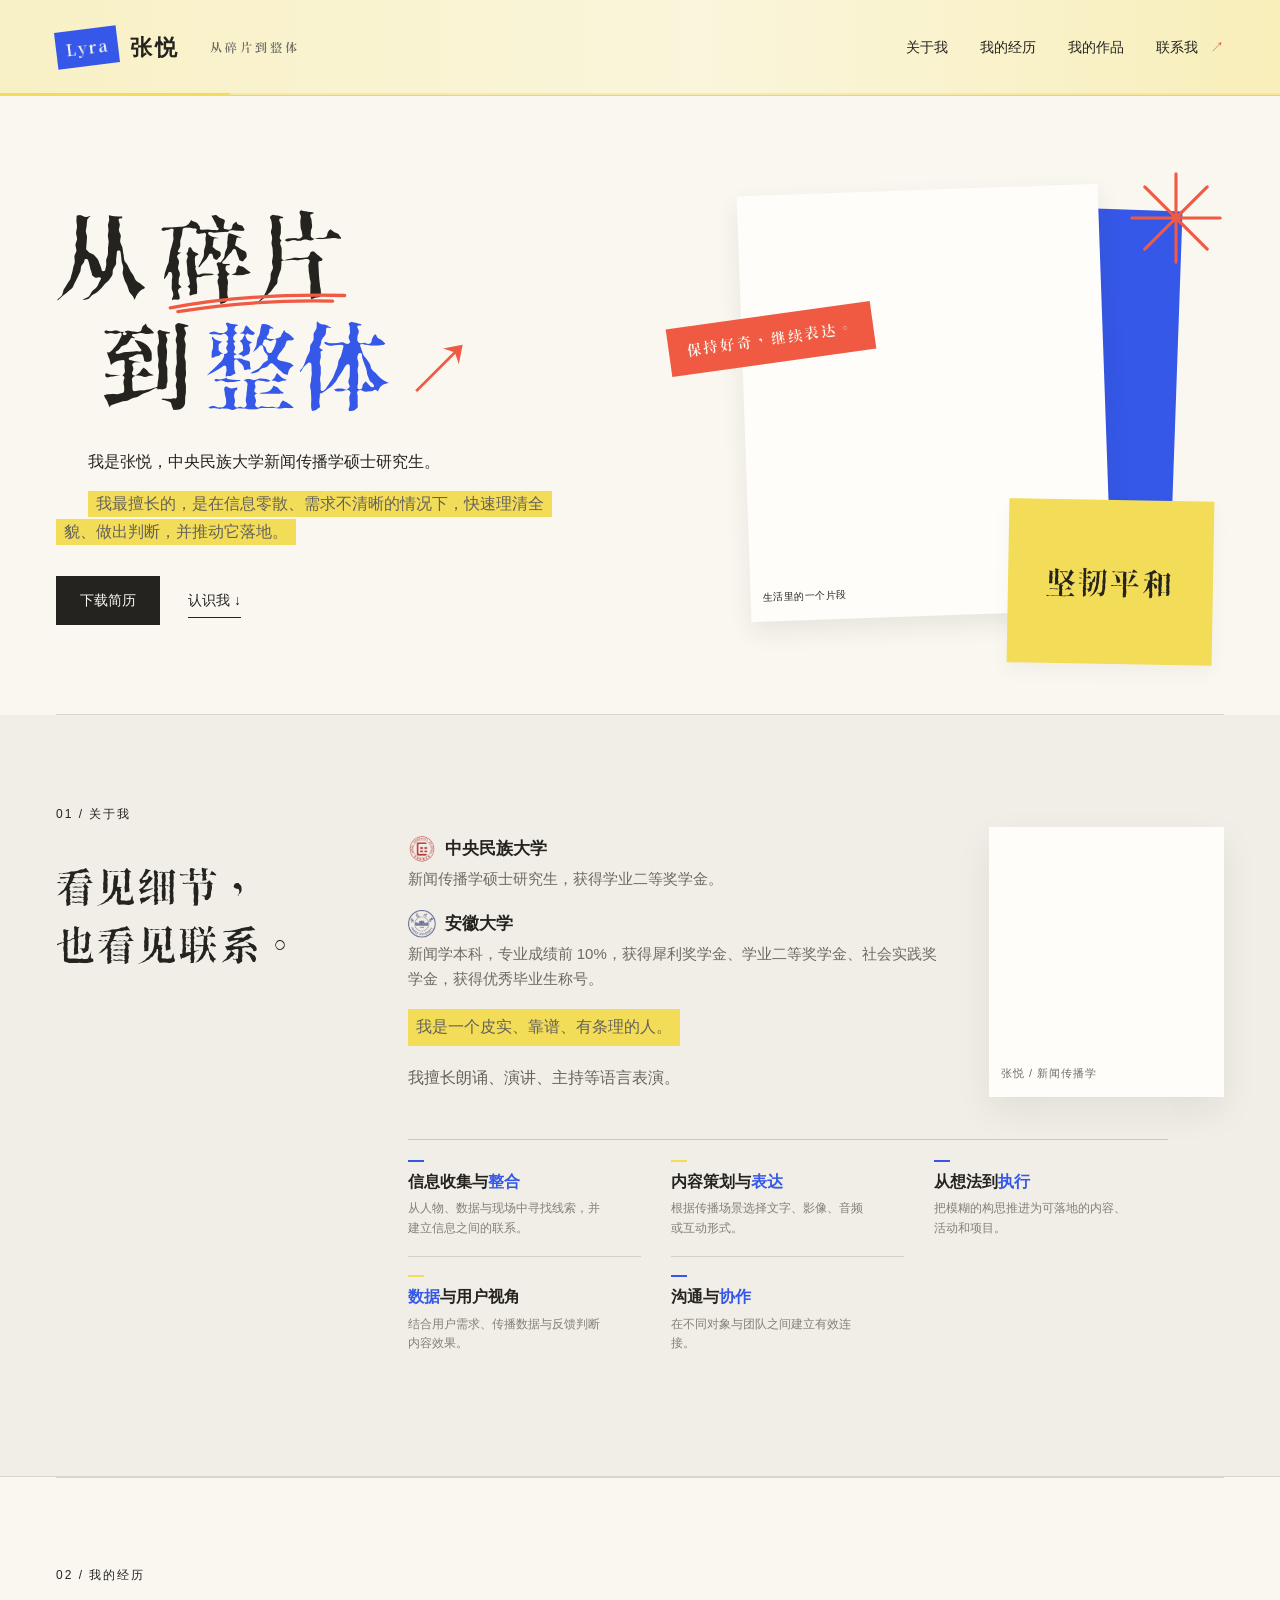
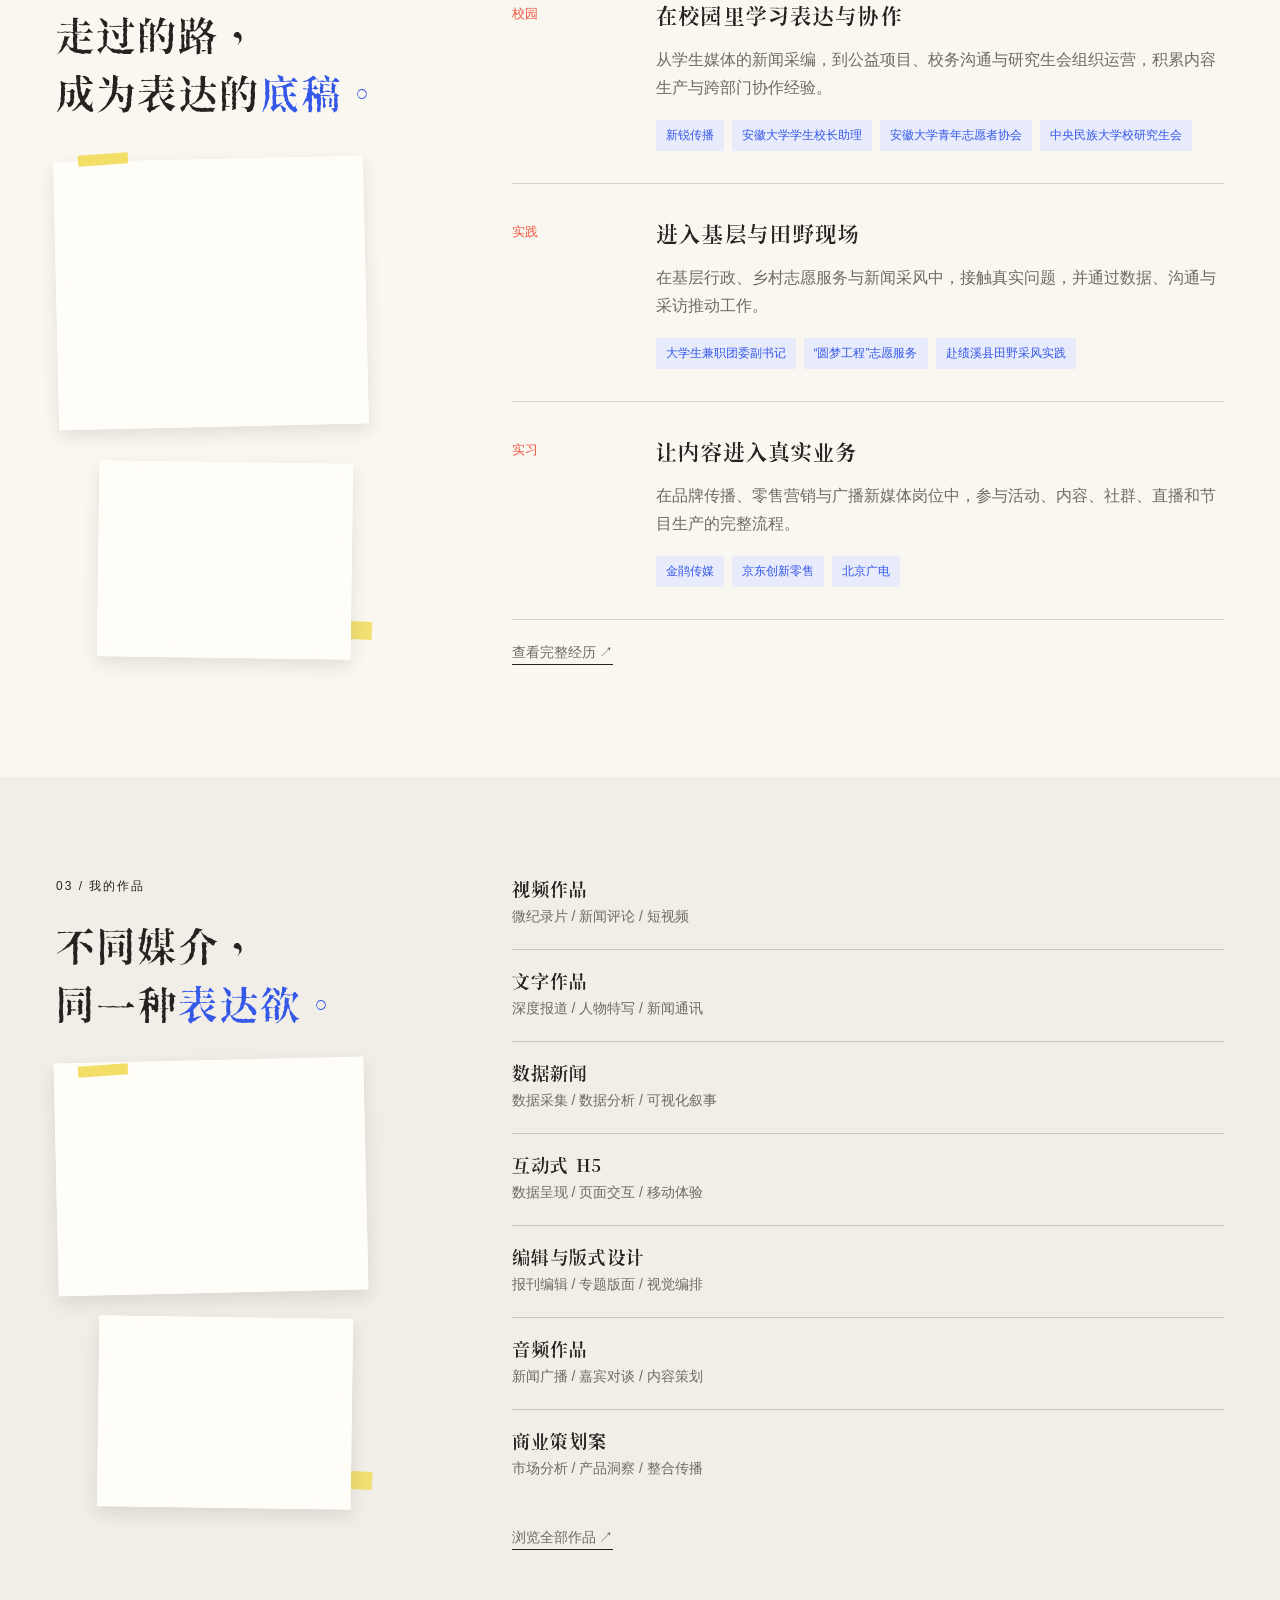
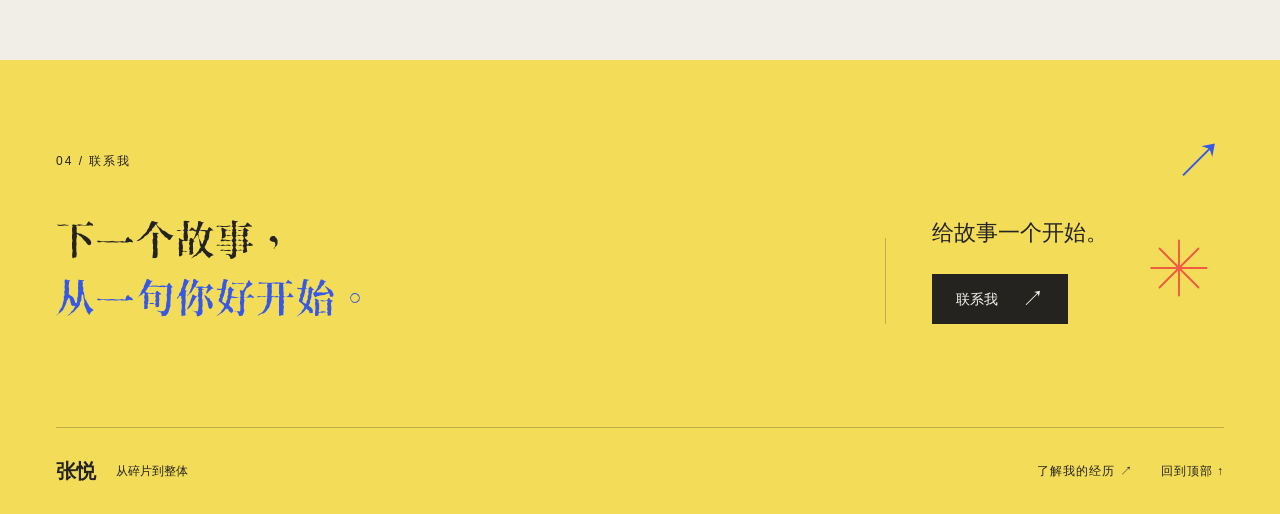
<file: index.html>
<!doctype html>
<html lang="zh-CN">
<head>
  <meta charset="utf-8">
  <meta name="viewport" content="width=device-width, initial-scale=1">
  <meta name="theme-color" content="#faf7f0">
  <meta name="description" content="张悦的个人作品集。从现场观察、访谈片段到数据与日常细节，用文字、影像与互动，将碎片整理成有脉络的故事。">
  <meta property="og:type" content="website">
  <meta property="og:title" content="张悦｜从碎片到整体">
  <meta property="og:description" content="张悦的个人作品集：从观察与收集出发，整理信息、连接线索，并找到合适的表达方式。">
  <meta name="twitter:card" content="summary">
  <title>张悦｜从碎片到整体</title>
  <link rel="icon" href="favicon.svg" type="image/svg+xml">
  <link rel="stylesheet" href="assets/fonts/xiangcui/result.css?v=20260916-04">
  <link rel="stylesheet" href="portfolio.css?v=20261007-04">
  <script src="portfolio.js?v=20261007-04" defer></script>
</head>
<body id="top" class="about-page">
<a class="skip" href="#main">跳至正文</a>
<header class="site-header">
  <a class="wordmark" href="#top" aria-label="张悦，返回顶部"><span class="mark" aria-hidden="true">Lyra</span><strong>张悦</strong><span class="wordmark-note">从碎片到整体</span></a>
  <nav aria-label="主导航">
    <a href="#about">关于我</a><a href="experience.html">我的经历</a><a href="works.html">我的作品</a><a href="contact.html">联系我 <span aria-hidden="true">↗</span></a>
  </nav>
</header>
<main id="main">
  <section class="hero shell" aria-labelledby="hero-title">
    <div class="hero-copy">
      <h1 id="hero-title">从<span class="fragment-word">碎片<svg aria-hidden="true" viewBox="0 0 220 20"><path d="M3 13 Q95 0 214 9 M12 18 Q105 8 199 15"/></svg></span><br><span class="hero-line-two">到<span class="whole-word">整体<span aria-hidden="true">↗</span></span></span></h1>
      <p class="hero-identity">我是张悦，中央民族大学新闻传播学硕士研究生。</p>
      <p class="hero-description"><span class="hero-description-highlight">我最擅长的，是在信息零散、需求不清晰的情况下，快速理清全貌、做出判断，并推动它落地。</span></p>
      <div class="hero-actions"><a class="button button-dark" href="联系我/张悦-19855687897-个人简历.pdf?v=20261009" download="张悦-19855687897-个人简历.pdf">下载简历</a><a class="text-link" href="#about">认识我 <span aria-hidden="true">↓</span></a></div>
    </div>
    <div class="collage" aria-label="照片与文字组成的个人拼贴">
      <div class="collage-blue" aria-hidden="true"></div>
      <figure class="photo-fragment"><picture class="responsive-media"><source media="(max-width: 760px)" srcset="关于我/MTXX_IMG_20260315_09522256.mobile.webp"><img src="关于我/MTXX_IMG_20260315_09522256.webp" width="1536" height="2048" alt="张悦在海边，戴着红色帽子和围巾，回头微笑" fetchpriority="high" decoding="async"></picture><figcaption><span>生活里的一个片段</span><span>01 / 观察</span></figcaption></figure>
      <div class="note-fragment"><p>坚韧平和</p></div>
      <span class="collage-label">保持好奇，继续表达。</span>
      <span class="collage-star decorative-spark" aria-hidden="true"><svg viewBox="0 0 100 100" focusable="false"><path d="M50 4V96M4 50H96M17.5 17.5L82.5 82.5M17.5 82.5L82.5 17.5"/></svg></span>
    </div>
    <div class="hero-divider" aria-hidden="true"></div>
  </section>

  <section class="about-intro" id="about" aria-labelledby="about-title">
    <div class="shell about-intro-grid">
      <header class="about-intro-side">
        <p class="eyebrow">01 / 关于我</p>
        <h2 id="about-title">看见细节，<br>也看见<span class="about-link-word">联系。</span></h2>
      </header>
      <div class="about-intro-main">
        <div class="about-story-grid about-editorial-layout">
          <div class="about-info-flow">
            <section class="about-education-panel">
              <div class="about-education-stack">
                <article class="about-education-record"><strong><img loading="lazy" decoding="async" width="1268" height="1241" class="school-emblem" src="关于我/中央民族大学校徽-透明.mobile.webp" alt=""><span>中央民族大学</span></strong><p>新闻传播学硕士研究生，获得学业二等奖学金。</p></article>
                <article class="about-education-record"><strong><img loading="lazy" decoding="async" width="1254" height="1254" class="school-emblem" src="关于我/安徽大学校徽-透明.mobile.webp" alt=""><span>安徽大学</span></strong><p>新闻学本科，专业成绩前 10%，获得犀利奖学金、学业二等奖学金、社会实践奖学金，获得优秀毕业生称号。</p></article>
              </div>
            </section>
            <section class="about-talent-panel">
              <p class="about-talent-copy"><span class="about-talent-highlight">我是一个皮实、靠谱、有条理的人。</span><span class="about-talent-line">我擅长朗诵、演讲、主持等语言表演。</span></p>
            </section>
          </div>
          <figure class="about-portrait">
            <span class="portrait-corner" aria-hidden="true"></span>
            <picture class="responsive-media"><source media="(max-width: 760px)" srcset="关于我/2026年3月_1787834545062.mobile.webp"><img src="关于我/2026年3月_1787834545062.webp?v=20260906212724" width="1535" height="1535" loading="lazy" decoding="async" alt="张悦戴着眼镜，坐在咖啡馆窗边的生活照"></picture>
            <figcaption>张悦 / 新闻传播学</figcaption>
          </figure>
        </div>
        <section class="about-capability-panel">
          <ol class="about-capability-list">
            <li><h4>信息收集与<span class="capability-highlight">整合</span></h4><p>从人物、数据与现场中寻找线索，并建立信息之间的联系。</p></li>
            <li><h4>内容策划与<span class="capability-highlight">表达</span></h4><p>根据传播场景选择文字、影像、音频或互动形式。</p></li>
            <li><h4>从想法到<span class="capability-highlight">执行</span></h4><p>把模糊的构思推进为可落地的内容、活动和项目。</p></li>
            <li><h4><span class="capability-highlight">数据</span>与用户视角</h4><p>结合用户需求、传播数据与反馈判断内容效果。</p></li>
            <li><h4>沟通与<span class="capability-highlight">协作</span></h4><p>在不同对象与团队之间建立有效连接。</p></li>
          </ol>
        </section>
      </div>
    </div>
  </section>

  <section class="experience-section shell section-grid" id="experience" aria-labelledby="experience-title">
    <header class="section-label"><p class="eyebrow">02 / 我的经历</p><h2 id="experience-title">走过的路，<br>成为表达的<span class="blue-text">底稿。</span></h2><div class="experience-side-gallery" aria-label="经历照片"><picture class="responsive-media"><source media="(max-width: 760px)" srcset="关于我/学生校长助理颁发证书.mobile.webp"><img width="1492" height="1276" src="关于我/学生校长助理颁发证书.webp" alt="安徽大学学生校长助理证书颁发现场" loading="lazy" decoding="async"></picture><picture class="responsive-media"><source media="(max-width: 760px)" srcset="关于我/圆梦工程.mobile.webp"><img width="4032" height="3024" src="关于我/圆梦工程.webp" alt="圆梦工程志愿服务现场" loading="lazy" decoding="async"></picture></div></header>
    <div class="experience-list">
      <article class="experience-item"><div class="experience-meta"><span>校园</span></div><div><h3>在校园里学习表达与协作</h3><p>从学生媒体的新闻采编，到公益项目、校务沟通与研究生会组织运营，积累内容生产与跨部门协作经验。</p><ul class="tags" aria-label="校园经历"><li><a href="experience.html#experience-xinrui">新锐传播</a></li><li><a href="experience.html#experience-student-assistant">安徽大学学生校长助理</a></li><li><a href="experience.html#experience-volunteer">安徽大学青年志愿者协会</a></li><li><a href="experience.html#experience-graduate-union">中央民族大学校研究生会</a></li></ul></div></article>
      <article class="experience-item"><div class="experience-meta"><span>实践</span></div><div><h3>进入基层与田野现场</h3><p>在基层行政、乡村志愿服务与新闻采风中，接触真实问题，并通过数据、沟通与采访推动工作。</p><ul class="tags" aria-label="实践经历"><li><a href="experience.html#experience-shanwang">大学生兼职团委副书记</a></li><li><a href="experience.html#experience-dream">“圆梦工程”志愿服务</a></li><li><a href="experience.html#experience-fieldwork">赴绩溪县田野采风实践</a></li></ul></div></article>
      <article class="experience-item"><div class="experience-meta"><span>实习</span></div><div><h3>让内容进入真实业务</h3><p>在品牌传播、零售营销与广播新媒体岗位中，参与活动、内容、社群、直播和节目生产的完整流程。</p><ul class="tags" aria-label="实习经历"><li><a href="experience.html#experience-jinjuan">金鹃传媒</a></li><li><a href="experience.html#experience-jd">京东创新零售</a></li><li><a href="experience.html#experience-bjrt">北京广电</a></li></ul></div></article>
      <p class="resume-note"><a class="text-link" href="experience.html">查看完整经历 ↗</a></p>
    </div>
  </section>

  <section class="projects-section" id="projects" aria-labelledby="projects-title">
    <div class="shell projects-layout">
      <header class="section-label projects-side"><p class="eyebrow">03 / 我的作品</p><h2 id="projects-title">不同媒介，<br>同一种<span class="blue-text">表达欲。</span></h2><div class="projects-side-gallery" aria-label="采风与拍摄照片"><figure class="projects-photo projects-photo-shoot"><picture class="responsive-media"><source media="(max-width: 760px)" srcset="关于我/拍摄.mobile.webp"><img width="4459" height="3344" src="关于我/拍摄.webp" alt="拍摄现场" loading="lazy" decoding="async"></picture></figure><figure class="projects-photo projects-photo-live"><picture class="responsive-media"><source media="(max-width: 760px)" srcset="关于我/采风实践.mobile.webp"><img width="2048" height="1536" src="关于我/采风实践.webp" alt="采风实践现场" loading="lazy" decoding="async"></picture></figure></div></header>
      <div class="projects-directory-column">
        <nav class="project-categories" aria-label="作品分类目录">
        <a class="directory-entry directory-entry--video" href="works.html#category-video"><span class="directory-number">01</span><span class="directory-copy"><strong>视频作品</strong><small>微纪录片 / 新闻评论 / 短视频</small></span><span class="directory-arrow" aria-hidden="true">↗</span><figure class="directory-preview"><img width="1183" height="663" data-preview-src="我的作品/视频作品/老机场建立新园博封面图.webp" alt="" loading="lazy" decoding="async"></figure></a>
        <a class="directory-entry directory-entry--writing" href="works.html#category-writing"><span class="directory-number">02</span><span class="directory-copy"><strong>文字作品</strong><small>深度报道 / 人物特写 / 新闻通讯</small></span><span class="directory-arrow" aria-hidden="true">↗</span><figure class="directory-preview"><img width="1269" height="846" data-preview-src="我的作品/文字报道/星星世界.webp" alt="" loading="lazy" decoding="async"></figure></a>
        <a class="directory-entry directory-entry--data" href="works.html#category-data"><span class="directory-number">03</span><span class="directory-copy"><strong>数据新闻</strong><small>数据采集 / 数据分析 / 可视化叙事</small></span><span class="directory-arrow" aria-hidden="true">↗</span><figure class="directory-preview"><img width="743" height="557" data-preview-src="我的作品/数据新闻/义乌爆单之后封面图.webp" alt="" loading="lazy" decoding="async"></figure></a>
        <a class="directory-entry directory-entry--h5" href="works.html#category-h5"><span class="directory-number">04</span><span class="directory-copy"><strong>互动式 H5</strong><small>数据呈现 / 页面交互 / 移动体验</small></span><span class="directory-arrow" aria-hidden="true">↗</span><figure class="directory-preview"><img width="1202" height="1602" class="directory-preview-image--top" data-preview-src="我的作品/互动式H5/徽风皖韵话非遗封面图.webp" alt="" loading="lazy" decoding="async"></figure></a>
        <a class="directory-entry directory-entry--editorial" href="works.html#category-editorial"><span class="directory-number">05</span><span class="directory-copy"><strong>编辑与版式设计</strong><small>报刊编辑 / 专题版面 / 视觉编排</small></span><span class="directory-arrow" aria-hidden="true">↗</span><figure class="directory-preview"><img width="1465" height="2048" class="directory-preview-image--top" data-preview-src="我的作品/编辑与版式设计/青年日报.webp" alt="" loading="lazy" decoding="async"></figure></a>
        <a class="directory-entry directory-entry--audio" href="works.html#category-audio"><span class="directory-number">06</span><span class="directory-copy"><strong>音频作品</strong><small>新闻广播 / 嘉宾对谈 / 内容策划</small></span><span class="directory-arrow" aria-hidden="true">↗</span><figure class="directory-preview"><img width="1008" height="1008" data-preview-src="我的作品/音频作品/我是实习生.webp" alt="" loading="lazy" decoding="async"></figure></a>
        <a class="directory-entry directory-entry--commercial" href="works.html#category-commercial"><span class="directory-number">07</span><span class="directory-copy"><strong>商业策划案</strong><small>市场分析 / 产品洞察 / 整合传播</small></span><span class="directory-arrow" aria-hidden="true">↗</span><figure class="directory-preview"><img width="2048" height="1448" data-preview-src="我的作品/商业策划案/我xiang自定义封面图.webp" alt="" loading="lazy" decoding="async"></figure></a>
        </nav>
        <p class="resume-note projects-more"><a class="text-link" href="works.html">浏览全部作品 ↗</a></p>
      </div>
    </div>
  </section>

  <section class="contact-section" id="contact" aria-labelledby="contact-title">
    <div class="shell">
      <div class="contact-top"><p class="eyebrow">04 / 联系我</p><span aria-hidden="true">↗</span></div>
      <div class="contact-grid"><div><h2 id="contact-title">下一个故事，<br><span>从一句你好开始。</span></h2></div><div class="contact-letter"><span class="decorative-spark" aria-hidden="true"><svg viewBox="0 0 100 100" focusable="false"><path d="M50 4V96M4 50H96M17.5 17.5L82.5 82.5M17.5 82.5L82.5 17.5"/></svg></span><p>给故事一个开始。</p><a class="button button-dark" href="contact.html">联系我 <span aria-hidden="true">↗</span></a></div></div>
      <footer><a class="footer-name" href="#top">张悦<span>从碎片到整体</span></a><div class="footer-links"><a href="experience.html">了解我的经历 ↗</a><a class="back-top" href="#top">回到顶部 ↑</a></div></footer>
    </div>
  </section>
</main>
</body>
</html>
</file>
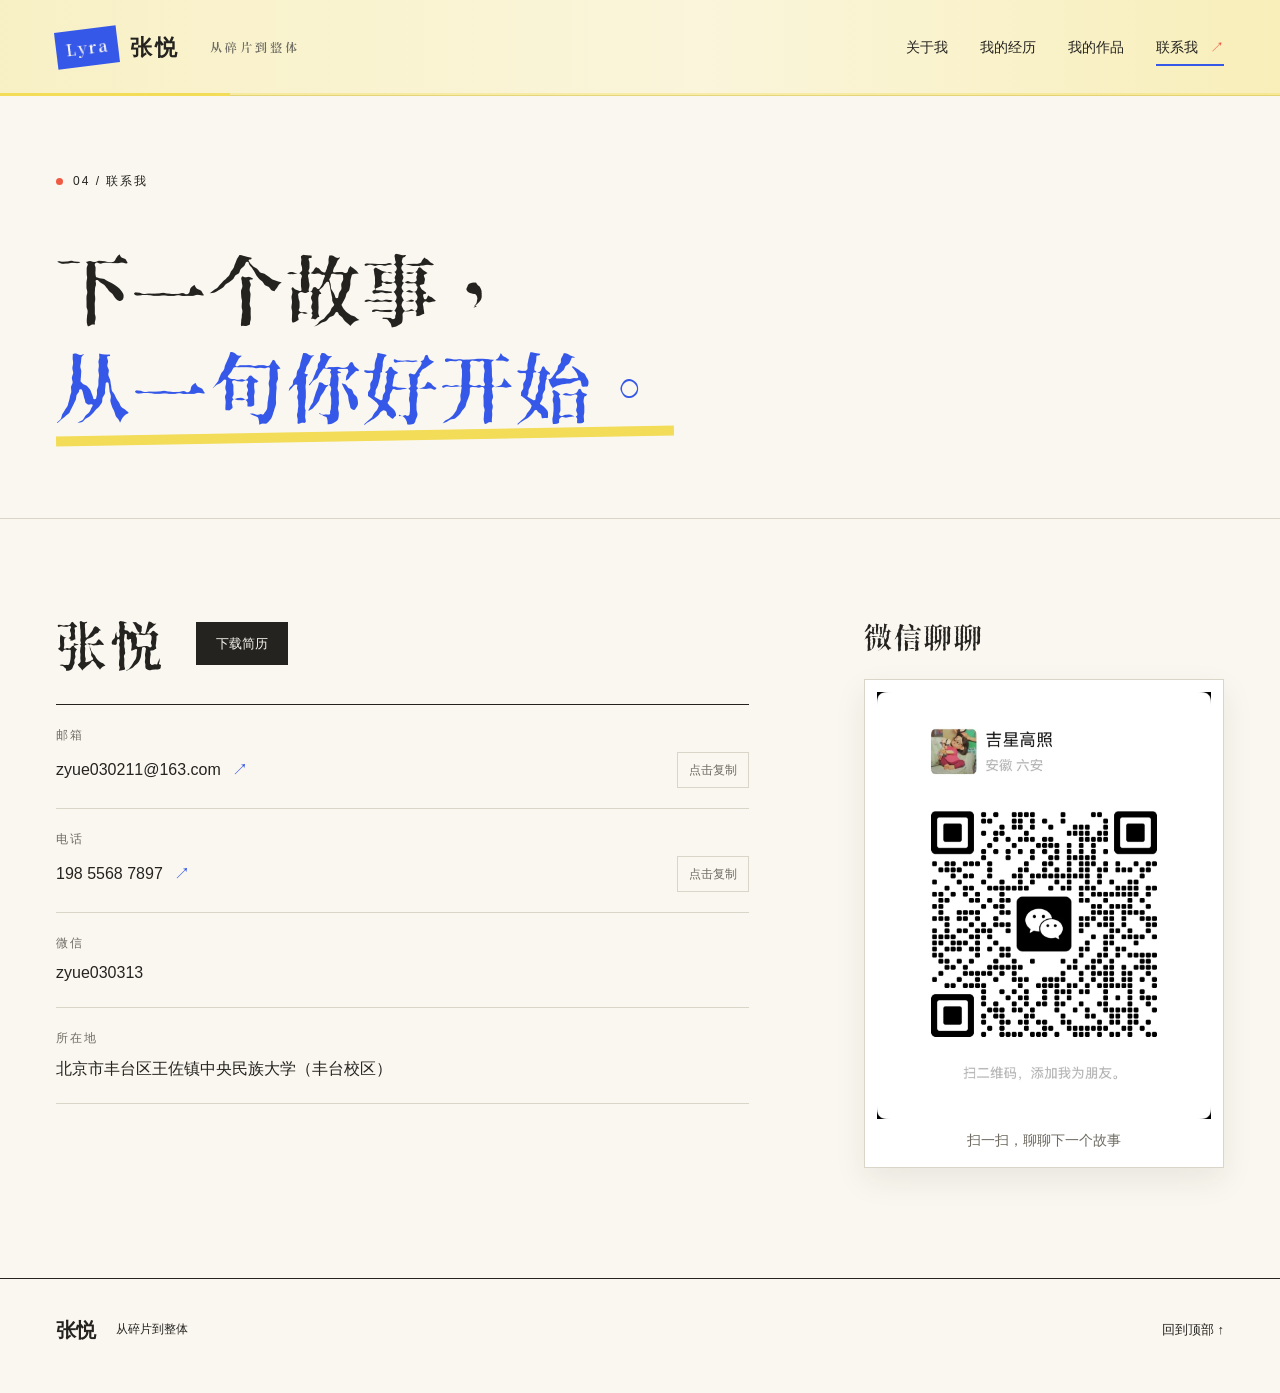
<file: contact.html>
<!doctype html>
<html lang="zh-CN">
<head>
  <meta charset="utf-8">
  <meta name="viewport" content="width=device-width, initial-scale=1">
  <meta name="theme-color" content="#faf7f0">
  <meta name="description" content="联系张悦，查看邮箱、电话、微信和所在地，或下载个人简历。">
  <meta property="og:type" content="website">
  <meta property="og:title" content="联系我｜张悦">
  <meta property="og:description" content="联系张悦，查看联系方式、下载个人简历，或通过邮件写信。">
  <meta name="twitter:card" content="summary">
  <title>联系我｜张悦</title>
  <link rel="icon" href="favicon.svg" type="image/svg+xml">
  <link rel="stylesheet" href="assets/fonts/xiangcui/result.css?v=20260916-04">
  <link rel="stylesheet" href="portfolio.css?v=20261007-04">
  <link rel="stylesheet" href="contact.css?v=20261006-02">
  <script src="contact.js?v=20261006-02" defer></script>
</head>
<body class="contact-page" id="top">
  <a class="skip" href="#contact-main">跳至联系信息</a>
  <header class="site-header">
    <a class="wordmark" href="index.html" aria-label="张悦，返回首页"><span class="mark" aria-hidden="true">Lyra</span><strong>张悦</strong><span class="wordmark-note">从碎片到整体</span></a>
    <nav aria-label="联系页导航"><a href="index.html#about">关于我</a><a href="experience.html">我的经历</a><a href="works.html">我的作品</a><a href="contact.html" aria-current="page">联系我 <span aria-hidden="true">↗</span></a></nav>
  </header>

  <main id="contact-main">
    <section class="contact-page-hero">
      <div class="contact-shell">
        <p class="eyebrow"><span class="dot"></span> 04 / 联系我</p>
        <div class="contact-page-hero-grid">
          <h1>下一个故事，<br><span class="contact-hero-line">从一句你好开始。</span></h1>
        </div>
      </div>
    </section>

    <section class="contact-page-body" aria-labelledby="contact-details-title">
      <div class="contact-shell contact-page-grid">
        <div class="contact-directory">
          <div class="contact-name-row"><h2 id="contact-details-title">张悦</h2><a class="button button-dark contact-resume" href="联系我/张悦-19855687897-个人简历.pdf?v=20261009" download="张悦-19855687897-个人简历.pdf">下载简历</a></div>
          <address>
            <div><span>邮箱</span><div class="contact-value-row"><a href="mailto:zyue030211@163.com">zyue030211@163.com <i aria-hidden="true">↗</i></a><button class="copy-control" type="button" data-copy="zyue030211@163.com" aria-label="复制邮箱">点击复制</button></div></div>
            <div><span>电话</span><div class="contact-value-row"><a href="tel:+8619855687897">198 5568 7897 <i aria-hidden="true">↗</i></a><button class="copy-control" type="button" data-copy="19855687897" aria-label="复制电话号码">点击复制</button></div></div>
            <div><span>微信</span><p>zyue030313</p></div>
            <div><span>所在地</span><p>北京市丰台区王佐镇中央民族大学（丰台校区）</p></div>
          </address>
        </div>
        <div class="contact-wechat">
          <h3>微信聊聊</h3>
          <figure class="contact-qr">
            <img src="联系我/二维码.webp" alt="张悦的微信二维码" loading="eager" decoding="async">
            <figcaption>扫一扫，聊聊下一个故事</figcaption>
          </figure>
        </div>
      </div>
    </section>
  </main>

  <footer class="contact-page-footer"><div class="contact-shell"><a class="footer-name" href="index.html">张悦<span>从碎片到整体</span></a><a href="#top">回到顶部 ↑</a></div></footer>
  <p class="contact-feedback" id="contact-feedback" role="status" aria-live="polite" aria-atomic="true"></p>
</body>
</html>
</file>
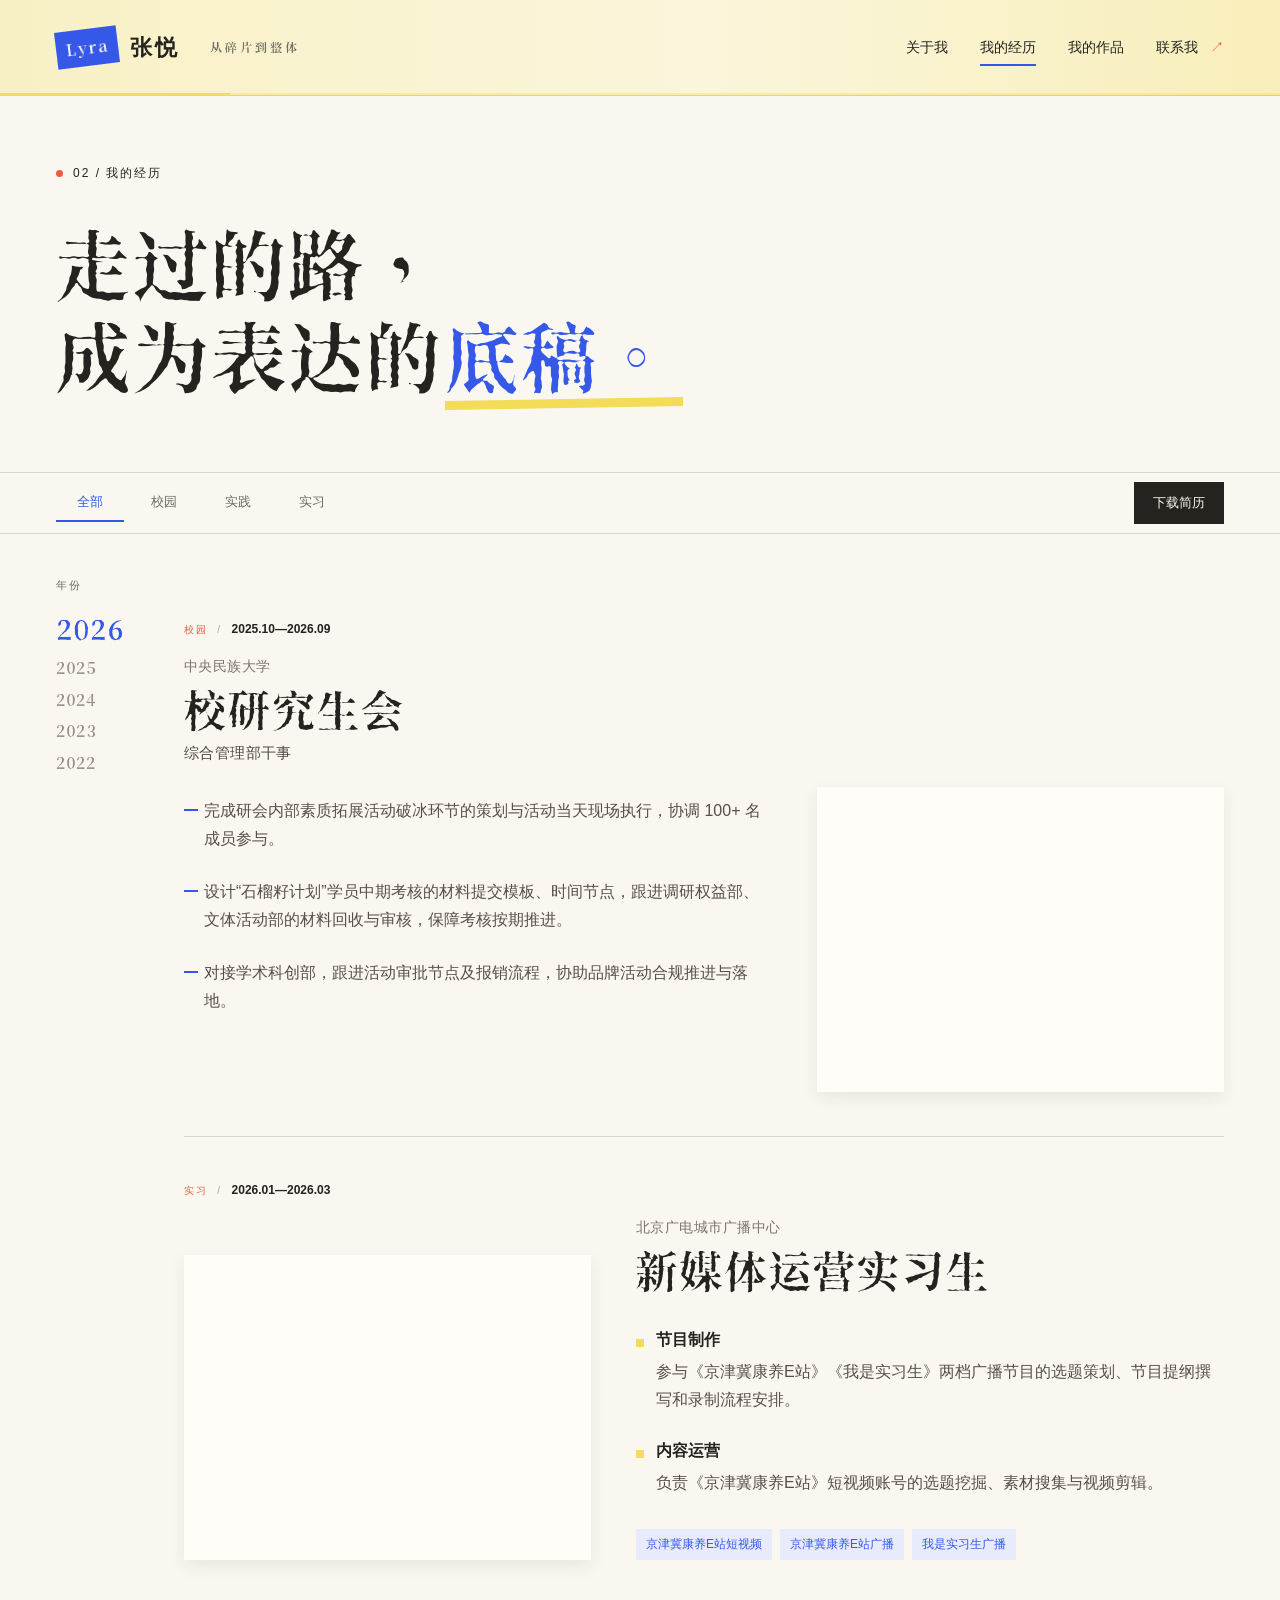
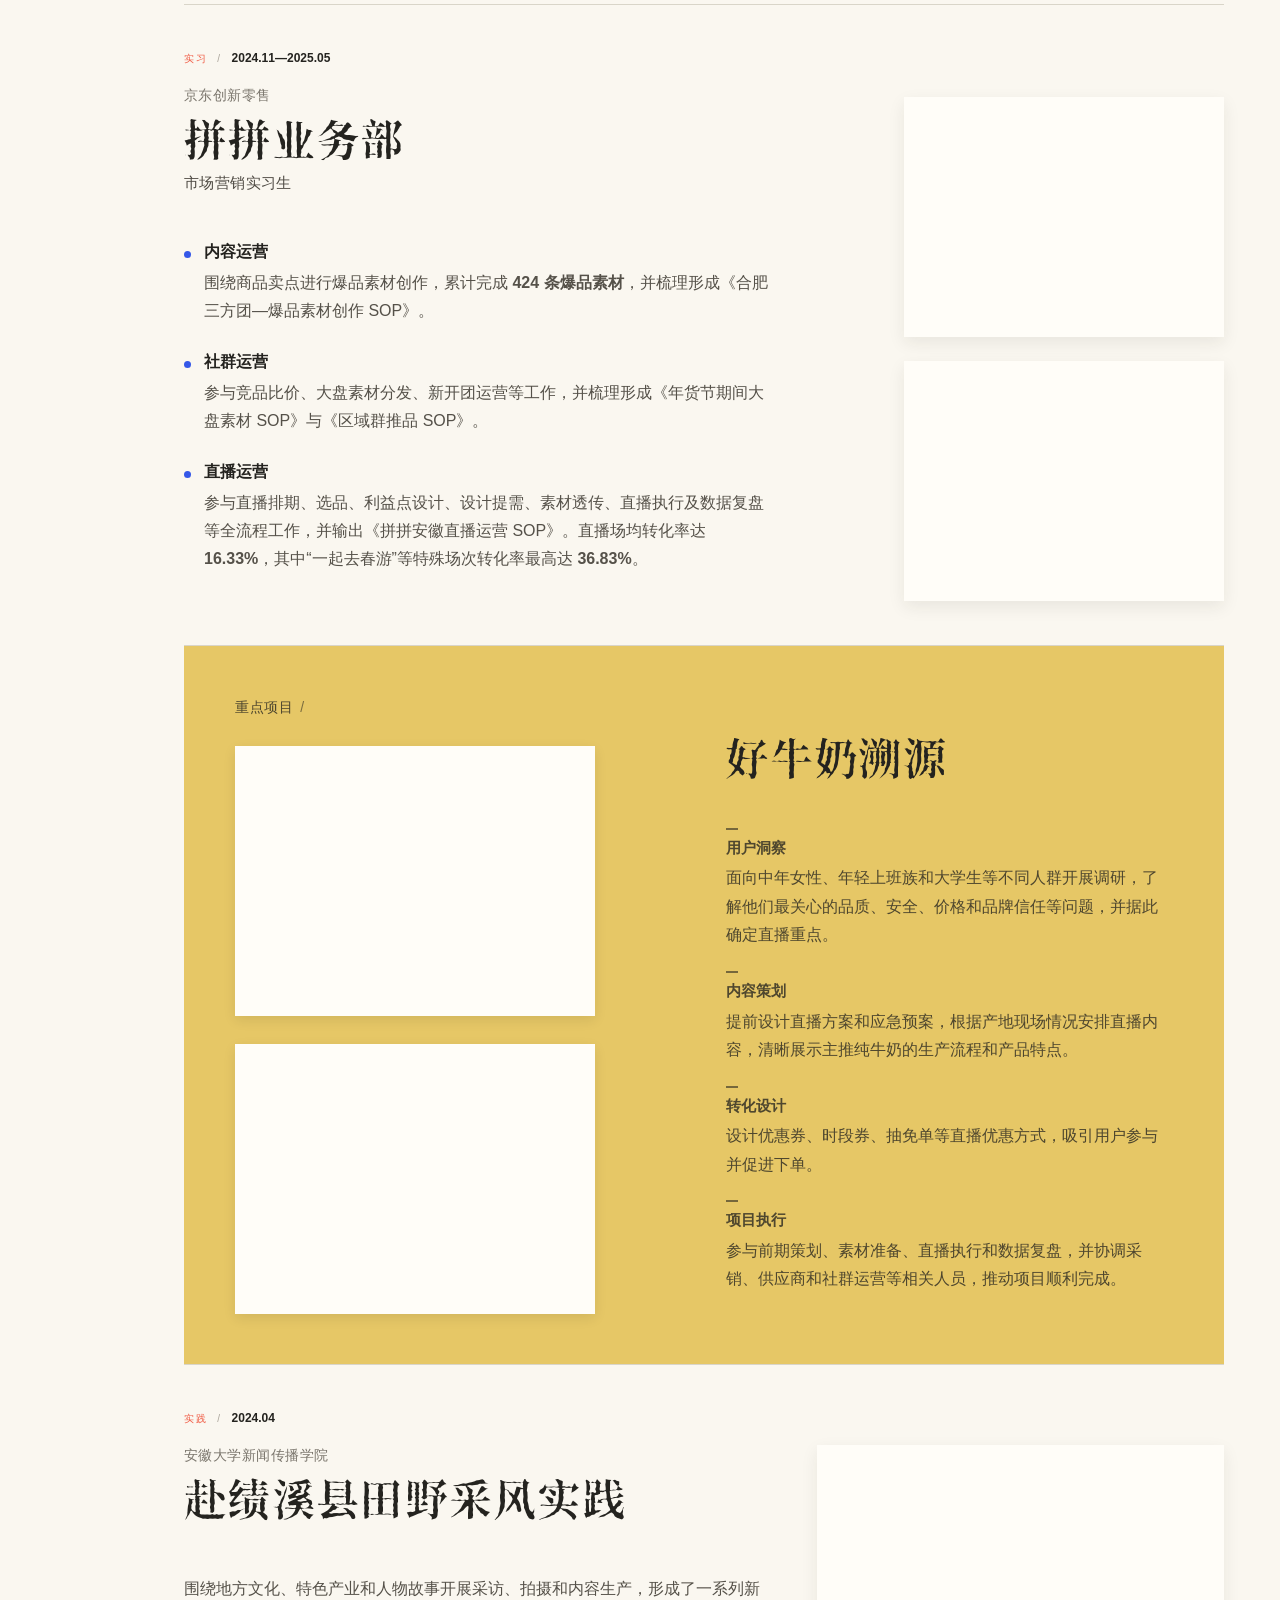
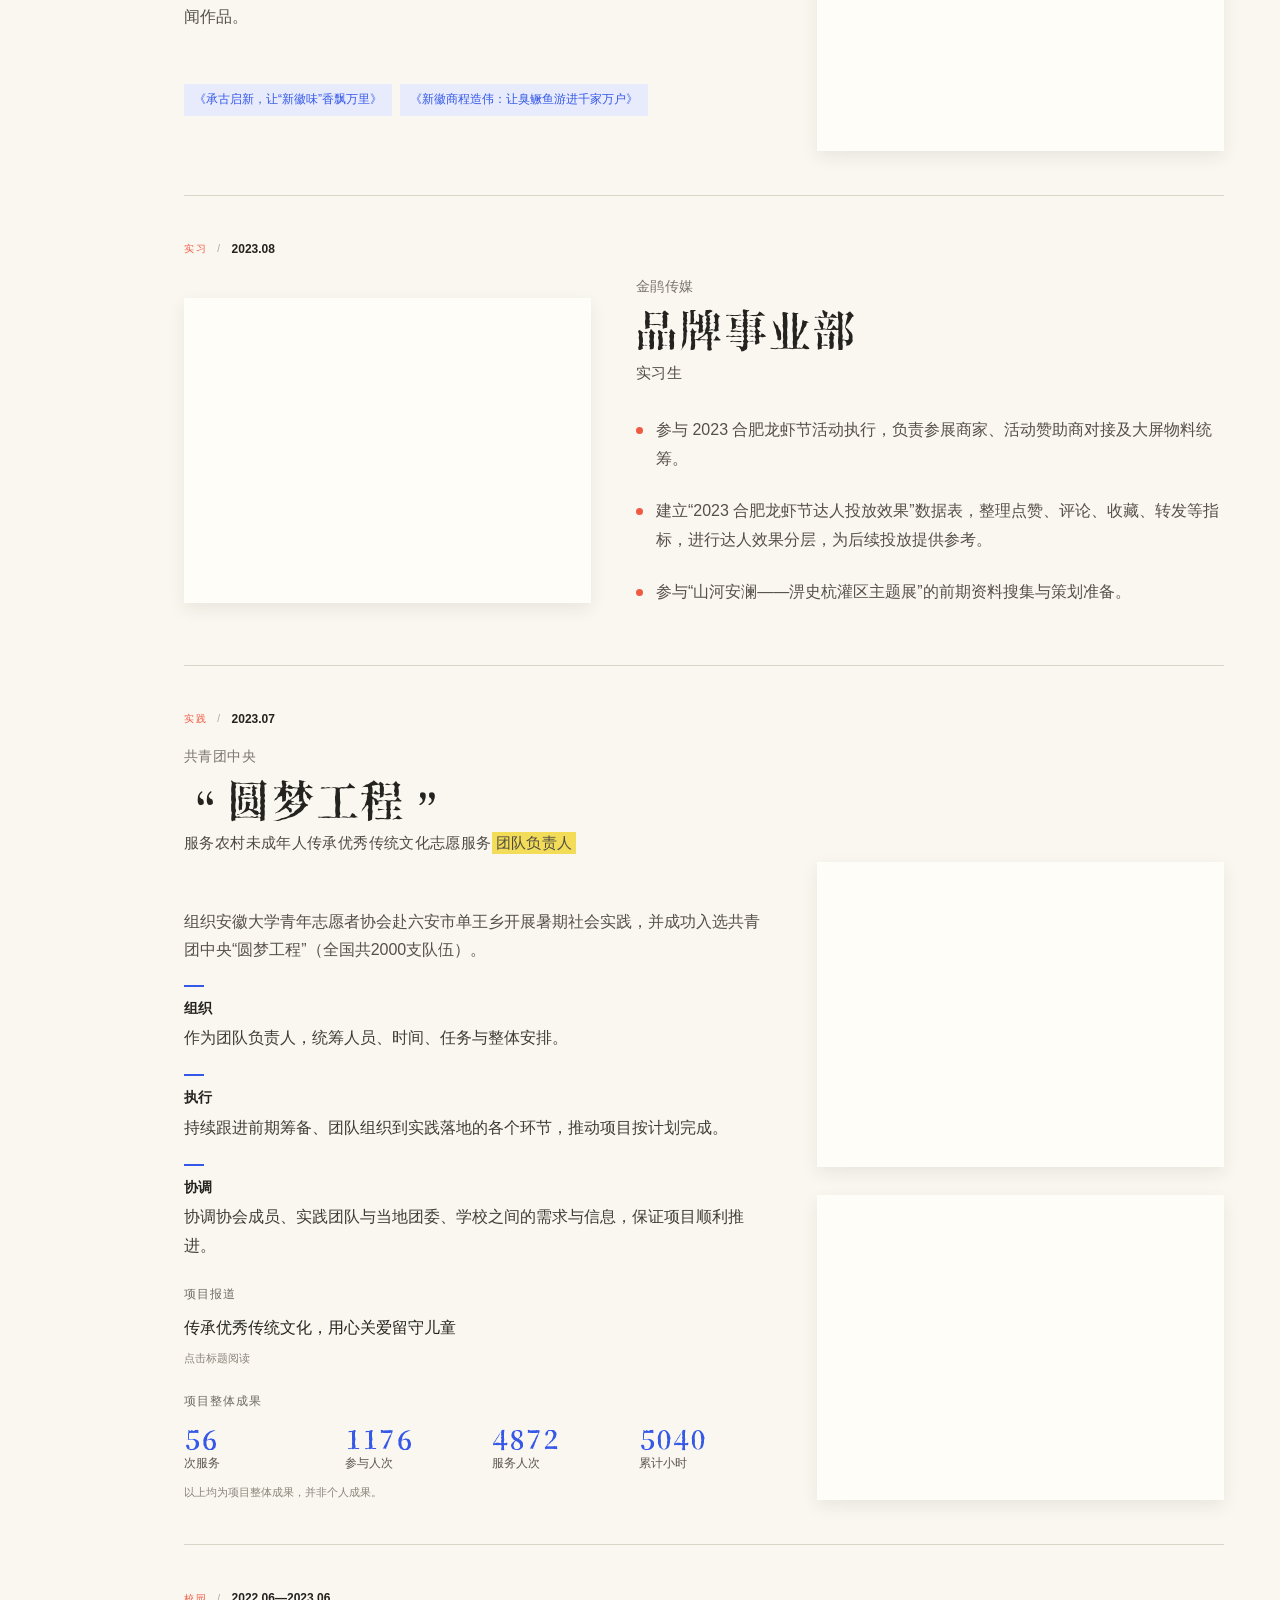
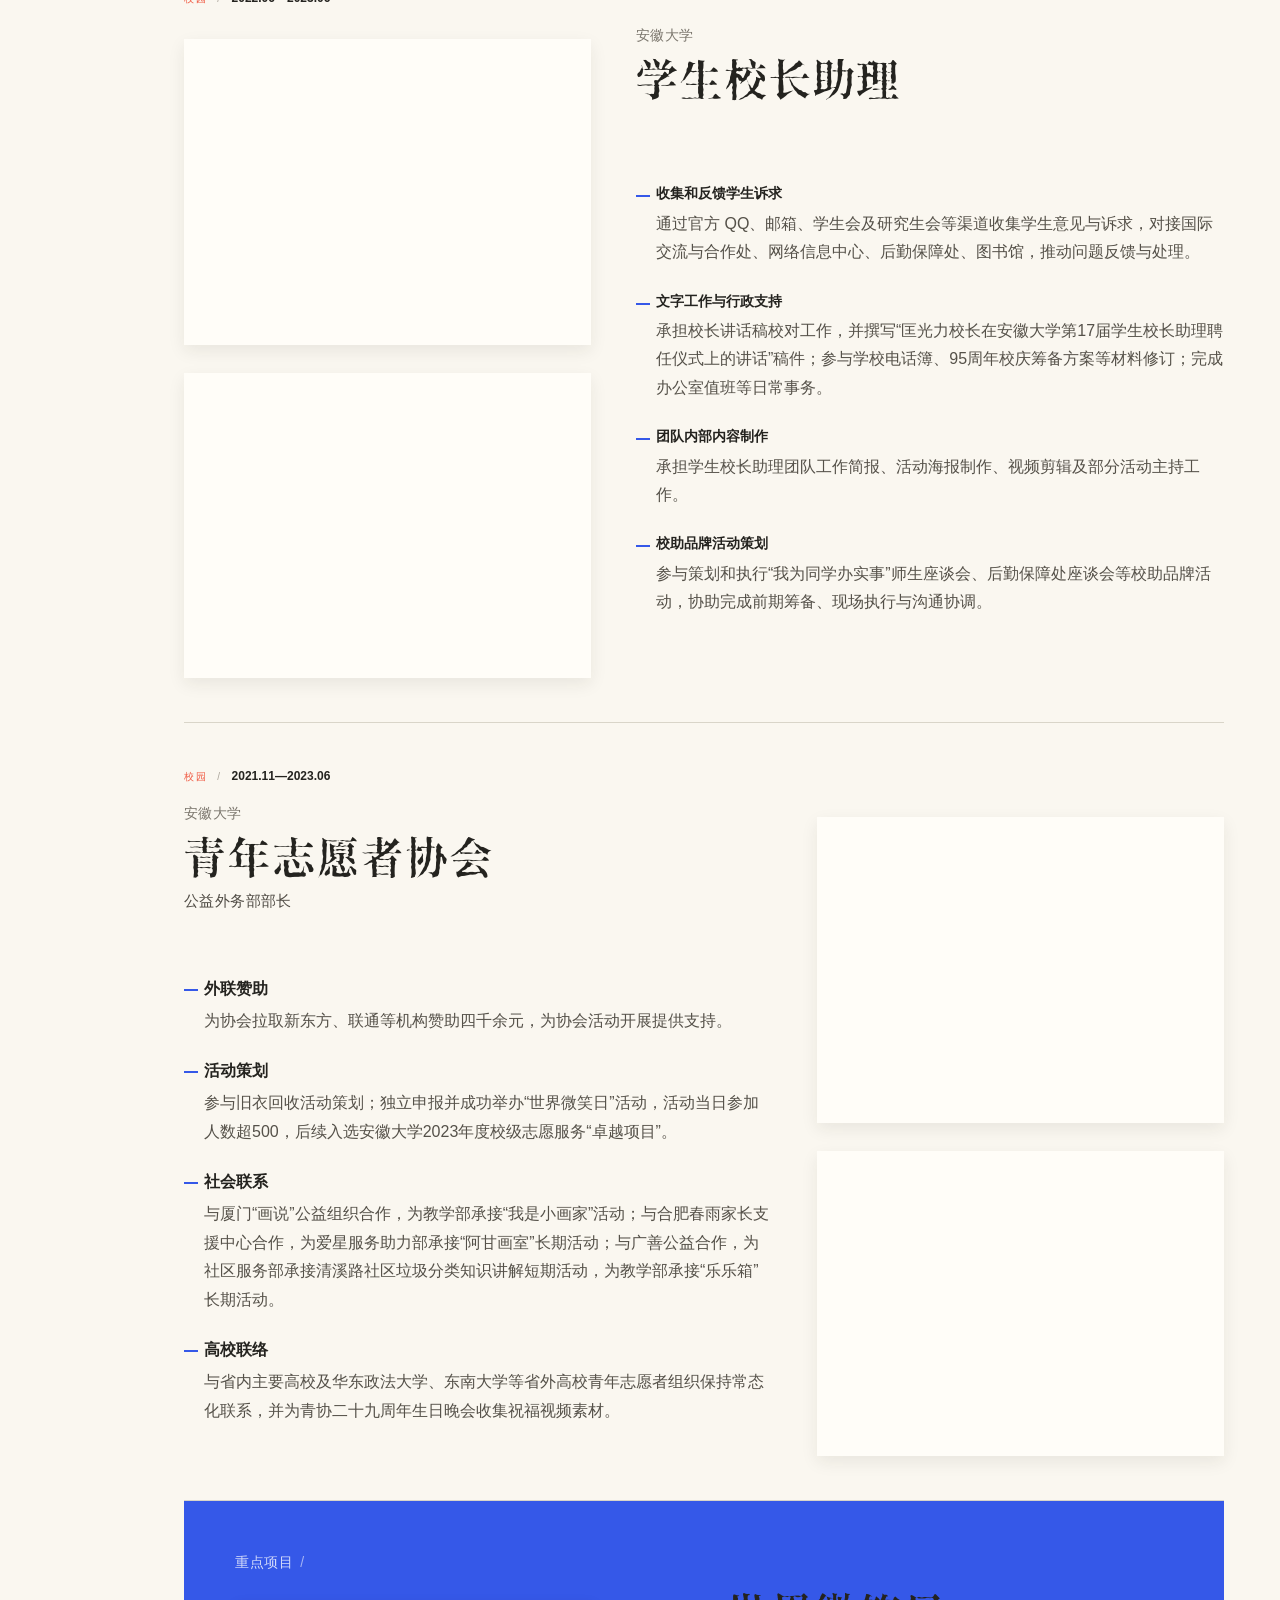
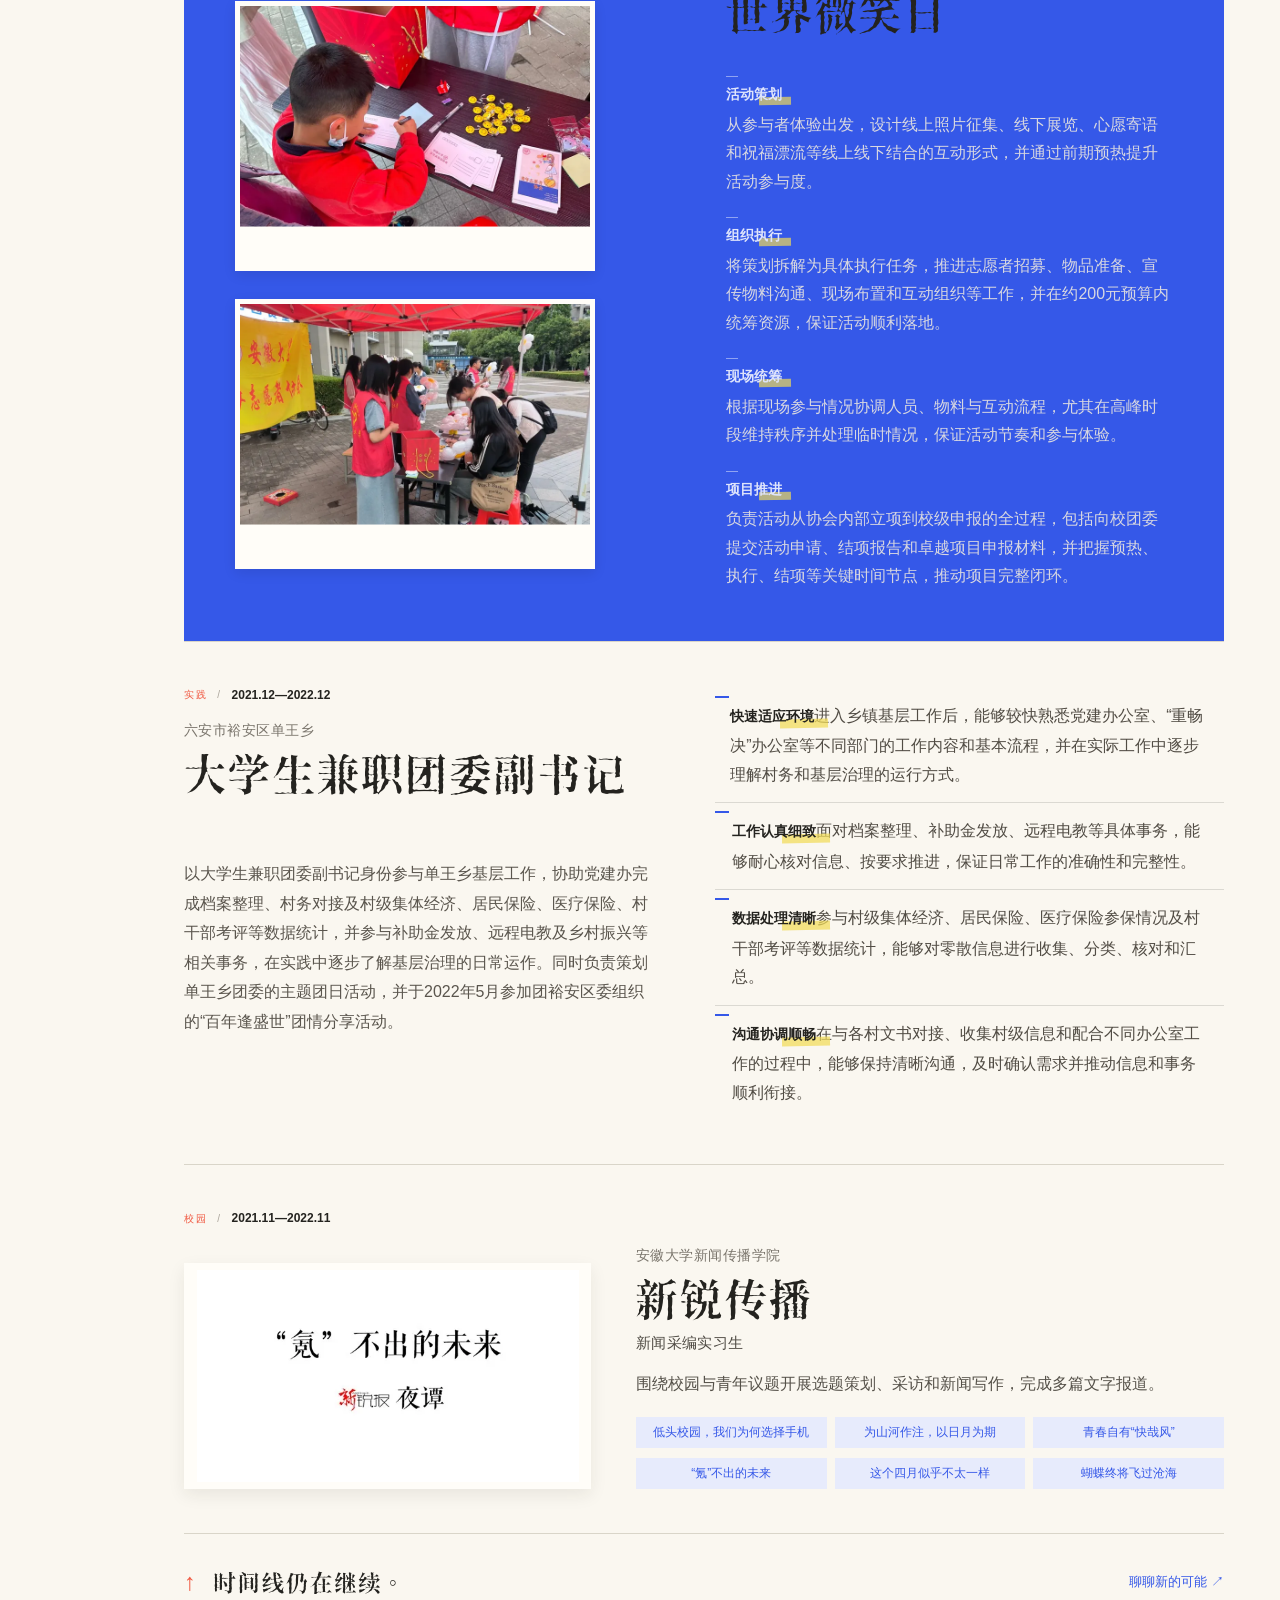
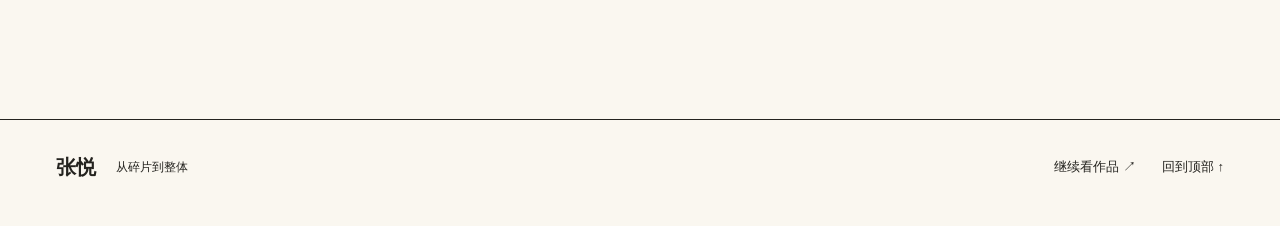
<file: experience.html>
<!doctype html>
<html lang="zh-CN">
<head>
  <meta charset="utf-8">
  <meta name="viewport" content="width=device-width, initial-scale=1">
  <meta name="theme-color" content="#faf7f0">
  <meta name="description" content="张悦的成长时间线，记录校园、实践与实习中的新闻采编、项目协作、内容运营与节目策划经历。">
  <meta property="og:type" content="website">
  <meta property="og:title" content="我的经历｜张悦">
  <meta property="og:description" content="张悦的成长时间线，记录校园、实践与实习中的新闻采编、项目协作、内容运营与节目策划经历。">
  <meta name="twitter:card" content="summary">
  <title>我的经历｜张悦</title>
  <link rel="icon" href="favicon.svg" type="image/svg+xml">
  <link rel="stylesheet" href="assets/fonts/xiangcui/result.css?v=20260916-04">
  <link rel="stylesheet" href="portfolio.css?v=20261007-04">
  <link rel="stylesheet" href="experience.css?v=20261007-04">
  <script src="experience.js?v=20261007-04" defer></script>
</head>
<body class="experience-page" id="top">
  <a class="skip" href="#timeline">跳至成长时间线</a>
  <header class="site-header">
    <a class="wordmark" href="index.html" aria-label="张悦，返回首页"><span class="mark" aria-hidden="true">Lyra</span><strong>张悦</strong><span class="wordmark-note">从碎片到整体</span></a>
    <nav aria-label="经历页导航"><a href="index.html#about">关于我</a><a href="experience.html" aria-current="page">我的经历</a><a href="works.html">我的作品</a><a href="contact.html">联系我 <span aria-hidden="true">↗</span></a></nav>
  </header>

  <main>
    <section class="timeline-hero" aria-labelledby="timeline-title">
      <div class="timeline-shell">
        <p class="eyebrow"><span class="dot"></span> 02 / 我的经历</p>
        <div class="timeline-hero-grid">
          <h1 id="timeline-title">走过的路，<br><span class="timeline-hero-line">成为表达的<span class="timeline-hero-accent">底稿。</span></span></h1>
        </div>
      </div>
    </section>

    <div class="timeline-toolbar" aria-label="筛选经历">
      <div class="timeline-shell"><div class="timeline-filters" role="group" aria-label="按经历类别筛选"><button type="button" data-filter="all" aria-pressed="true">全部</button><button type="button" data-filter="campus" aria-pressed="false">校园</button><button type="button" data-filter="practice" aria-pressed="false">实践</button><button type="button" data-filter="internship" aria-pressed="false">实习</button></div><a class="button button-dark toolbar-resume" href="联系我/张悦-19855687897-个人简历.pdf?v=20261009" download="张悦-19855687897-个人简历.pdf">下载简历</a></div>
    </div>

    <div class="timeline-shell timeline-layout" id="timeline">
      <aside class="year-rail" aria-label="年份导航"><p>年份</p><nav><a href="#year-2026" data-year-link="2026" aria-current="true">2026</a><a href="#year-2025" data-year-link="2025">2025</a><a href="#year-2024" data-year-link="2024">2024</a><a href="#year-2023" data-year-link="2023">2023</a><a href="#year-2022" data-year-link="2022">2022</a></nav></aside>

      <div class="timeline-feed">
        <section class="timeline-year" id="year-2025" data-year="2025" aria-labelledby="label-2025">
          <header class="year-heading"><h2 id="label-2025">2025</h2></header>

          <article class="timeline-post post-image is-reversed" id="experience-graduate-union" data-category="campus" data-year-group="2026" data-order="1">
            <div class="post-index"><time datetime="2025-10">2025.10—2026.09</time><span>校园</span></div>
            <div class="post-main"><div class="post-media single-photo"><picture class="responsive-media"><source media="(max-width: 760px)" srcset="我的经历/校研究生会.mobile.webp"><img width="2048" height="1365" src="我的经历/校研究生会.webp" alt="中央民族大学校研究生会一二·九青春歌会合影" loading="lazy" decoding="async"></picture></div><div class="post-copy"><p class="post-kicker">组织运营 / 流程协调</p><h3 class="experience-title"><span class="experience-title-org">中央民族大学</span><span class="experience-title-main">校研究生会</span><span class="experience-title-role">综合管理部干事</span></h3><ul class="core-work"><li>完成研会内部素质拓展活动破冰环节的策划与活动当天现场执行，协调 100+ 名成员参与。</li><li>设计“石榴籽计划”学员中期考核的材料提交模板、时间节点，跟进调研权益部、文体活动部的材料回收与审核，保障考核按期推进。</li><li>对接学术科创部，跟进活动审批节点及报销流程，协助品牌活动合规推进与落地。</li></ul><ul class="post-tags"><li>组织运营</li><li>活动策划</li><li>审批流程</li><li>跨部门协同</li></ul></div></div>
          </article>

          <article class="timeline-post post-typography" id="experience-bjrt" data-category="internship" data-year-group="2026" data-order="2">
            <div class="post-index"><time datetime="2026-01">2026.01—2026.03</time><span>实习</span></div>
            <div class="post-main"><div class="post-media single-photo fieldwork-cover"><picture class="responsive-media"><source media="(max-width: 760px)" srcset="我的经历/北京广电.mobile.webp"><img width="1536" height="2048" src="我的经历/北京广电.webp" alt="北京广电广播节目录制现场" loading="lazy" decoding="async"></picture></div><div class="post-copy"><h3 class="experience-title"><span class="experience-title-org">北京广电城市广播中心</span><span class="experience-title-main">新媒体运营实习生</span></h3><ul class="core-work"><li><strong>节目制作</strong>参与《京津冀康养E站》《我是实习生》两档广播节目的选题策划、节目提纲撰写和录制流程安排。</li><li><strong>内容运营</strong>负责《京津冀康养E站》短视频账号的选题挖掘、素材搜集与视频剪辑。</li></ul><div class="related-links related-tags"><a href="works.html#video-btv-health">京津冀康养E站短视频</a><a href="works.html#audio-health">京津冀康养E站广播</a><a href="works.html#audio-intern">我是实习生广播</a></div></div></div>
          </article>

          <article class="timeline-post post-image visual-anchor anchor-jd" id="experience-jd" data-category="internship" data-year-group="2025" data-order="1">
            <div class="post-index"><time datetime="2024-11">2024.11—2025.05</time><span>实习</span></div>
            <div class="post-main"><div class="post-copy"><p class="post-kicker">内容 / 社群 / 直播运营</p><h3 class="experience-title"><span class="experience-title-org">京东创新零售</span><span class="experience-title-main">拼拼业务部</span><span class="experience-title-role">市场营销实习生</span></h3><ul class="core-work jd-work"><li><strong>内容运营</strong>围绕商品卖点进行爆品素材创作，累计完成 <strong>424 条爆品素材</strong>，并梳理形成《合肥三方团—爆品素材创作 SOP》。</li><li><strong>社群运营</strong>参与竞品比价、大盘素材分发、新开团运营等工作，并梳理形成《年货节期间大盘素材 SOP》与《区域群推品 SOP》。</li><li><strong>直播运营</strong>参与直播排期、选品、利益点设计、设计提需、素材透传、直播执行及数据复盘等全流程工作，并输出《拼拼安徽直播运营 SOP》。直播场均转化率达 <strong>16.33%</strong>，其中“一起去春游”等特殊场次转化率最高达 <strong>36.83%</strong>。</li></ul></div><div class="post-media jd-collage"><picture class="responsive-media"><source media="(max-width: 760px)" srcset="我的经历/京东店团.mobile.webp"><img width="1024" height="768" src="我的经历/京东店团.webp" alt="京东店团运营记录" loading="lazy" decoding="async"></picture><picture class="responsive-media"><source media="(max-width: 760px)" srcset="我的经历/京东直播3.mobile.webp"><img width="2048" height="1536" src="我的经历/京东直播3.webp" alt="京东直播团队工作现场" loading="lazy" decoding="async"></picture></div></div>
          </article>

          <article class="timeline-post post-featured featured-yellow feature-milk" id="experience-milk" data-category="internship" data-year-group="2025" data-order="2">
            <div class="post-index"><span>重点项目</span></div>
            <div class="post-main"><h3 class="experience-title"><span class="experience-title-main">好牛奶溯源</span></h3><div class="featured-photo-strip two-up milk-photo-strip"><picture class="responsive-media"><source media="(max-width: 760px)" srcset="我的经历/溯源好牛奶3.mobile.webp"><img decoding="async" width="1299" height="974" src="我的经历/溯源好牛奶3.webp" alt="好牛奶溯源项目执行记录" loading="lazy"></picture><picture class="responsive-media"><source media="(max-width: 760px)" srcset="我的经历/溯源好牛奶4.mobile.webp"><img decoding="async" width="2048" height="1536" src="我的经历/溯源好牛奶4.webp" alt="好牛奶溯源直播现场" loading="lazy"></picture></div><div class="project-details milk-details-static" id="milk-details"><ul><li><strong>用户洞察</strong>面向中年女性、年轻上班族和大学生等不同人群开展调研，了解他们最关心的品质、安全、价格和品牌信任等问题，并据此确定直播重点。</li><li><strong>内容策划</strong>提前设计直播方案和应急预案，根据产地现场情况安排直播内容，清晰展示主推纯牛奶的生产流程和产品特点。</li><li><strong>转化设计</strong>设计优惠券、时段券、抽免单等直播优惠方式，吸引用户参与并促进下单。</li><li><strong>项目执行</strong>参与前期策划、素材准备、直播执行和数据复盘，并协调采销、供应商和社群运营等相关人员，推动项目顺利完成。</li></ul></div></div>
          </article>
        </section>

        <section class="timeline-year" id="year-2024" data-year="2024" aria-labelledby="label-2024">
          <header class="year-heading"><h2 id="label-2024">2024</h2></header>

          <article class="timeline-post post-typography" id="experience-fieldwork" data-category="practice" data-year-group="2024" data-order="1">
            <div class="post-index"><time datetime="2024-04">2024.04</time><span>实践</span></div>
            <div class="post-main"><div class="post-media single-photo fieldwork-cover"><picture class="responsive-media"><source media="(max-width: 760px)" srcset="我的经历/田野实践.mobile.webp"><img width="1024" height="810" src="我的经历/田野实践.webp" alt="赴绩溪县田野采风实践人物采访现场" loading="lazy" decoding="async"></picture></div><div class="post-copy"><p class="post-kicker">田野调查 / 新闻采风</p><h3 class="experience-title"><span class="experience-title-org">安徽大学新闻传播学院</span><span class="experience-title-main">赴绩溪县田野采风实践</span></h3><p class="post-summary">围绕地方文化、特色产业和人物故事开展采访、拍摄和内容生产，形成了一系列新闻作品。</p><div class="related-links related-tags"><a href="https://mp.weixin.qq.com/s/4MOisHtu0-MN9Z-EqpJhaQ" target="_blank" rel="noopener noreferrer">《承古启新，让“新徽味”香飘万里》</a><a href="我的作品/文字报道/新徽商程造伟：让臭鳜鱼游进千家万户.pdf" target="_blank" rel="noopener noreferrer">《新徽商程造伟：让臭鳜鱼游进千家万户》</a></div></div></div>
          </article>

          <article class="timeline-post post-typography" id="experience-xinrui" data-category="campus" data-year-group="2022" data-order="2">
            <div class="post-index"><time datetime="2021-11">2021.11—2022.11</time><span>校园</span></div>
            <div class="post-main"><div class="post-copy"><p class="post-kicker">校园媒体 / 新闻采编</p><h3 class="experience-title"><span class="experience-title-org">安徽大学新闻传播学院</span><span class="experience-title-main">新锐传播</span><span class="experience-title-role">新闻采编实习生</span></h3><p class="post-summary">围绕校园与青年议题开展选题策划、采访和新闻写作，完成多篇文字报道。</p><div class="related-links related-tags"><a href="https://mp.weixin.qq.com/s/6ZE8Md1vR61h51ps9mv6vg" target="_blank" rel="noopener">低头校园，我们为何选择手机</a><a href="https://mp.weixin.qq.com/s/K5uRnVZvTVGI24DANzoBpA" target="_blank" rel="noopener">为山河作注，以日月为期</a><a href="https://mp.weixin.qq.com/s/TjWvhRamebTrJRrKbLLlPw" target="_blank" rel="noopener">青春自有“快哉风”</a><a href="https://mp.weixin.qq.com/s/qHU0HNXYmmvPfSKArSrr_A" target="_blank" rel="noopener">“氪”不出的未来</a><a href="https://mp.weixin.qq.com/s/766v6DMWvHtzNy9UeaEnHQ" target="_blank" rel="noopener">这个四月似乎不太一样</a><a href="https://mp.weixin.qq.com/s/Yhtwa7VL77w_hFoqdYFWdQ" target="_blank" rel="noopener">蝴蝶终将飞过沧海</a></div></div><a class="post-media single-photo xinrui-cover" href="https://mp.weixin.qq.com/s/qHU0HNXYmmvPfSKArSrr_A" target="_blank" rel="noopener noreferrer" aria-label="阅读《“氪”不出的未来》"><img width="554" height="308" src="我的作品/文字报道/氪不出的未来.webp" alt="“氪”不出的未来文章封面" loading="lazy" decoding="async"></a></div>
          </article>

          <article class="timeline-post post-image student-assistant-post" id="experience-student-assistant" data-category="campus" data-year-group="2023" data-order="3">
            <div class="post-index"><time datetime="2022-06">2022.06—2023.06</time><span>校园</span></div>
            <div class="post-main"><div class="post-media experience-grid assistant-grid"><picture class="responsive-media"><source media="(max-width: 760px)" srcset="我的经历/学生校长助理聘任仪式.mobile.webp"><img decoding="async" width="1702" height="1276" src="我的经历/学生校长助理聘任仪式.webp" alt="安徽大学学生校长助理聘任仪式" loading="lazy"></picture><picture class="responsive-media"><source media="(max-width: 760px)" srcset="我的经历/学生校长助理活动现场.mobile.webp"><img decoding="async" width="2048" height="1536" src="我的经历/学生校长助理活动现场.webp" alt="安徽大学学生校长助理活动现场" loading="lazy"></picture></div><div class="post-copy"><p class="post-kicker">校务沟通 / 活动策划</p><h3 class="experience-title"><span class="experience-title-org">安徽大学</span><span class="experience-title-main">学生校长助理</span></h3><ul class="core-work columns"><li><strong>收集和反馈学生诉求</strong>通过官方 QQ、邮箱、学生会及研究生会等渠道收集学生意见与诉求，对接国际交流与合作处、网络信息中心、后勤保障处、图书馆，推动问题反馈与处理。</li><li><strong>文字工作与行政支持</strong>承担校长讲话稿校对工作，并撰写“匡光力校长在安徽大学第17届学生校长助理聘任仪式上的讲话”稿件；参与学校电话簿、95周年校庆筹备方案等材料修订；完成办公室值班等日常事务。</li><li><strong>团队内部内容制作</strong>承担学生校长助理团队工作简报、活动海报制作、视频剪辑及部分活动主持工作。</li><li><strong>校助品牌活动策划</strong>参与策划和执行“我为同学办实事”师生座谈会、后勤保障处座谈会等校助品牌活动，协助完成前期筹备、现场执行与沟通协调。</li></ul><ul class="post-tags"><li>跨部门沟通</li><li>文字工作</li><li>视觉物料</li><li>活动执行</li></ul></div></div>
          </article>
        </section>

        <section class="timeline-year" id="year-2023" data-year="2023" aria-labelledby="label-2023">
          <header class="year-heading"><h2 id="label-2023">2023</h2></header>

          <article class="timeline-post post-image accent-red" id="experience-jinjuan" data-category="internship" data-year-group="2023" data-order="1">
            <div class="post-index"><time datetime="2023-08">2023.08</time><span>实习</span></div>
            <div class="post-main"><div class="post-copy"><p class="post-kicker">活动执行 / 传播复盘</p><h3 class="experience-title"><span class="experience-title-org">金鹃传媒</span><span class="experience-title-main">品牌事业部</span><span class="experience-title-role">实习生</span></h3><ul class="core-work"><li>参与 2023 合肥龙虾节活动执行，负责参展商家、活动赞助商对接及大屏物料统筹。</li><li>建立“2023 合肥龙虾节达人投放效果”数据表，整理点赞、评论、收藏、转发等指标，进行达人效果分层，为后续投放提供参考。</li><li>参与“山河安澜——淠史杭灌区主题展”的前期资料搜集与策划准备。</li></ul><ul class="post-tags"><li>活动执行</li><li>商家对接</li><li>内容传播</li><li>数据复盘</li></ul></div><div class="post-media single-photo lobster-photo"><picture class="responsive-media"><source media="(max-width: 760px)" srcset="我的经历/合肥龙虾节.mobile.webp"><img width="1200" height="800" src="我的经历/合肥龙虾节.webp" alt="合肥龙虾节活动现场" loading="lazy" decoding="async"></picture></div></div>
          </article>

          <article class="timeline-post post-image visual-anchor anchor-volunteer" id="experience-volunteer" data-category="campus" data-year-group="2023" data-order="4">
            <div class="post-index"><time datetime="2021-11">2021.11—2023.06</time><span>校园</span></div>
            <div class="post-main"><div class="post-copy"><p class="post-kicker">公益项目 / 外部合作</p><h3 class="experience-title"><span class="experience-title-org">安徽大学</span><span class="experience-title-main">青年志愿者协会</span><span class="experience-title-role">公益外务部部长</span></h3><ul class="volunteer-work"><li><strong>外联赞助</strong>为协会拉取新东方、联通等机构赞助四千余元，为协会活动开展提供支持。</li><li><strong>活动策划</strong>参与旧衣回收活动策划；独立申报并成功举办<mark class="volunteer-highlight">“世界微笑日”</mark>活动，活动当日参加人数超500，后续入选安徽大学2023年度校级志愿服务“卓越项目”。</li><li><strong>社会联系</strong>与<mark class="volunteer-highlight">厦门“画说”</mark>公益组织合作，为教学部承接“我是小画家”活动；与<mark class="volunteer-highlight">合肥春雨家长支援中心</mark>合作，为爱星服务助力部承接“阿甘画室”长期活动；与<mark class="volunteer-highlight">广善公益</mark>合作，为社区服务部承接清溪路社区垃圾分类知识讲解短期活动，为教学部承接“乐乐箱”长期活动。</li><li><strong>高校联络</strong>与省内主要高校及华东政法大学、东南大学等省外高校青年志愿者组织保持常态化联系，并为青协二十九周年生日晚会收集祝福视频素材。</li></ul><ul class="post-tags"><li>公益策划</li><li>资源拓展</li><li>外部联络</li><li>跨组织协作</li></ul></div><div class="post-media volunteer-grid"><picture class="responsive-media"><source media="(max-width: 760px)" srcset="我的经历/公益外务部例会.mobile.webp"><img width="1800" height="1200" src="我的经历/公益外务部例会.webp" alt="安徽大学青年志愿者协会公益外务部例会" loading="lazy" decoding="async"></picture><picture class="responsive-media"><source media="(max-width: 760px)" srcset="我的经历/公益外务部合照.mobile.webp"><img width="1800" height="1200" src="我的经历/公益外务部合照.webp" alt="安徽大学青年志愿者协会公益外务部合照" loading="lazy" decoding="async"></picture></div></div>
          </article>

          <article class="timeline-post post-featured featured-blue feature-smile" data-category="campus" data-year-group="2023" data-order="5">
            <div class="post-index"><span>重点项目</span></div>
            <div class="post-main editorial-entry">
              <h3 class="experience-title"><span class="experience-title-main">世界微笑日</span></h3>
              <div class="post-copy"><div class="project-details smile-details-static"><ul><li><strong>活动策划</strong>从参与者体验出发，设计线上照片征集、线下展览、心愿寄语和祝福漂流等线上线下结合的互动形式，并通过前期预热提升活动参与度。</li><li><strong>组织执行</strong>将策划拆解为具体执行任务，推进志愿者招募、物品准备、宣传物料沟通、现场布置和互动组织等工作，并在约200元预算内统筹资源，保证活动顺利落地。</li><li><strong>现场统筹</strong>根据现场参与情况协调人员、物料与互动流程，尤其在高峰时段维持秩序并处理临时情况，保证活动节奏和参与体验。</li><li><strong>项目推进</strong>负责活动从协会内部立项到校级申报的全过程，包括向校团委提交活动申请、结项报告和卓越项目申报材料，并把握预热、执行、结项等关键时间节点，推动项目完整闭环。</li></ul></div></div>
              <div class="featured-photo-strip two-up smile-photo-strip"><picture class="responsive-media"><source media="(max-width: 760px)" srcset="我的经历/世界微笑日1.mobile.webp"><img decoding="async" width="2048" height="1535" src="我的经历/世界微笑日1.webp" alt="世界微笑日项目活动现场" loading="lazy"></picture><picture class="responsive-media"><source media="(max-width: 760px)" srcset="我的经历/世界微笑日3.mobile.webp"><img decoding="async" width="1920" height="1440" src="我的经历/世界微笑日3.webp" alt="世界微笑日项目互动现场" loading="lazy"></picture></div>
            </div>
          </article>

          <article class="timeline-post post-image outcome-post" id="experience-dream" data-category="practice" data-year-group="2023" data-order="2">
            <div class="post-index"><time datetime="2023-07">2023.07</time><span>实践</span></div>
            <div class="post-main"><div class="post-media dream-collage"><picture class="responsive-media"><source media="(max-width: 760px)" srcset="我的经历/圆梦工程1.mobile.webp"><img decoding="async" width="2048" height="1536" src="我的经历/圆梦工程1.webp" alt="圆梦工程志愿服务课堂现场" loading="lazy"></picture><picture class="responsive-media"><source media="(max-width: 760px)" srcset="我的经历/圆梦工程3.mobile.webp"><img decoding="async" width="1536" height="2048" src="我的经历/圆梦工程3.webp" alt="圆梦工程乡村支教活动记录" loading="lazy"></picture></div><div class="post-copy"><p class="post-kicker">项目策划 / 乡村支教</p><h3 class="experience-title"><span class="experience-title-org">共青团中央</span><span class="experience-title-main">“圆梦工程”</span><span class="experience-title-role">服务农村未成年人传承优秀传统文化志愿服务<mark class="experience-role-highlight">团队负责人</mark></span></h3><p class="post-summary">组织安徽大学青年志愿者协会赴六安市单王乡开展暑期社会实践，并成功入选共青团中央“圆梦工程”（全国共2000支队伍）。</p><ul class="core-work"><li><strong>组织</strong>作为团队负责人，统筹人员、时间、任务与整体安排。</li><li><strong>执行</strong>持续跟进前期筹备、团队组织到实践落地的各个环节，推动项目按计划完成。</li><li><strong>协调</strong>协调协会成员、实践团队与当地团委、学校之间的需求与信息，保证项目顺利推进。</li></ul><div class="related-links project-report"><p>项目报道</p><a href="https://xiaoyuan.cycnet.com.cn/s?uid=4723047&amp;app_version=1.4.9&amp;sid=1568848&amp;time=1691482110&amp;signature=kNXjrme82G3An0wVvWpamLL8Ktgb3w97gq9dJKyL5YRxElM6Zo&amp;sign=899a5ee5f5ffafea59622cef9dba85b8#" target="_blank" rel="noopener noreferrer">传承优秀传统文化，用心关爱留守儿童</a><small>点击标题阅读</small></div><div class="project-numbers" aria-label="项目整体成果"><p>项目整体成果</p><span><strong>56</strong>次服务</span><span><strong>1176</strong>参与人次</span><span><strong>4872</strong>服务人次</span><span><strong>5040</strong>累计小时</span><small>以上均为项目整体成果，并非个人成果。</small></div></div></div>
          </article>
        </section>

        <section class="timeline-year" id="year-2021" data-year="2021" aria-labelledby="label-2021">
          <header class="year-heading"><h2 id="label-2021">2021</h2></header>
          <article class="timeline-post post-typography year-led" id="experience-shanwang" data-category="practice" data-year-group="2022" data-order="1">
            <div class="shanwang-layout">
              <div class="shanwang-narrative">
                <div class="post-index"><time datetime="2021-12">2021.12—2022.12</time><span>实践</span></div>
                <div class="post-main"><div class="giant-year" aria-hidden="true">2021</div><p class="post-kicker">基层治理 / 行政协助</p><h3 class="experience-title"><span class="experience-title-org">六安市裕安区单王乡</span><span class="experience-title-main">大学生兼职团委副书记</span></h3><p class="post-summary">以大学生兼职团委副书记身份参与单王乡基层工作，协助党建办完成档案整理、村务对接及村级集体经济、居民保险、医疗保险、村干部考评等数据统计，并参与补助金发放、远程电教及乡村振兴等相关事务，在实践中逐步了解基层治理的日常运作。同时负责策划单王乡团委的主题团日活动，并于2022年5月参加团裕安区委组织的“百年逢盛世”团情分享活动。</p><ul class="post-tags"><li>基层治理</li><li>数据统计</li><li>群众沟通</li><li>行政协助</li></ul></div>
              </div>
              <ul class="core-work year-led-work shanwang-abilities" aria-label="核心能力"><li><strong>快速适应环境</strong>进入乡镇基层工作后，能够较快熟悉党建办公室、“重畅决”办公室等不同部门的工作内容和基本流程，并在实际工作中逐步理解村务和基层治理的运行方式。</li><li><strong>工作认真细致</strong>面对档案整理、补助金发放、远程电教等具体事务，能够耐心核对信息、按要求推进，保证日常工作的准确性和完整性。</li><li><strong>数据处理清晰</strong>参与村级集体经济、居民保险、医疗保险参保情况及村干部考评等数据统计，能够对零散信息进行收集、分类、核对和汇总。</li><li><strong>沟通协调顺畅</strong>在与各村文书对接、收集村级信息和配合不同办公室工作的过程中，能够保持清晰沟通，及时确认需求并推动信息和事务顺利衔接。</li></ul>
            </div>
          </article>
        </section>

        <div class="timeline-end"><span aria-hidden="true">↑</span><p>时间线仍在继续。</p><a href="contact.html">聊聊新的可能 ↗</a></div>
      </div>
    </div>
  </main>

  <footer class="timeline-footer"><div class="timeline-shell"><a class="footer-name" href="index.html">张悦<span>从碎片到整体</span></a><div><a href="works.html">继续看作品 ↗</a><a href="#top">回到顶部 ↑</a></div></div></footer>
</body>
</html>
</file>
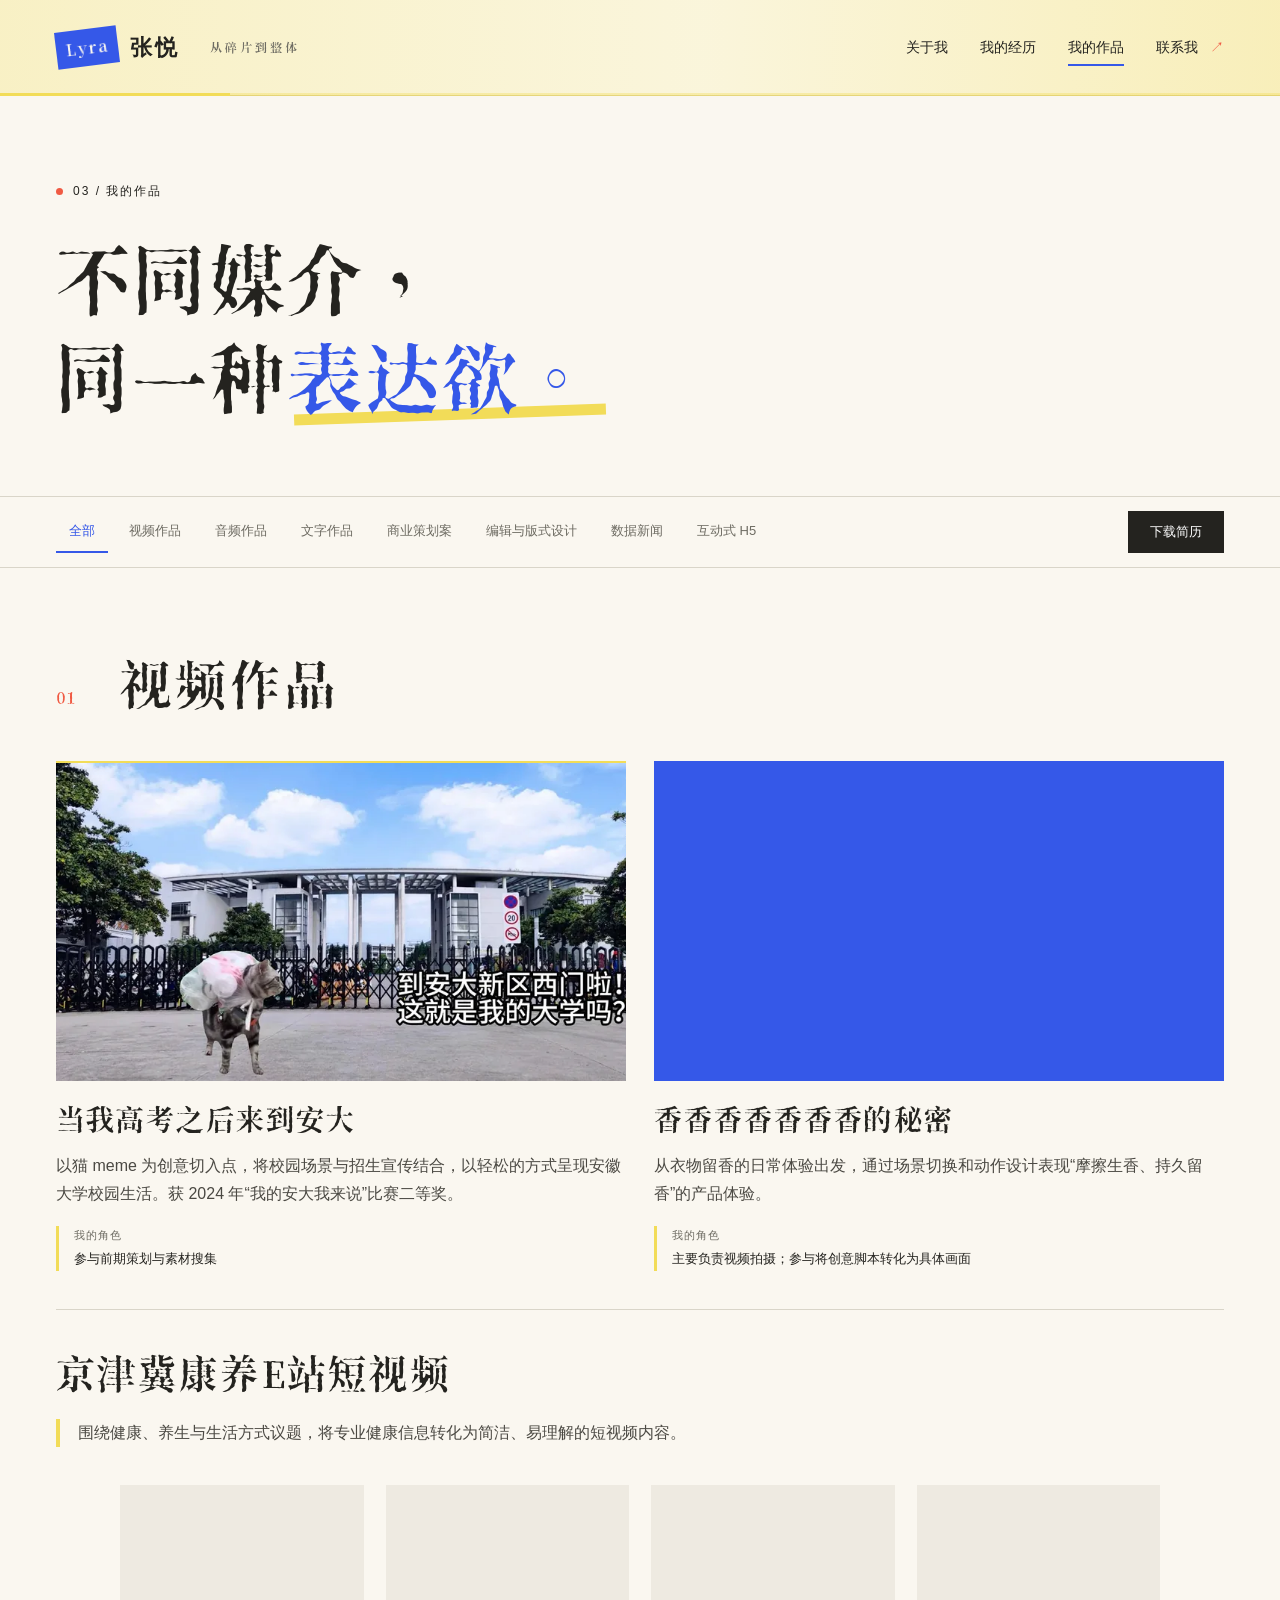
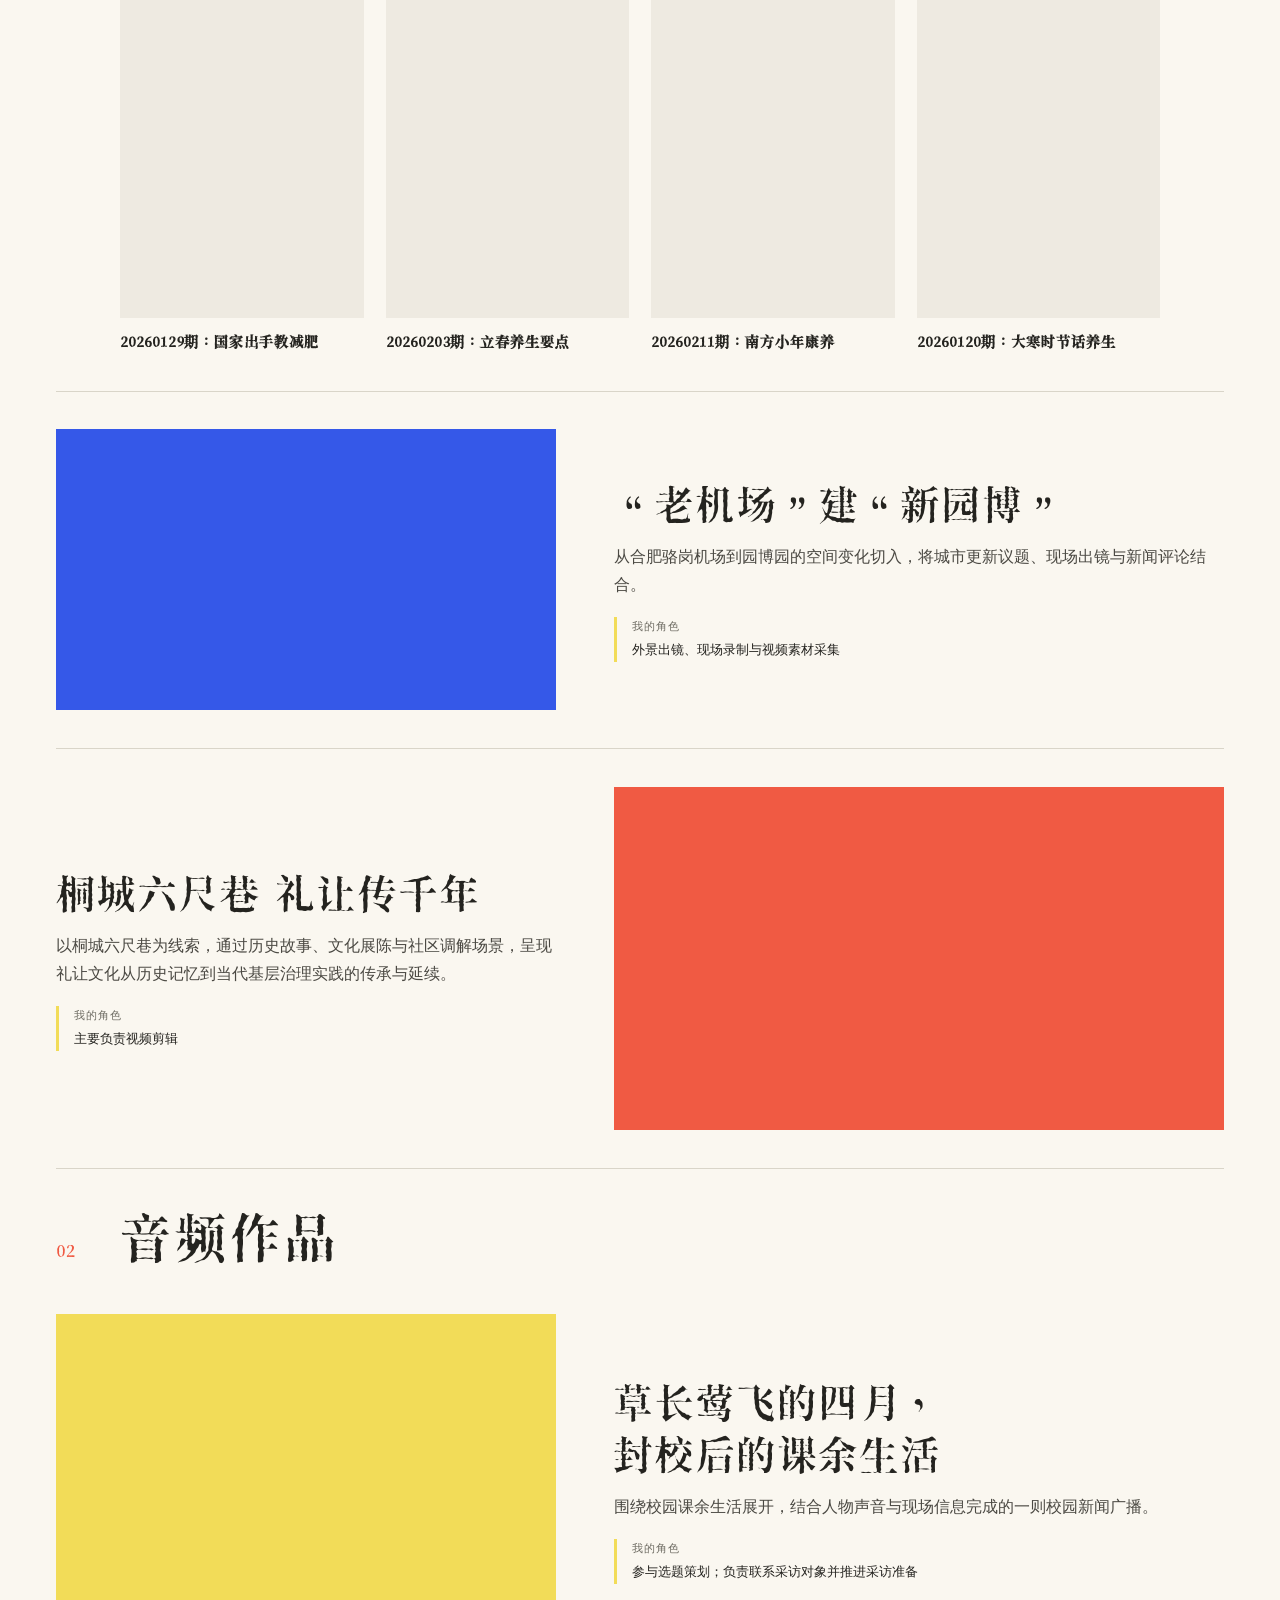
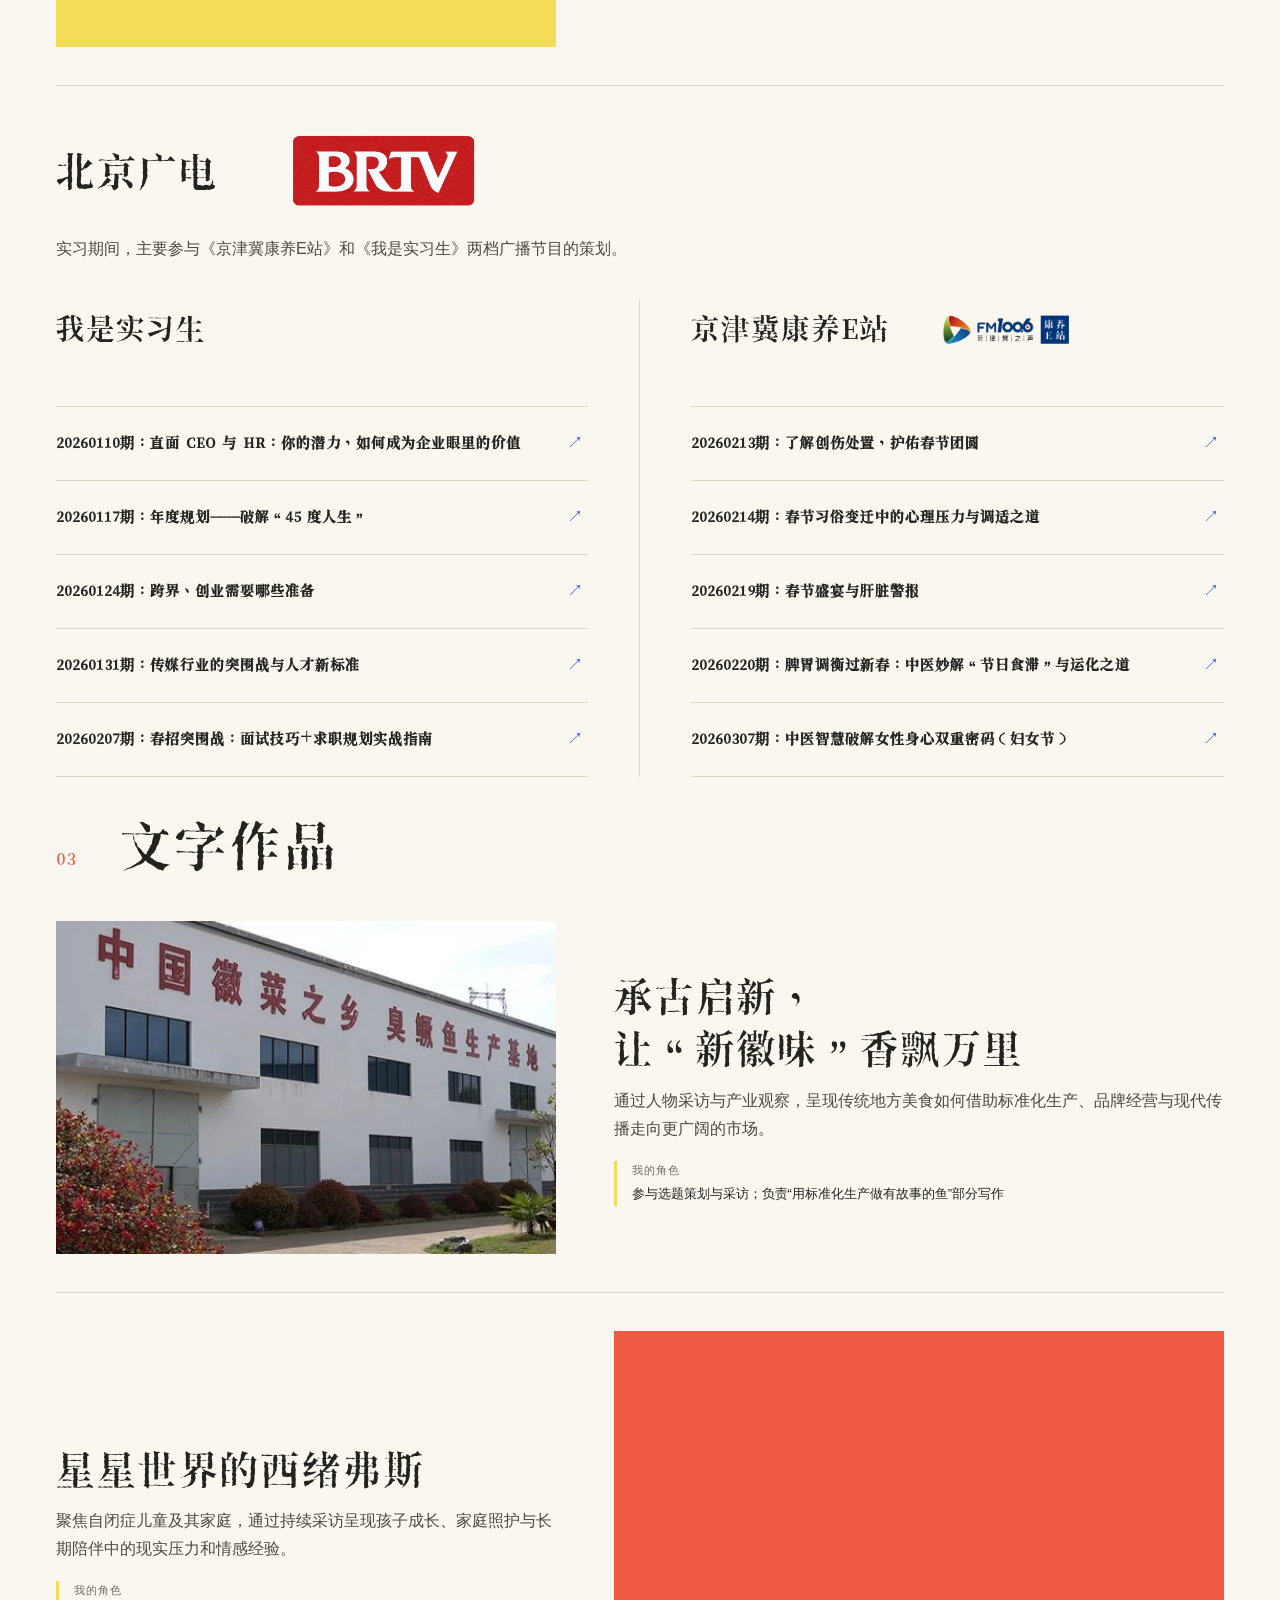
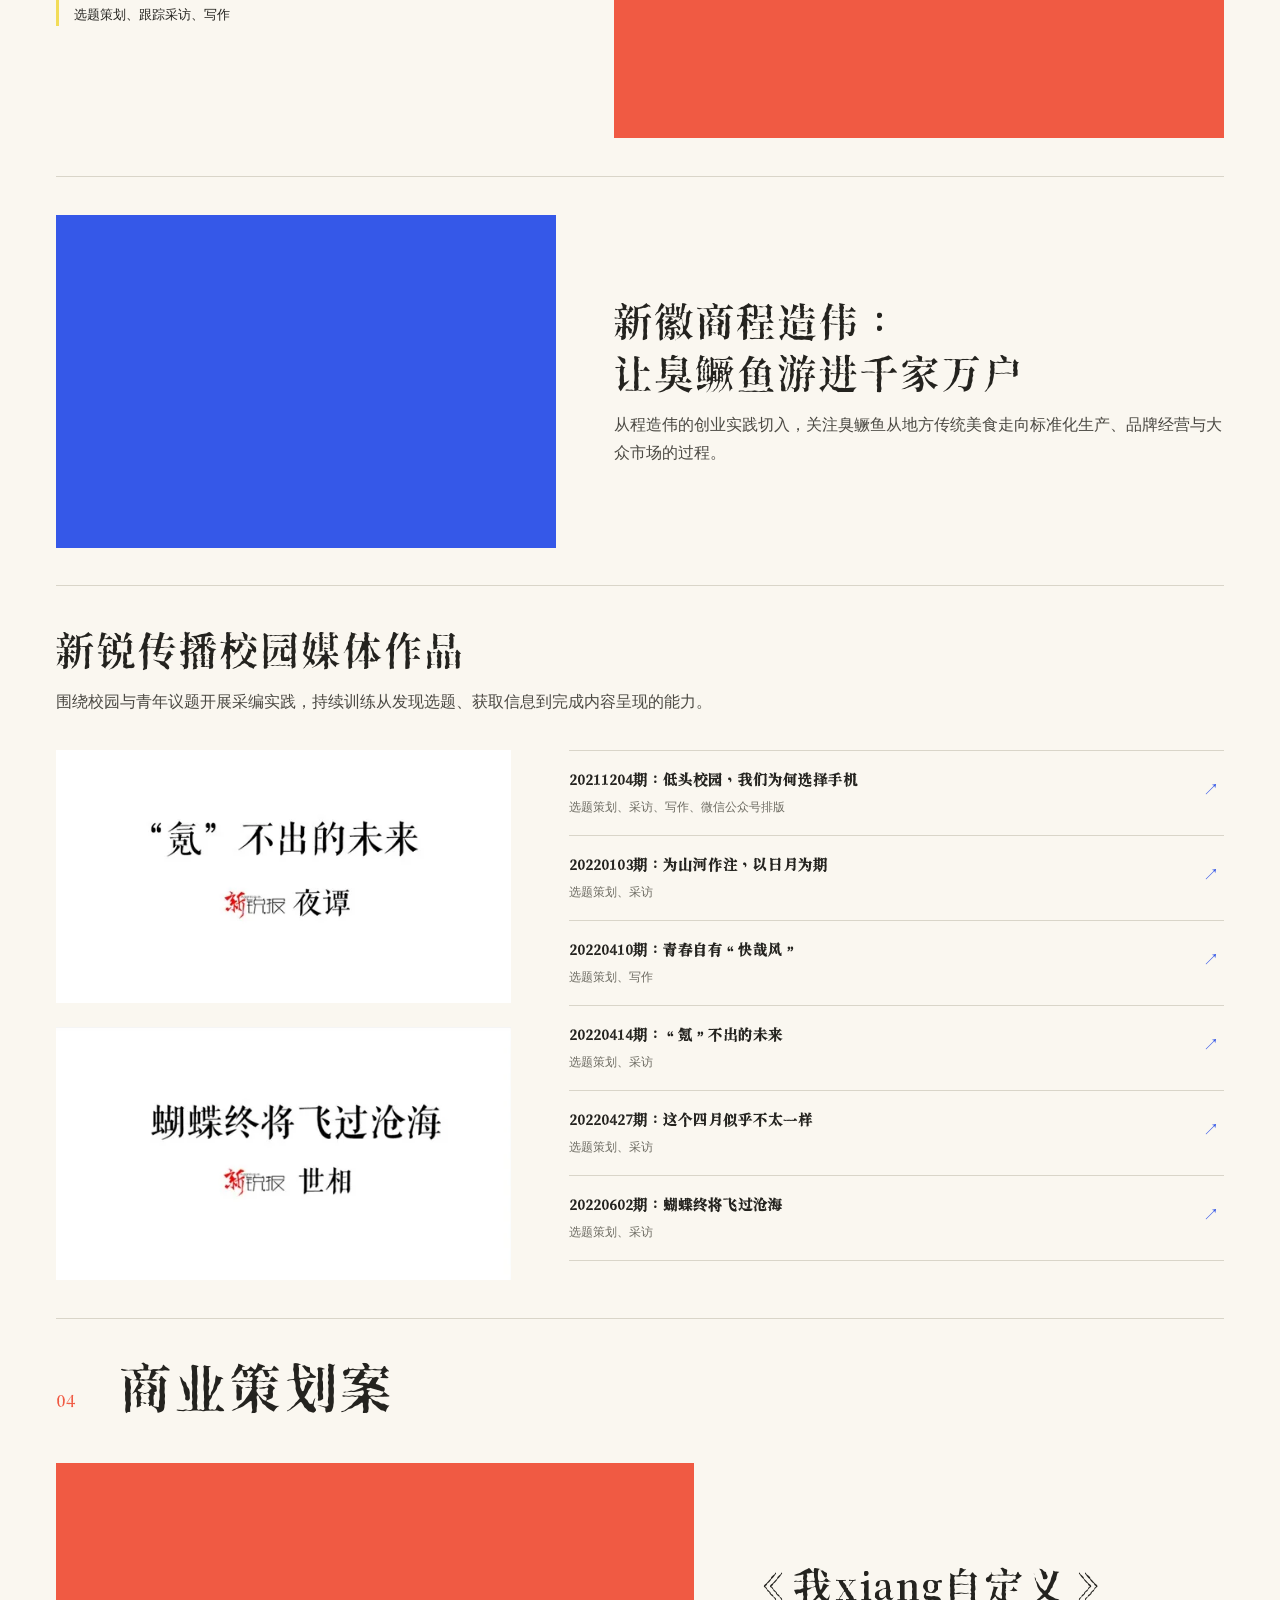
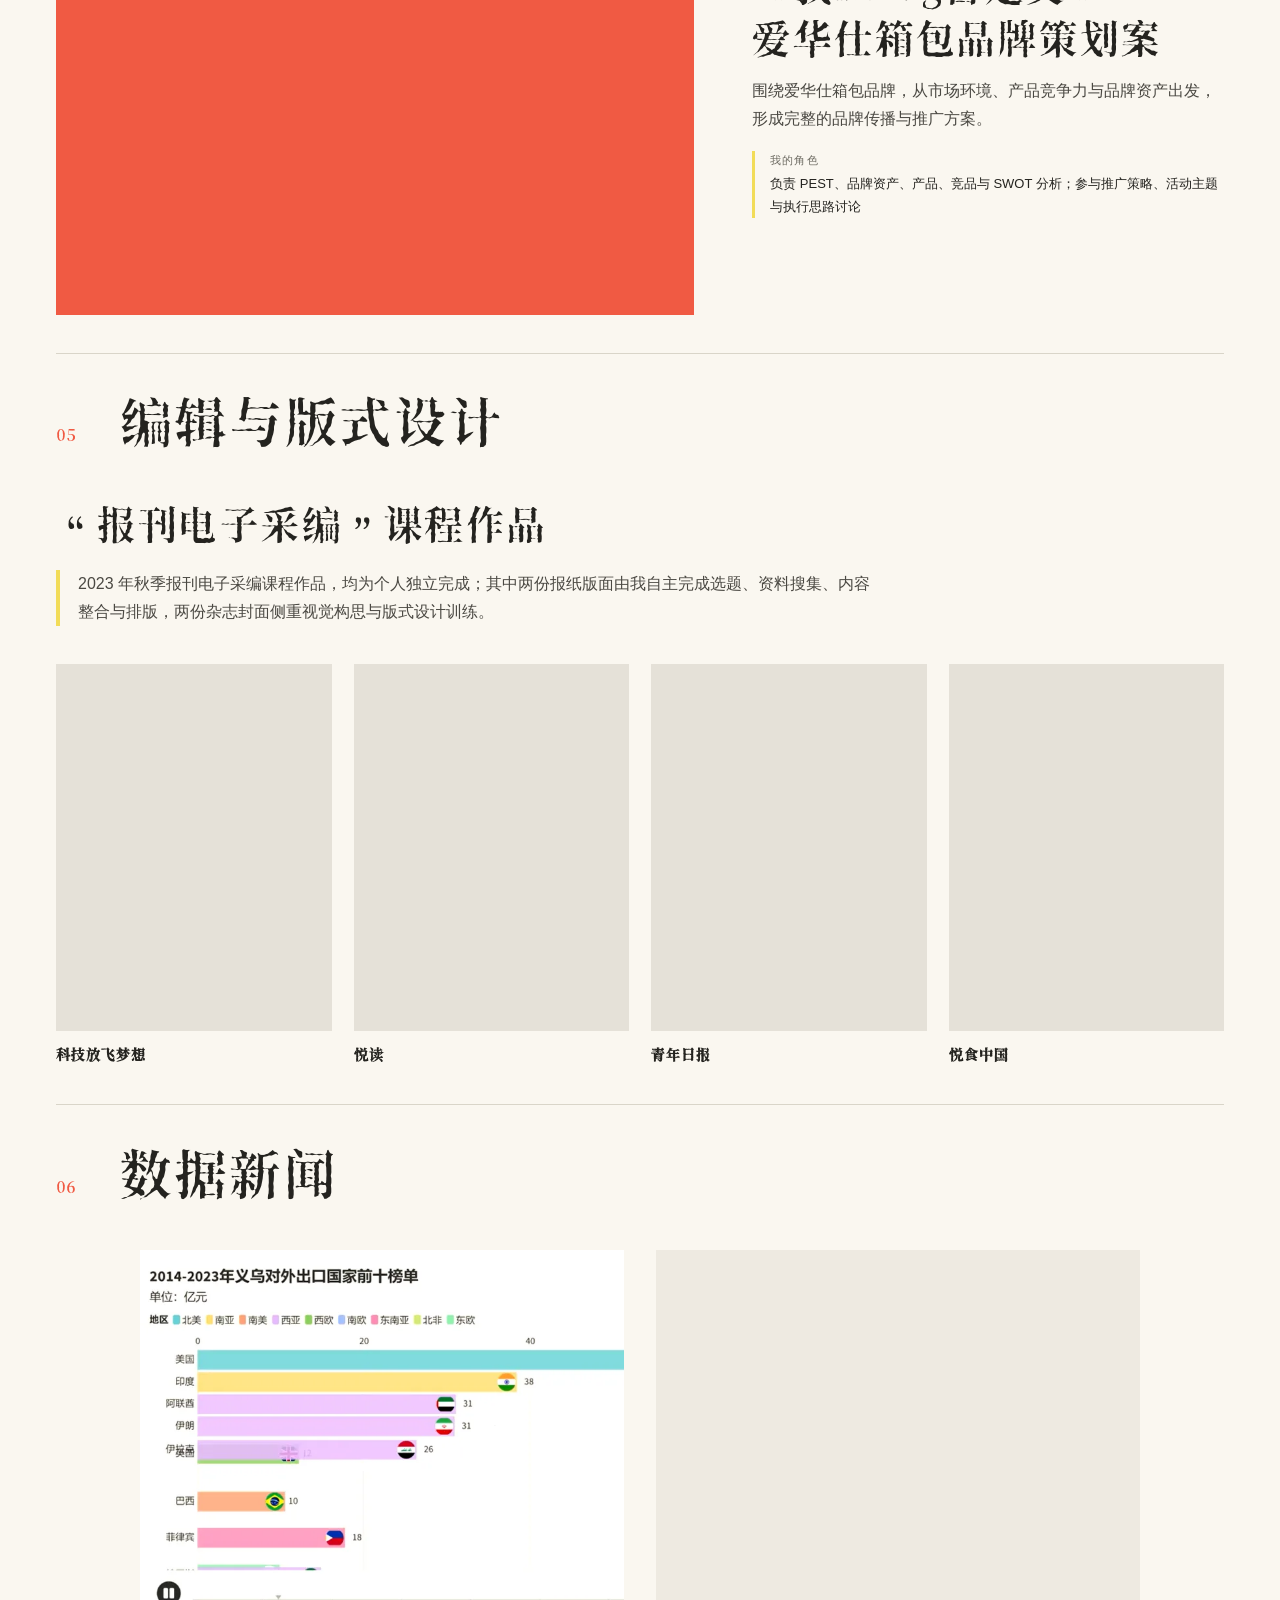
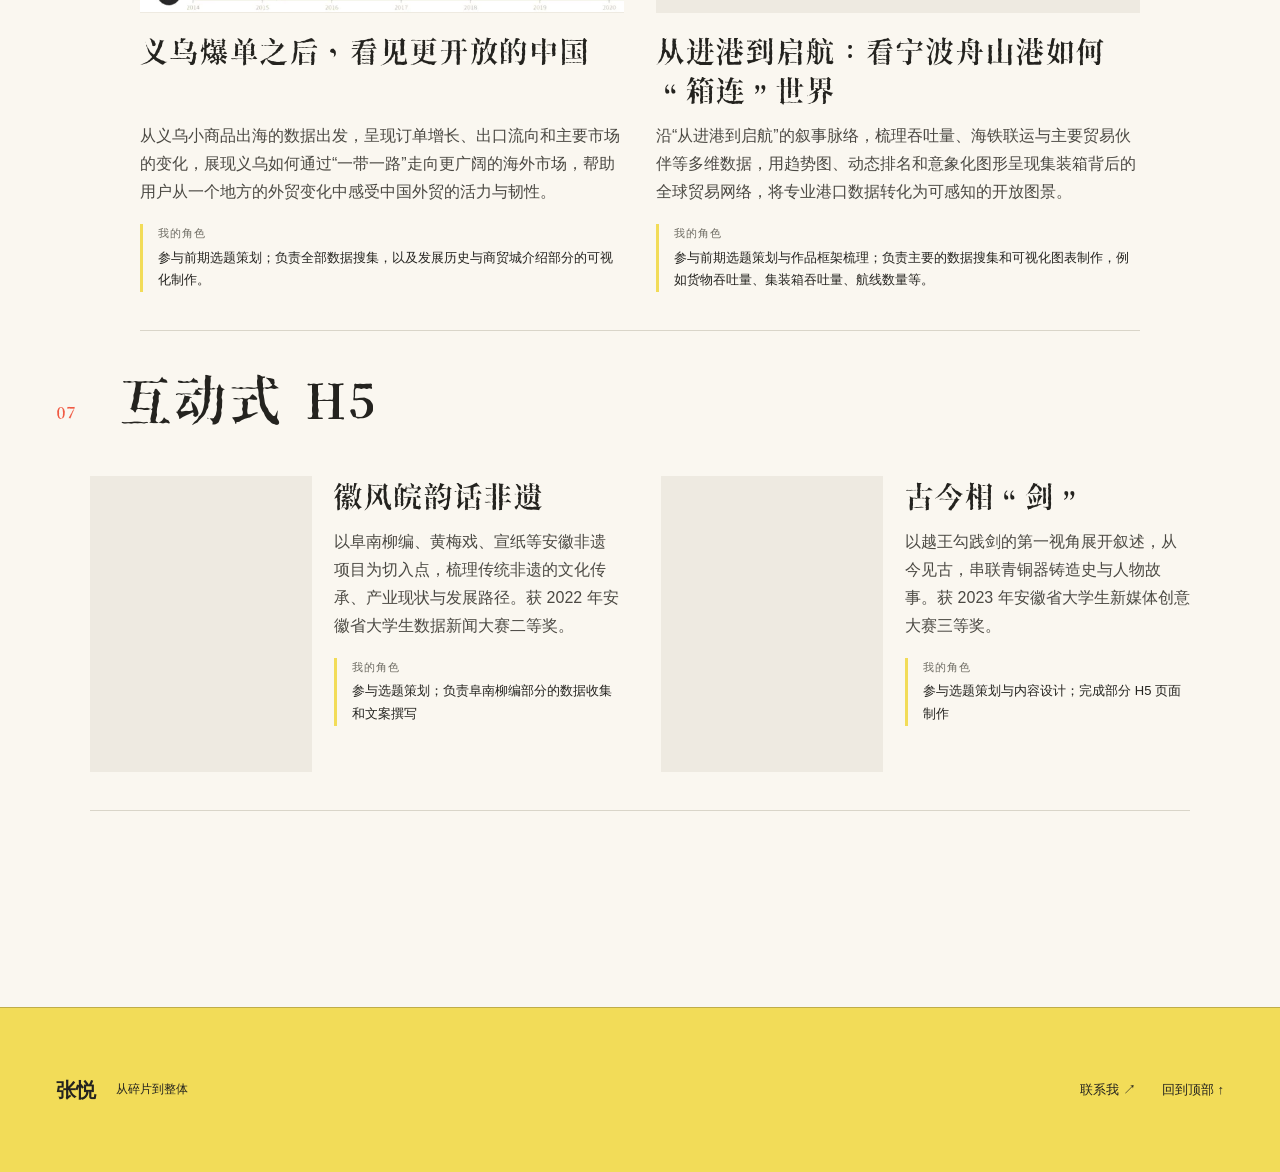
<file: works.html>
<!doctype html>
<html lang="zh-CN">
<head>
  <meta charset="utf-8">
  <meta name="viewport" content="width=device-width, initial-scale=1">
  <meta name="theme-color" content="#faf7f0">
  <meta name="description" content="张悦的文字、视频、音频、编辑设计、数据新闻、互动 H5 与商业策划作品。">
  <meta property="og:type" content="website">
  <meta property="og:title" content="我的作品｜张悦">
  <meta property="og:description" content="张悦的文字、视频、音频、编辑设计、数据新闻、互动 H5 与商业策划作品。">
  <meta name="twitter:card" content="summary">
  <title>我的作品｜张悦</title>
  <link rel="icon" href="favicon.svg" type="image/svg+xml">
  <link rel="stylesheet" href="assets/fonts/xiangcui/result.css?v=20260916-04">
  <link rel="stylesheet" href="portfolio.css?v=20261007-04">
  <link rel="stylesheet" href="works.css?v=20261006-03">
  <script src="media-assets.js?v=20261007-04" defer></script>
  <script src="works-data.js?v=20260916-04" defer></script>
  <script src="works-page.js?v=20261007-05" defer></script>
</head>
<body class="works-page" id="top">
  <a class="skip" href="#works-main">跳至作品列表</a>
  <header class="site-header">
    <a class="wordmark" href="index.html" aria-label="张悦，返回首页"><span class="mark" aria-hidden="true">Lyra</span><strong>张悦</strong><span class="wordmark-note">从碎片到整体</span></a>
    <nav aria-label="作品页导航"><a href="index.html#about">关于我</a><a href="experience.html">我的经历</a><a href="works.html" aria-current="page">我的作品</a><a href="contact.html">联系我 <span aria-hidden="true">↗</span></a></nav>
  </header>

  <main id="works-main">
    <section class="works-hero">
      <div class="works-shell">
        <p class="eyebrow"><span class="dot"></span> 03 / 我的作品</p>
        <div class="works-hero-grid">
          <h1>不同媒介，<br>同一种<span>表达欲。</span></h1>
        </div>
      </div>
    </section>

    <div class="works-toolbar" aria-label="作品分类">
      <div class="works-shell toolbar-inner"><div class="works-filters" id="works-filters"></div><a class="resume-download" href="联系我/张悦-19855687897-个人简历.pdf?v=20261009" download="张悦-19855687897-个人简历.pdf">下载简历</a></div>
    </div>

    <div class="works-shell works-content" id="works-content"></div>
  </main>

  <footer class="works-footer"><div class="works-shell"><a class="footer-name" href="index.html">张悦<span>从碎片到整体</span></a><div class="footer-links"><a href="contact.html">联系我 ↗</a><a href="#top">回到顶部 ↑</a></div></div></footer>

  <section class="work-viewer" id="work-viewer" role="dialog" aria-modal="true" aria-labelledby="work-viewer-title" hidden>
    <header class="work-viewer-bar">
      <button class="work-viewer-back" id="work-viewer-back" type="button">返回作品页</button>
      <h2 id="work-viewer-title">作品预览</h2>
      <a class="work-viewer-external" id="work-viewer-external" href="#" target="_blank" rel="noopener noreferrer">在新窗口打开</a>
    </header>
    <div class="work-viewer-stage" id="work-viewer-stage"></div>
  </section>
</body>
</html>
</file>
<file: assets/fonts/xiangcui/result.css>
/* Service and Built By: ZeoSeven https://zeoseven.com
Generated By cn-font-split https://www.npmjs.com/package/cn-font-split
CopyrightNotice 
FontFamilyName XiangcuiDazijitiW15
FontSubfamilyName Regular
UniqueFontID Xiangcui Dazijiti W15:Version 1.000
FullFontName XiangcuiDazijitiW15
VersionString Version 1.000;June 27, 2024;FontCreator 14.0.0.2814 64-bit
PostScriptFontName XiangcuiDazijitiW15
CopyrightNotice 
FontFamilyName XiangcuiDazijitiW15
FontSubfamilyName Regular
UniqueFontID Xiangcui Dazijiti W15:Version 1.000
FullFontName XiangcuiDazijitiW15
VersionString Version 1.000;June 27, 2024;FontCreator 14.0.0.2814 64-bit
PostScriptFontName XiangcuiDazijitiW15
FontFamilyName 香萃打字机体 W15
FontSubfamilyName Regular
UniqueFontID 香萃打字机体 W15:Version 1.000
FullFontName 香萃打字机体 W15
VersionString Version 1.000;June 27, 2024;FontCreator 14.0.0.2814 64-bit */

@font-face{font-family:"XiangcuiDazijitiW15";src:local("XiangcuiDazijitiW15"),url("./5dc5b718c7860aa8.woff2")format("woff2");font-style:normal;font-display:swap;font-weight:400;unicode-range:U+2640,U+2642,U+3003,U+3005,U+3013;}@font-face{font-family:"XiangcuiDazijitiW15";src:local("XiangcuiDazijitiW15"),url("./c0c54fd2979ae911.woff2")format("woff2");font-style:normal;font-display:swap;font-weight:400;unicode-range:U+2016,U+2030,U+2032-2033,U+203B,U+2103,U+2116,U+2160-216B,U+2190-2193,U+2208,U+220F,U+2211,U+221A,U+221D-221E,U+2220,U+2225,U+2227-222B,U+222E,U+2234-2237,U+223D,U+2248,U+224C,U+2260-2261,U+2264-2265,U+226E-226F,U+2299,U+22A5,U+2312,U+25A0-25A1,U+25B2-25B3,U+25C6-25C7,U+25CB,U+25CE,U+2605-2606,U+304B-3051,U+30E6-30F6,U+FF02,U+FF04,U+FF07,U+FF0A-FF0B,U+FF20,U+FF3C,U+FF3E,U+FF40,U+FFE0-FFE1,U+FFE3,U+FFE5;}@font-face{font-family:"XiangcuiDazijitiW15";src:local("XiangcuiDazijitiW15"),url("./0944b7eb98e4e70e.woff2")format("woff2");font-style:normal;font-display:swap;font-weight:400;unicode-range:U+44F,U+451,U+2014,U+201C-201D,U+2026,U+3001-3002,U+300C-300F,U+3041-304A,U+4E00,U+4E0A,U+4E0D-4E0E,U+4E1A,U+4E2A,U+4E2D,U+4E3A-4E3B,U+4E4B,U+4E86,U+4E8E,U+4EA7,U+4EBA,U+4EE5,U+4F1A,U+4F53,U+4F5C,U+5168,U+51FA,U+5206,U+5230,U+5236,U+529B,U+52A8,U+5316,U+53D1,U+53EF,U+5408,U+540C,U+548C,U+56FD,U+5728,U+5730,U+591A,U+5927,U+5B66,U+5B9A,U+5B9E,U+5BF9,U+5DE5,U+5E74,U+6027,U+6210-6211,U+6499,U+65B9,U+65F6,U+662F,U+6709,U+6765,U+6CD5,U+73B0,U+7406,U+751F,U+7528,U+7684,U+7B49,U+7ECF,U+80D9,U+80FD,U+81EA,U+884C,U+8981,U+8E9C,U+8FC7,U+8FD9,U+8FDB,U+9139,U+9AD8,U+9CB0,U+FF01,U+FF0C,U+FF0F,U+FF1A-FF1B,U+FF1F,U+FF5E;}@font-face{font-family:"XiangcuiDazijitiW15";src:local("XiangcuiDazijitiW15"),url("./40b76a748f800bf4.woff2")format("woff2");font-style:normal;font-display:swap;font-weight:400;unicode-range:U+20-30,U+41-43,U+7E,U+A4,U+A7-A8,U+B0-B1,U+B7,U+D7,U+E0-E1,U+E8-EA,U+EC-ED,U+F2-F3,U+F7,U+F9-FA,U+FC,U+101,U+113,U+11B,U+12B,U+14D,U+16B,U+1CE,U+1D0,U+1D2,U+1D4,U+1D6,U+1D8,U+1DA,U+1DC,U+2C7,U+2C9,U+391-3A1,U+3C0-3C1,U+3C3-3C9,U+401,U+410-41F;}@font-face{font-family:"XiangcuiDazijitiW15";src:local("XiangcuiDazijitiW15"),url("./653477c5091aecaa.woff2")format("woff2");font-style:normal;font-display:swap;font-weight:400;unicode-range:U+30C7-30E5;}@font-face{font-family:"XiangcuiDazijitiW15";src:local("XiangcuiDazijitiW15"),url("./71e9ceec1b325e1a.woff2")format("woff2");font-style:normal;font-display:swap;font-weight:400;unicode-range:U+30A9-30C6;}@font-face{font-family:"XiangcuiDazijitiW15";src:local("XiangcuiDazijitiW15"),url("./7e6edab796168fa1.woff2")format("woff2");font-style:normal;font-display:swap;font-weight:400;unicode-range:U+3081-3093,U+30A1-30A8;}@font-face{font-family:"XiangcuiDazijitiW15";src:local("XiangcuiDazijitiW15"),url("./8c54cb63463f772f.woff2")format("woff2");font-style:normal;font-display:swap;font-weight:400;unicode-range:U+3068-3080;}@font-face{font-family:"XiangcuiDazijitiW15";src:local("XiangcuiDazijitiW15"),url("./8097207e23d77192.woff2")format("woff2");font-style:normal;font-display:swap;font-weight:400;unicode-range:U+3052-3067;}@font-face{font-family:"XiangcuiDazijitiW15";src:local("XiangcuiDazijitiW15"),url("./1133d1ac17f09dd9.woff2")format("woff2");font-style:normal;font-display:swap;font-weight:400;unicode-range:U+4E2C,U+5107,U+5216,U+5293,U+54F3,U+5523,U+5819,U+5ADC,U+5C88,U+5E3B,U+5FEE,U+62F6,U+63BE,U+6484,U+67D9,U+67DD,U+6D5E,U+6F46,U+717A,U+71E0,U+72C1,U+73E7,U+75B0,U+7603,U+7722,U+7809,U+7811,U+7946,U+799A,U+7B45,U+7BA2,U+8014,U+8159,U+817D,U+81A3,U+81AA,U+8201,U+833C,U+836E,U+83E5,U+8459,U+84F0,U+8729,U+8753,U+87D3,U+89DC,U+8BF6,U+8C2E,U+8E2C,U+8E9E,U+8ECE,U+8FEE,U+914F,U+9174,U+9191,U+960C,U+9622,U+9A98,U+9B48,U+9CA6,U+9E88,U+9F44;}@font-face{font-family:"XiangcuiDazijitiW15";src:local("XiangcuiDazijitiW15"),url("./aa62bf67a1a08d60.woff2")format("woff2");font-style:normal;font-display:swap;font-weight:400;unicode-range:U+4E3F,U+5155,U+5281,U+53B6,U+553C,U+570A,U+5C8D,U+5F61,U+614A,U+615D,U+63AD,U+6420,U+6434,U+6920,U+6A8E,U+6AA0,U+6B43,U+6BF5,U+6C15,U+6EE0,U+72E8,U+746D,U+754E,U+778D,U+77E7,U+7857,U+78C9,U+78F2,U+7967,U+7B9D,U+7CD7,U+7F32,U+80C2,U+810E,U+84CD,U+84D0,U+85B7,U+871E,U+8723,U+877E,U+878B,U+8793,U+88D2,U+8966,U+89EB,U+8B26,U+8D33,U+8D47,U+8D55,U+928E,U+94F4,U+953C,U+9564,U+9674,U+98A5,U+9A9F,U+9CBA,U+9CCB,U+9E32,U+9EB4,U+9F3D,U+9F86;}@font-face{font-family:"XiangcuiDazijitiW15";src:local("XiangcuiDazijitiW15"),url("./6d15cb8e7a04f590.woff2")format("woff2");font-style:normal;font-display:swap;font-weight:400;unicode-range:U+4EC2,U+502E,U+55B5,U+5776,U+5786,U+5B32,U+5B65,U+5C66,U+5F2A,U+6067,U+61D4,U+6343,U+652E,U+6833,U+684A,U+6A91,U+6BEA,U+6CD0,U+6F24,U+6F2D,U+721D,U+728B,U+72C3,U+730A,U+7338,U+734D,U+752F,U+770D,U+77A2,U+786D,U+791E,U+7B58,U+8022,U+8028,U+804D,U+8080,U+80E9,U+80EC,U+82E0,U+83B0,U+8488,U+848E,U+8539,U+8803,U+8C8A,U+8C98,U+8F79,U+91B5,U+9494,U+94B6,U+94F9,U+950A,U+950E,U+951E,U+952B,U+95F6,U+9603,U+9794,U+97AB,U+9B0F,U+9CD8,U+9E5B;}@font-face{font-family:"XiangcuiDazijitiW15";src:local("XiangcuiDazijitiW15"),url("./cfc2fda3ff36a1c6.woff2")format("woff2");font-style:normal;font-display:swap;font-weight:400;unicode-range:U+4E0C,U+4E28,U+522D,U+5290,U+5369,U+54D5,U+54DC,U+54FF,U+552A,U+5588,U+5686,U+57A4,U+5820,U+5865,U+58BC,U+5C1C,U+5F50,U+619D,U+620B,U+6224-6225,U+63F2,U+6496,U+64D0,U+6509,U+6844,U+6957,U+6971,U+70C0,U+7953,U+7BDA,U+7F33,U+8029,U+8035,U+80F2,U+8274,U+82B0,U+857A,U+85A8,U+867C,U+89CC,U+8DBC,U+8E40,U+8F77,U+9058,U+91A2,U+94DE,U+953E,U+9544,U+9569,U+960D,U+963D,U+9AB1,U+9AD1,U+9C92,U+9C95,U+9CBC,U+9CC6,U+9E38,U+9E7E,U+9EFB-9EFC;}@font-face{font-family:"XiangcuiDazijitiW15";src:local("XiangcuiDazijitiW15"),url("./ad3cd2c9f8f99d2e.woff2")format("woff2");font-style:normal;font-display:swap;font-weight:400;unicode-range:U+4E36,U+4F91,U+50BA,U+5181,U+52F9,U+53A3,U+57F4,U+5902,U+5AB5,U+5C22,U+5C6E,U+5D3E,U+5DDB,U+5FED,U+63CE,U+640B-640C,U+6603,U+67A8,U+6A65,U+6D48,U+706C,U+72F3,U+7339,U+736F,U+75C4,U+762D,U+7735,U+7839,U+7924,U+7A80,U+7CC8,U+7F0F,U+7F12,U+7F68,U+8221,U+8223,U+822D,U+825A,U+8307,U+83F9,U+8487,U+86B0,U+86D8,U+8788,U+8BA0,U+8E23,U+8E94,U+90B6,U+914E,U+943E,U+94B8,U+9538,U+953F,U+955F,U+9561,U+9A96,U+9B2F,U+9CD0,U+9EEA,U+9EF9,U+9FA0;}@font-face{font-family:"XiangcuiDazijitiW15";src:local("XiangcuiDazijitiW15"),url("./017794c2d1e67860.woff2")format("woff2");font-style:normal;font-display:swap;font-weight:400;unicode-range:U+4EA0,U+4FC5,U+51F5,U+5423,U+55C9,U+580B,U+5BE4,U+5E80,U+5EE8,U+609B,U+6445,U+64D7,U+6534,U+674C,U+6864,U+6C5C,U+6E2B,U+6EB2,U+70B1,U+7303,U+736C,U+74A9,U+7513,U+7592,U+784E,U+793B,U+798A,U+7A78,U+7BA8,U+7EC1,U+8025,U+809C,U+80B7,U+8204,U+827F,U+8347,U+837D,U+839B,U+8579,U+86F2,U+8764,U+8797,U+87B5,U+8844,U+88FC,U+8930,U+8C02,U+8C85,U+8F81,U+8FD5,U+94B7,U+94EB,U+9516,U+9518,U+95FC,U+9667,U+9792,U+98A1,U+9969,U+9A80,U+9E3A,U+9EE5;}@font-face{font-family:"XiangcuiDazijitiW15";src:local("XiangcuiDazijitiW15"),url("./7786f72426914c8a.woff2")format("woff2");font-style:normal;font-display:swap;font-weight:400;unicode-range:U+4F94,U+50ED,U+5182,U+525E,U+5282,U+5326,U+537A,U+5459,U+54B4,U+54D9,U+5925,U+5A08,U+5B84,U+5CB5,U+605D,U+609D,U+6243,U+6322,U+6549,U+656B,U+680A,U+6C2A,U+6D0E,U+6EB7,U+7113,U+727F,U+7321,U+750D,U+760A,U+7643,U+7707,U+77B5,U+7A06,U+7AAD,U+7BE5,U+7F0B,U+80AD,U+823B,U+824B,U+827D,U+82C8,U+84B9,U+864D,U+86D1,U+8770,U+881B,U+89CF,U+89D6,U+8BD4,U+8C2B,U+8F82,U+9164,U+950D,U+9514,U+9529,U+954E,U+96B3,U+97B2,U+9998,U+9A92,U+9CB4,U+9E71;}@font-face{font-family:"XiangcuiDazijitiW15";src:local("XiangcuiDazijitiW15"),url("./b981920faaa8e8e1.woff2")format("woff2");font-style:normal;font-display:swap;font-weight:400;unicode-range:U+4F74,U+507E,U+574C,U+5B16,U+5CBD,U+5E31,U+5E5E,U+5F82,U+5FC9,U+600A,U+60DD,U+63DE,U+63F8,U+643F,U+69D4,U+6C46,U+6F89,U+71D4,U+72F4,U+74DE,U+7605,U+761B,U+7625,U+764D,U+7747,U+78A5,U+7A03,U+7B0A,U+7C40,U+7CA2,U+7D77,U+7F2F,U+7F9D,U+80E8,U+811E,U+822F,U+8233,U+828F,U+831B,U+83A9,U+83DD,U+8406,U+867F,U+87AC-87AD,U+87BD,U+88BC,U+895E,U+8DD6,U+90DB,U+91AD,U+963C,U+966C,U+9987,U+9A75,U+9A7A,U+9ADF,U+9B43,U+9CBD,U+9CD4,U+9E31,U+9E4E;}@font-face{font-family:"XiangcuiDazijitiW15";src:local("XiangcuiDazijitiW15"),url("./8ba4ddbe96653d1f.woff2")format("woff2");font-style:normal;font-display:swap;font-weight:400;unicode-range:U+4EF3,U+50D6,U+52D6,U+55CD,U+572F,U+57D8,U+57FD,U+59D2,U+5F11,U+5F56,U+5FC4,U+5FE4,U+6106,U+64E4,U+67B5,U+6883,U+6B37,U+6F72,U+6F8C,U+7039,U+728F,U+7331,U+75C3,U+75E6,U+7743,U+786A,U+78B9,U+7AAC,U+7AB3,U+7B4C,U+7EA1,U+7F07,U+7F0C,U+812C,U+8284,U+8291,U+8311,U+835B,U+845C,U+84B4,U+84E3,U+850C,U+86BA,U+87DB,U+883C,U+8BDC,U+8C33,U+8C94,U+8DB1,U+8DE3,U+8F7A,U+91AF,U+948B,U+94D8,U+9513,U+9688,U+996B,U+9B08,U+9C94,U+9E36,U+9F0D,U+9F37;}@font-face{font-family:"XiangcuiDazijitiW15";src:local("XiangcuiDazijitiW15"),url("./a64978d9ab0484dc.woff2")format("woff2");font-style:normal;font-display:swap;font-weight:400;unicode-range:U+50EC,U+51B1,U+54A9,U+55BE,U+564D,U+5844,U+5AE0,U+5B37,U+5B80,U+5F8C,U+610D,U+641B,U+6634,U+676A,U+681D,U+6B9B,U+6D7C,U+6F36,U+7173,U+72EF,U+74E0,U+763C,U+7704,U+7780,U+7847,U+7962,U+7A02,U+7C0F,U+7CC7,U+7CF8,U+7E3B,U+7EA9,U+7F02,U+7F23,U+8020,U+8136,U+8182,U+8268,U+8288,U+836D,U+863C,U+86DE,U+86F1,U+880A,U+887F,U+8A48,U+8DCF,U+8E90,U+902D,U+936A,U+956C,U+9ABA,U+9C8E,U+9C9A,U+9E4B,U+9E55,U+9E63,U+9E68-9E69,U+9EBD,U+9EC9,U+9F51;}@font-face{font-family:"XiangcuiDazijitiW15";src:local("XiangcuiDazijitiW15"),url("./7e6bacd9a9c90078.woff2")format("woff2");font-style:normal;font-display:swap;font-weight:400;unicode-range:U+4F1B,U+4F7E,U+51AB,U+536E,U+54DA,U+576B,U+57F8,U+5B5B,U+5D1E,U+5D6B,U+5EFE,U+5F58,U+5F73,U+602B,U+66DB,U+69B1,U+69E0,U+6B39,U+6ED7,U+7035,U+7178,U+7228,U+72B4,U+7481,U+7540,U+755B,U+758B,U+7635,U+76CD,U+7B7B,U+7BFC,U+7C16,U+7EF2,U+7FBC,U+8016,U+825F,U+8308,U+831A,U+840F,U+855E,U+86C4,U+873E,U+8864,U+88F0,U+890A,U+892B,U+89EF,U+8C18,U+8E6F,U+8F7E,U+8FB6,U+8FD3,U+90BE,U+953A,U+9654,U+972A,U+97B4,U+9AA3,U+9AED,U+9AF9,U+9E2B,U+9F2C;}@font-face{font-family:"XiangcuiDazijitiW15";src:local("XiangcuiDazijitiW15"),url("./1123d6e9b7b145cd.woff2")format("woff2");font-style:normal;font-display:swap;font-weight:400;unicode-range:U+4FDC,U+5233,U+52A2,U+5476,U+56DD,U+572C,U+57CF,U+5881,U+589A,U+5941,U+5C25,U+6083,U+6126,U+6426,U+6769,U+6798,U+67C3,U+698D,U+69ED,U+6A18,U+6BB3,U+6D33,U+6E16,U+6E53,U+6EBB,U+72F7,U+739F,U+76A4,U+7B6E,U+7C9E,U+7CE8,U+7F21,U+7F74,U+80EA,U+8114,U+829F,U+82A4,U+8333,U+83B6,U+85A4,U+8731,U+877B,U+88E5,U+89CB,U+8E3A,U+9161,U+91A3,U+9565,U+9568,U+956A,U+9730,U+98E7,U+9967,U+9AE1,U+9C86,U+9CA1,U+9CA3,U+9CE2,U+9E6A,U+9E87,U+9EE2;}@font-face{font-family:"XiangcuiDazijitiW15";src:local("XiangcuiDazijitiW15"),url("./512e7f1709de62e9.woff2")format("woff2");font-style:normal;font-display:swap;font-weight:400;unicode-range:U+5202,U+523F,U+54CF,U+5537,U+56DF,U+5709,U+59B2,U+5D24,U+5E8B,U+5EB3,U+5ED2,U+5FAD,U+603C,U+6206,U+62CA,U+638E,U+63B4,U+646D,U+6715,U+69F2,U+6CB2,U+6FB6,U+7313,U+75D6,U+7617,U+7640,U+775A,U+77BD,U+781F,U+7B2B,U+7B31,U+7B3E,U+7C0B,U+7EA5,U+8071,U+8160,U+82FB,U+83F8,U+8411,U+8629,U+866E,U+86B5,U+872E,U+877D,U+87EA,U+88CE,U+89F3,U+8BFC,U+8C35,U+8DBA,U+8F75,U+94AC,U+94E5,U+961D,U+96E0,U+990D,U+9AC0,U+9C8B,U+9CA0,U+9EE9,U+9F80;}@font-face{font-family:"XiangcuiDazijitiW15";src:local("XiangcuiDazijitiW15"),url("./3e953debaf60495b.woff2")format("woff2");font-style:normal;font-display:swap;font-weight:400;unicode-range:U+4E69,U+4F67,U+50E6,U+5196,U+54AD,U+561E,U+580D,U+5D74,U+5E42,U+6003,U+6100,U+6535,U+65C4,U+6861,U+69CA,U+69FF,U+6C0D,U+6CD6,U+6CF7,U+6CFA,U+6DAB,U+6E54,U+709D,U+72AD,U+72FB,U+74BA,U+754B,U+75AC,U+76B2,U+79B3,U+7B9C,U+7BCC,U+7CC1,U+7F27,U+7FB0,U+8031,U+81A6,U+81C1,U+836C,U+841C,U+8489,U+848C,U+8627,U+8813,U+8816,U+897B,U+8D46,U+8D4D,U+9179,U+917E,U+94D7,U+952A,U+952C,U+9545,U+9883,U+989F,U+9993,U+9AEB,U+9E48,U+9F17,U+9F19;}@font-face{font-family:"XiangcuiDazijitiW15";src:local("XiangcuiDazijitiW15"),url("./7aa6850366298bfb.woff2")format("woff2");font-style:normal;font-display:swap;font-weight:400;unicode-range:U+50A7,U+5363,U+5432,U+5575,U+5581,U+55CC,U+55FE,U+5981,U+5AAA,U+5DEF,U+5EF4,U+601B,U+6092,U+60AB,U+6217,U+6661,U+68F9,U+6BF9,U+6C05,U+6CA9,U+6CF6,U+71B5,U+7256,U+727E,U+73E5,U+750F,U+78A1,U+7905,U+7B2E,U+7B85,U+7BEA,U+7C74,U+7C9C,U+7E47,U+7E9F,U+7EE0,U+7EE8,U+7EF1,U+7F7E,U+8234,U+82E1,U+83C0,U+845A,U+84BD,U+8548,U+86E9,U+86F8,U+8785,U+87AB,U+89DA,U+94AB,U+9515,U+987C,U+9B51,U+9CCE,U+9E37,U+9E39,U+9E41,U+9F2F,U+9F39,U+9F85;}@font-face{font-family:"XiangcuiDazijitiW15";src:local("XiangcuiDazijitiW15"),url("./dd3c2bd8928bc6b8.woff2")format("woff2");font-style:normal;font-display:swap;font-weight:400;unicode-range:U+5240,U+531A,U+5452,U+5456,U+5472,U+553F,U+5601,U+57D2,U+5AB8,U+5D5D,U+600D,U+605A,U+623D,U+6369,U+6753,U+67A7,U+6855,U+6AAB,U+6B82,U+6C1A,U+6D1A,U+7085,U+7198,U+725D,U+738E,U+760C,U+7615,U+7630,U+77EC,U+7B2A,U+7B62,U+7C26,U+7E9B,U+7F11,U+802A,U+8112,U+8169,U+8279,U+82CA,U+84E0,U+86F4,U+8832,U+88B7,U+88E2-88E3,U+8BD3,U+8BD6,U+8BF9,U+8DDE,U+8F6D,U+8F94,U+8FE8,U+94D1,U+9558,U+9567,U+96CE,U+9B1F,U+9CA7,U+9CAE,U+9CD3,U+9F22;}@font-face{font-family:"XiangcuiDazijitiW15";src:local("XiangcuiDazijitiW15"),url("./0c86d197b897eced.woff2")format("woff2");font-style:normal;font-display:swap;font-weight:400;unicode-range:U+5261,U+52AC,U+5478,U+572E,U+5924,U+5997,U+5B34,U+5E11,U+5E91,U+5ED1,U+5F40,U+6019,U+65D2,U+670A,U+6939,U+6980,U+6A7C,U+6C19,U+6F74,U+72FA,U+7322,U+75B3,U+763F,U+78D9,U+7C9D,U+7F01,U+7F17,U+7F36,U+7FEE,U+80CD,U+8298,U+82D8,U+83D4,U+83DF,U+8401,U+8476,U+8478,U+84BA,U+8556,U+8585,U+868D,U+8765,U+87EE,U+8872,U+8BCE,U+8C16,U+8D5C,U+9011,U+915E,U+9185,U+918C,U+96E9,U+9785,U+9878,U+9954,U+9963,U+9A93,U+9AC1,U+9B49,U+9B4D,U+9E46;}@font-face{font-family:"XiangcuiDazijitiW15";src:local("XiangcuiDazijitiW15"),url("./98d9bda0171004e8.woff2")format("woff2");font-style:normal;font-display:swap;font-weight:400;unicode-range:U+4F65,U+5416,U+54BB,U+54DE,U+57EF,U+581E,U+59A3,U+5AD4,U+5D5B,U+5E14,U+624C,U+67F0,U+680C,U+686B,U+696E,U+6B84,U+6BF3,U+6C06-6C07,U+6D07,U+6D27,U+6D2B,U+6E8F,U+72F2,U+7477,U+755A,U+7594,U+7654,U+7726,U+7765,U+7817,U+78D4,U+7913,U+7B38,U+7BA7,U+7EE1,U+809F,U+80AB,U+80D7,U+8118,U+82E4,U+82F4,U+8451,U+851F,U+868B,U+88A2,U+88C9,U+8BB5,U+8BF3,U+8C73,U+8D40,U+8DEB,U+94F3,U+94FD,U+951D,U+9559,U+988F,U+98D1,U+9ACC,U+9CA5;}@font-face{font-family:"XiangcuiDazijitiW15";src:local("XiangcuiDazijitiW15"),url("./b7a34b3ac3f565b9.woff2")format("woff2");font-style:normal;font-display:swap;font-weight:400;unicode-range:U+5454,U+54C2,U+54D3,U+560C,U+566B,U+5AF1,U+5BA5,U+5C59,U+5C63,U+5E0F,U+6004,U+610E,U+634C,U+6D91,U+70BB,U+726E,U+72B0,U+72CE,U+737E,U+748E,U+7768,U+79D5,U+79EB,U+7A70,U+7A86,U+7B25,U+7B47,U+7B72,U+7DAE,U+8043,U+8188,U+823E,U+82C1,U+8306,U+835C,U+846D,U+867A,U+87CA,U+8C17,U+8C1D,U+8C55,U+8C78,U+8D91,U+8E14,U+8E41,U+8F8E,U+9162,U+9190,U+92C8,U+94CA,U+94D5,U+94EA,U+94F7,U+9566,U+9572,U+95F1,U+9B32,U+9CA9,U+9CB1,U+9F87;}@font-face{font-family:"XiangcuiDazijitiW15";src:local("XiangcuiDazijitiW15"),url("./fef59023974f9a3a.woff2")format("woff2");font-style:normal;font-display:swap;font-weight:400;unicode-range:U+4E47,U+4F89,U+55E5,U+5793,U+57E4,U+593C,U+59AB,U+5AD8,U+5B53,U+5FBC,U+60AD,U+61B7,U+64BA,U+65F0,U+67E2,U+6A17,U+6B81,U+6FDE,U+723B,U+7301,U+731E,U+771A,U+781C,U+7957,U+7EFE,U+7F26,U+7F31,U+801C,U+833A,U+839C,U+83BC,U+8734,U+886E,U+887E,U+8C04,U+8C25,U+8C36,U+8D67,U+8DEC,U+900B,U+90CF,U+9172,U+948C,U+94AA,U+94C8,U+94DF,U+94E9,U+94FC,U+954F,U+9554,U+9571,U+960F,U+97AF,U+98D5,U+992E,U+9955,U+9AB0,U+9C9E,U+9CAD,U+9E47;}@font-face{font-family:"XiangcuiDazijitiW15";src:local("XiangcuiDazijitiW15"),url("./77854775f5e30321.woff2")format("woff2");font-style:normal;font-display:swap;font-weight:400;unicode-range:U+4E5C,U+4E8D,U+4EDF,U+50EE,U+520E,U+5577,U+5591,U+5769,U+578C,U+5889,U+5EDB,U+6029,U+6041,U+647A,U+65C6,U+6600,U+668C,U+66F7,U+6874,U+691F,U+6989,U+6C3D,U+6E6B,U+71B3,U+7360,U+74FF,U+7633,U+7829,U+7BA6,U+7F35,U+81CC,U+8244,U+824F,U+82A1,U+82B4,U+83B3,U+8497,U+870A,U+8921,U+8C2F,U+8D3D,U+8D59,U+8DBF,U+8DFD,U+9044,U+9062,U+9123,U+9146,U+918D,U+93CA,U+94B2,U+951B,U+9546,U+9A7D,U+9AC2,U+9B23,U+9C90,U+9CC3,U+9EE7,U+9EFE;}@font-face{font-family:"XiangcuiDazijitiW15";src:local("XiangcuiDazijitiW15"),url("./3e88435a25cc65a4.woff2")format("woff2");font-style:normal;font-display:swap;font-weight:400;unicode-range:U+4FAA,U+5028,U+53C1,U+5412,U+5443,U+560F,U+562C,U+56AF,U+577C,U+57DA,U+5CA3,U+5F01,U+5FDD,U+63BC,U+65C3,U+6978,U+69A7,U+6A3E,U+6A50,U+6A5B,U+6C10,U+6C54,U+7292,U+73A2,U+7AA8,U+7B04,U+7CCD,U+7ECB,U+7ED7,U+7EFB,U+7F5F,U+7FAF,U+7FD5,U+8027,U+80BC,U+8167,U+81CA,U+83D8,U+83F0,U+85FF,U+867B,U+86A8-86A9,U+877C,U+8888,U+8BEE,U+8E05,U+908B,U+90EB,U+933E,U+9486,U+9490,U+94D9,U+95E9,U+960B,U+9612,U+9617,U+9AA2,U+9E6C,U+9F0B;}@font-face{font-family:"XiangcuiDazijitiW15";src:local("XiangcuiDazijitiW15"),url("./1270a5282cc29f95.woff2")format("woff2");font-style:normal;font-display:swap;font-weight:400;unicode-range:U+4F5E,U+4F76,U+4FE6,U+5048,U+538D,U+54DD,U+55F3,U+575C,U+5800,U+5D26,U+6079,U+60B1,U+629F,U+6332,U+65AB,U+669D,U+66BE,U+6800,U+68FC,U+690B,U+6B24,U+6EBD,U+7230,U+72B8,U+72D2,U+75A0,U+779F,U+7826,U+7C1F,U+7ED4,U+80DD,U+815A,U+82A9,U+82AB,U+8351,U+8368,U+83B8,U+84C1,U+858F,U+88DF,U+8919,U+8C20,U+8DF8,U+9021,U+90B4,U+91AA,U+948D,U+94AD,U+94BD,U+94D6,U+955E,U+956B,U+989A-989B,U+9A78,U+9AA0,U+9B3B,U+9C82,U+9CCA,U+9E28;}@font-face{font-family:"XiangcuiDazijitiW15";src:local("XiangcuiDazijitiW15"),url("./a6f31cb722cd593f.woff2")format("woff2");font-style:normal;font-display:swap;font-weight:400;unicode-range:U+4F25,U+4F32,U+5250,U+535F,U+54D4,U+5541,U+5550,U+55DD,U+5657-5658,U+5664,U+57B2,U+5A62,U+5AEB,U+5C3B,U+5D9D,U+5FB5,U+5FF8,U+6222,U+63E0,U+6485,U+67FD,U+6924,U+6A97,U+6B8D,U+6D04,U+6D4D,U+6EB1,U+7110,U+728D,U+7877,U+7A39,U+7AE6,U+7B0F,U+7BAA,U+7BAC,U+7F0D,U+80FC,U+8132,U+816D,U+8228,U+82CC,U+83EA,U+8722,U+876E,U+87E5,U+8BCC,U+8BDF,U+8BE8,U+8D36,U+8F9A,U+90BA,U+90D0,U+9507,U+9604,U+9615,U+96B9,U+989E,U+9CD9,U+9E5A;}@font-face{font-family:"XiangcuiDazijitiW15";src:local("XiangcuiDazijitiW15"),url("./b78c19aefa6104c5.woff2")format("woff2");font-style:normal;font-display:swap;font-weight:400;unicode-range:U+54A6,U+5533,U+5556,U+5627,U+567B,U+56D4,U+5DB7,U+5F2D,U+623E,U+638A,U+64B8,U+66E9,U+67C1,U+67D2,U+6877,U+69C1,U+6BAA,U+6CEB,U+6CEE,U+6DE0,U+71F9,U+73B3,U+7511,U+75A5,U+75C8,U+75E7,U+7619,U+782C,U+7856,U+7F45,U+7FBF,U+7FE5,U+8249,U+8315,U+8378,U+8538,U+859C,U+8C30,U+8DB5,U+8E1F,U+8E2F,U+8F78,U+8F8B,U+90C4,U+90FE,U+917D,U+9487,U+94CD,U+94EF,U+954A,U+96D2,U+9708,U+98A7,U+9A88,U+9B47,U+9C9B,U+9E2C,U+9E5E,U+9F8C;}@font-face{font-family:"XiangcuiDazijitiW15";src:local("XiangcuiDazijitiW15"),url("./9f90f69c041549a0.woff2")format("woff2");font-style:normal;font-display:swap;font-weight:400;unicode-range:U+4EF5,U+4F7B,U+5121,U+5208,U+5549,U+55F5,U+57B4,U+58C5,U+59A4,U+59AF,U+5CAC,U+5EBE,U+6221,U+64E2,U+6934,U+6A84,U+6AA9,U+6B87,U+6C18,U+6CD4,U+7168,U+72D9,U+7352,U+73D0,U+7610,U+772D,U+784C,U+7850,U+7B1E,U+7ED0,U+7F1F,U+8052,U+80DB,U+81EC,U+8210,U+828E,U+83A8,U+83AA,U+83B4,U+85AE,U+86B4,U+86CF,U+8BA7,U+8C47,U+8E70,U+8E85,U+8F87,U+8F8F,U+948F,U+9609-960A,U+996C,U+9980,U+9AB6,U+9CC7,U+9E42,U+9E58,U+9ECD,U+9F8A;}@font-face{font-family:"XiangcuiDazijitiW15";src:local("XiangcuiDazijitiW15"),url("./e9b16252295e0b42.woff2")format("woff2");font-style:normal;font-display:swap;font-weight:400;unicode-range:U+4E93,U+4EC4,U+4F27,U+4FE3,U+5080,U+52F0,U+5453,U+5466,U+54D0,U+558F,U+55F2,U+571C,U+5739,U+5807,U+59D8,U+5A09,U+5A0C,U+5CA2,U+5D03,U+5D6C,U+5FEA,U+6120,U+6175,U+6339,U+68F0,U+6987,U+6998,U+69CE,U+6BD6,U+6ECF,U+6F4B,U+70B7,U+75E8,U+7812,U+789B,U+78F4,U+7B15,U+7B24,U+7B5A,U+7BB8,U+7BD9,U+7F1B,U+7F22,U+7F71,U+80B1,U+80F4,U+8202,U+828A,U+8369,U+86C9,U+887D,U+8C07,U+8C14,U+8E69,U+9143,U+97EA,U+9991,U+9C87,U+9CB5;}@font-face{font-family:"XiangcuiDazijitiW15";src:local("XiangcuiDazijitiW15"),url("./e1f7143562d34160.woff2")format("woff2");font-style:normal;font-display:swap;font-weight:400;unicode-range:U+51EB,U+53F5,U+54BF,U+556D,U+5A4A,U+5A67,U+5AD2,U+5B6C,U+5C50,U+5EA0,U+6042,U+643D,U+659B,U+6677,U+679E,U+67B3,U+6832,U+6966,U+6A3D,U+6C16,U+6DA0,U+6E0C,U+6E86,U+7080,U+70CA,U+7441,U+74D2,U+7622,U+765E,U+76B4,U+7A51,U+7BC1,U+7EE6,U+7EFA,U+7FA7,U+7FF3,U+8084,U+81BB,U+82E3,U+83E1,U+84FC,U+853B,U+8725,U+879F,U+87B3,U+88FE,U+8A8A,U+8BA6,U+8C00,U+8D30,U+8DD7,U+91BA,U+94D2,U+9531,U+95F3,U+9765,U+9880,U+9AFB,U+9F88;}@font-face{font-family:"XiangcuiDazijitiW15";src:local("XiangcuiDazijitiW15"),url("./6c3fc1e7d46b63a1.woff2")format("woff2");font-style:normal;font-display:swap;font-weight:400;unicode-range:U+4EBB,U+4FA9,U+502C,U+51C7,U+530F,U+549D,U+54A3,U+5527,U+55B1,U+55EB,U+5624,U+5685,U+56E1,U+5D27,U+5DF3,U+5E19,U+5EEA,U+6215,U+6266,U+6308,U+6840,U+68C2,U+6A2F,U+6B93,U+6BFD,U+740A,U+7457,U+75A3,U+75D8,U+75E4,U+7818,U+7887,U+789A,U+7CCC,U+7EA8,U+7EC0,U+8093,U+84D1,U+857B,U+85D3,U+8662,U+86B1,U+86D4,U+86F3,U+874C,U+8C7A,U+8E59,U+8F6B,U+8F73,U+8FF3,U+9026,U+902F,U+9099,U+90C7,U+94AF,U+94BF,U+9994,U+9AC5,U+9CD5;}@font-face{font-family:"XiangcuiDazijitiW15";src:local("XiangcuiDazijitiW15"),url("./e08a70604d797677.woff2")format("woff2");font-style:normal;font-display:swap;font-weight:400;unicode-range:U+523D,U+5464,U+555C,U+5576,U+564C,U+5C7A,U+5EB9,U+5FFE,U+622C,U+62BB,U+63B8,U+6441,U+6555,U+6775,U+678B,U+6860,U+6910,U+6BC2,U+6C29,U+6D0C,U+6D60,U+6DDD,U+6ED3,U+7023,U+712F,U+7145,U+7284,U+732C,U+7596,U+75E3,U+7688,U+76E5,U+78B2,U+7FE6,U+80E4,U+80EF,U+82A8,U+8331,U+8366,U+84CA,U+8605,U+86ED,U+8748,U+8763,U+89DE,U+89E5,U+8C21,U+8C49,U+909B,U+91AE,U+94F0,U+975B,U+977C,U+98A2,U+9A9B,U+9AB7,U+9C91,U+9CCF,U+9E29;}@font-face{font-family:"XiangcuiDazijitiW15";src:local("XiangcuiDazijitiW15"),url("./7cfacc7774f087cc.woff2")format("woff2");font-style:normal;font-display:swap;font-weight:400;unicode-range:U+51FC,U+5241,U+5514,U+556E,U+55B9,U+5671,U+568F,U+57A1,U+57D9,U+5942,U+5C98,U+5D6F,U+5DFD,U+606B,U+62BF,U+6387,U+63C6,U+63F6,U+66A7,U+6849,U+6A28,U+6A79,U+6B92,U+6C86,U+6CC5,U+6EDF,U+6FB9,U+6FD1,U+73C8,U+73D9,U+759D,U+75FF,U+7B33,U+7C2A,U+8012,U+8297,U+83C5,U+8473,U+84A1,U+85C1,U+86AA,U+8709,U+89C7,U+8A3E,U+8E51,U+9016,U+914A,U+94A3,U+94BA,U+94CC,U+955D,U+9697,U+998A,U+9995,U+9EDC,U+9EDF,U+9F83,U+9F89;}@font-face{font-family:"XiangcuiDazijitiW15";src:local("XiangcuiDazijitiW15"),url("./69428c470923ebf4.woff2")format("woff2");font-style:normal;font-display:swap;font-weight:400;unicode-range:U+4EDD-4EDE,U+4EE1,U+4FFE,U+5025,U+506C,U+50A5,U+525C,U+539D,U+53FC,U+55D4,U+56D7,U+57A7,U+5A55,U+5D06,U+5E5B,U+5FD2,U+600F,U+634B,U+63B3,U+63C4,U+6867,U+699B,U+6C21,U+6C24,U+6C32,U+6C35,U+6D6F,U+6FEF,U+7350,U+7391,U+741A,U+757F,U+7583,U+75B4,U+75F1,U+7A17,U+7B08,U+82BE,U+830C,U+83D6,U+83FD,U+8572,U+8708,U+8BC2,U+8C62,U+8C89,U+8D94,U+8DF9,U+8E2E,U+9082,U+9495,U+94A4,U+94CB,U+94E1,U+96BC,U+9CB3,U+9EE0;}@font-face{font-family:"XiangcuiDazijitiW15";src:local("XiangcuiDazijitiW15"),url("./f2490aa0e2265556.woff2")format("woff2");font-style:normal;font-display:swap;font-weight:400;unicode-range:U+54E7,U+557E,U+5599,U+5623,U+5654,U+584D,U+58EC,U+59DD,U+5A32,U+5A75,U+5B71,U+5B73,U+661D,U+6657,U+6901,U+6B46,U+6CA3,U+6D39,U+6D63,U+71E7,U+72CD,U+72F0,U+7325,U+7751,U+7BE6,U+7EA3,U+7EB0,U+8171,U+821B,U+826E,U+82EB,U+8314,U+843C,U+8564,U+86A3,U+86C6,U+870D,U+8869,U+89D0,U+8B07,U+8BF0,U+8D49,U+8D6D,U+8E3D,U+8E47,U+8E7F,U+9005,U+907D,U+9088,U+90B0,U+94B9,U+9509,U+9512,U+9552-9553,U+9CB7,U+9E57,U+9E82;}@font-face{font-family:"XiangcuiDazijitiW15";src:local("XiangcuiDazijitiW15"),url("./9e9f9ba1ecb1edbd.woff2")format("woff2");font-style:normal;font-display:swap;font-weight:400;unicode-range:U+4EEB,U+50F3,U+520D,U+52AD,U+5310,U+5421,U+5477,U+551B,U+5530,U+562D,U+56EB,U+56F5,U+57DD,U+5B51,U+5CD2,U+5CE4,U+5E96,U+636D,U+6841,U+6C4A,U+75B8,U+766F,U+7699,U+789C,U+7CB2,U+7EBE,U+7EEB,U+7F2C,U+7FB8,U+8037,U+8153,U+8191,U+8214,U+8222,U+8334,U+84FF,U+8616,U+86AF,U+86B6,U+8759,U+87AF,U+87C6,U+88C6,U+8BAA,U+8C2A,U+8DB8,U+90D3,U+94E0,U+96B0,U+9791,U+9990,U+9A9C,U+9C88,U+9CB2,U+9CDC,U+9E22,U+9E67,U+9E73;}@font-face{font-family:"XiangcuiDazijitiW15";src:local("XiangcuiDazijitiW15"),url("./e084c315dba4cb3f.woff2")format("woff2");font-style:normal;font-display:swap;font-weight:400;unicode-range:U+4FDA,U+5106,U+530D,U+53A9,U+544B,U+55C4,U+55D1,U+55DF,U+55E4,U+55EA,U+57D5,U+5880,U+5BEE,U+5CBF,U+607B,U+61D1,U+626A,U+63FF,U+64C0,U+66DC,U+67A5,U+6A47,U+6C94,U+6D94,U+705E,U+7116,U+726F,U+72DE,U+75B1,U+75C2,U+7889,U+7F25,U+7F58,U+835A,U+8418,U+866C,U+8693,U+86A7,U+86CA,U+8760,U+8BAB,U+8BE4,U+8D84,U+8DC6,U+9051,U+9150,U+949C,U+951F,U+9534,U+965F,U+9889,U+9AA7,U+9CB6,U+9CC5,U+9E2A,U+9E6B,U+9EB8,U+9F9B;}@font-face{font-family:"XiangcuiDazijitiW15";src:local("XiangcuiDazijitiW15"),url("./751c21c4bc987eb8.woff2")format("woff2");font-style:normal;font-display:swap;font-weight:400;unicode-range:U+4F5D,U+502D,U+53DF,U+5555,U+55EC,U+55EF,U+56F9,U+5704,U+576D,U+599E,U+59BE,U+5ABE,U+5CC4,U+6371,U+63CD,U+63D6,U+6421,U+6954,U+6CA4,U+7719,U+777E,U+795C,U+7A88,U+7A95,U+7B90,U+7BD1,U+7DA6,U+7EEF,U+7F08,U+7F61,U+8174,U+82D5,U+82DC,U+86AC,U+86D0,U+87D1,U+8934,U+89CA,U+89CE,U+8BA3,U+8BC5,U+8BDB,U+8C15,U+8DC4,U+8DCE,U+8E39,U+8E4B,U+90EF,U+9104,U+9497,U+9557,U+9562,U+9606,U+9894,U+9974,U+9AEF,U+9CA2;}@font-face{font-family:"XiangcuiDazijitiW15";src:local("XiangcuiDazijitiW15"),url("./53757761022207ad.woff2")format("woff2");font-style:normal;font-display:swap;font-weight:400;unicode-range:U+4EE8,U+4F22,U+4F43,U+5482,U+5958,U+5AE1,U+603F,U+609A,U+61FF,U+622E,U+63AE,U+6410,U+6414,U+6448,U+680E,U+6E4E,U+70E9,U+74E4,U+753E,U+7548,U+75BD,U+75CD,U+7618,U+76F1,U+7791,U+7823,U+7827,U+7893,U+79E3,U+7AA0,U+7BFE,U+7EC2,U+7F03,U+852B,U+869D,U+87A8,U+8839,U+8DDB,U+8E09,U+8E1D,U+8E42,U+8E49,U+8E8F,U+8F71-8F72,U+9036,U+9097,U+90E2,U+90E6,U+919A,U+91B4,U+938F,U+9563,U+9A90,U+9A9D,U+9CCD,U+9CDF;}@font-face{font-family:"XiangcuiDazijitiW15";src:local("XiangcuiDazijitiW15"),url("./ed26bdbb201a3f37.woff2")format("woff2");font-style:normal;font-display:swap;font-weight:400;unicode-range:U+4F57,U+507B,U+54A7,U+54CC,U+5544,U+5594,U+55E8,U+564E,U+57AD,U+5914,U+59AA,U+5A06,U+5B40,U+5CCB,U+6078,U+607D,U+608C,U+60FA,U+621B,U+64D8,U+6748,U+6772,U+69AB,U+6D2E,U+6E98,U+7094,U+723F,U+73C9,U+76C5,U+7708,U+7F04,U+82C4,U+82F7,U+832D,U+840B,U+8438,U+86F0,U+87E0,U+8913,U+891B,U+8941,U+8A07,U+8C11,U+8C32,U+8DFA,U+9004,U+90DC,U+950F,U+9573,U+972D,U+97EB,U+988C,U+98A6,U+9977,U+997D,U+9E20,U+9F3E;}@font-face{font-family:"XiangcuiDazijitiW15";src:local("XiangcuiDazijitiW15"),url("./b96afb504046afc5.woff2")format("woff2");font-style:normal;font-display:swap;font-weight:400;unicode-range:U+4EB5,U+4F6F,U+4FEA,U+4FF8,U+500C,U+5088,U+5345,U+53FB,U+550F,U+559F,U+5785,U+5A40,U+5C9C,U+5D47,U+5D4B,U+5D99,U+6002,U+607F,U+6710,U+67AD,U+6C68,U+6C8F,U+6EC2,U+6FE0,U+7119,U+729F,U+7634,U+778C,U+77B3,U+7830,U+783B,U+7949,U+7A14,U+7A23,U+7AFD,U+7C91,U+7FCA,U+8200,U+828D,U+82CB,U+82D2,U+847A,U+85D0,U+8703,U+8707,U+8782,U+87D2,U+8BCB,U+8BD2,U+8C29,U+8E6D,U+961A,U+9649,U+9701,U+97A3,U+98D3,U+9E4C;}@font-face{font-family:"XiangcuiDazijitiW15";src:local("XiangcuiDazijitiW15"),url("./70920fcaf982e691.woff2")format("woff2");font-style:normal;font-display:swap;font-weight:400;unicode-range:U+4F09,U+4FCE,U+504E,U+54D2,U+558B,U+55D6,U+57A9,U+57ED,U+5AE6,U+5B93,U+5C99,U+5D2E,U+5E54,U+5E61,U+67B0,U+67B7,U+695D,U+6D9E,U+6DEC,U+6E11,U+6EE2,U+6F66,U+73DE,U+7430,U+77DC,U+781D,U+78A3,U+7C0C,U+7C41,U+7ECC,U+8006,U+8069,U+814B,U+8198,U+834F,U+84D6,U+84E5,U+86A4,U+873B,U+8BC3,U+8C4C,U+8D45,U+8E31,U+90D7,U+9169,U+9506,U+9528,U+9542,U+9549,U+95FE,U+9798,U+98D9,U+996F,U+9997,U+9ACB,U+9E49,U+9E51;}@font-face{font-family:"XiangcuiDazijitiW15";src:local("XiangcuiDazijitiW15"),url("./143d9c5c3cac57c4.woff2")format("woff2");font-style:normal;font-display:swap;font-weight:400;unicode-range:U+4FF3,U+500F,U+5420,U+5457,U+5499,U+549B,U+565C,U+59F9,U+5A11,U+5B6A,U+5CC1,U+5FCF,U+6014,U+60C6,U+60DA,U+60F4,U+621F,U+62C8,U+631B,U+631E,U+6635,U+6641,U+6D35,U+6DD9,U+6F09,U+6F8D,U+6FC9,U+72C8,U+7566,U+75C9,U+762A,U+7800,U+782D,U+783C,U+78EC,U+7980,U+7B95,U+7CC5,U+807F,U+8360,U+8537,U+8671,U+86F9,U+8737,U+8815,U+8936,U+8C0C,U+8C0F,U+8E76,U+9485,U+94DB,U+94E7,U+96F3,U+970E,U+9968,U+9984,U+9E66;}@font-face{font-family:"XiangcuiDazijitiW15";src:local("XiangcuiDazijitiW15"),url("./8e148c9d092fb3e5.woff2")format("woff2");font-style:normal;font-display:swap;font-weight:400;unicode-range:U+4F5A,U+4FDF,U+52BE,U+54C6,U+55BD,U+568E,U+5768,U+5BB8,U+5C15,U+5FD1,U+6006,U+63E9,U+655D,U+6619,U+67E9,U+684E,U+688F,U+696B,U+69B7,U+6C26,U+6D43,U+6E9F,U+6FC2,U+7579,U+75E2,U+75FC,U+7638,U+7678,U+76C2,U+76F9,U+7BDD,U+7F19,U+80ED,U+86CE,U+8BD8,U+8BE9,U+8D5D,U+8D73,U+8FE4,U+9041,U+94A1,U+94C4,U+94C9,U+9503,U+9517,U+9537,U+9616,U+96C9,U+9739,U+9753,U+98D2,U+98DA,U+9B03,U+9C85,U+9CA8,U+9CAB;}@font-face{font-family:"XiangcuiDazijitiW15";src:local("XiangcuiDazijitiW15"),url("./b607e3f013b5716a.woff2")format("woff2");font-style:normal;font-display:swap;font-weight:400;unicode-range:U+4F8F,U+542E,U+5486,U+567C,U+577B,U+5D3D,U+5D4A,U+5E1B,U+5EA5,U+5FD0,U+5FD6,U+5FFF,U+60AF,U+60B4,U+612B,U+6194,U+61CA,U+64B5,U+664C,U+665F,U+6845,U+6E6E,U+6EF9,U+6F78,U+714A,U+7337,U+7572,U+77CD,U+795F,U+7BA9,U+7CB3,U+7CBD,U+7EC9,U+7EF6,U+7F54,U+809B,U+816E,U+81C0,U+8392,U+84AF,U+869C,U+8713,U+87C0,U+87CB,U+8821,U+89D1,U+8BB9,U+905B,U+9095,U+92AE,U+9602,U+9621,U+9A81,U+9EBE,U+9F10,U+9F8B;}@font-face{font-family:"XiangcuiDazijitiW15";src:local("XiangcuiDazijitiW15"),url("./86189d28b5fe069e.woff2")format("woff2");font-style:normal;font-display:swap;font-weight:400;unicode-range:U+4EC9,U+501C,U+50A9,U+510B,U+527D,U+5522,U+552C,U+556C,U+55B3,U+5892,U+5B17,U+5D82,U+5E1A,U+61F5,U+637B,U+65CC,U+66B9,U+6773,U+6787,U+693D,U+6994,U+6A35,U+6D5C,U+6D8E,U+6F2A,U+704F,U+70EC,U+724D,U+733E,U+74F4,U+7762,U+77FD,U+7B20,U+7BAB,U+7C7C,U+7F44,U+800B,U+80C4,U+8146,U+817C,U+81FC,U+81FE,U+83A0,U+8424,U+8D53,U+8F7C,U+9052,U+90C5,U+911E,U+9122,U+916A,U+9492,U+94B5,U+9511,U+9536,U+9631;}@font-face{font-family:"XiangcuiDazijitiW15";src:local("XiangcuiDazijitiW15"),url("./8578fbfec66b55f6.woff2")format("woff2");font-style:normal;font-display:swap;font-weight:400;unicode-range:U+4EB3,U+4F0E,U+4F64,U+51A2,U+5429,U+54AF,U+5506,U+5511,U+55E6,U+5639,U+5693,U+572A,U+5B7D,U+5D34,U+5F77,U+6035,U+60BB,U+61E6,U+6248,U+62A1,U+62D7,U+65CE,U+6777,U+6D54,U+6DD6,U+7118,U+73B7,U+73CF,U+7428,U+7525,U+7825,U+7837,U+78B4,U+7A1E,U+7CDC,U+7F94,U+8004,U+8019,U+830F,U+832F,U+8365,U+8385,U+8717-8718,U+8C12,U+8D32,U+8DF7,U+8F95,U+8FAB,U+909D,U+919B,U+948E,U+94BC,U+998B,U+99A5,U+9A9E;}@font-face{font-family:"XiangcuiDazijitiW15";src:local("XiangcuiDazijitiW15"),url("./9d7d04efd8ad8ef3.woff2")format("woff2");font-style:normal;font-display:swap;font-weight:400;unicode-range:U+4E15,U+4E2B,U+51BC,U+52D0,U+53FD,U+55D2,U+561F,U+5659,U+5662,U+5992,U+59A9,U+5A76,U+5AE3,U+5E7A,U+5F0B,U+6026,U+6063,U+60D8,U+60EE,U+6376,U+652B,U+65D6,U+6666,U+6684,U+67DE,U+692D,U+6B59,U+6EB4,U+7172,U+71B9,U+728A,U+7396,U+742C,U+742E,U+74EE,U+753A,U+75D4,U+765C,U+768E,U+777D,U+79ED,U+7B06,U+7F30,U+7F42,U+80AE,U+81C6,U+822B,U+8340,U+87FE,U+8902,U+8E7C,U+949A,U+94C6,U+94F1,U+956F-9570;}@font-face{font-family:"XiangcuiDazijitiW15";src:local("XiangcuiDazijitiW15"),url("./de9ae070708439c6.woff2")format("woff2");font-style:normal;font-display:swap;font-weight:400;unicode-range:U+536F,U+53A5,U+5494,U+5520,U+55E1,U+55F7,U+5773,U+587E,U+5C8C,U+5CAB,U+5CB7,U+5D58,U+5EFF,U+5FA8,U+6005,U+6115,U+64DE,U+6538,U+6631,U+67D8,U+6C69,U+6CE0,U+6DDE,U+6F15,U+7266,U+7329,U+7425,U+7455,U+75B5,U+7656,U+795A,U+7BE1,U+7CBC,U+7F8C,U+7FF1,U+82AA,U+835E,U+8568,U+85B0,U+86E4,U+8845,U+88F1,U+8DBE,U+9035,U+9149,U+95F0,U+9611,U+9642,U+968D,U+9706,U+97ED,U+988A,U+98E8,U+9CDD,U+9EDD;}@font-face{font-family:"XiangcuiDazijitiW15";src:local("XiangcuiDazijitiW15"),url("./0f5e4f3f3a4d0b65.woff2")format("woff2");font-style:normal;font-display:swap;font-weight:400;unicode-range:U+5043,U+5140,U+531D,U+541D,U+54A4,U+54AA,U+54CE,U+553E,U+557B,U+5636,U+5811,U+58D5,U+5A7A,U+5AC9,U+5B95,U+5D02,U+5F29,U+5F89,U+5F9C,U+60EC,U+618E,U+6390,U+6636,U+6654,U+677C,U+6979,U+6C74,U+6DE6,U+70C3,U+715C,U+7519,U+75DE,U+7691,U+783E,U+7A79,U+7B3A,U+7B8D,U+7BB4,U+7BD3,U+7FCE,U+82A5,U+82DE,U+8364,U+836A,U+8543,U+854A,U+8559,U+8C82,U+8D58,U+90A1,U+9157,U+94C2,U+95EB,U+9E2F,U+9E44;}@font-face{font-family:"XiangcuiDazijitiW15";src:local("XiangcuiDazijitiW15"),url("./e7a0a05033d725f3.woff2")format("woff2");font-style:normal;font-display:swap;font-weight:400;unicode-range:U+4F2B,U+4FAC,U+5055,U+5243,U+53AE,U+5492,U+55C5,U+5608,U+563B,U+57A0,U+5A29,U+5A6A,U+5C49,U+5E44,U+630E,U+637A,U+63B0,U+6525,U+65EE-65EF,U+68B5,U+6988,U+6B9A,U+6CAE,U+6D95,U+6DFC,U+6F29,U+7096,U+7131,U+7317,U+731D,U+73E9,U+7490,U+74EF,U+7663,U+7729,U+787C,U+7ABF,U+7B4F,U+7B60,U+7EDB,U+7F1C,U+810D,U+8343,U+853A,U+8715,U+8884,U+88E8,U+9074,U+94E4,U+9619,U+970F,U+9A77,U+9AA1,U+9E33;}@font-face{font-family:"XiangcuiDazijitiW15";src:local("XiangcuiDazijitiW15"),url("./eeb865dd27f4f908.woff2")format("woff2");font-style:normal;font-display:swap;font-weight:400;unicode-range:U+5156,U+53F1,U+5431,U+547B,U+54FD,U+5509,U+563F,U+57C2,U+59E3,U+5B62,U+5CE5,U+5F99,U+6043,U+60B8,U+60F0,U+63A3,U+63AC,U+64B7,U+66F3,U+67B8,U+683E,U+6886,U+6963,U+6C8C,U+6CEF,U+6DB8,U+6DC5,U+6E1A,U+6EA7,U+7166,U+740F,U+77FE,U+78D0,U+7B75,U+7FB2,U+7FB9,U+8317,U+85B9,U+8885,U+8983,U+8BE1,U+8C1F,U+8C27,U+8C5A,U+8F98,U+93D6,U+949D,U+94B4,U+94E3,U+9556,U+9893,U+9A87,U+9A8A,U+9E5C,U+9E9D;}@font-face{font-family:"XiangcuiDazijitiW15";src:local("XiangcuiDazijitiW15"),url("./b98e3316d724c8f9.woff2")format("woff2");font-style:normal;font-display:swap;font-weight:400;unicode-range:U+4FD0,U+51BD,U+535E,U+542D,U+545B,U+548E,U+54AB,U+5600,U+574D,U+579B,U+57B8,U+586C,U+5BA6,U+5C4E,U+6059,U+60ED,U+61A9,U+62A8,U+62FD,U+642A,U+64A9,U+64AE,U+69DF,U+6AAC,U+6D52,U+6FE1,U+736D,U+76BF,U+7728,U+776C,U+77F8,U+7A37,U+7AFA,U+7FE1,U+808B,U+81C3,U+8431,U+84DF,U+8638,U+86C0,U+8822,U+892A,U+8BA5,U+8BE0,U+8E0C,U+8E74,U+8E87,U+8FE6,U+9068,U+90E7,U+9522,U+9A6E,U+9E3E,U+9E6D,U+9EDB;}@font-face{font-family:"XiangcuiDazijitiW15";src:local("XiangcuiDazijitiW15"),url("./e3c5bc94fe0e656c.woff2")format("woff2");font-style:normal;font-display:swap;font-weight:400;unicode-range:U+4F58,U+5323,U+5567,U+5618,U+56F1,U+56FF,U+573B,U+58F9,U+5993,U+5996,U+5B7A,U+5C96,U+606C,U+6342,U+6402,U+659F,U+67E0,U+6B86,U+6C50,U+6C76,U+6C85,U+6D19,U+6DA7,U+6E25,U+6E4D,U+6EC1,U+6F31,U+6F7A,U+6FA7,U+72E1,U+73C2,U+76D4,U+77A0,U+7A92,U+7CEF,U+80E5,U+82D4,U+8309,U+8469,U+84BF,U+8511,U+8882,U+8892,U+8BD9,U+8BE7,U+8C1A,U+8E52,U+8FC2,U+900D,U+90B3,U+94D0,U+9981,U+9B13,U+9E43;}@font-face{font-family:"XiangcuiDazijitiW15";src:local("XiangcuiDazijitiW15"),url("./38c5c44ef52a704b.woff2")format("woff2");font-style:normal;font-display:swap;font-weight:400;unicode-range:U+4F6C,U+5315,U+549A,U+54FC,U+556A,U+5669,U+595A,U+59D7,U+602F,U+620C,U+6249,U+62C4,U+62ED,U+6413,U+6487,U+64AC,U+667E,U+6C5E,U+6CDE,U+701B,U+70AB,U+7315,U+73AE,U+73C0,U+7601,U+768B,U+77B0,U+783A,U+78FA,U+7977,U+7B94,U+7F28,U+80EB,U+812F,U+8235,U+83C1,U+84D3,U+86FE,U+8757,U+88F3,U+8D4A,U+8DDA,U+8F76,U+90AC,U+9119,U+94E2,U+965B,U+9774,U+998D,U+998F,U+9A7F,U+9C9F,U+9E8B,U+9E92;}@font-face{font-family:"XiangcuiDazijitiW15";src:local("XiangcuiDazijitiW15"),url("./9f89fd2be575cc73.woff2")format("woff2");font-style:normal;font-display:swap;font-weight:400;unicode-range:U+4E56,U+4F70,U+4FE8,U+5014,U+524C,U+54EE,U+598D,U+5E4C,U+5EB6,U+607A,U+608D,U+6345,U+6396,U+63C9,U+6400,U+6556,U+65A1,U+6A80,U+6C30,U+6D31,U+6D93,U+6DAE,U+6E5F,U+6F5E,U+717D,U+71A8,U+7252,U+72C4,U+72E9,U+745A,U+752D,U+75A4,U+772F,U+7B71,U+7CE0,U+7F2B,U+8110,U+814C,U+828B,U+84E6,U+86DB,U+8859,U+88A4,U+8BFD,U+8C24,U+8D4E,U+8D66,U+90B8,U+9131,U+94FF,U+9535,U+96F9,U+9AB8,U+9EEF;}@font-face{font-family:"XiangcuiDazijitiW15";src:local("XiangcuiDazijitiW15"),url("./57ed3da64822017f.woff2")format("woff2");font-style:normal;font-display:swap;font-weight:400;unicode-range:U+4E98,U+4FA5,U+5364,U+53E8,U+5406,U+54E6,U+5583,U+55E3,U+5944,U+59CA,U+5A7F,U+5F1B,U+60CB,U+6382,U+645E,U+6593,U+6615,U+6805,U+6B83,U+6CAD,U+6DBF,U+6F7C,U+72B7,U+73BA,U+73D1,U+74E2,U+7599,U+759F,U+7629,U+7B19,U+7CB1,U+7EF7,U+7F81,U+8148,U+819B,U+81BA,U+82AE,U+82B7,U+8338,U+837C,U+8393,U+8712,U+873F,U+874E,U+8783,U+8BB7,U+8FE5,U+9163,U+94A8,U+94C0,U+955B,U+9C7F,U+9CA4,U+9E35;}@font-face{font-family:"XiangcuiDazijitiW15";src:local("XiangcuiDazijitiW15"),url("./81633c89b5265f89.woff2")format("woff2");font-style:normal;font-display:swap;font-weight:400;unicode-range:U+4F3A,U+4F5F,U+5471,U+5983,U+5B09,U+62A0,U+62F4,U+63EA,U+67DA,U+68A2,U+69AD,U+6BE1,U+6CB1,U+6CF1,U+6DC6,U+6E0D,U+6E3A,U+6E85,U+6EBA,U+7435-7436,U+7504,U+752C,U+761F,U+7785,U+77A5,U+78D5,U+7934,U+79A7,U+7C95,U+7ECA,U+8165,U+8301,U+831C,U+83BA,U+853C,U+8654,U+8925,U+8BFF,U+8C1B,U+8C2C,U+8D61,U+8F8A,U+8FF8,U+912F,U+9539,U+954C,U+9550,U+962A,U+9685,U+988D,U+9975,U+9CB8,U+9E25;}@font-face{font-family:"XiangcuiDazijitiW15";src:local("XiangcuiDazijitiW15"),url("./97054be8eb9aa203.woff2")format("woff2");font-style:normal;font-display:swap;font-weight:400;unicode-range:U+4E10,U+4F88,U+4F97,U+504C,U+52FA,U+545C,U+5480,U+54DF,U+557C,U+55DC,U+59E5,U+5A13,U+5BD0,U+5EB5,U+5F3C,U+61A7,U+61AC,U+61CB,U+62E7,U+62EE,U+6482,U+664F,U+66E6,U+675E,U+695E,U+6A90,U+6DC7,U+71EE,U+722A,U+7409,U+7459,U+747E,U+7487,U+75A1,U+75CA,U+77BF,U+7FCC,U+8046,U+82D3,U+8398,U+83E0,U+86DF,U+8E6C,U+901E,U+90F4,U+91DC,U+94B3,U+94E8,U+954D,U+9985,U+9A6F,U+9AA5,U+9E4A;}@font-face{font-family:"XiangcuiDazijitiW15";src:local("XiangcuiDazijitiW15"),url("./bacd871e540c6829.woff2")format("woff2");font-style:normal;font-display:swap;font-weight:400;unicode-range:U+4EC3,U+4F36,U+543C,U+5495,U+5676,U+5815,U+5919,U+5955,U+5A34,U+5C94,U+5CE6,U+5D69,U+5DC5,U+604D,U+60E6,U+62CE,U+634E,U+6479,U+660A,U+672D,U+6868,U+693F,U+6DA3,U+6DAA,U+6E43,U+6F3E,U+6F88,U+6FEE,U+70D9,U+748B,U+759A,U+766B,U+7738,U+796F,U+7B03,U+7BF1,U+7C38,U+7EAD,U+7F9A,U+8237,U+82CE,U+8426,U+871A,U+891A,U+8BB4,U+8C0D,U+8C19,U+8DB4,U+8E1E,U+8F84,U+9165,U+9504,U+9532;}@font-face{font-family:"XiangcuiDazijitiW15";src:local("XiangcuiDazijitiW15"),url("./958a8f8d70a9a961.woff2")format("woff2");font-style:normal;font-display:swap;font-weight:400;unicode-range:U+4EA5,U+4F84,U+501A,U+5201,U+54C7,U+5632,U+56B7,U+5742,U+57A2-57A3,U+58D1,U+5B70,U+5BF0,U+5C41,U+5F95,U+618B,U+631F,U+6809,U+68F1,U+68FA,U+6A71,U+6B89,U+6BD9,U+6D85,U+73F2,U+749E,U+75D2,U+75EB,U+773A,U+77AA,U+795B,U+7A20,U+7AA5,U+7B28,U+7B50,U+7EC5,U+7EF0,U+7F0E,U+7F2E,U+8098,U+80E7,U+8238,U+8299,U+8475,U+8BE3,U+8BEC,U+8C06,U+8DE4,U+8E66,U+9083,U+91C9,U+95FA,U+9704;}@font-face{font-family:"XiangcuiDazijitiW15";src:local("XiangcuiDazijitiW15"),url("./d2c5283643802984.woff2")format("woff2");font-style:normal;font-display:swap;font-weight:400;unicode-range:U+4EA2,U+5029,U+5321,U+53E9,U+56E4,U+5703,U+592D,U+5A05,U+5A25,U+5C91,U+5CED,U+6055,U+6123,U+62D9,U+6452,U+64D2,U+6942,U+6995,U+69B4,U+6BCB,U+6C40,U+6CF8,U+6E0E,U+70FD,U+7184,U+733F,U+749C,U+7620,U+778E,U+78BE,U+7A96,U+7B77,U+7EE2,U+7EFD,U+7F79,U+80F3,U+81E7,U+83BD,U+85D5,U+888D,U+8BF2,U+8F97,U+94B0,U+94F5,U+956D,U+95F5,U+9668,U+96BD,U+9773,U+997A,U+9A8B,U+9CC4,U+9CCC;}@font-face{font-family:"XiangcuiDazijitiW15";src:local("XiangcuiDazijitiW15"),url("./d09129996fa6a7ea.woff2")format("woff2");font-style:normal;font-display:swap;font-weight:400;unicode-range:U+516E,U+51DB,U+527F,U+5288,U+5501,U+56BC,U+5729,U+575E,U+5A77,U+5AB2,U+5BDD,U+5C79,U+5FFB,U+60EB,U+61A8,U+620D,U+62C7,U+634D,U+6726,U+68E3,U+69CC,U+6BD3,U+6CFE,U+6E44,U+6F8E,U+7099,U+70BD,U+70E8,U+7239,U+7693,U+76CF,U+776B,U+7852,U+7948,U+79BA,U+79C3,U+7D6E,U+7F2D,U+818A,U+82B8,U+837B,U+8386,U+83CF,U+85DC,U+8747,U+8D31,U+8D48,U+8E4A,U+914C,U+952F,U+9698,U+996A,U+9A74;}@font-face{font-family:"XiangcuiDazijitiW15";src:local("XiangcuiDazijitiW15"),url("./276b92e5daffb9f7.woff2")format("woff2");font-style:normal;font-display:swap;font-weight:400;unicode-range:U+5195,U+5228,U+5450,U+5484,U+5490,U+54C9,U+56A3,U+5A04,U+5A36,U+5A9B,U+5BC7,U+5CD9,U+60F6,U+6151,U+6273,U+6289,U+6756,U+6789,U+6829,U+6862,U+6866,U+6A1F,U+6A44,U+6A59,U+6CBD,U+6EA5,U+6EE6,U+7095,U+715E,U+71CE,U+7235,U+72F8,U+74A8,U+797A,U+7CD9,U+7EEE,U+7F24,U+800D,U+8151,U+8339,U+88F4,U+8912,U+8C0E,U+8F99,U+8FE9,U+96CD,U+96EF,U+9713,U+97EC,U+9992,U+9A79,U+9CBB;}@font-face{font-family:"XiangcuiDazijitiW15";src:local("XiangcuiDazijitiW15"),url("./670522ec942f5a5e.woff2")format("woff2");font-style:normal;font-display:swap;font-weight:400;unicode-range:U+4FAE,U+5189,U+54E9,U+589F,U+5D0E,U+5E3C,U+5E87,U+5F64,U+606A,U+6096,U+627C,U+6361,U+6363,U+63B7,U+6518,U+66AE,U+6893,U+6C13,U+6CD3,U+6CD7,U+6D9F,U+6F2F,U+701A,U+709C,U+70AF,U+70DB,U+71A0,U+745C,U+7480,U+74A7,U+781A,U+79BE,U+79C6,U+79F8,U+7A8D,U+7AFF,U+7FD8,U+82C7,U+82DB,U+8611,U+868C,U+8BBD,U+8D3B-8D3C,U+8E35,U+9017,U+918B,U+94CE,U+951A,U+9672,U+9CD7,U+9E93;}@font-face{font-family:"XiangcuiDazijitiW15";src:local("XiangcuiDazijitiW15"),url("./0c8a7cf753a36dc4.woff2")format("woff2");font-style:normal;font-display:swap;font-weight:400;unicode-range:U+4FEF,U+50A3,U+51F3,U+53ED,U+5543,U+5578,U+55D3,U+5A9A,U+5AC2,U+5AD6,U+5C2C,U+5C34,U+5CB1,U+5FE1,U+5FF1,U+6064,U+60F9,U+6252,U+62C2,U+62EF,U+63E3,U+6984,U+6BA1,U+6C90,U+6D5A,U+6DCC,U+7011,U+7280,U+745B,U+76B1,U+76CE,U+7736,U+789F,U+7A98,U+7B1B,U+8116,U+8205,U+832C,U+8335,U+846B,U+8587,U+8682,U+868A,U+88D8,U+8C41,U+8DEA,U+8EAC,U+8FE2,U+94F2,U+9A6D,U+9A85,U+9E26;}@font-face{font-family:"XiangcuiDazijitiW15";src:local("XiangcuiDazijitiW15"),url("./6ec4704f6797b376.woff2")format("woff2");font-style:normal;font-display:swap;font-weight:400;unicode-range:U+4E5E,U+560E,U+5830,U+59E8,U+5A07,U+5A23,U+5A3C,U+5CE8,U+5F87,U+62E3,U+634F,U+6495,U+6512,U+65F7,U+6627,U+6714,U+67FF,U+6977,U+69BB,U+6A31,U+6B7C,U+6C72,U+6C79,U+6C81,U+6C93,U+6E2D,U+6F13,U+6FA1,U+707C,U+7281,U+7357,U+7682,U+77D7,U+7941,U+7A9C,U+7BF7,U+7C07,U+7EAB,U+7EDA,U+7FDF,U+7FE9,U+803D,U+8155,U+8304,U+8446,U+86D9,U+889C,U+8E44,U+8F8D,U+9761,U+97A0,U+9A8F;}@font-face{font-family:"XiangcuiDazijitiW15";src:local("XiangcuiDazijitiW15"),url("./a6d6f5ee0eb69a00.woff2")format("woff2");font-style:normal;font-display:swap;font-weight:400;unicode-range:U+4E4D,U+50DA,U+533E,U+53EE,U+5435,U+548B,U+54D7,U+5760,U+58A9,U+5B5A,U+5BDE,U+5C7F,U+5CEA,U+5F5D,U+601C,U+6177,U+62F1,U+6401,U+6577,U+67D1,U+6960,U+69D0,U+6BB4,U+6DF3,U+6EC7,U+6F62,U+708A,U+70C1,U+742A,U+75EA,U+77F6,U+7A1A,U+7B5D,U+7C9F,U+7F15,U+7F9E,U+80B4,U+82B9,U+82DF,U+83B9,U+865E,U+8862,U+8BB6,U+8DCB,U+8EAF,U+9050,U+90F8,U+914B,U+948A,U+962E,U+9661,U+9AE6;}@font-face{font-family:"XiangcuiDazijitiW15";src:local("XiangcuiDazijitiW15"),url("./f555e17bf71ec2b4.woff2")format("woff2");font-style:normal;font-display:swap;font-weight:400;unicode-range:U+4F51,U+515C,U+51A4,U+5254,U+5587,U+55A7,U+576F,U+5777,U+5BB5,U+5BC5,U+5E18,U+5F57,U+6021,U+625B,U+6467,U+64C2,U+6590,U+65A7,U+68D8,U+68E0,U+6930,U+6BD7,U+6C7E,U+6CA5,U+6D3C,U+6F33,U+70EB,U+70F9,U+7316,U+7405,U+763E,U+7792,U+77A7,U+77EE,U+79E4,U+7C3F,U+7F09,U+7F2A,U+7F38,U+8354,U+89C5,U+8BB3,U+9091,U+94EE,U+9524,U+9647,U+96CF,U+9716,U+98A4,U+9A7C,U+9CD6;}@font-face{font-family:"XiangcuiDazijitiW15";src:local("XiangcuiDazijitiW15"),url("./1ca91748abbc1064.woff2")format("woff2");font-style:normal;font-display:swap;font-weight:400;unicode-range:U+4EA8,U+4F63,U+4FA0,U+5018,U+508D,U+54D1,U+5598,U+57AE,U+5978,U+5A49,U+5AB3,U+5BE5,U+5C09,U+631D,U+64BC,U+6643,U+66DD,U+68A7,U+68CD,U+6DE4,U+6E1D,U+6ED5,U+6F4D,U+7130,U+71AC,U+73CA,U+7422,U+7426,U+745F,U+75AF,U+7737,U+7741,U+79FD,U+7A3C,U+7EE5,U+8038,U+804B,U+81FB,U+82AD,U+835F,U+8367,U+88F9,U+8C34,U+8E72,U+901B,U+90AF,U+952D,U+9576,U+97F6,U+9A86,U+9E3D;}@font-face{font-family:"XiangcuiDazijitiW15";src:local("XiangcuiDazijitiW15"),url("./e457fb8c11949f5e.woff2")format("woff2");font-style:normal;font-display:swap;font-weight:400;unicode-range:U+4F7C,U+4F83,U+4FD1,U+4FFA,U+50BB,U+50FB,U+5319,U+5413,U+59AE,U+5B9B,U+5C27,U+5E9A,U+5F8A,U+5F98,U+60BC,U+6254,U+626F,U+631A,U+6320,U+6346,U+63BA,U+66D9,U+67AB,U+6817,U+6986,U+6CBE,U+6E9C,U+6ED4,U+7696,U+788C,U+7901,U+7A57,U+7EB6,U+7FA1,U+8018,U+803F,U+8327,U+836B,U+8471,U+849C,U+84C9,U+8517,U+851A,U+88D9,U+8D81,U+8D9F,U+8E0A,U+915D,U+946B,U+9551,U+9ED4;}@font-face{font-family:"XiangcuiDazijitiW15";src:local("XiangcuiDazijitiW15"),url("./886afd35fcb5ca74.woff2")format("woff2");font-style:normal;font-display:swap;font-weight:400;unicode-range:U+4FDE,U+5162,U+51F0,U+532A,U+54E8,U+561B,U+57E0,U+58F6,U+5C82,U+5C90,U+5DCD,U+5E37,U+5E90,U+5F6A,U+6454,U+663C,U+6749,U+6854,U+6B49,U+6B6A,U+6DC4,U+70AC,U+7529,U+762B,U+7766,U+7838,U+79E7,U+7A9F,U+7B0B,U+7C7D,U+7F20,U+8086,U+829C,U+82D1,U+839E,U+83F1,U+8403,U+87F9,U+8C05,U+8D43,U+8DFB,U+8E22,U+8EBA,U+8F69,U+902E,U+90DD,U+94A7,U+9523,U+99A8,U+9B41,U+9E9F;}@font-face{font-family:"XiangcuiDazijitiW15";src:local("XiangcuiDazijitiW15"),url("./ac72991d7d3e5b8b.woff2")format("woff2");font-style:normal;font-display:swap;font-weight:400;unicode-range:U+4E53,U+502A,U+50B2,U+52C9,U+5349,U+53A2,U+54C4,U+5764,U+5885,U+5B5C,U+5C39,U+6073,U+6127,U+6328,U+6367,U+638F,U+655E,U+65ED,U+66A8,U+674F,U+6BEF,U+6C82,U+6D9D,U+6DA4,U+6E5B,U+6F47,U+6FD2,U+70B3,U+72EE,U+7433,U+7476,U+7554,U+76EF,U+7784,U+780D,U+7FE0,U+8042,U+8292,U+838E,U+857E,U+8695,U+8D42,U+8F9C,U+90B5,U+94C5,U+960E,U+978D,U+9976,U+9B44,U+9C8D;}@font-face{font-family:"XiangcuiDazijitiW15";src:local("XiangcuiDazijitiW15"),url("./944b4efb168f2dce.woff2")format("woff2");font-style:normal;font-display:swap;font-weight:400;unicode-range:U+4E52,U+4FCF,U+4FE9,U+4FED,U+52CB,U+5306,U+5395,U+5580,U+572D,U+574E,U+5AE9,U+5D14,U+5D2D,U+5E06,U+5E62,U+5ED6,U+5F6C,U+61BE,U+62DA,U+6380,U+6664,U+67A3,U+6A0A,U+6B79,U+6C55,U+6C5B,U+6DD1,U+6DEB,U+6E24,U+6F6D,U+707F,U+70E4,U+725F,U+7261,U+7750,U+7779,U+78CB,U+7F05,U+832B,U+88B1,U+88E4,U+8C2D,U+8D4C,U+8D63,U+8F67,U+90A2,U+90B1,U+9493,U+949E,U+9F9A;}@font-face{font-family:"XiangcuiDazijitiW15";src:local("XiangcuiDazijitiW15"),url("./ea7309aeb9c4e1d9.woff2")format("woff2");font-style:normal;font-display:swap;font-weight:400;unicode-range:U+5197,U+51A5,U+52AB,U+5384,U+5401,U+54B1,U+5564,U+5589,U+575F,U+57D4,U+59D1,U+5A1F,U+5C9A,U+5E27,U+6233,U+6296,U+62E6,U+62F7,U+6628,U+67EC,U+6853,U+68F5,U+6C5D,U+6CE3,U+6DA9,U+6F9C,U+7115,U+73B2,U+741B,U+743C,U+75F9,U+77A9,U+7D0A,U+821C,U+840D,U+84B2,U+8749,U+886B,U+895F,U+8D3F,U+8F7F,U+8FC4,U+8FED,U+90B9,U+9102,U+9530,U+95EF,U+9608,U+9A84,U+9ABC;}@font-face{font-family:"XiangcuiDazijitiW15";src:local("XiangcuiDazijitiW15"),url("./4f8c36782bd3d889.woff2")format("woff2");font-style:normal;font-display:swap;font-weight:400;unicode-range:U+4FA3,U+51AF,U+51CB,U+5239,U+548F,U+55FD,U+56DA,U+594E,U+59EC,U+5A20,U+5D16,U+5DFE,U+5F08,U+63A0,U+65BC,U+6656,U+673D,U+6795,U+67C4,U+6850,U+68AD,U+69A8,U+6CA7,U+7078,U+7334,U+73AB,U+7600,U+77E2,U+7AA6,U+7AE3,U+7CDF,U+7F9F,U+8113,U+8389,U+85C9,U+8774,U+8A79,U+8C79,U+8D29,U+8E29,U+8EB2,U+9171,U+94C3,U+950C,U+9525,U+961C,U+964B,U+96C0,U+97AD,U+9E4F;}@font-face{font-family:"XiangcuiDazijitiW15";src:local("XiangcuiDazijitiW15"),url("./c285b2f46ce14806.woff2")format("woff2");font-style:normal;font-display:swap;font-weight:400;unicode-range:U+4E1E,U+4F50,U+51C4,U+532E,U+533F,U+5475,U+54AC,U+5B75,U+5BE8,U+5F66,U+6020,U+6084,U+611A,U+620E,U+6405,U+658B,U+65A9,U+6687,U+6A58,U+6B47,U+6C1F,U+6C9B,U+6CB8,U+6D74,U+6E58,U+6F84,U+7538,U+7626,U+7A91,U+7C27,U+7CD5,U+7E82,U+7ED2,U+7EE3,U+7F00,U+8482,U+864F,U+8910,U+8BEB,U+8D50,U+8E81,U+906E,U+949B,U+94AE,U+9540,U+95FD,U+96A7,U+9896,U+9F9F;}@font-face{font-family:"XiangcuiDazijitiW15";src:local("XiangcuiDazijitiW15"),url("./6206ec52e4141fd8.woff2")format("woff2");font-style:normal;font-display:swap;font-weight:400;unicode-range:U+4EC6,U+4ED5,U+5026,U+51D1,U+522E,U+5308,U+54ED,U+5565,U+57A6,U+598A,U+5A1C,U+5BE1,U+5C6F,U+5D29,U+5ECA,U+620A,U+62E2,U+63FD,U+662D,U+6CFC,U+70D8,U+723D,U+739B,U+7470,U+777F,U+78CA,U+79B9,U+7ECE,U+7ED1,U+7FC5,U+803B,U+8087,U+817B,U+841D,U+8549,U+8681,U+8944,U+8B6C,U+8BC0,U+8C0A,U+8C1C,U+8C6B,U+94A6,U+9885,U+9890,U+9965,U+997C,U+997F,U+9A9A;}@font-face{font-family:"XiangcuiDazijitiW15";src:local("XiangcuiDazijitiW15"),url("./23390180e50b02a3.woff2")format("woff2");font-style:normal;font-display:swap;font-weight:400;unicode-range:U+4E9F,U+4F1E,U+4F8D,U+51FF,U+540F,U+541F,U+5455,U+54C0,U+558A,U+566C,U+5C60,U+5F13,U+6241,U+6284,U+632A,U+633D,U+655B,U+658C,U+6816,U+68D5,U+6905,U+6CA6,U+6E32,U+70F7,U+7109,U+714E,U+718F,U+72E0,U+7410,U+780C,U+7CA5,U+7EDE,U+7FF0,U+809A,U+80F1,U+8302,U+8346,U+85AF,U+86EE,U+8A93,U+8C26,U+915A,U+9170,U+94EC,U+96C1,U+9877,U+9882,U+9CDE,U+9E2D;}@font-face{font-family:"XiangcuiDazijitiW15";src:local("XiangcuiDazijitiW15"),url("./d8905626ac0af7a0.woff2")format("woff2");font-style:normal;font-display:swap;font-weight:400;unicode-range:U+4E38,U+4EC7,U+4FCA,U+5203,U+5507,U+5566,U+5984,U+59DA,U+5BA0,U+5C51,U+5E05,U+5F0A,U+5F27,U+6094,U+60D5,U+60DF,U+6155,U+621A,U+6247,U+62D0,U+635E,U+640F,U+6655,U+67EF,U+6808,U+68A8,U+6BB7,U+6CAA,U+6CBC,U+6DA1,U+6E34,U+7194,U+785D,U+8026,U+80BD,U+819D,U+840E,U+859B,U+8700,U+8721,U+88F8,U+8BCF,U+8D3E,U+8FB1,U+901D,U+916E,U+917F,U+94BE,U+973E;}@font-face{font-family:"XiangcuiDazijitiW15";src:local("XiangcuiDazijitiW15"),url("./66bbf7ebc93f3533.woff2")format("woff2");font-style:normal;font-display:swap;font-weight:400;unicode-range:U+51B6,U+5351,U+54B8,U+576A,U+5962,U+5A18,U+5C38,U+5C61,U+5ED3,U+606D,U+6124,U+614C,U+62CC,U+6349,U+6614,U+6674,U+6912,U+69DB,U+6D12,U+6D3D,U+6DF9,U+6E89,U+716E,U+7199,U+72AC,U+75AE,U+7940,U+79C9,U+7B52,U+7BC6,U+7F14,U+7F1A,U+8305,U+83C7,U+83E9,U+86C7,U+8877,U+88D4,U+8C23,U+8D2E,U+8FB0,U+90CA,U+9177,U+9508,U+971E,U+9738,U+98D8,U+9E7F;}@font-face{font-family:"XiangcuiDazijitiW15";src:local("XiangcuiDazijitiW15"),url("./b76bd6e1cef9c47d.woff2")format("woff2");font-style:normal;font-display:swap;font-weight:400;unicode-range:U+4E11,U+4ED1,U+4ED7,U+4FD8,U+50E7,U+5188,U+51F9,U+52FE,U+5320,U+5352,U+5415,U+57AB,U+584C,U+59B9,U+5AC1,U+5BB4,U+5D1B,U+5DEB,U+5DF7,U+5E16,U+60E8,U+6168,U+626D,U+6869,U+6C70,U+6EA2,U+75B9,U+75F4,U+76D2,U+78A7,U+78C5,U+79BD,U+7A3D,U+7A46,U+7EAC,U+7EB1,U+7EF8,U+7FD4,U+80DA,U+8427,U+85E4,U+867E,U+90AA,U+916F,U+9175,U+9541,U+95F8,U+96CC;}@font-face{font-family:"XiangcuiDazijitiW15";src:local("XiangcuiDazijitiW15"),url("./6ca16b0bab29ce06.woff2")format("woff2");font-style:normal;font-display:swap;font-weight:400;unicode-range:U+4F3D,U+4FA8,U+5154,U+5179,U+5180,U+52FF,U+535C,U+5378,U+543B,U+5446,U+5986,U+5BC2,U+5E1C,U+5F17,U+62FE,U+6323,U+679A,U+6897,U+6CF3,U+6D51,U+6DAF,U+6DEE,U+72FC,U+7578,U+77BB,U+77EB,U+7898,U+7CA4,U+7CAA,U+7CB9,U+7FC1,U+8000,U+8180,U+8328,U+840C,U+85E9,U+8650,U+8679,U+8776,U+886C,U+8FA3,U+9489,U+94A9,U+9640,U+971C,U+987D,U+9E45,U+9E64;}@font-face{font-family:"XiangcuiDazijitiW15";src:local("XiangcuiDazijitiW15"),url("./fd64a8af15f35a19.woff2")format("woff2");font-style:normal;font-display:swap;font-weight:400;unicode-range:U+4E08,U+50F5,U+537F,U+5389,U+538C,U+53D4,U+5440,U+5792,U+5A46,U+5CFB,U+5E7D,U+5F6D,U+6016,U+6068,U+6101,U+6251,U+644A,U+6735,U+684C,U+6D4A,U+6E23,U+6EE9,U+6F06,U+711A,U+72D0,U+752B,U+75D5,U+77AC,U+7897,U+7960,U+7AD6,U+7B3C,U+80D6,U+818F,U+82A6,U+82EF,U+82F9,U+83CA,U+8513,U+85FB,U+8F70,U+904F,U+94A5,U+95F9,U+970D,U+978B,U+9A73,U+9E70;}@font-face{font-family:"XiangcuiDazijitiW15";src:local("XiangcuiDazijitiW15"),url("./b54fb501a41103cd.woff2")format("woff2");font-style:normal;font-display:swap;font-weight:400;unicode-range:U+5085,U+51F6,U+5265,U+53A8,U+53DB,U+541E,U+54BD,U+54FA,U+5524,U+5751,U+59DC,U+5BB0,U+5D4C,U+5E15,U+5EB8,U+6170,U+61D2,U+6208,U+62AC,U+62B9,U+633A,U+6492,U+6572,U+65A5,U+6652,U+67A2,U+67AF,U+6A61,U+6C6A,U+6D47,U+6D4F,U+6D9B,U+6DD8,U+714C,U+727A,U+731C,U+75F0,U+7F62,U+8258,U+8273,U+8521,U+8D1E,U+8D5A,U+8D74,U+90CE,U+964C,U+9A82;}@font-face{font-family:"XiangcuiDazijitiW15";src:local("XiangcuiDazijitiW15"),url("./ec7b95f74abf65b7.woff2")format("woff2");font-style:normal;font-display:swap;font-weight:400;unicode-range:U+4E22,U+5582,U+5824,U+582A,U+5915,U+5A03,U+5A31,U+607C,U+60A0,U+61C8,U+62F3,U+6324,U+6602,U+660F,U+6668,U+67CF,U+680B,U+68B3,U+6CCA,U+6CEA,U+6CFB,U+6F58,U+70C2,U+7574,U+76FC,U+7984,U+7EF3,U+7EF5,U+804A,U+8096,U+81B3,U+8236,U+82AC,U+82CD,U+830E,U+853D,U+8574,U+871C,U+8896,U+8D2C,U+9063,U+9510,U+95F7,U+9756,U+98A0,U+9B45,U+9B54;}@font-face{font-family:"XiangcuiDazijitiW15";src:local("XiangcuiDazijitiW15"),url("./75fd02a2aa6e2b80.woff2")format("woff2");font-style:normal;font-display:swap;font-weight:400;unicode-range:U+4EAD,U+4FA6,U+52A3,U+5366,U+54B3,U+5631,U+5948,U+59A8,U+5F26,U+6012,U+6292,U+629B,U+632B,U+65EC,U+6691,U+6760,U+68D2,U+6BBF,U+6CAB,U+6E0A,U+7076,U+7092,U+72F1,U+730E,U+74E3,U+7A83,U+7EBA,U+7F55,U+8036,U+806A,U+80F0,U+813E,U+8206,U+83B2,U+845B,U+884D,U+8D3A,U+8F9F,U+900A,U+9038,U+9502,U+9709,U+9776,U+97E7,U+9A70,U+9AD3,U+9E3F;}@font-face{font-family:"XiangcuiDazijitiW15";src:local("XiangcuiDazijitiW15"),url("./4356ce137e644416.woff2")format("woff2");font-style:normal;font-display:swap;font-weight:400;unicode-range:U+4E54,U+5077,U+5146,U+5256,U+529D,U+53A6,U+5784,U+592F,U+5937,U+5974,U+5CB3,U+5F18,U+60DC,U+6109,U+626E,U+64CE,U+676D,U+67DC,U+68CB,U+6BC5,U+6C41,U+6D66,U+6EAF,U+6EE8,U+718A,U+722C,U+72ED,U+7384,U+754F,U+7978,U+7A84,U+7AED,U+7B5B,U+7F06,U+8231,U+82BD,U+84EC,U+8BDE,U+8E48,U+9022,U+90E1,U+94ED,U+9521,U+968B,U+96C7,U+97E6,U+9ECF;}@font-face{font-family:"XiangcuiDazijitiW15";src:local("XiangcuiDazijitiW15"),url("./73046524bb768f9f.woff2")format("woff2");font-style:normal;font-display:swap;font-weight:400;unicode-range:U+4E7E,U+4E8F,U+51E4,U+51F8,U+52D8,U+5367,U+5439,U+5496,U+5561,U+5821,U+5938,U+59D0,U+5BD3,U+5CE1,U+5E10,U+5E3D,U+5E99,U+6028,U+60A6,U+62AB,U+62D6,U+64E6,U+6566,U+65A4,U+6813,U+68DA,U+6D69,U+6E83,U+6F02,U+70AE,U+71D5,U+7237,U+7272,U+732B,U+77E3,U+7A9D,U+7BEE,U+7F50,U+80AA,U+829D,U+8881,U+8BF5,U+8E0F,U+94A0,U+9600,U+9972;}@font-face{font-family:"XiangcuiDazijitiW15";src:local("XiangcuiDazijitiW15"),url("./475bb02705ea99e4.woff2")format("woff2");font-style:normal;font-display:swap;font-weight:400;unicode-range:U+4E1B,U+5362,U+543E,U+5858,U+5CAD,U+5E7B,U+602A,U+604B,U+62D8,U+6321,U+63A9,U+643A,U+6478,U+64C5,U+6734,U+67F4,U+683D,U+6851,U+6876,U+6B3A,U+6C83,U+6EAA,U+6EDA,U+6EE5,U+751C,U+7709,U+78F7,U+7965,U+7985,U+7CCA,U+7F69,U+8106,U+81ED,U+8247,U+83B1,U+848B,U+888B,U+8F88,U+903C,U+94DD,U+9505,U+9526,U+95EA,U+966A,U+9B3C,U+9ECE;}@font-face{font-family:"XiangcuiDazijitiW15";src:local("XiangcuiDazijitiW15"),url("./590a36ff8ac5303d.woff2")format("woff2");font-style:normal;font-display:swap;font-weight:400;unicode-range:U+4E18-4E19,U+5144,U+51CC,U+51EF,U+524A,U+5251,U+5300,U+5353,U+5634,U+575D,U+57C3,U+5960,U+5B5F,U+5F70,U+60E7,U+6350,U+6500,U+659C,U+68C9,U+690E,U+699C,U+72B9,U+73BB,U+7483,U+74DC,U+7802,U+7891,U+796D,U+7FBD,U+80FA,U+814A,U+84C4,U+8702,U+8D2A,U+8FEA,U+903E,U+9065,U+9080,U+9189,U+94BB,U+9699,U+96FE,U+9A91,U+9B42,U+9F0E;}@font-face{font-family:"XiangcuiDazijitiW15";src:local("XiangcuiDazijitiW15"),url("./1a447bd2940e50fd.woff2")format("woff2");font-style:normal;font-display:swap;font-weight:400;unicode-range:U+4FF1,U+5151,U+5220,U+53F9,U+554A,U+55BB,U+574A,U+5954,U+5DE2,U+5E9E,U+5F25,U+5FCC,U+642C,U+65F1,U+65FA,U+67F3,U+682A,U+6842,U+6C2E-6C2F,U+6C57,U+6ECB,U+710A,U+74F7,U+755C,U+756A,U+7BAD,U+80A9,U+810A,U+81A8,U+81C2,U+821F,U+827E,U+8352,U+83F2,U+8404,U+8461,U+846C,U+8D6B,U+8FBD,U+9042,U+9093,U+94F8,U+96B6,U+96D5,U+9971;}@font-face{font-family:"XiangcuiDazijitiW15";src:local("XiangcuiDazijitiW15"),url("./9b6a97b3c199b7e2.woff2")format("woff2");font-style:normal;font-display:swap;font-weight:400;unicode-range:U+4F69,U+53E0,U+540A,U+5410,U+566A,U+57CB,U+5835,U+5ACC,U+5BF8,U+5F04,U+5F2F,U+5FCD,U+60D1,U+60E9,U+6148,U+6591,U+69FD,U+6B20,U+6B67,U+6C88,U+6CF5,U+6DC0,U+6F20,U+70EF,U+71E5,U+72C2,U+72D7,U+731B,U+75B2,U+76C6,U+76F2,U+775B,U+77E9,U+786B,U+795D,U+7EBD,U+80A2,U+817E,U+8230,U+88D5,U+8D24,U+90C1,U+97F5,U+9887,U+9F7F;}@font-face{font-family:"XiangcuiDazijitiW15";src:local("XiangcuiDazijitiW15"),url("./bc6b0450b9fdee7b.woff2")format("woff2");font-style:normal;font-display:swap;font-weight:400;unicode-range:U+4ED4,U+4F2A,U+517D,U+51BB,U+52DF,U+53C9,U+5939,U+59A5,U+59FB,U+59FF,U+5B5D,U+60AC,U+629A,U+62E8,U+64B0,U+66FC,U+676F,U+67D4,U+680F,U+6843,U+6D46,U+6DCB,U+70B8,U+70E6,U+7816,U+7845,U+78B1,U+79D2,U+7A00,U+7A74,U+7A77,U+8138,U+817F,U+820C,U+8428,U+8680,U+8854,U+88AD,U+8D64,U+8F9E,U+8FC8,U+90ED,U+9601,U+9988,U+9E23;}@font-face{font-family:"XiangcuiDazijitiW15";src:local("XiangcuiDazijitiW15"),url("./f5845190ab8cfcc1.woff2")format("woff2");font-style:normal;font-display:swap;font-weight:400;unicode-range:U+4E32,U+4ED9,U+5076,U+50AC,U+52B2,U+5339,U+55B7,U+5893,U+58F3,U+59C6,U+5A74,U+5BBF,U+5C48,U+5DE1,U+5FBD,U+5FE7,U+62FC,U+641E,U+6447,U+6606,U+6C1B,U+6CC4,U+6D78,U+6D8C,U+70AD,U+7586,U+7855,U+78B0,U+79E9,U+7A3B,U+7B4B,U+7F1D,U+7F8A,U+7FFC,U+8058,U+80C1,U+8170,U+8361,U+864E,U+87BA,U+8C6A,U+8D41,U+8D76,U+8E2A,U+9655;}@font-face{font-family:"XiangcuiDazijitiW15";src:local("XiangcuiDazijitiW15"),url("./7b0c58551f6623ba.woff2")format("woff2");font-style:normal;font-display:swap;font-weight:400;unicode-range:U+4EA9,U+4FAF,U+5112,U+526A,U+52C3,U+559D,U+56CA,U+5733,U+575B,U+5951,U+5E55,U+5FA1,U+5FD9,U+6212,U+62DC,U+649E,U+65C1,U+6653,U+67AA,U+68AF,U+6B23,U+6C28,U+6C64,U+6CCC,U+6EDE,U+6EF4,U+7545,U+75BC,U+76C8,U+76D7,U+788E,U+7A0D,U+82B3,U+8D60,U+8F89,U+8F90,U+90BB,U+9187,U+953B,U+9610,U+9881,U+9E21,U+9F20,U+9F3B;}@font-face{font-family:"XiangcuiDazijitiW15";src:local("XiangcuiDazijitiW15"),url("./1984a4f181b05a02.woff2")format("woff2");font-style:normal;font-display:swap;font-weight:400;unicode-range:U+4E27,U+4F10,U+51C9,U+5200,U+5269,U+53D9,U+593A,U+5B55,U+5BAA,U+5BBE,U+5BC4,U+5BFA,U+5C18,U+5EF7,U+5F7C,U+6070,U+6355,U+6377,U+6458,U+64A4,U+660C,U+6770,U+679D,U+6CC9,U+6E14,U+6E17,U+6F2B,U+745E,U+74F6,U+7720,U+7A3F,U+7EB2,U+7EB9,U+84B8,U+852C,U+8BF1,U+8C28,U+8D62,U+8FA8,U+90AE,U+90D1,U+9176,U+9499,U+9EA6;}@font-face{font-family:"XiangcuiDazijitiW15";src:local("XiangcuiDazijitiW15"),url("./171c0b4391033be5.woff2")format("woff2");font-style:normal;font-display:swap;font-weight:400;unicode-range:U+4EF0,U+5021,U+5272,U+5398,U+5427,U+5761,U+5782,U+5806,U+5949,U+5999,U+59BB,U+5B64,U+5C4F,U+5DE9,U+5EC9,U+6052,U+609F,U+60B2,U+62B1,U+6302,U+63ED,U+642D,U+6446,U+65E8,U+6D45,U+7089,U+7238,U+7275,U+732A,U+7434,U+7B11,U+7C98,U+7D2B,U+8270,U+85AA,U+8D1D,U+8D5E,U+8FF7,U+9635,U+96C5,U+9888,U+9A7B,U+9AA4,U+9E1F;}@font-face{font-family:"XiangcuiDazijitiW15";src:local("XiangcuiDazijitiW15"),url("./6dcddce14822d23f.woff2")format("woff2");font-style:normal;font-display:swap;font-weight:400;unicode-range:U+5192,U+54E5,U+5609,U+573E,U+5783,U+58E4,U+5B85,U+5B99,U+5BFF,U+5C16,U+5C1D,U+5C3A,U+5F79,U+6108,U+6234,U+626B,U+62A2,U+63D2,U+654C,U+6676,U+66F0,U+6746,U+6885,U+6BC1,U+6C22,U+6EE4,U+7C97,U+80A4,U+80C0,U+80CE,U+8212,U+8870,U+89C8,U+8C46,U+8F9B,U+916C,U+94DC,U+94FA,U+9501,U+9676,U+9686,U+987F,U+9B4F;}@font-face{font-family:"XiangcuiDazijitiW15";src:local("XiangcuiDazijitiW15"),url("./f5da215c0f8c73a1.woff2")format("woff2");font-style:normal;font-display:swap;font-weight:400;unicode-range:U+4ED3,U+5237,U+52D2,U+5348,U+5375,U+5531,U+5E86,U+6069,U+614E,U+6270,U+62C6,U+63F4,U+65CB,U+6696,U+66F9,U+6CF0,U+6D2A,U+6DFB,U+704C,U+7070,U+7267,U+73CD,U+78E8,U+7A97,U+7ADF,U+7AF9,U+8083,U+80E1,U+80F8,U+820D,U+84DD,U+8DC3,U+8DCC,U+8F68,U+8FDF,U+9003,U+9006,U+90A6,U+950B,U+95F2,U+9614,U+9675,U+96EA;}@font-face{font-family:"XiangcuiDazijitiW15";src:local("XiangcuiDazijitiW15"),url("./103d562818aabd48.woff2")format("woff2");font-style:normal;font-display:swap;font-weight:400;unicode-range:U+4E39,U+4E95,U+52E4,U+594F,U+5976,U+5B8F,U+5F1F,U+5FD8,U+60CA,U+61C2,U+62D2,U+62D4,U+6398,U+6469,U+6562,U+656C,U+6670,U+6717,U+675C,U+6846,U+6F0F,U+6FB3,U+758F,U+7BB1,U+7EB5,U+8015,U+80BE,U+8154,U+8179,U+81E3,U+8350,U+8463,U+8BC8,U+8C8C,U+8D4B,U+8DD1,U+8F74,U+8F96,U+8FA9,U+97E9,U+996D,U+9970,U+9EBB;}@font-face{font-family:"XiangcuiDazijitiW15";src:local("XiangcuiDazijitiW15"),url("./ce2b18edd926f33b.woff2")format("woff2");font-style:normal;font-display:swap;font-weight:400;unicode-range:U+4E43,U+4E4C,U+4EFF,U+4F0A,U+5141,U+51FD,U+5434,U+54A8,U+5708,U+5766,U+585E,U+5899,U+58A8,U+58EE,U+5987,U+5C3E,U+5CA9,U+5CB8,U+5D07,U+5F92,U+6316,U+6389,U+6A2A,U+6CE1,U+6D1E,U+6D59,U+6D6A,U+6D6E,U+6D82,U+6DE1,U+6E21,U+73E0,U+74E6,U+7518,U+7686,U+80AF,U+80C6,U+83AB,U+8584,U+8A89,U+8BAF,U+8C10,U+906D;}@font-face{font-family:"XiangcuiDazijitiW15";src:local("XiangcuiDazijitiW15"),url("./875ba535c8dda25b.woff2")format("woff2");font-style:normal;font-display:swap;font-weight:400;unicode-range:U+4E01,U+4EC1,U+4EF2,U+4F19,U+503E,U+51B0,U+520A,U+5409,U+54C8,U+58C1,U+5988,U+5BD2,U+5F90,U+5FE0,U+5FFD,U+6050,U+6089,U+622A,U+624E,U+641C,U+664B,U+6697,U+6731,U+67F1,U+6D1B,U+7206,U+79E6,U+7EA4,U+8010,U+808C,U+80C3,U+80F6,U+82AF,U+866B,U+8C0B,U+8C37,U+8D4F,U+8DF3,U+8FEB,U+9897,U+9C81,U+9ED8;}@font-face{font-family:"XiangcuiDazijitiW15";src:local("XiangcuiDazijitiW15"),url("./ecb1d54ca233470d.woff2")format("woff2");font-style:normal;font-display:swap;font-weight:400;unicode-range:U+4E1D,U+4F0D,U+4F0F,U+4F26,U+4F38,U+51E1,U+51ED,U+5385,U+54F2,U+5723,U+5E84,U+6062,U+6291,U+65D7,U+6682,U+6768,U+6881,U+68A6,U+6CE5,U+6CFD,U+6D25,U+6DB5,U+6ED1,U+70BC,U+76DF,U+7C4D,U+7C92,U+8033,U+8102,U+811A,U+817A,U+88C2,U+8BE6,U+8C31,U+8D21,U+8D56,U+8FCE,U+8FD4,U+903B,U+9677,U+9910,U+9A97;}@font-face{font-family:"XiangcuiDazijitiW15";src:local("XiangcuiDazijitiW15"),url("./49275435d4f87947.woff2")format("woff2");font-style:normal;font-display:swap;font-weight:400;unicode-range:U+4E73,U+4F2F,U+4F73,U+5012,U+541B,U+5428,U+5851,U+5B87,U+5CF0,U+5F03,U+5FC6,U+6015,U+6263,U+62BC-62BD,U+62CD,U+68B0,U+68EE,U+6B96,U+6BEB,U+6D17,U+6EB6,U+6F6E,U+7262,U+76FE,U+7761,U+77DB,U+79D8,U+7CAE,U+809D,U+8150,U+8377,U+8499,U+8857,U+8C01,U+8D75,U+8FF9,U+9075,U+9192,U+9694,U+989C,U+9A71;}@font-face{font-family:"XiangcuiDazijitiW15";src:local("XiangcuiDazijitiW15"),url("./1f8f779e8868665d.woff2")format("woff2");font-style:normal;font-display:swap;font-weight:400;unicode-range:U+4E3D,U+4E58,U+4FC4,U+517C,U+51AC,U+52C7,U+552F,U+5750,U+5854,U+5965,U+5B59,U+5DE7,U+5E78,U+60E0,U+6491,U+65E6,U+66FF,U+6B32,U+6D53,U+6E20,U+6E7F,U+706F,U+70E7,U+7164,U+73A9,U+7624,U+76D0,U+78C1,U+7EA0,U+7EAF,U+7ED8,U+7F18,U+810F,U+8863,U+8BDA,U+8BFA,U+8C22,U+8F86,U+9012,U+91CE,U+9707;}@font-face{font-family:"XiangcuiDazijitiW15";src:local("XiangcuiDazijitiW15"),url("./539b076b529a6a61.woff2")format("woff2");font-style:normal;font-display:swap;font-weight:400;unicode-range:U+4E59,U+4EAE,U+4FD7,U+523A,U+53EC,U+5740,U+591C,U+594B,U+5C3F,U+5C65,U+5C9B,U+62D3,U+654F,U+66B4,U+670B,U+6740,U+6D01,U+6E7E,U+706D,U+7259,U+7389,U+7537,U+76DB,U+788D,U+7B79,U+7C89,U+7EEA,U+7F34,U+7FFB,U+80A0,U+80BF,U+82D7,U+8BBC,U+8BD1,U+8F85,U+8FC5,U+95ED,U+9634,U+9875,U+9A76,U+9A7E;}@font-face{font-family:"XiangcuiDazijitiW15";src:local("XiangcuiDazijitiW15"),url("./f4363d8744ceb78b.woff2")format("woff2");font-style:normal;font-display:swap;font-weight:400;unicode-range:U+4E71,U+4F1F,U+51C0,U+51DD,U+5706,U+590F,U+5C4A,U+5C97,U+5DDD,U+5E2D,U+5E97,U+5F39,U+5F7B,U+6000,U+6167,U+6276,U+632F,U+6444,U+672B,U+695A,U+6C9F,U+6CBF,U+6DA6,U+6DA8,U+77FF,U+79CB,U+7ED5,U+80DC,U+821E,U+8D26,U+8D34,U+8D54,U+8D5B,U+8FC1,U+904D,U+96E8,U+96F7,U+9876,U+9C9C,U+9F84;}@font-face{font-family:"XiangcuiDazijitiW15";src:local("XiangcuiDazijitiW15"),url("./597a444965f840dc.woff2")format("woff2");font-style:normal;font-display:swap;font-weight:400;unicode-range:U+4FB5,U+500D,U+51A0,U+586B,U+59D3,U+5A5A,U+5A92,U+5B81,U+5C1A,U+5C3C,U+5E9F,U+5F69,U+6076,U+626C,U+6298,U+6311,U+65E7,U+665A,U+6865,U+697C,U+6B22,U+6B8B,U+6C0F,U+70DF,U+71C3,U+725B,U+7591,U+7687,U+793C,U+7EB8,U+7F72,U+80BA,U+8986,U+8D25,U+9274,U+949F,U+955C,U+95FB,U+9732,U+9F50;}@font-face{font-family:"XiangcuiDazijitiW15";src:local("XiangcuiDazijitiW15"),url("./3f210dc38d94872c.woff2")format("woff2");font-style:normal;font-display:swap;font-weight:400;unicode-range:U+4E4F,U+4EA1,U+4EA6,U+4F34,U+504F,U+5377,U+539A,U+547C,U+559C,U+5BAB,U+5BFB,U+5C0A,U+5C4B,U+60EF,U+6293,U+62FF,U+6B4C,U+6BD5,U+6C38,U+707E,U+70C8,U+7126,U+7956,U+7981,U+79C0,U+7A7F,U+7EB7,U+8017,U+80A5,U+8109,U+8363,U+83CC,U+83DC,U+86CB,U+8BF8,U+8C13,U+8D35,U+9646,U+96C4,U+9C7C;}@font-face{font-family:"XiangcuiDazijitiW15";src:local("XiangcuiDazijitiW15"),url("./acea48be27003472.woff2")format("woff2");font-style:normal;font-display:swap;font-weight:400;unicode-range:U+4EEA,U+4F5B,U+521A,U+52AA,U+574F,U+5947,U+5A01,U+5B54,U+5B8B,U+5B9C,U+5DF4,U+5FAA,U+60A8,U+62B5,U+62DF,U+63CF,U+6620,U+6863,U+6B8A,U+6C89,U+6C99,U+6F5C,U+764C,U+786C,U+78B3,U+7CD6,U+7E41,U+8089,U+8239,U+8336,U+89E6,U+8BE2,U+8D2F,U+8DE8,U+8F91,U+9014,U+94A2,U+963B,U+963F;}@font-face{font-family:"XiangcuiDazijitiW15";src:local("XiangcuiDazijitiW15"),url("./1154530c5b48b17f.woff2")format("woff2");font-style:normal;font-display:swap;font-weight:400;unicode-range:U+518C,U+5238,U+5356,U+53EB,U+5417,U+5448,U+5956,U+5B63,U+5BBD,U+5E45,U+5EA7,U+5F31,U+620F,U+62E5,U+675F,U+6BDB,U+6C60,U+6CDB,U+6D0B,U+6DF7,U+708E,U+7530,U+79C1,U+79DF,U+7F13,U+819C,U+82E6,U+88C1,U+8BBF,U+8BCA,U+8D8B,U+8DDD,U+8DDF,U+8F6E,U+9690,U+96F6,U+996E,U+9986,U+9F13;}@font-face{font-family:"XiangcuiDazijitiW15";src:local("XiangcuiDazijitiW15"),url("./405397cda2cbcfce.woff2")format("woff2");font-style:normal;font-display:swap;font-weight:400;unicode-range:U+4E45,U+4F11,U+4FA7,U+507F,U+5175,U+51B7,U+5218,U+5267,U+53F6,U+542F,U+5510,U+5C01,U+5C24,U+5DE8,U+5E8A,U+6162,U+62DB,U+6551,U+677E,U+6C27,U+6D3E,U+6E2F,U+6E56,U+7075,U+724C,U+76D8,U+7BC7,U+7D2F,U+7F29,U+7F5A,U+8861,U+8BA2,U+8BEF,U+8DA3,U+900F,U+9152,U+9605,U+9648,U+987E;}@font-face{font-family:"XiangcuiDazijitiW15";src:local("XiangcuiDazijitiW15"),url("./b311eff2d28574ff.woff2")format("woff2");font-style:normal;font-display:swap;font-weight:400;unicode-range:U+4E4E,U+5170,U+51B2,U+526F,U+5361,U+5382,U+592B,U+5957,U+5979,U+5E0C,U+5E1D,U+5EF6,U+5F84,U+653B,U+6728,U+67B6,U+6B27,U+6C47,U+6D32,U+6E10,U+7236,U+72AF,U+732E,U+7532,U+75DB,U+76D6,U+7ECD,U+7EE9,U+8131,U+85CF,U+8BA8,U+8D38,U+8F6F,U+94C1,U+9759,U+987A,U+9AA8,U+9ED1;}@font-face{font-family:"XiangcuiDazijitiW15";src:local("XiangcuiDazijitiW15"),url("./7cc963461b7e5fb3.woff2")format("woff2");font-style:normal;font-display:swap;font-weight:400;unicode-range:U+4E30,U+4F30,U+50A8,U+5211,U+52B1,U+53CB,U+53E5,U+53F3,U+5403,U+5462,U+5473,U+5757,U+5B88,U+5B97,U+5F52,U+613F,U+638C,U+6597,U+65C5,U+65E2,U+719F,U+76AE,U+7968,U+7AE5,U+7B7E,U+822A,U+82CF,U+8349,U+865A,U+8B66,U+8D2B,U+8D37,U+8FFD,U+9057,U+94B1,U+9644,U+9999,U+9F99;}@font-face{font-family:"XiangcuiDazijitiW15";src:local("XiangcuiDazijitiW15"),url("./b4c3c257c06d9318.woff2")format("woff2");font-style:normal;font-display:swap;font-weight:400;unicode-range:U+501F,U+5047,U+5242,U+535A,U+5802,U+5B9D,U+5C81,U+5DE6,U+5E2E,U+5E7C,U+5E93,U+600E,U+63E1,U+64AD,U+6563,U+6625,U+66F2,U+6C7D,U+6D89,U+75BE,U+767B,U+7801,U+798F,U+7ADE,U+7B14,U+7EFF,U+7F57,U+80CC,U+8651,U+867D,U+8C08,U+9047,U+907F,U+9519,U+9760,U+9891,U+98DE;}@font-face{font-family:"XiangcuiDazijitiW15";src:local("XiangcuiDazijitiW15"),url("./e950b9f8a8256652.woff2")format("woff2");font-style:normal;font-display:swap;font-weight:400;unicode-range:U+4E5D,U+4E70,U+4EB2,U+4F3C,U+503A,U+505C,U+523B,U+5343,U+542C,U+54EA,U+5BA3,U+5C04,U+5E01,U+6025,U+6269,U+627E,U+62C9,U+6388,U+66FE,U+6742,U+6811,U+6B66,U+6C49,U+6DB2,U+7EC3,U+7F6A,U+805A,U+8111,U+82E5,U+8457,U+8FDD,U+9000,U+9010,U+9178,U+91CA,U+94FE,U+9547;}@font-face{font-family:"XiangcuiDazijitiW15";src:local("XiangcuiDazijitiW15"),url("./3dbfe38eff1ad364.woff2")format("woff2");font-style:normal;font-display:swap;font-weight:400;unicode-range:U+4E03,U+4E91,U+4E9A,U+4EAB,U+4ECD,U+4EE4,U+4F24,U+5178,U+51FB,U+534A,U+5370,U+552E,U+56F0,U+5EAD,U+5F85,U+6258,U+6325,U+63AA,U+64CD,U+661F,U+671D,U+690D,U+6BCD,U+6C61,U+6CE2,U+6F14,U+751A,U+7B26,U+7B51,U+7D27,U+7EDD,U+7EFC,U+80DE,U+9001,U+9488,U+952E;}@font-face{font-family:"XiangcuiDazijitiW15";src:local("XiangcuiDazijitiW15"),url("./210e8ee948ebbeec.woff2")format("woff2");font-style:normal;font-display:swap;font-weight:400;unicode-range:U+4E88,U+4EBF,U+4ED8,U+4F59,U+5371,U+5374,U+56FA,U+592E,U+5E95,U+6297,U+6362,U+671B,U+674E,U+677F,U+6982,U+6B7B,U+6BD2,U+6CB9,U+7231,U+7248,U+73ED,U+7533,U+7559,U+75C7,U+773C,U+7763,U+77ED,U+7AEF,U+7B54,U+7D22,U+7EE7,U+8BD7,U+8DF5,U+8F7B,U+8F7D,U+9636;}@font-face{font-family:"XiangcuiDazijitiW15";src:local("XiangcuiDazijitiW15"),url("./6440c7639812e567.woff2")format("woff2");font-style:normal;font-display:swap;font-weight:400;unicode-range:U+4E34,U+4E3E,U+4EFD,U+516B,U+5224,U+5360,U+536B,U+53CC,U+53E6,U+5973,U+5BA4,U+5BDF,U+5C3D,U+5F55,U+5FAE,U+62C5,U+63A2,U+65E9,U+6B62,U+6CB3,U+6E29,U+706B,U+753B,U+75AB,U+79FB,U+7A33,U+7EA2,U+7EB3,U+7F3A,U+826F,U+8BC9,U+8D27,U+8D2D,U+8F93,U+9633,U+9EC4;}@font-face{font-family:"XiangcuiDazijitiW15";src:local("XiangcuiDazijitiW15"),url("./aca53513d96a91be.woff2")format("woff2");font-style:normal;font-display:swap;font-weight:400;unicode-range:U+4EAC,U+4ECB,U+53BF,U+542B,U+5438,U+56ED,U+58F0,U+5B98,U+5BCC,U+5C14,U+5C45,U+5DEE,U+5F02,U+5FD7,U+6279,U+635F,U+6FC0,U+72EC,U+7565,U+7834,U+7A81,U+7AD9,U+7EAA,U+7F16,U+822C,U+8865,U+89C9,U+8BAD,U+8BCD,U+8FB9,U+8FDE,U+94F6,U+969C,U+9752,U+989D;}@font-face{font-family:"XiangcuiDazijitiW15";src:local("XiangcuiDazijitiW15"),url("./ec83e6e706f517ca.woff2")format("woff2");font-style:normal;font-display:swap;font-weight:400;unicode-range:U+4E50,U+4F4F,U+4FBF,U+4FC3,U+5019,U+50CF,U+514B,U+514D,U+516D,U+5174,U+521D,U+5747,U+58EB,U+5BB3,U+5DDE,U+5EB7,U+60A3,U+62E9,U+65AF,U+666E,U+6797,U+67D3,U+6C5F,U+6EE1,U+77F3,U+7B80,U+7C73,U+7EC8,U+80A1,U+827A,U+82F1,U+89D2,U+8BB2,U+8D70,U+9500;}@font-face{font-family:"XiangcuiDazijitiW15";src:local("XiangcuiDazijitiW15"),url("./29391890b004ad24.woff2")format("woff2");font-style:normal;font-display:swap;font-weight:400;unicode-range:U+4E61,U+4FEE,U+5065,U+5145,U+5207,U+52B3,U+5426,U+56E2,U+592A,U+5BA2,U+5BC6,U+5E8F,U+5F20,U+5F81,U+6267,U+6392,U+6545,U+666F,U+667A,U+67D0,U+6E38,U+7247,U+7AE0,U+7EDC,U+83B7,U+843D,U+8BB8,U+8D1F,U+8D22,U+8FDC,U+8FF0,U+961F,U+97F3,U+9A6C;}@font-face{font-family:"XiangcuiDazijitiW15";src:local("XiangcuiDazijitiW15"),url("./bc3a25ef1e313d28.woff2")format("woff2");font-style:normal;font-display:swap;font-weight:400;unicode-range:U+4E89,U+4E92,U+4EC5,U+51CF,U+5217,U+538B,U+53E4,U+5584,U+56F4,U+575A,U+591F,U+5B69,U+5C5E,U+5FF5,U+623F,U+627F,U+62EC,U+65CF,U+6750,U+6B3E,U+738B,U+7403,U+767E,U+79BB,U+82B1,U+8840,U+8BDD,U+8D85,U+8DB3,U+914D,U+964D,U+9650,U+987B,U+9996;}@font-face{font-family:"XiangcuiDazijitiW15";src:local("XiangcuiDazijitiW15"),url("./50fa65b53c3c6dbf.woff2")format("woff2");font-style:normal;font-display:swap;font-weight:400;unicode-range:U+4E14,U+4E25,U+4F17,U+51E0,U+52BF,U+534E-534F,U+53F7,U+5468,U+57F9,U+5931,U+59CB,U+5BA1,U+5F80,U+5FB7,U+5FEB,U+6309,U+6790,U+70ED,U+7167,U+7597,U+767D,U+7840,U+7A0E,U+7FA4,U+836F,U+88C5,U+8BF7,U+8BFB,U+9002,U+9664,U+968F,U+9769;}@font-face{font-family:"XiangcuiDazijitiW15";src:local("XiangcuiDazijitiW15"),url("./2ad5e72cbaab1cc4.woff2")format("woff2");font-style:normal;font-display:swap;font-weight:400;unicode-range:U+4EC0,U+4ECA,U+4F9D,U+5199,U+519B,U+52A9,U+53C8,U+544A,U+547D,U+571F,U+5934,U+59D4,U+5C40,U+5E03,U+5E72,U+5E9C,U+6253,U+663E,U+6838,U+76CA,U+7701,U+771F,U+79F0,U+7EC6-7EC7,U+7F6E,U+878D,U+89C6,U+8BC4,U+8D8A,U+91C7,U+9884,U+98DF;}@font-face{font-family:"XiangcuiDazijitiW15";src:local("XiangcuiDazijitiW15"),url("./1257a9347e20f31d.woff2")format("woff2");font-style:normal;font-display:swap;font-weight:400;unicode-range:U+4E94,U+513F,U+518D,U+5212,U+529E,U+5347,U+5373,U+5386,U+53C2,U+54CD,U+5C42,U+5E7F,U+6237,U+672A,U+6781,U+68C0,U+6BB5,U+6D88,U+72B6,U+795E,U+79EF,U+7B56,U+7EA6,U+7EED,U+7EF4,U+81F4,U+8A00,U+8BAE,U+8BD5,U+8C61,U+901F,U+96BE;}@font-face{font-family:"XiangcuiDazijitiW15";src:local("XiangcuiDazijitiW15"),url("./de74ef68d5c167a1.woff2")format("woff2");font-style:normal;font-display:swap;font-weight:400;unicode-range:U+4F18,U+4F8B,U+5149,U+5317,U+5357,U+53F0,U+53F2,U+56DE,U+57DF,U+5C71,U+5E26,U+5F8B,U+628A,U+63A7,U+6599,U+65AD,U+6613,U+6751,U+6D4B,U+6DF1,U+6E05,U+76D1,U+7A7A,U+7B97,U+804C,U+8303,U+89C1,U+8BFE,U+90A3,U+9632,U+9669;}@font-face{font-family:"XiangcuiDazijitiW15";src:local("XiangcuiDazijitiW15"),url("./198d580dff0ece38.woff2")format("woff2");font-style:normal;font-display:swap;font-weight:400;unicode-range:U+4E07,U+4E1C,U+4F4E,U+4F55,U+503C,U+51B5,U+529F,U+56FE,U+5907,U+5B57,U+5B83,U+5F71,U+5FC5,U+624D,U+6295,U+67E5,U+6BCF,U+6CE8,U+6D77,U+754C,U+76F4,U+7CBE,U+7D20,U+7ED9,U+8425,U+897F,U+8BED,U+8D23,U+8FD1,U+9645,U+975E;}@font-face{font-family:"XiangcuiDazijitiW15";src:local("XiangcuiDazijitiW15"),url("./102660fadfb51263.woff2")format("woff2");font-style:normal;font-display:swap;font-weight:400;unicode-range:U+4F60,U+515A,U+517B,U+5305,U+533B,U+53BB,U+53E3,U+5668,U+5883,U+590D,U+5F15,U+6218,U+62A4,U+6821,U+6839,U+683C,U+6848,U+6A21,U+6B65,U+7387,U+8001,U+8054,U+8272,U+8BA9,U+8BE5,U+8D39,U+8F66,U+9009,U+96C6,U+9A8C;}@font-face{font-family:"XiangcuiDazijitiW15";src:local("XiangcuiDazijitiW15"),url("./84e07be57283a71c.woff2")format("woff2");font-style:normal;font-display:swap;font-weight:400;unicode-range:U+4E16,U+4F9B,U+51B3,U+5219,U+522B,U+53CD,U+53EA,U+56DB,U+57CE,U+5B58,U+5B8C,U+5BB9,U+5C11,U+5DF1,U+6001,U+624B,U+62A5,U+652F,U+653E,U+793A,U+7EBF,U+81F3,U+89C2,U+8BB0,U+8DEF,U+8EAB,U+8F6C,U+8FBE,U+9886;}@font-face{font-family:"XiangcuiDazijitiW15";src:local("XiangcuiDazijitiW15"),url("./078006d14490192f.woff2")format("woff2");font-style:normal;font-display:swap;font-weight:400;unicode-range:U+4E13,U+4EF7,U+5143,U+5148,U+519C,U+51C6,U+53D6-53D7,U+540D,U+5546,U+5DF2,U+5F88,U+601D,U+603B,U+606F,U+60F3,U+611F,U+63A8,U+6574,U+6CA1,U+73AF,U+7EA7,U+8282,U+8BC1,U+8F83,U+8FD0,U+91CC,U+95E8,U+98CE;}@font-face{font-family:"XiangcuiDazijitiW15";src:local("XiangcuiDazijitiW15"),url("./4172829e1aa5c776.woff2")format("woff2");font-style:normal;font-display:swap;font-weight:400;unicode-range:U+4E24,U+4E48-4E49,U+4F20,U+505A,U+5171,U+5177,U+521B,U+53F8,U+578B,U+5E08,U+6536,U+6539,U+65BD,U+6C14,U+6D4E,U+6E90,U+75C5,U+770B,U+786E,U+7A76,U+7F51,U+7F8E,U+8003,U+8BC6,U+9020,U+9662,U+9879;}@font-face{font-family:"XiangcuiDazijitiW15";src:local("XiangcuiDazijitiW15"),url("./23ac7d5a53fb555a.woff2")format("woff2");font-style:normal;font-display:swap;font-weight:400;unicode-range:U+4E60,U+4E66,U+4EA4,U+4EFB,U+5355,U+539F,U+5404,U+5411,U+589E,U+5904,U+6301,U+6307,U+63A5,U+6548,U+670D,U+6743,U+6761,U+6784,U+6837,U+6B21,U+6C42,U+6D41,U+77E5,U+88AB,U+8BA4,U+8BBA,U+8C03;}@font-face{font-family:"XiangcuiDazijitiW15";src:local("XiangcuiDazijitiW15"),url("./11621c0ab4806a1c.woff2")format("woff2");font-style:normal;font-display:swap;font-weight:400;unicode-range:U+4E9B,U+4EF6,U+4F01,U+4F46,U+5341,U+53D8,U+573A,U+5929,U+5B89,U+5BFC,U+6708,U+6B63-6B64,U+6BD4,U+6CBB,U+7531,U+7740,U+7814,U+7ACB,U+7C7B,U+7EC4,U+80B2,U+8D77,U+8FD8,U+9053,U+9700;}@font-face{font-family:"XiangcuiDazijitiW15";src:local("XiangcuiDazijitiW15"),url("./12ef2135ddb97348.woff2")format("woff2");font-style:normal;font-display:swap;font-weight:400;unicode-range:U+4E8C,U+4F4D,U+5229,U+5458,U+5916,U+5E38,U+5F3A,U+5F62,U+6280,U+65E0,U+65E5,U+66F4,U+672F,U+679C,U+6807,U+6D3B,U+7136,U+7279,U+793E,U+79D1,U+7EDF,U+89E3,U+8D28,U+91D1,U+95EE;}@font-face{font-family:"XiangcuiDazijitiW15";src:local("XiangcuiDazijitiW15"),url("./098cda4293c33515.woff2")format("woff2");font-style:normal;font-display:swap;font-weight:400;unicode-range:U+4E09,U+4ECE,U+4F7F,U+4FE1,U+5165,U+533A,U+54C1,U+597D,U+5C06,U+5C0F,U+5E73,U+5E76,U+5F0F,U+60C5,U+610F,U+636E,U+6700,U+7535,U+76EE,U+7ED3,U+8868,U+8BA1,U+8BF4,U+90FD;}@font-face{font-family:"XiangcuiDazijitiW15";src:local("XiangcuiDazijitiW15"),url("./7a0b83cf1dfcef3b.woff2")format("woff2");font-style:normal;font-display:swap;font-weight:400;unicode-range:U+4EE3,U+4FDD,U+524D,U+53CA,U+56E0,U+57FA,U+5E02,U+5F53,U+5F97,U+5FC3,U+6216,U+660E,U+671F,U+6C34,U+70B9,U+7269,U+76F8,U+7A0B,U+7B2C,U+89C4,U+957F,U+95F4,U+9898;}@font-face{font-family:"XiangcuiDazijitiW15";src:local("XiangcuiDazijitiW15"),url("./c200e32783f5f050.woff2")format("woff2");font-style:normal;font-display:swap;font-weight:400;unicode-range:U+4E8B,U+4ED6,U+516C,U+5185,U+52A0-52A1,U+5982,U+5B50,U+5EFA,U+5F00,U+6240,U+63D0,U+653F,U+6570,U+6C11,U+79CD,U+7BA1,U+7CFB,U+8BBE,U+8D44,U+901A,U+91CF;}@font-face{font-family:"XiangcuiDazijitiW15";src:local("XiangcuiDazijitiW15"),url("./cc257a801c44534a.woff2")format("woff2");font-style:normal;font-display:swap;font-weight:400;unicode-range:U+4E0B,U+4E5F,U+4EEC,U+5173,U+5176,U+540E,U+5BB6,U+5C31,U+5C55,U+5E94,U+5EA6,U+6559,U+6587,U+65B0,U+672C,U+673A,U+8005,U+800C,U+90E8,U+91CD,U+9762;}@font-face{font-family:"XiangcuiDazijitiW15";src:local("XiangcuiDazijitiW15"),url("./7b6f422b32cf76f1.woff2")format("woff2");font-style:normal;font-display:swap;font-weight:400;unicode-range:U+2018-2019,U+25CF,U+3008-300B,U+3010-3011,U+3014-3017,U+FF08-FF09,U+FF0D,U+FF3B,U+FF3D,U+FF3F,U+FF5B-FF5D;}@font-face{font-family:"XiangcuiDazijitiW15";src:local("XiangcuiDazijitiW15"),url("./530032404545d445.woff2")format("woff2");font-style:normal;font-display:swap;font-weight:400;unicode-range:U+436-44E;}@font-face{font-family:"XiangcuiDazijitiW15";src:local("XiangcuiDazijitiW15"),url("./ab81b6624ab64919.woff2")format("woff2");font-style:normal;font-display:swap;font-weight:400;unicode-range:U+420-435;}@font-face{font-family:"XiangcuiDazijitiW15";src:local("XiangcuiDazijitiW15"),url("./4bb60b9eaea94b20.woff2")format("woff2");font-style:normal;font-display:swap;font-weight:400;unicode-range:U+3A3-3A9,U+3B1-3BF;}@font-face{font-family:"XiangcuiDazijitiW15";src:local("XiangcuiDazijitiW15"),url("./e93c1f900433d8a4.woff2")format("woff2");font-style:normal;font-display:swap;font-weight:400;unicode-range:U+63-7D;}@font-face{font-family:"XiangcuiDazijitiW15";src:local("XiangcuiDazijitiW15"),url("./ae282586eb3ddeea.woff2")format("woff2");font-style:normal;font-display:swap;font-weight:400;unicode-range:U+4A-62;}@font-face{font-family:"XiangcuiDazijitiW15";src:local("XiangcuiDazijitiW15"),url("./3b0883f85a55263c.woff2")format("woff2");font-style:normal;font-display:swap;font-weight:400;unicode-range:U+31-40,U+44-49;}
</file>
<file: portfolio.css>
:root{--paper:#faf7f0;--ink:#24231f;--blue:#3558e8;--red:#f05a43;--yellow:#f2dc58;--muted:#6d6b62;--line:#d9d5c9;--display:XiangcuiDazijitiW15,"Songti SC",SimSun,serif}
/* Native mobile sources without changing the collage/grid's image layout. */
picture.responsive-media{display:contents}
*{box-sizing:border-box}html{scroll-behavior:smooth;scroll-padding-top:100px}body{margin:0;background:var(--paper);color:var(--ink);font-family:"Microsoft YaHei","PingFang SC",sans-serif;-webkit-font-smoothing:antialiased}::selection{background:var(--yellow);color:var(--ink)}a{color:inherit;text-decoration:none}button,input,textarea{font:inherit}button{cursor:pointer}button:disabled{cursor:default}img{display:block;max-width:100%}figure,p{margin:0}button,a,input,textarea{-webkit-tap-highlight-color:transparent}a:focus-visible,button:focus-visible{outline:3px solid var(--blue);outline-offset:6px}input:focus-visible,textarea:focus-visible{outline:2px solid var(--blue);outline-offset:2px}[hidden]{display:none!important}.skip{position:fixed;top:10px;left:20px;background:var(--ink);color:white;padding:14px;z-index:99;transform:translateY(-160%)}.skip:focus{transform:none}.shell{width:min(1280px,calc(100% - 112px));margin-inline:auto}.site-header{height:96px;border-bottom:1px solid var(--line);display:flex;align-items:center;justify-content:space-between;padding:0 56px;position:sticky;top:0;z-index:20;background:rgb(250 247 240 / 96%);backdrop-filter:blur(12px)}.wordmark{display:flex;align-items:center;gap:12px}.mark{width:37px;height:37px;display:grid;place-items:center;background:var(--blue);color:var(--paper);font-size:23px;transform:rotate(-7deg);font-family:var(--display)}.wordmark strong{font-size:22px;letter-spacing:3px}.wordmark-note{margin-left:18px;font-size:12px;letter-spacing:2px;color:var(--muted)}nav{display:flex;gap:32px}nav a{position:relative;font-size:14px;padding:12px 0}nav a:after{content:"";position:absolute;left:0;right:0;bottom:5px;height:2px;background:var(--blue);transform:scaleX(0);transform-origin:left;transition:transform .2s}nav a:hover:after,nav a[aria-current="location"]:after{transform:scaleX(1)}nav a:last-child span{color:var(--red);margin-left:8px}.eyebrow{font-size:12px;line-height:1.5;letter-spacing:2px;display:flex;align-items:center;gap:10px}.dot{width:7px;height:7px;border-radius:50%;background:var(--red)}
*{box-sizing:border-box}html{scroll-behavior:smooth;scroll-padding-top:100px}body{margin:0;background:var(--paper);color:var(--ink);font-family:"Microsoft YaHei","PingFang SC",sans-serif;-webkit-font-smoothing:antialiased}::selection{background:var(--yellow);color:var(--ink)}a{color:inherit;text-decoration:none}button,input,textarea{font:inherit}button{cursor:pointer}button:disabled{cursor:default}img{display:block;max-width:100%}figure,p{margin:0}button,a,input,textarea{-webkit-tap-highlight-color:transparent}a:focus-visible,button:focus-visible{outline:3px solid var(--blue);outline-offset:6px}input:focus-visible,textarea:focus-visible{outline:2px solid var(--blue);outline-offset:2px}[hidden]{display:none!important}.sr-only{position:absolute!important;width:1px!important;height:1px!important;padding:0!important;margin:-1px!important;overflow:hidden!important;clip:rect(0,0,0,0)!important;white-space:nowrap!important;border:0!important}.skip{position:fixed;top:10px;left:20px;background:var(--ink);color:white;padding:14px;z-index:99;transform:translateY(-160%)}.skip:focus{transform:none}.shell{width:min(1280px,calc(100% - 112px));margin-inline:auto}.site-header{height:96px;border-bottom:1px solid var(--line);display:flex;align-items:center;justify-content:space-between;padding:0 56px;position:sticky;top:0;z-index:20;background:rgb(250 247 240 / 96%);backdrop-filter:blur(12px)}.wordmark{display:flex;align-items:center;gap:12px}.mark{width:37px;height:37px;display:grid;place-items:center;background:var(--blue);color:var(--paper);font-size:23px;transform:rotate(-7deg);font-family:var(--display)}.wordmark strong{font-size:22px;letter-spacing:3px}.wordmark-note{margin-left:18px;font-size:12px;letter-spacing:2px;color:var(--muted)}nav{display:flex;gap:32px}nav a{position:relative;font-size:14px;padding:12px 0}nav a:after{content:"";position:absolute;left:0;right:0;bottom:5px;height:2px;background:var(--blue);transform:scaleX(0);transform-origin:left;transition:transform .2s}nav a:hover:after,nav a[aria-current="location"]:after{transform:scaleX(1)}nav a:last-child span{color:var(--red);margin-left:8px}.eyebrow{font-size:12px;line-height:1.5;letter-spacing:2px;display:flex;align-items:center;gap:10px}.dot{width:7px;height:7px;border-radius:50%;background:var(--red)}
.hero{padding-top:72px;min-height:600px;display:grid;grid-template-columns:1.1fr 1fr;column-gap:35px;position:relative}.hero h1{font-size:clamp(70px,7.1vw,106px);font-family:var(--display);font-weight:400;line-height:1.2;letter-spacing:-4px;margin:30px 0 28px}.fragment-word{position:relative;display:inline-block;transform:rotate(-3deg);margin-left:12px}.fragment-word svg{position:absolute;left:2%;width:98%;bottom:-4px;height:20px;fill:none;stroke:var(--red);stroke-width:4;stroke-linecap:round}.whole-word{color:var(--blue);margin-left:12px;display:inline-block}.whole-word>span{display:inline-block;color:var(--red);font-family:Arial,sans-serif;font-size:.8em;vertical-align:5px;margin-left:10px;font-weight:400}.hero-identity{font-size:16px;margin-top:32px;margin-bottom:14px;line-height:1.8;font-weight:500}.hero-description{max-width:490px;color:#656259;font-size:16px;line-height:1.95}.hero-actions{display:flex;gap:28px;align-items:center;margin-top:30px}.button{min-height:49px;display:inline-flex;justify-content:center;align-items:center;gap:24px;border:1px solid transparent;padding:13px 23px;font-size:14px;line-height:1.5;transition:background .2s,color .2s,transform .2s;border-radius:0}.button-dark{background:var(--ink);color:var(--paper)}.button-dark:hover{background:var(--blue)}.button span{font-size:22px;line-height:1;transition:transform .2s}.button:hover span{transform:translate(2px,-2px)}.text-link{font-size:14px;line-height:1.8;border-bottom:1px solid var(--ink);padding:4px 0}.text-link:hover{color:var(--blue);border-color:var(--blue)}.collage{position:relative;min-height:500px;margin-top:12px}.collage-blue{position:absolute;width:68%;height:76%;left:23%;top:5%;background:var(--blue);transform:rotate(6deg)}.photo-fragment{position:absolute;left:11%;top:2%;width:67%;padding:12px 12px 0;background:#fffdfa;transform:rotate(-7deg);box-shadow:0 10px 25px #24231f16}.photo-fragment img{width:100%;height:365px;object-fit:cover;object-position:50% 55%}.photo-fragment figcaption{display:flex;justify-content:space-between;font-size:10px;letter-spacing:.5px;padding:16px 0}.note-fragment{position:absolute;right:-1%;top:58%;width:53%;padding:24px;background:var(--yellow);transform:rotate(5deg);box-shadow:0 8px 20px #24231f0a}.note-index{font-size:11px;letter-spacing:2px}.note-fragment p{font-family:var(--display);font-size:clamp(23px,2.6vw,34px);line-height:1.4;margin:18px 0}.note-rule{display:block;border-top:1px solid #24231f99;width:70%}.collage-label{position:absolute;left:-3%;top:43%;padding:12px 18px;background:var(--red);color:var(--paper);font-size:14px;transform:rotate(-8deg);letter-spacing:2px}.collage-star{position:absolute;right:0;top:-2%;color:var(--red);font-size:96px;line-height:1}.collage-caption{position:absolute;bottom:2%;left:12%;font-size:12px;letter-spacing:2px;color:var(--muted)}.hero-bottom{grid-column:1/-1;display:flex;justify-content:space-between;align-items:center;padding:24px 0 18px;margin-top:20px;font-size:12px;letter-spacing:2px;border-bottom:1px solid var(--line)}.hero-bottom a span{margin-left:20px}
.section-grid{display:grid;grid-template-columns:32% 1fr;gap:7%}.section-label h2{font-family:var(--display);font-size:clamp(29px,3vw,42px);font-weight:400;line-height:1.5;margin:22px 0 0}.section-label{align-self:start;position:sticky;top:135px}.underlined{background:linear-gradient(transparent 60%,var(--yellow) 60% 91%,transparent 91%)}.blue-text{color:var(--blue)}.section-intro{font-size:15px;color:var(--muted);line-height:1.9;max-width:290px;margin-top:24px}.about-section{padding:112px 0 96px}.large-copy{font-size:clamp(24px,2.6vw,36px);line-height:1.6;letter-spacing:-.5px;font-weight:500}.large-copy span{font-family:var(--display);color:var(--blue);border-bottom:2px solid var(--red)}.about-columns{display:grid;grid-template-columns:1.4fr 1fr;gap:32px;margin-top:32px}.about-columns>div>p{font-size:16px;line-height:2;color:var(--muted);margin-bottom:18px}.about-columns .text-link{display:inline-block;margin-top:10px}.about-photo{transform:rotate(3deg);padding:8px;background:#eae6db;align-self:start}.about-photo img{width:100%;height:230px;object-fit:cover;object-position:center 45%}.about-photo figcaption{font-size:11px;padding:10px 2px 2px;letter-spacing:1px}.process{display:flex;align-items:center;justify-content:space-between;border-top:1px solid var(--line);padding-top:25px;margin-top:40px;font-size:15px}.process span b{font-size:11px;color:var(--red);margin-right:8px}.process i{font-style:normal;color:#aaa69b}.experience-section{padding-block:88px 112px;border-top:1px solid var(--line)}.experience-list{border-top:1px solid var(--ink)}.experience-item{display:grid;grid-template-columns:120px 1fr;gap:24px;padding:32px 0;border-bottom:1px solid var(--line)}.experience-meta{display:flex;flex-direction:column;gap:12px;align-items:flex-start;font-size:13px;padding-top:5px}.status-tag{color:var(--blue);font-size:11px}.pending-tag{font-size:11px;color:#817e73}.experience-item h3{font-size:21px;font-weight:500;margin:0 0 12px;display:flex;justify-content:space-between;gap:10px}.experience-item h3>span{color:var(--blue)}.experience-item p{font-size:15px;line-height:1.9;color:var(--muted)}.experience-item .role{color:var(--ink);margin-bottom:10px}.tags{display:flex;list-style:none;margin:18px 0 0;padding:0;gap:8px}.tags li{font-size:11px;padding:5px 9px;background:#e7ebfc;color:var(--blue)}.experience-item.pending h3{font-size:18px;color:#666459}.resume-note{font-size:13px;color:var(--muted);padding-top:20px}.resume-note span{margin-right:10px;color:var(--red)}
.projects-section{background:#f0eee6;padding:100px 0 110px}.projects-header{display:flex;align-items:end;justify-content:space-between;gap:30px}.projects-header h2{font-family:var(--display);font-size:clamp(38px,4.5vw,62px);font-weight:400;line-height:1.3;margin:24px 0 0}.projects-header>p{font-size:15px;color:var(--muted);line-height:1.9;padding-bottom:6px}.filter-bar{display:flex;align-items:center;justify-content:space-between;border-bottom:1px solid #cbc8bd;padding:0 0 20px;margin-top:44px;gap:20px}.filters{display:flex;gap:10px;flex-wrap:wrap}.filters button{border:1px solid transparent;padding:9px 18px;font-size:14px;background:transparent;color:var(--muted);border-radius:0;min-height:44px}.filters button:hover{border-color:var(--ink);color:var(--ink)}.filters button.is-active{background:var(--ink);color:var(--paper)}.project-count{font-size:12px;color:var(--muted)}.collection-note{font-size:13px;color:var(--muted);margin-top:18px;line-height:1.8}.project-grid{display:grid;grid-template-columns:1fr 1fr;gap:60px 32px;margin-top:32px}.project-cover{height:330px;position:relative;padding:28px;overflow:hidden;transition:transform .35s ease;isolation:isolate}.project:hover .project-cover{transform:translateY(-4px)}.cover-number{font-size:11px;letter-spacing:2px;position:absolute;top:25px;left:28px}.cover-caption{font-size:11px;letter-spacing:3px;position:absolute;bottom:24px;left:28px}.cover-writing{background:#e5dfce;color:var(--ink)}.editorial-type{font-family:var(--display);font-size:74px;line-height:1.1;position:absolute;left:60px;top:75px;transform:rotate(-4deg)}.editorial-type span{margin-left:75px}.editorial-type i{font-style:normal;color:var(--red);position:absolute;right:-80px;bottom:0;font-size:120px}.cover-line{position:absolute;width:150px;border-top:1px solid var(--ink);right:27px;top:65px;transform:rotate(90deg);transform-origin:right}.cover-video{background:var(--blue);color:var(--paper)}.video-type{position:absolute;top:103px;left:66px;font-size:42px;line-height:1.25;letter-spacing:2px}.video-type em{font-family:var(--display);font-style:normal;color:var(--yellow);font-size:54px}.frame-lines{position:absolute;inset:66px 26px 60px;border-inline:1px solid #faf7f088}.frame-lines span{position:absolute;width:42px;height:22px;border-block:1px solid #faf7f0}.frame-lines span:first-child{left:0;top:0}.frame-lines span:last-child{right:0;bottom:0}.cover-audio{background:var(--red);color:var(--paper)}.audio-type{position:absolute;left:45px;top:80px;font-family:var(--display);font-size:54px;line-height:1.25}.sound-lines{display:flex;align-items:center;gap:9px;position:absolute;right:30px;top:90px;height:155px;transform:rotate(5deg)}.sound-lines i{height:45%;width:4px;background:var(--paper)}.sound-lines i:nth-child(3n){height:85%}.sound-lines i:nth-child(2n){height:65%}.sound-lines i:nth-child(5){height:100%}.cover-interactive{background:var(--yellow);color:var(--ink)}.interactive-type{position:absolute;left:45px;top:90px;font-family:var(--display);font-size:43px;line-height:1.35}.abstract-pieces{position:absolute;right:32px;bottom:65px;display:flex;align-items:end}.abstract-pieces i{font-style:normal;display:grid;place-items:center;font-size:38px;width:62px;height:62px;background:var(--blue);color:var(--paper);transform:rotate(-10deg)}.abstract-pieces i:nth-child(2){background:var(--paper);color:var(--ink);margin-left:-10px;transform:translateY(-49px) rotate(8deg)}.abstract-pieces i:nth-child(3){background:var(--red);margin-left:-15px;transform:rotate(4deg)}.project-meta{display:flex;justify-content:space-between;color:var(--muted);font-size:11px;letter-spacing:1px;margin-top:22px}.project h3{font-size:25px;font-weight:500;margin:12px 0}.project>p{color:var(--muted);font-size:15px;line-height:1.8}.project-pending{display:block;font-size:12px;color:#79766c;margin-top:15px}
.contact-section{background:var(--yellow);padding:76px 0 0}.contact-top{display:flex;justify-content:space-between;align-items:center}.contact-top>span{font-size:50px;color:var(--blue);line-height:1}.contact-grid{display:grid;grid-template-columns:1.6fr 1fr;gap:70px;margin-top:24px}.contact-grid h2{font-family:var(--display);font-size:clamp(36px,4vw,57px);font-weight:400;line-height:1.4;margin:0 0 26px;letter-spacing:-1px}.contact-grid h2>span{color:var(--blue)}.contact-grid>div>p{font-size:16px;line-height:1.9}.contact-grid .contact-availability{font-size:12px;margin-top:26px;color:#656042}.contact-letter{border-left:1px solid #24231f40;padding-left:54px;align-self:center;position:relative}.contact-letter>span{position:absolute;right:15px;top:0;font-size:60px;color:var(--red);line-height:1}.contact-letter>p{font-family:var(--display);font-size:22px!important;margin-bottom:22px;margin-top:60px}.contact-letter small{display:block;font-size:12px;margin-top:14px;color:#656042}.letter-area{max-width:850px;margin:50px auto 0;background:var(--paper);padding:32px 40px}.letter-heading{display:flex;justify-content:space-between;align-items:center;margin-bottom:25px}.letter-heading h3{font-family:var(--display);font-size:28px;font-weight:400;margin:0}.letter-heading button{background:none;border:0;font-size:14px;padding:10px}.form-columns{display:grid;grid-template-columns:1fr 1fr;gap:22px}label{display:block;font-size:14px;margin:18px 0 10px}label span{font-size:11px;color:var(--muted);margin-left:6px}input,textarea{font-size:16px;width:100%;background:#fffdf7;border:1px solid var(--line);padding:12px;color:var(--ink);border-radius:0}textarea{line-height:1.8;resize:vertical}.form-actions{display:flex;gap:12px;margin-top:22px}.button-outline{border-color:var(--ink);background:transparent;color:var(--ink)}.button-outline:hover{background:var(--yellow)}.form-note,#status{font-size:12px;line-height:1.8;margin-top:14px;color:var(--muted)}footer{display:flex;justify-content:space-between;align-items:center;border-top:1px solid #24231f40;margin-top:76px;padding:26px 0}.footer-name{font-weight:600;font-size:20px;display:flex;align-items:center;gap:20px}.footer-name span{font-size:12px;font-weight:400}.back-top{font-size:12px;letter-spacing:1px}
.contact-section footer .footer-links{display:flex;align-items:center;gap:28px;font-size:12px;letter-spacing:1px}.contact-section footer .footer-links a{transition:color .2s ease}.contact-section footer .footer-links a:hover{color:var(--blue)}
.motion-ready .photo-fragment,.motion-ready .note-fragment,.motion-ready .collage-blue{transition:transform 1s cubic-bezier(.2,.7,.3,1)}.motion-ready .collage.is-settled .photo-fragment{transform:rotate(-2deg)}.motion-ready .collage.is-settled .note-fragment{transform:rotate(1deg)}.motion-ready .collage.is-settled .collage-blue{transform:rotate(2deg)}.motion-ready .project{transition:opacity .5s,translate .6s}.motion-ready .project.is-pending-reveal{opacity:.5;translate:0 15px}
@media(min-width:1550px){.hero{padding-top:90px;min-height:640px}.photo-fragment img{height:400px}}
@media(max-width:1100px){.shell{width:calc(100% - 64px)}.site-header{padding-inline:32px}.wordmark-note{display:none}.hero{column-gap:16px}.hero h1{font-size:78px}.hero-description{font-size:15px}.photo-fragment img{height:330px}.collage{margin-top:45px}.collage-blue{height:68%}.note-fragment{top:56%;right:0;padding:20px}.collage-label{left:0;font-size:12px}.collage-caption{bottom:9%;font-size:10px}.section-grid{grid-template-columns:29% 1fr;gap:5%}.experience-item{grid-template-columns:100px 1fr;gap:16px}.project-cover{height:290px}.editorial-type{font-size:65px;left:36px}.video-type{font-size:32px;left:40px}.video-type em{font-size:46px}.audio-type{left:30px;font-size:46px}.sound-lines{gap:6px;right:20px}.interactive-type{left:30px;font-size:35px}.abstract-pieces{right:20px;bottom:50px}.abstract-pieces i{width:45px;height:45px;font-size:28px}.contact-grid{gap:35px}.contact-letter{padding-left:30px}}
@media(max-width:760px){html{scroll-padding-top:123px}.shell{width:calc(100% - 40px)}.site-header{height:auto;min-height:100px;padding:14px 20px 8px;flex-wrap:wrap;gap:8px}.wordmark{gap:9px}.wordmark strong{font-size:19px}.mark{width:29px;height:29px;font-size:19px}nav{width:100%;justify-content:space-between;gap:12px}nav a{font-size:12px;padding:10px 0}.hero{padding-top:38px;display:block;min-height:0}.hero h1{font-size:clamp(65px,14vw,98px);letter-spacing:-3px;margin:22px 0}.hero-identity{font-size:15px;margin-top:25px}.hero-description{font-size:15px;max-width:560px}.hero-actions{margin-top:25px}.collage{margin:42px auto 0;max-width:480px;min-height:490px}.photo-fragment{left:12%;width:62%;top:0}.photo-fragment img{height:300px}.collage-blue{height:70%;width:62%;left:24%;top:3%}.note-fragment{top:57%;width:49%;right:2%;padding:18px}.note-fragment p{font-size:25px;margin:14px 0}.note-index{font-size:10px}.collage-star{right:3%;font-size:74px}.collage-label{top:41%;font-size:11px;left:0;padding:10px}.collage-caption{bottom:4%;font-size:11px;left:12%}.hero-bottom{padding:20px 0;margin-top:4px;font-size:10px;letter-spacing:1px}.section-grid{display:block}.section-label{position:static}.section-label h2{font-size:34px;line-height:1.4;margin-top:16px}.about-section{padding:64px 0}.about-body{margin-top:32px}.large-copy{font-size:26px}.about-columns{gap:22px;grid-template-columns:1.3fr 1fr;margin-top:25px}.about-columns>div>p{font-size:14px;line-height:1.9}.about-photo img{height:230px}.about-columns .text-link{font-size:12px}.process{font-size:13px;gap:10px}.process span b{font-size:10px;margin-right:4px}.experience-section{padding-block:60px}.section-intro{max-width:none;margin-top:20px;font-size:14px}.experience-list{margin-top:28px}.experience-item{grid-template-columns:90px 1fr;padding:25px 0;gap:18px}.experience-meta{font-size:12px}.experience-item h3{font-size:20px}.experience-item p{font-size:14px}.projects-section{padding:64px 0}.projects-header{display:block}.projects-header h2{font-size:39px;margin-top:18px}.projects-header>p{margin-top:22px;font-size:14px}.filter-bar{margin-top:24px;align-items:start;flex-direction:column;gap:12px;padding-bottom:16px}.filters{gap:4px}.filters button{padding:9px 13px;font-size:13px}.collection-note{font-size:12px}.project-grid{grid-template-columns:1fr;gap:36px}.project-cover{height:320px}.editorial-type{font-size:74px;left:60px}.video-type{left:55px;font-size:40px}.video-type em{font-size:52px}.audio-type{font-size:54px;left:35px}.sound-lines{right:30px;gap:8px}.interactive-type{font-size:40px;left:35px}.abstract-pieces{bottom:70px;right:30px}.abstract-pieces i{width:50px;height:50px}.project h3{font-size:23px}.contact-section{padding-top:54px}.contact-grid{grid-template-columns:1fr;gap:30px}.contact-grid h2{font-size:36px}.contact-grid>div>p{font-size:14px}.contact-letter{padding:24px 0 0;border-left:0;border-top:1px solid #24231f40}.contact-letter>p{margin-top:5px}.contact-letter>span{top:28px;right:15px}.letter-area{padding:24px 18px;margin-top:32px}.form-columns{grid-template-columns:1fr;gap:0}footer{margin-top:45px;padding:24px 0}.footer-name{gap:12px;font-size:18px}.footer-name span{font-size:10px}.back-top{font-size:11px}}
@media(max-width:390px){.about-columns{grid-template-columns:1fr}.about-photo{max-width:210px;margin:12px auto}.hero h1{font-size:64px}.photo-fragment img{height:265px}.collage{min-height:460px}.note-fragment{top:57%;padding:14px}.note-fragment p{font-size:22px}.sound-lines{right:18px;gap:5px}.audio-type{font-size:48px}.interactive-type{font-size:34px}.abstract-pieces{right:15px}.contact-grid h2{font-size:31px}}
@media(prefers-reduced-motion:reduce){html{scroll-behavior:auto}*,*:before,*:after{animation:none!important;transition:none!important}.motion-ready .project.is-pending-reveal{opacity:1;translate:none}.photo-fragment{transform:rotate(-2deg)}.note-fragment{transform:none}}
.projects-header>div:last-child>p{font-size:15px;color:var(--muted);line-height:1.9}.projects-enter{margin-top:24px}
@media(max-width:760px){.projects-header>div:last-child>p{margin-top:22px;font-size:14px}}
.mark{width:auto;min-width:62px;padding:0 10px;font-size:17px;letter-spacing:.03em}
@media(max-width:760px){.mark{min-width:54px;height:29px;padding-inline:8px;font-size:15px}}
.about-photo img{width:100%;height:auto;object-fit:contain;object-position:center}
:root{--sans:"PingFang SC","Noto Sans SC","Source Han Sans SC","Microsoft YaHei UI","Microsoft YaHei",Arial,sans-serif}
body{font-family:var(--sans);font-size:16px;line-height:1.7}.wordmark strong,nav,.button,.text-link,.eyebrow,.hero-bottom,.process,.experience-meta,.tags,.contact-availability,label,input,textarea,footer{font-family:var(--sans)}.hero h1,.section-label h2,.projects-header h2,.contact-grid h2,.large-copy,.note-fragment p,.contact-letter>p,.project-categories span,.experience-item h3,.project h3,.letter-heading h3,.wordmark-note,.collage-label{font-family:var(--display)}.hero-identity,.hero-description,.section-intro,.about-columns>div>p,.experience-item p,.projects-header>div:last-child>p,.project>p,.contact-grid>div>p{font-family:var(--sans);font-size:16px;line-height:1.75}
.hero-line-two{display:inline-block;margin-left:.5em}.button.is-disabled{cursor:not-allowed}.button.is-disabled:hover{background:var(--ink)}.button.is-disabled:hover span{transform:none}.collage-label{top:27%}.note-fragment p{font-size:clamp(21px,2.3vw,30px);line-height:1.35;margin:0;white-space:nowrap}.hero-divider{grid-column:1/-1;border-bottom:1px solid var(--line);margin-top:34px;align-self:end}
.hero-identity,.hero-description{margin-left:2em}
.hero-description-line-two{display:inline-block;margin-left:-2em}
.decorative-spark svg{display:block;width:1em;height:1em;fill:none;stroke:currentColor;stroke-width:3.2;stroke-linecap:round}
@media(max-width:760px){.collage-label{top:9%}.note-fragment p{font-size:22px}.hero-divider{margin-top:4px}}
@media(max-width:390px){.note-fragment p{font-size:18px}}
/* Keep the compact note over the photo's lower-right caption. */
.note-fragment{top:64%;right:2%;width:38%;aspect-ratio:5/4;display:flex;align-items:center;justify-content:center;text-align:center;z-index:2}
@media(max-width:1100px){.note-fragment{top:60%;width:40%}}
@media(max-width:760px){.note-fragment{top:58%;right:4%;width:44%}}
@media(max-width:390px){.note-fragment{top:55%}}
nav a[aria-current="page"]:after{transform:scaleX(1)}
.contact-section .contact-grid h2>span{display:inline-block;white-space:nowrap}
@media(min-width:1101px){.contact-section .contact-grid{grid-template-columns:minmax(0,1.9fr) minmax(300px,.72fr);gap:88px}.contact-section .contact-letter{padding-left:64px}}

/* About page — editorial narrative */
.about-page main{overflow:hidden}
.about-intro{padding:94px 0 122px}
.about-intro-grid{display:grid;grid-template-columns:minmax(250px,.72fr) minmax(0,1.65fr);gap:clamp(60px,8vw,132px);align-items:start}
.about-intro-side .eyebrow{margin-bottom:34px}
.about-intro-side h2{margin:0;font-family:var(--display);font-size:clamp(29px,3vw,42px);font-weight:400;line-height:1.5;letter-spacing:0}
.about-link-word{position:relative;display:inline-block}
.about-link-word:after{content:"";position:absolute;left:3%;right:-4%;bottom:9%;height:8px;background:var(--yellow);z-index:-1;transform:rotate(-1.5deg)}
.about-intro-main{padding-top:54px}
.about-manifesto{max-width:850px;font-family:var(--display);font-size:clamp(38px,4.3vw,62px);font-weight:400;line-height:1.42;letter-spacing:-1.3px}
.about-manifesto span{position:relative;display:inline-block;color:var(--blue)}
.about-manifesto span:after{content:"";position:absolute;left:0;right:-6px;bottom:4px;border-bottom:3px solid var(--red);transform:rotate(-2deg)}
.about-story-grid{display:grid;grid-template-columns:minmax(0,1fr) minmax(230px,310px);gap:clamp(38px,5vw,72px);align-items:start;margin-top:72px}
.about-story-copy{max-width:670px;padding-top:10px}
.about-story-copy p{font-size:17px;line-height:1.95;color:var(--muted);margin-bottom:24px}
.about-portrait{position:relative;justify-self:end;width:min(100%,290px);padding:10px 10px 0;background:#fffdfa;transform:rotate(2.5deg);box-shadow:0 14px 34px #24231f12}
.about-portrait img{width:100%;height:auto}
.about-portrait figcaption{padding:12px 2px 14px;font-size:11px;letter-spacing:1px;color:var(--muted)}
.portrait-corner{position:absolute;right:-14px;top:-14px;width:30px;height:30px;background:var(--yellow);transform:rotate(9deg);z-index:-1}
.about-facts{padding:108px 0 124px;border-top:1px solid var(--line)}
.about-section-heading{display:flex;align-items:baseline;gap:18px;margin-bottom:46px}
.about-section-heading .eyebrow{color:var(--red)}
.about-section-heading h2{margin:0;font-family:var(--display);font-size:clamp(35px,3.5vw,52px);font-weight:400;line-height:1.35;letter-spacing:-.5px}
.facts-grid{display:grid;grid-template-columns:1.08fr 1fr .82fr;border-top:1px solid var(--ink);border-bottom:1px solid var(--line)}
.fact-column{min-width:0;padding:34px 36px 52px;border-right:1px solid var(--line)}
.fact-column:first-child{padding-left:0}
.fact-column:last-child{padding-right:0;border-right:0}
.fact-number{font-size:12px;letter-spacing:2px;color:var(--red)}
.fact-column h3{margin:18px 0 34px;font-family:var(--display);font-size:27px;font-weight:400;line-height:1.4}
.education-item{display:grid;gap:5px;padding:21px 0;border-top:1px solid var(--line)}
.education-item time{font-size:12px;letter-spacing:1px;color:var(--blue)}
.education-item strong{font-size:18px;font-weight:500}
.education-item span{font-size:14px;color:var(--muted)}
.performance-type{font-size:15px;color:var(--blue);margin-bottom:11px}
.performance-focus{font-family:var(--display);font-size:clamp(26px,2.3vw,35px);line-height:1.55}
.fact-note{max-width:310px;margin-top:30px;font-size:15px;line-height:1.85;color:var(--muted)}
.focus-fact ol{list-style:none;margin:0;padding:0;border-top:1px solid var(--line)}
.focus-fact li{display:grid;grid-template-columns:36px 1fr;align-items:center;min-height:54px;border-bottom:1px solid var(--line);font-size:17px}
.focus-fact li span{font-size:10px;letter-spacing:1px;color:var(--blue)}
.about-capabilities{padding:116px 0 132px}
.capabilities-layout{display:grid;grid-template-columns:minmax(250px,.72fr) minmax(0,1.65fr);gap:clamp(60px,8vw,132px);align-items:start}
.capabilities-heading{display:block;position:sticky;top:142px;margin:0}
.capabilities-heading .eyebrow{margin-bottom:20px}
.capability-list{list-style:none;margin:0;padding:0;border-top:1px solid var(--ink)}
.capability-list li{display:grid;grid-template-columns:70px minmax(210px,.75fr) minmax(280px,1fr);gap:24px;align-items:baseline;padding:29px 0;border-bottom:1px solid var(--line);transition:transform .22s ease,color .22s ease}
.capability-list li:hover{transform:translateX(5px)}
.capability-list li:hover h3{color:var(--blue)}
.capability-number{font-family:var(--display);font-size:28px;line-height:1;color:var(--red)}
.capability-list h3{margin:0;font-family:var(--display);font-size:clamp(23px,2vw,30px);font-weight:400;line-height:1.45;transition:color .22s ease}
.capability-list p{font-size:16px;line-height:1.8;color:var(--muted)}
.about-footer{display:flex;justify-content:space-between;align-items:center;margin-top:0;padding:38px 0 50px;border-top:1px solid var(--ink)}
.about-next-link{font-family:var(--display);font-size:clamp(22px,2.3vw,32px);line-height:1.5}
.about-next-link span{display:inline-block;margin-left:10px;color:var(--blue);transition:transform .2s ease}
.about-next-link:hover{color:var(--blue)}
.about-next-link:hover span{transform:translate(3px,3px)}

@media(max-width:1000px){
 .about-intro-grid,.capabilities-layout{grid-template-columns:minmax(210px,.6fr) minmax(0,1.5fr);gap:48px}
 .about-intro-main{padding-top:42px}
 .about-story-grid{grid-template-columns:minmax(0,1fr) 230px;gap:34px}
 .facts-grid{grid-template-columns:1fr 1fr}
 .fact-column:nth-child(2){border-right:0}
 .fact-column:last-child{grid-column:1/-1;border-top:1px solid var(--line);padding:34px 0 44px}
 .focus-fact ol{display:grid;grid-template-columns:1fr 1fr}
 .focus-fact li:nth-child(odd){border-right:1px solid var(--line);padding-right:25px}
 .focus-fact li:nth-child(even){padding-left:25px}
 .capability-list li{grid-template-columns:55px minmax(190px,.8fr) minmax(220px,1fr);gap:18px}
}

@media(max-width:760px){
 .about-intro{padding:58px 0 76px}
 .about-intro-grid,.capabilities-layout{display:block}
 .about-intro-side .eyebrow{margin-bottom:22px}
 .about-intro-side h2{font-size:34px;line-height:1.4}
 .about-intro-main{padding-top:52px}
 .about-manifesto{font-size:clamp(33px,9.3vw,46px);line-height:1.48}
 .about-story-grid{grid-template-columns:1fr;margin-top:46px;gap:34px}
 .about-story-copy p{font-size:16px;line-height:1.85}
 .about-portrait{justify-self:auto;width:min(76%,280px);margin-left:auto;margin-right:4%;transform:rotate(2deg)}
 .about-facts{padding:72px 0 82px}
 .about-section-heading{gap:12px;margin-bottom:31px}
 .about-section-heading h2{font-size:34px}
 .facts-grid{display:block}
 .fact-column,.fact-column:first-child,.fact-column:last-child{padding:28px 0 36px;border-right:0;border-bottom:1px solid var(--line)}
 .fact-column:last-child{border-top:0;border-bottom:0}
 .fact-column h3{margin:14px 0 25px;font-size:25px}
 .performance-focus{font-size:29px}
 .focus-fact ol{display:block}
 .focus-fact li:nth-child(odd),.focus-fact li:nth-child(even){border-right:0;padding:0}
 .about-capabilities{padding:78px 0 88px}
 .capabilities-heading{position:static;margin-bottom:32px}
 .capability-list li{grid-template-columns:44px 1fr;gap:7px 14px;padding:24px 0}
 .capability-number{grid-column:1;grid-row:1;font-size:23px}
 .capability-list h3{grid-column:2;grid-row:1;font-size:25px}
 .capability-list p{grid-column:2;grid-row:2;font-size:15px;line-height:1.75}
 .about-footer{align-items:flex-end;gap:30px;padding:30px 0 40px}
 .about-next-link{max-width:260px;font-size:23px}
}

@media(max-width:390px){
 .about-intro-side h2{font-size:34px}
 .about-manifesto{font-size:31px}
 .about-section-heading h2{font-size:30px}
 .capability-list h3{font-size:22px}
 .about-footer .back-top{display:none}
}

/* Compact About section within the index page */
.about-intro{padding:90px 0 104px;border-bottom:1px solid var(--line)}
.about-intro-grid{grid-template-columns:minmax(220px,.62fr) minmax(0,1.76fr);gap:clamp(36px,5vw,76px)}
.about-intro-main{padding-top:30px}
.about-manifesto{font-size:clamp(34px,3.65vw,53px);line-height:1.4}
.about-story-grid{grid-template-columns:minmax(0,1fr) minmax(200px,255px);column-gap:clamp(30px,4vw,54px);row-gap:0;margin-top:0}
.about-profile-details{grid-column:1;min-width:0;align-self:stretch}
.about-profile-row{display:block}
.about-compact-block{min-width:0;padding:0}
.about-compact-block+ .about-compact-block{margin-top:28px;padding:0;border:0}
.compact-index{font-size:10px;line-height:1.5;letter-spacing:1.7px;color:var(--red)}
.about-compact-block h2,.compact-capabilities-heading h2{margin:5px 0 13px;font-family:var(--display);font-size:22px;font-weight:400;line-height:1.4}
.education-pair{display:grid;grid-template-columns:repeat(2,minmax(0,1fr));gap:clamp(24px,3vw,38px);align-items:start}
.compact-education{margin:0;font-size:14px;line-height:1.75}
.compact-education:last-child{margin-bottom:0}
.compact-education time{display:block;margin-bottom:3px;font-size:12px;letter-spacing:.4px;color:var(--blue)}
.compact-education strong{display:block;font-size:15px;font-weight:600}
.compact-education span{display:block;color:var(--muted)}
.compact-education .education-note{margin-top:7px;font-size:13px;line-height:1.75}
.compact-interests{display:grid;grid-template-columns:repeat(3,minmax(0,1fr));gap:clamp(16px,2vw,24px)}
.compact-interests p{margin:0}
.compact-interests strong{display:block;margin-bottom:3px;font-family:var(--display);font-size:clamp(20px,1.8vw,25px);font-weight:400;line-height:1.45}
.compact-interests span{display:block;font-size:13px;line-height:1.75;color:var(--muted)}
.compact-note{margin-top:13px;font-size:12px;line-height:1.7;color:var(--muted)}
.compact-capabilities{grid-column:1/-1;margin:32px 0 0;border-top:1px solid var(--ink)}
.compact-capabilities-heading{display:flex;align-items:baseline;gap:11px;border-bottom:1px solid var(--ink)}
.compact-capabilities-heading h2{margin:0 0 9px}
.compact-capabilities ol{display:grid;grid-template-columns:repeat(3,minmax(0,1fr));list-style:none;margin:0;padding:0}
.compact-capabilities li{display:flex;align-items:center;justify-content:center;min-height:112px;padding:16px 18px 17px;text-align:center;border-bottom:1px solid var(--line);transition:transform .2s ease}
.compact-capabilities li:nth-child(4),.compact-capabilities li:nth-child(5){grid-column:auto}
.compact-capabilities li:not(:nth-child(1)):not(:nth-child(4)){border-left:1px solid var(--line)}
.compact-capabilities li:hover{transform:translateX(3px)}
.compact-capabilities li>div{width:100%}
.compact-capabilities h3{margin:0 0 4px;font-family:var(--display);font-size:17px;font-weight:400;line-height:1.45}
.compact-capabilities p{max-width:18em;font-size:11px;line-height:1.65;color:var(--muted)}
.about-portrait{width:min(100%,245px);margin-top:0}

@media(max-width:1100px){
 .about-intro-grid{grid-template-columns:200px minmax(0,1fr);gap:32px}
 .about-story-grid{grid-template-columns:minmax(0,1fr) 205px;column-gap:28px;row-gap:0}
 .education-pair{gap:22px}
 .about-compact-block,.about-compact-block+ .about-compact-block{padding:0;border:0}
 .compact-capabilities ol{grid-template-columns:repeat(3,minmax(0,1fr))}
}

@media(max-width:760px){
 .about-intro{padding:62px 0 72px}
 .about-intro-grid{display:block}
 .about-intro-main{padding-top:42px}
 .about-manifesto{font-size:clamp(31px,8.7vw,43px)}
 .about-story-grid{grid-template-columns:1fr;margin-top:0;column-gap:0;row-gap:28px}
 .education-pair{grid-template-columns:1fr 1fr;gap:28px}
 .about-compact-block,.about-compact-block+ .about-compact-block{padding:0;border:0}
 .compact-capabilities{margin:28px 0 0}
 .compact-capabilities ol{grid-template-columns:1fr 1fr}
 .compact-capabilities li,.compact-capabilities li:nth-child(4),.compact-capabilities li:nth-child(5){grid-column:auto;border-left:0}
 .compact-capabilities li:nth-child(even){border-left:1px solid var(--line)}
 .about-portrait{width:min(62%,245px);margin-right:5%}
}

@media(max-width:480px){
 .education-pair{grid-template-columns:1fr;gap:22px}
 .compact-interests{grid-template-columns:1fr;gap:16px}
 .about-compact-block,.about-compact-block+ .about-compact-block{padding:0;border:0}
 .compact-capabilities ol{grid-template-columns:1fr}
 .compact-capabilities li:nth-child(even){border-left:0}
 .compact-capabilities h3{font-size:18px}
 .compact-capabilities p{font-size:12px}
 .about-portrait{width:min(72%,235px)}
}

/* Experience summary labels */
.tags{flex-wrap:wrap}
.tags li{font-size:12px;line-height:1.6;padding:6px 10px}

/* Index section hierarchy and linked work categories */
.about-intro{background:#f0eee6}
.about-editorial-layout{grid-template-columns:minmax(0,1fr) minmax(210px,245px);column-gap:clamp(40px,5vw,68px);row-gap:0;align-items:start}
.about-info-flow{grid-column:1;min-width:0}
.about-education-panel{min-width:0}
.about-editorial-layout>.about-portrait{grid-column:2;grid-row:1;justify-self:end;width:min(100%,245px)}
.about-education-stack{border-top:0}
.about-education-record{padding:16px 0 18px;border-bottom:0}
.about-education-record:first-child{padding-top:0}
.about-education-record strong{display:block;margin-bottom:4px;font-size:17px;font-weight:600;line-height:1.4}
.about-education-record p{max-width:38em;color:var(--muted);font-size:15px;line-height:1.65}
.about-talent-panel{margin-top:6px;padding-top:0}
.about-talent-panel p{font-family:var(--sans);font-size:17px;font-weight:600;line-height:1.4}
.about-capability-panel{margin-top:14px;padding-top:0}
.about-capability-list{max-width:none;margin:0;padding:0;list-style:none;border-top:0}
.about-capability-list li{padding:13px 0 14px;border-bottom:1px solid var(--line);transition:transform .2s ease}
.about-capability-list li:hover{transform:translateX(4px)}
.about-capability-list h4{margin:0 0 4px;font-family:var(--sans);font-size:17px;font-weight:600;line-height:1.4;transition:color .2s ease}
.about-capability-list li:hover h4{color:var(--blue)}
.about-capability-list p{max-width:42em;color:var(--muted);font-family:var(--sans);font-size:15px;line-height:1.65}
@media(max-width:1100px) and (min-width:761px){
 .about-editorial-layout{grid-template-columns:minmax(0,1fr) minmax(165px,205px);column-gap:32px;row-gap:50px}
 .about-editorial-layout>.about-portrait{width:min(100%,205px)}
 .about-capability-list{margin-left:0}
}
.projects-header h2{font-size:clamp(29px,3vw,42px);line-height:1.5}
.project-categories{display:grid;grid-template-columns:repeat(12,minmax(0,1fr));column-gap:clamp(28px,3.2vw,48px);row-gap:0;margin-top:58px;border:0}
.project-categories .directory-entry{position:relative;isolation:isolate;display:grid;grid-template-columns:46px minmax(0,1fr) 32px;align-items:start;min-height:0;padding:30px 0 36px;border:0;border-top:1px solid #c9c5b9;font-family:var(--sans);transition:color .2s ease}
.project-categories .directory-entry:after{content:none}
.project-categories .directory-entry span{margin-left:0}
.directory-entry:before{content:"";position:absolute;z-index:-1;inset:0 -14px;background:rgb(242 220 88 / 17%);opacity:0;transition:opacity .2s ease}
.project-categories .directory-number{padding-top:7px;color:var(--blue);font-family:var(--sans);font-size:12px;line-height:1;letter-spacing:.13em}
.project-categories .directory-copy{display:block;color:var(--ink)}
.directory-copy strong{display:block;font-family:var(--display);font-size:21px;font-weight:500;line-height:1.4;transition:color .2s ease}
.directory-copy small{display:block;margin-top:9px;color:var(--muted);font-family:var(--sans);font-size:16px;line-height:1.75}
.project-categories .directory-arrow{justify-self:end;padding-top:1px;color:var(--blue);font-family:Arial,sans-serif;font-size:25px;line-height:1;opacity:0;transform:translate(-7px,7px);transition:opacity .2s ease,transform .2s ease}
.directory-entry:hover:before,.directory-entry:focus-visible:before{opacity:1}
.directory-entry:hover .directory-copy strong,.directory-entry:focus-visible .directory-copy strong{color:var(--blue)}
.directory-entry:hover .directory-arrow,.directory-entry:focus-visible .directory-arrow{opacity:1;transform:translate(0,0)}
.directory-preview{position:absolute;z-index:2;top:50%;right:44px;width:clamp(160px,15vw,220px);box-sizing:border-box;aspect-ratio:4/3;margin:0;overflow:hidden;border:8px solid #fffdf8;border-radius:0;background:#fffdf8;box-shadow:0 13px 30px rgb(36 35 31 / 9%);opacity:0;pointer-events:none;transform:translateY(calc(-50% + 10px));transition:opacity .22s ease-out,transform .22s ease-out,box-shadow .22s ease-out}
.directory-preview img{display:block;width:100%;height:100%;object-fit:cover;object-position:center;filter:saturate(.86) contrast(.97);transition:filter .22s ease-out}
.directory-preview img.directory-preview-image--top{object-position:center top}
.directory-entry:hover .directory-preview,.directory-entry:focus-visible .directory-preview{opacity:1;transform:translateY(-50%)}
.directory-entry--video{grid-column:1/-1;min-height:178px;padding-top:40px;padding-bottom:48px;align-items:center}
.directory-entry--video .directory-number{padding-top:10px}
.directory-entry--video .directory-copy strong{font-size:21px;line-height:1.4}
.directory-entry--video .directory-copy small{margin-top:14px}
.directory-entry--writing{grid-column:1/7}
.directory-entry--data{grid-column:7/-1}
.directory-entry--h5{grid-column:2/-1;padding-top:38px;padding-bottom:44px}
.directory-entry--editorial{grid-column:1/8}
.directory-entry--audio{grid-column:8/-1}
.directory-entry--commercial{grid-column:7/-1;padding-top:38px;padding-bottom:46px;border-bottom:1px solid #c9c5b9}
@media(min-width:761px){
 .projects-header{display:grid;grid-template-columns:repeat(4,minmax(0,1fr));gap:0}
 .projects-header>div:first-child{grid-column:1/3}
 .projects-header>div:last-child{grid-column:3/5;margin-right:0;padding-left:46px}
 .contact-section .contact-grid{grid-template-columns:repeat(4,minmax(0,1fr));gap:0}
 .contact-grid>div:first-child{grid-column:1/3;padding-right:48px}
 .contact-section .contact-letter{grid-column:3/5;padding-left:46px}
}
@media(hover:hover) and (min-width:761px){
 .project-categories .directory-copy{padding-right:clamp(175px,17vw,248px)}
 .directory-entry--video .directory-preview,.directory-entry--h5 .directory-preview{width:clamp(160px,15vw,220px)}
}
@media(max-width:760px){
 .about-editorial-layout{display:block}
 .about-editorial-layout>.about-portrait{width:min(72%,235px);margin:40px 5% 0 auto}
 .about-talent-panel{margin-top:6px}
 .about-capability-panel{margin-top:14px}
 .about-capability-list{max-width:none;margin-left:0}
 .about-education-record{padding:14px 0 16px}
 .about-talent-panel p{font-size:17px}
 .about-capability-list h4{font-size:17px}
 .about-capability-list p{font-size:15px;line-height:1.65}
 .projects-header h2{font-size:34px;line-height:1.4;margin-top:16px}
 .project-categories{grid-template-columns:1fr;column-gap:0;margin-top:38px}
 .project-categories .directory-entry{grid-column:1;padding:24px 0 28px;grid-template-columns:36px minmax(0,1fr) 24px}
 .directory-entry--video{min-height:0;padding-top:30px!important;padding-bottom:34px!important}
 .directory-entry--video .directory-copy strong,.directory-copy strong{font-size:20px}
 .directory-copy small{font-size:16px;margin-top:7px}
 .directory-entry:before{inset:0 -8px}
 .directory-arrow{font-size:21px}
 .directory-preview{display:none}
 .directory-entry--commercial{border-bottom:1px solid #c9c5b9}
}

/* Shared navigation contrast */
.site-header{border-bottom-color:rgb(174 151 35 / 38%);background:linear-gradient(90deg,rgb(248 240 195 / 97%),rgb(250 245 218 / 97%) 55%,rgb(248 238 184 / 97%))}
.site-header:before{content:"";position:absolute;left:0;right:0;bottom:-1px;height:3px;background:linear-gradient(90deg,var(--yellow) 0 18%,rgb(242 220 88 / 38%) 18% 100%);pointer-events:none}
.experience-section .experience-list{border-top:0}
.experience-section .experience-meta>span{color:var(--red)}
.experience-side-gallery{position:relative;display:grid;width:min(88%,310px);gap:10px;margin-top:28px}
.experience-side-gallery img{position:relative;z-index:1;width:100%;height:auto;border:10px solid #fffdf8;background:#fffdf8;padding:0;object-fit:contain;box-shadow:0 7px 17px rgb(36 35 31 / 11%)}
.experience-side-gallery>img:first-child,.experience-side-gallery>picture:first-child img{transform:rotate(-1.3deg)}
.experience-side-gallery>img:last-child,.experience-side-gallery>picture:last-child img{width:82%;margin:14px 0 0 42px;transform:rotate(.8deg)}
.experience-side-gallery:before{content:"";position:absolute;z-index:2;top:5px;left:22px;width:50px;height:11px;background:var(--yellow);transform:rotate(-4deg);opacity:.9}
.experience-side-gallery:after{content:"";position:absolute;z-index:0;right:-6px;bottom:18px;width:40px;height:18px;background:var(--yellow);transform:rotate(3deg);opacity:.82}
.projects-side-gallery{position:relative;display:grid;width:min(88%,310px);gap:10px;margin-top:28px}
.projects-side-gallery img{position:relative;z-index:1;width:100%;height:100%;border:10px solid #fffdf8;background:#fffdf8;object-fit:cover;box-shadow:0 7px 17px rgb(36 35 31 / 11%)}
.projects-side-gallery .projects-photo{position:relative;z-index:1;isolation:isolate;aspect-ratio:4/3}
.projects-side-gallery .projects-photo img{width:100%;height:100%;transform:none}
.projects-side-gallery .projects-photo-shoot{width:100%;transform:rotate(-1.3deg)}
.projects-side-gallery .projects-photo-live{width:82%;margin:14px 0 0 42px;transform:rotate(.8deg)}
.projects-side-gallery .projects-photo-live:after{display:none}
.projects-side-gallery:before{content:"";position:absolute;z-index:2;top:5px;left:22px;width:50px;height:11px;background:var(--yellow);transform:rotate(-4deg);opacity:.9}
.projects-side-gallery:after{content:"";position:absolute;z-index:0;right:-6px;bottom:18px;width:40px;height:18px;background:var(--yellow);transform:rotate(3deg);opacity:.82}
.experience-section .tags li{padding:0}
.experience-section .tags a{display:block;padding:6px 10px;transition:background .18s ease,color .18s ease,transform .18s ease}
.experience-section .tags a:hover,.experience-section .tags a:focus-visible{background:var(--blue);color:var(--paper);transform:translateY(-1px)}
@media(max-width:760px){.experience-side-gallery,.projects-side-gallery{width:min(76%,290px);margin-top:24px;margin-bottom:8px}.experience-side-gallery img,.projects-side-gallery img{height:auto}.projects-side-gallery .projects-photo img{height:100%}.experience-side-gallery>img:last-child,.experience-side-gallery>picture:last-child img{margin-left:34px}.projects-side-gallery .projects-photo-live{margin-left:34px}}
.projects-layout{display:grid;grid-template-columns:32% 1fr;gap:7%;align-items:start}
.projects-directory-column{min-width:0}
.projects-directory-column .project-categories{display:block;margin-top:0}
.projects-directory-column .directory-entry{grid-template-columns:46px minmax(0,1fr) 32px;min-height:0;padding:28px 0 31px}
.projects-directory-column .directory-entry:first-child{padding-top:0;border-top:0}
.projects-directory-column .directory-entry--video,.projects-directory-column .directory-entry--writing,.projects-directory-column .directory-entry--data,.projects-directory-column .directory-entry--h5,.projects-directory-column .directory-entry--editorial,.projects-directory-column .directory-entry--audio,.projects-directory-column .directory-entry--commercial{grid-column:auto;min-height:0}
.projects-directory-column .directory-entry--video,.projects-directory-column .directory-entry--h5,.projects-directory-column .directory-entry--commercial{padding-top:28px;padding-bottom:31px}
.projects-directory-column .directory-entry:first-child{padding-top:0}
.projects-more{padding-top:24px}
@media(max-width:760px){
 .projects-layout{display:block}
 .projects-directory-column{margin-top:30px}
 .projects-directory-column .directory-entry,.projects-directory-column .directory-entry--video,.projects-directory-column .directory-entry--h5,.projects-directory-column .directory-entry--commercial{padding:24px 0 28px}
 .projects-directory-column .directory-entry:first-child{padding-top:0}
 .projects-more{padding-top:18px}
}

.contact-section .contact-grid h2{font-size:clamp(29px,3vw,42px);line-height:1.5}
@media(min-width:761px){.contact-section .contact-letter{width:58%;margin-left:auto}}
@media(max-width:760px){.contact-section .contact-grid h2{font-size:34px;line-height:1.4}.contact-section .contact-letter{width:auto;margin-left:0}}

/* Compact project directory */
.projects-directory-column .directory-number{display:none}
.projects-directory-column .directory-entry,.projects-directory-column .directory-entry--video,.projects-directory-column .directory-entry--h5,.projects-directory-column .directory-entry--commercial{grid-template-columns:minmax(0,1fr) 26px;padding:19px 0 21px}
.projects-directory-column .directory-entry:first-child{padding-top:0}
.projects-directory-column .directory-copy strong,.projects-directory-column .directory-entry--video .directory-copy strong{font-size:18px;line-height:1.35}
.projects-directory-column .directory-copy small{margin-top:5px;font-size:14px;line-height:1.55}
.projects-directory-column .directory-arrow{padding-top:0;font-size:20px}
@media(max-width:760px){.projects-directory-column .directory-entry,.projects-directory-column .directory-entry--video,.projects-directory-column .directory-entry--h5,.projects-directory-column .directory-entry--commercial{grid-template-columns:minmax(0,1fr) 24px;padding:17px 0 19px}.projects-directory-column .directory-entry:first-child{padding-top:0}.projects-directory-column .directory-copy strong,.projects-directory-column .directory-entry--video .directory-copy strong{font-size:18px}.projects-directory-column .directory-copy small{font-size:14px;line-height:1.5}}

@media(max-width:760px){.contact-section footer{align-items:flex-end}.contact-section footer .footer-links{flex-direction:column;align-items:flex-end;gap:8px}}

/* Editorial floating previews for the works directory */
@media(hover:hover) and (min-width:761px){
 .projects-directory-column .directory-preview{--preview-tilt:-1deg;width:clamp(145px,13vw,188px);top:44%;right:52px;transform:translateY(calc(-50% + 8px)) rotate(var(--preview-tilt)) scale(.98);transform-origin:center;box-shadow:0 15px 32px rgb(36 35 31 / 8%)}
 .projects-directory-column .directory-entry:hover .directory-preview,.projects-directory-column .directory-entry:focus-visible .directory-preview{opacity:1;transform:translateY(-50%) rotate(var(--preview-tilt)) scale(1);box-shadow:0 15px 32px rgb(36 35 31 / 10%)}
 .projects-directory-column .directory-entry:hover .directory-preview img,.projects-directory-column .directory-entry:focus-visible .directory-preview img{filter:saturate(1) contrast(1)}
 .projects-directory-column .directory-entry--video .directory-preview{--preview-tilt:-1.2deg;top:47%;right:56px}
 .projects-directory-column .directory-entry--writing .directory-preview{--preview-tilt:.9deg;top:61%;right:38px}
 .projects-directory-column .directory-entry--data .directory-preview{--preview-tilt:-1.35deg;top:37%;right:58px}
 .projects-directory-column .directory-entry--h5 .directory-preview{--preview-tilt:1.15deg;top:45%;right:43px}
 .projects-directory-column .directory-entry--editorial .directory-preview{--preview-tilt:-.8deg;top:57%;right:54px}
 .projects-directory-column .directory-entry--audio .directory-preview{--preview-tilt:1.3deg;top:40%;right:39px}
 .projects-directory-column .directory-entry--commercial .directory-preview{--preview-tilt:-1.1deg;top:53%;right:55px}
}


/* Two-column editorial information layout in the About section */
.about-editorial-layout{grid-template-columns:minmax(0,1fr) minmax(195px,245px);column-gap:clamp(28px,3vw,42px)}
.about-education-stack{display:grid;grid-template-columns:repeat(2,minmax(0,1fr));column-gap:clamp(28px,4vw,56px);align-items:start}
.about-education-record,.about-education-record:first-child{min-width:0;padding:0}
.about-education-record p{max-width:none}
.about-talent-panel{margin-top:24px}
.about-capability-panel{margin-top:22px}
.about-capability-list{display:grid;grid-template-columns:repeat(2,minmax(0,1fr));column-gap:clamp(32px,4vw,64px);align-items:start}
.about-capability-list li{min-width:0;padding:14px 0 17px;border-bottom:1px solid rgb(36 35 31 / 14%)}
.about-capability-list li:nth-child(1){grid-column:1;grid-row:1}
.about-capability-list li:nth-child(2){grid-column:1;grid-row:2}
.about-capability-list li:nth-child(3){grid-column:1;grid-row:3}
.about-capability-list li:nth-child(4){grid-column:2;grid-row:1}
.about-capability-list li:nth-child(5){grid-column:2;grid-row:2}

@media(max-width:600px){
 .about-education-stack,.about-capability-list{grid-template-columns:1fr}
 .about-capability-list li:nth-child(n){grid-column:auto;grid-row:auto}
}

@media(min-width:761px){.contact-section .contact-letter>p{margin-top:-24px}}

/* About: school marks and a horizontal capability index */
.about-education-record strong{display:flex;align-items:center;gap:9px}
.school-emblem{display:block;flex:0 0 28px;width:28px;height:28px;object-fit:contain;opacity:.82;filter:saturate(.72)}
@media(min-width:761px){
 .about-info-flow{display:contents}
 .about-education-panel{grid-column:1;grid-row:1}
 .about-talent-panel{grid-column:1;grid-row:2}
 .about-editorial-layout>.about-portrait{grid-column:2;grid-row:1/3}
 .about-capability-panel{grid-column:1/-1;grid-row:3;margin-top:46px}
 .about-capability-list{grid-template-columns:repeat(5,minmax(0,1fr));column-gap:0}
 .about-capability-list li,.about-capability-list li:nth-child(n){grid-column:auto;grid-row:auto;min-height:118px;padding:0 clamp(12px,1.4vw,22px) 0 0;border-bottom:0}
 .about-capability-list li+li{padding-left:clamp(12px,1.4vw,22px);border-left:1px solid rgb(36 35 31 / 16%)}
 .about-capability-list h4{margin-bottom:7px;font-weight:700;font-size:16px;line-height:1.45}
 .about-capability-list p{font-size:12px;line-height:1.65}
}
@media(max-width:760px){
 .about-info-flow{display:contents}
 .about-capability-panel{margin-top:38px}
 .about-capability-list{grid-template-columns:repeat(2,minmax(0,1fr));column-gap:24px;row-gap:0}
 .about-capability-list li,.about-capability-list li:nth-child(n){grid-column:auto;grid-row:auto;padding:16px 0;border-bottom:1px solid rgb(36 35 31 / 14%)}
 .about-capability-list li:nth-child(even){padding-left:20px;border-left:1px solid rgb(36 35 31 / 14%)}
 .about-capability-list h4{font-weight:700}
 .school-emblem{flex-basis:26px;width:26px;height:26px}
}
@media(max-width:480px){
 .about-capability-list{grid-template-columns:1fr}
 .about-capability-list li:nth-child(even){padding-left:0;border-left:0}
}

/* Let the capability index use the full editorial measure, aligned with the heading and portrait edge. */
@media(min-width:761px){
 .about-intro-grid>.about-capability-panel{grid-column:1/-1;grid-row:2;width:100%;margin-top:46px}
}

/* Magazine-like rhythm for the five-column capability index. */
@media(min-width:761px){
 .about-capability-list{padding:6px 0 4px;align-items:start}
 .about-capability-list li,.about-capability-list li:nth-child(n){--cap-shift:-5px;position:relative;min-height:116px;padding:9px clamp(12px,1.4vw,22px) 8px 0;border:0;transform:translateY(var(--cap-shift));transition:transform .2s ease}
 .about-capability-list li:nth-child(even){--cap-shift:5px}
 .about-capability-list li+li{padding-left:clamp(12px,1.4vw,22px);border-left:0}
 .about-capability-list li::before{content:"";display:block;width:20px;height:2px;margin-bottom:9px;background:var(--blue);transition:width .2s ease,background .2s ease}
 .about-capability-list li:nth-child(even)::before{background:var(--yellow)}
 .about-capability-list li+li::after{content:"";position:absolute;left:0;top:27px;width:1px;height:54px;background:rgb(36 35 31 / 16%)}
 .about-capability-list h4{margin:0 0 6px;color:var(--ink);font-size:16px;font-weight:700;line-height:1.45;transition:color .2s ease}
 .about-capability-list .capability-highlight{color:var(--blue)}
 .about-capability-list p{max-width:18em;color:rgb(109 107 98 / 84%);font-size:12px;line-height:1.65}
 .about-capability-list li:hover{transform:translateY(calc(var(--cap-shift) - 4px))}
 .about-capability-list li:hover h4{color:var(--blue)}
 .about-capability-list li:hover::before{width:30px;background:var(--blue)}
}

/* About information block: three vertical facts beside one aligned portrait. */
@media(min-width:761px){
 .about-intro-main>.about-editorial-layout{grid-template-columns:minmax(0,1fr) minmax(190px,235px);column-gap:clamp(24px,3.2vw,38px);align-items:stretch}
 .about-editorial-layout>.about-info-flow{display:flex!important;flex-direction:column;min-width:0}
 .about-editorial-layout .about-education-panel,.about-editorial-layout .about-talent-panel{grid-column:auto!important;grid-row:auto!important}
 .about-education-stack{display:grid!important;grid-template-columns:1fr!important;gap:18px}
 .about-education-record,.about-education-record:first-child{padding:0!important}
 .about-education-record p{max-width:34rem}
 .about-talent-panel{margin-top:18px!important;padding:0!important}
 .about-editorial-layout>.about-portrait{grid-column:2!important;grid-row:1!important;align-self:stretch;justify-self:start;width:100%!important;min-height:0;margin:-8px 0 0!important;display:grid;grid-template-rows:minmax(0,1fr) auto;transform:none}
 .about-editorial-layout>.about-portrait img{display:block;width:100%;height:100%;min-height:0;object-fit:cover}
 .about-editorial-layout>.about-portrait figcaption{align-self:end}
 .about-intro-main>.about-capability-panel{width:min(100%,760px);margin:42px 0 0!important;padding-top:20px!important;border-top:1px solid rgb(36 35 31 / 18%)}
 .about-intro-main>.about-capability-panel .about-capability-list{display:grid!important;grid-template-columns:repeat(3,minmax(0,1fr));column-gap:clamp(18px,2.4vw,30px);row-gap:0;padding:0!important}
 .about-intro-main>.about-capability-panel .about-capability-list li,.about-intro-main>.about-capability-panel .about-capability-list li:nth-child(n){--cap-shift:0;min-height:0;padding:0 0 18px!important;border:0!important;transform:none}
 .about-intro-main>.about-capability-panel .about-capability-list li:nth-child(1){grid-column:1;grid-row:1}
 .about-intro-main>.about-capability-panel .about-capability-list li:nth-child(2){grid-column:2;grid-row:1}
 .about-intro-main>.about-capability-panel .about-capability-list li:nth-child(3){grid-column:3;grid-row:1}
 .about-intro-main>.about-capability-panel .about-capability-list li:nth-child(4){grid-column:1;grid-row:2;padding-top:18px!important;border-top:1px solid rgb(36 35 31 / 14%)!important}
 .about-intro-main>.about-capability-panel .about-capability-list li:nth-child(5){grid-column:2;grid-row:2;padding-top:18px!important;border-top:1px solid rgb(36 35 31 / 14%)!important}
 .about-intro-main>.about-capability-panel .about-capability-list li::before{width:16px;height:2px;margin-bottom:8px}
 .about-intro-main>.about-capability-panel .about-capability-list li::after{display:none}
 .about-intro-main>.about-capability-panel .about-capability-list h4{font-size:16px}
 .about-intro-main>.about-capability-panel .about-capability-list p{max-width:16em;font-size:12px}
 .about-intro-main>.about-capability-panel .about-capability-list li:hover{transform:translateY(-2px)}
}

@media(max-width:760px){
 .about-intro-main>.about-capability-panel{margin-top:38px!important}
}

/* Match the hero's restrained body-copy treatment in the about information block. */
.about-talent-panel p.about-talent-copy{max-width:490px;margin:0;color:#656259;font-family:var(--sans);font-size:16px;font-weight:400;line-height:1.75}
.hero-description-highlight,.about-talent-highlight{background:var(--yellow);box-decoration-break:clone;-webkit-box-decoration-break:clone;padding:4px 8px 5px}
.about-talent-highlight{display:inline-block}
.about-talent-line{display:block;margin-top:18px}
.hero-description{margin-left:0;text-indent:2em}
</file>
<file: contact.css>
.contact-page{background:var(--paper)}
.contact-shell{width:min(1280px,calc(100% - 112px));margin-inline:auto}
.contact-page-hero{padding:76px 0 84px;border-bottom:1px solid var(--line)}
.contact-page-hero-grid{display:block;margin-top:48px}
.contact-page-hero h1{font-family:var(--display);font-size:clamp(62px,7vw,104px);font-weight:400;line-height:1.18;letter-spacing:-3px;margin:0}
.contact-page-hero h1 span{color:var(--blue);position:relative}
.contact-page-hero h1 span:after{content:"";position:absolute;left:0;right:-5px;bottom:-7px;height:10px;background:var(--yellow);z-index:-1;transform:rotate(-1deg)}
.contact-page-body{padding:94px 0 110px}
.contact-page-grid{display:grid;grid-template-columns:minmax(0,1fr) minmax(250px,.52fr);gap:clamp(70px,9vw,140px);align-items:start}
.contact-directory{max-width:720px}
.contact-name-row{display:flex;align-items:center;gap:30px;margin-bottom:30px}
.contact-directory h2{font-family:var(--display);font-size:clamp(38px,4vw,56px);font-weight:400;line-height:1.2;margin:0}
.contact-resume{min-height:43px;padding:10px 19px;font-size:13px}
.contact-directory address{font-style:normal;border-top:1px solid var(--ink)}
.contact-directory address>div{padding:20px 0;border-bottom:1px solid var(--line)}
.contact-directory address span{display:block;font-size:12px;letter-spacing:2px;color:var(--muted);margin-bottom:6px}
.contact-directory address a,.contact-directory address p{font-size:16px;line-height:1.75}
.contact-value-row{display:flex;align-items:center;justify-content:space-between;gap:20px}
.contact-directory address i{font-style:normal;color:var(--blue);margin-left:7px;transition:transform .2s;display:inline-block}
.contact-directory address a:hover{color:var(--blue)}
.contact-directory address a:hover i{transform:translate(3px,-3px)}
.copy-control{flex:0 0 auto;padding:7px 11px;border:1px solid var(--line);background:transparent;color:var(--muted);font-size:12px}.copy-control:hover,.copy-control:focus-visible{border-color:var(--blue);color:var(--blue)}
.copy-control.is-copied{border-color:var(--blue);background:var(--blue);color:#fff}
.contact-wechat{justify-self:end;width:min(100%,360px)}
.contact-wechat h3{margin:0 0 18px;font-family:var(--display);font-size:28px;font-weight:400}
.contact-qr{width:100%;margin:0;padding:12px;background:#fff;border:1px solid var(--line);box-shadow:0 12px 30px rgb(36 35 31 / 8%);transition:transform .25s ease,box-shadow .25s ease,border-color .25s ease}
.contact-qr>img{display:block;width:100%;height:auto}
.contact-qr figcaption{padding:10px 2px 2px;color:var(--muted);font-size:14px;text-align:center}
.contact-directory address>div{transition:background .2s ease,box-shadow .2s ease}
.contact-directory address>div:hover,.contact-directory address>div:focus-within{background:rgb(242 220 88 / 10%);box-shadow:12px 0 rgb(242 220 88 / 10%),-12px 0 rgb(242 220 88 / 10%)}
.contact-feedback{position:fixed;bottom:28px;left:50%;z-index:100;max-width:calc(100% - 32px);width:max-content;margin:0;padding:12px 20px;background:var(--ink);color:#fff;box-shadow:0 8px 24px rgb(36 35 31 / 15%);font-size:14px;text-align:center;pointer-events:none;opacity:0;transform:translate(-50%,10px);transition:opacity .2s ease,transform .2s ease}
.contact-feedback.is-visible{opacity:1;transform:translate(-50%,0)}
@media(hover:hover){.contact-qr:hover{transform:translateY(-5px);border-color:var(--blue);box-shadow:0 18px 38px rgb(36 35 31 / 13%)}}
.contact-page-footer{display:block;margin-top:0;border-top:1px solid var(--ink);padding:34px 0 46px}
.contact-page-footer>.contact-shell{display:flex;justify-content:space-between;align-items:center}
.contact-page-footer>.contact-shell>a:last-child{font-size:13px}
.contact-page-footer>.contact-shell>a:last-child:hover{color:var(--blue)}
@media(max-width:900px){.contact-shell{width:calc(100% - 64px)}.contact-page-grid{grid-template-columns:1fr;gap:60px}.contact-directory{max-width:720px}.contact-wechat{justify-self:start;width:min(100%,340px)}}
@media(max-width:760px){.contact-shell{width:calc(100% - 40px)}.contact-page-hero{padding:48px 0 60px}.contact-page-hero-grid{margin-top:28px}.contact-page-hero h1{font-size:clamp(49px,13vw,72px);letter-spacing:-2px}.contact-page-body{padding:65px 0 75px}.contact-name-row{gap:20px}.contact-value-row{align-items:flex-start;gap:14px}.contact-directory address a,.contact-directory address p{overflow-wrap:anywhere}.contact-wechat{justify-self:center;width:min(100%,340px)}.contact-page-footer>.contact-shell{align-items:flex-start}.contact-page-footer .footer-name span{display:none}}
@media(max-width:390px){.contact-shell{width:calc(100% - 32px)}.contact-page-hero h1{font-size:47px}}
.contact-page-hero h1 .contact-hero-line{display:inline-block;white-space:nowrap}
@media(max-width:760px){.contact-page-hero h1{font-size:clamp(34px,10vw,72px)}}

/* Match the homepage's “从碎片，到整体” title scale. */
.contact-page-hero h1{font-size:clamp(70px,7.1vw,106px)}
@media(max-width:760px){.contact-page-hero h1{font-size:clamp(65px,14vw,98px)}}
@media(max-width:390px){.contact-page-hero h1{font-size:64px}}

/* A quieter, more breathable shared title scale for the three inner pages. */
.contact-page-hero h1{font-size:clamp(56px,5.8vw,88px);line-height:1.32}
@media(max-width:760px){.contact-page-hero h1{font-size:clamp(42px,10vw,64px);line-height:1.34}}
@media(prefers-reduced-motion:reduce){.contact-qr,.contact-feedback,.contact-directory address>div{transition:none}.contact-qr:hover{transform:none}}
</file>
<file: experience.css>
.experience-page{background:var(--paper);overflow-x:hidden}
.timeline-shell{width:min(1280px,calc(100% - 112px));margin-inline:auto}

/* Page introduction */
.timeline-hero{padding:68px 0 72px;border-bottom:1px solid var(--line)}
.timeline-hero-grid{margin-top:34px}
.timeline-hero h1{max-width:1050px;margin:0;font-family:var(--display);font-size:clamp(52px,5.8vw,84px);font-weight:400;line-height:1.24;letter-spacing:-2.2px}
.timeline-hero-line{display:inline-block}
.timeline-hero-accent{position:relative;color:var(--blue);white-space:nowrap}
.timeline-hero-accent::after{content:"";position:absolute;z-index:-1;right:-7px;bottom:-4px;left:0;height:9px;background:var(--yellow);transform:rotate(-1deg)}

/* One desktop filter bar, one year navigator */
.timeline-toolbar{position:sticky;z-index:16;top:96px;background:rgb(250 247 240 / 96%);border-bottom:1px solid var(--line);backdrop-filter:blur(10px)}
.timeline-toolbar>.timeline-shell{min-height:60px;display:flex;align-items:center;justify-content:space-between;gap:24px}
.timeline-filters{display:flex;align-items:center;gap:6px}
.timeline-filters button{min-width:68px;height:38px;padding:0 15px;border:0;border-bottom:2px solid transparent;background:transparent;color:var(--muted);font-size:13px}
.timeline-filters button:hover{color:var(--blue)}
.timeline-filters button[aria-pressed="true"]{color:var(--blue);border-bottom-color:var(--blue)}
.toolbar-resume{min-height:40px;padding:10px 18px;font-size:13px}

.timeline-layout{display:grid;grid-template-columns:82px minmax(0,1fr);gap:46px;padding-top:42px;padding-bottom:88px}
.year-rail{position:sticky;top:176px;align-self:start}
.year-rail>p{margin:0 0 12px;color:var(--muted);font-size:11px;letter-spacing:1.6px}
.year-rail nav{display:flex;flex-direction:column;align-items:flex-start;gap:2px}
.year-rail nav a{position:relative;padding:5px 0;color:#969187;font-family:var(--display);font-size:17px;line-height:1.15;transition:color .2s,font-size .2s}
.year-rail nav a::after{display:none}
.year-rail nav a[aria-current="true"]{color:var(--blue);font-size:29px}
.year-rail nav a[hidden]{display:none}

.timeline-year{margin:0;scroll-margin-top:176px}
.year-heading{height:0;overflow:hidden}
.timeline-post{padding:44px 0;border-bottom:1px solid var(--line);scroll-margin-top:176px}
.timeline-post[hidden],.timeline-year[hidden]{display:none}
.post-index{display:flex;align-items:center;gap:10px;margin:0 0 18px;white-space:nowrap}
.post-index time{color:var(--ink);font-size:12px;font-weight:600;line-height:1.5}
.post-index span{order:-1;color:var(--red);font-size:10px;letter-spacing:1.6px}
.post-index span::after{content:"/";margin-left:10px;color:#aaa49a}

/* Standard experience template: 58% narrative / 42% imagery */
.post-main.editorial-entry{display:grid;grid-template-columns:repeat(12,minmax(0,1fr));column-gap:clamp(26px,3.5vw,52px);row-gap:0;min-width:0}
.post-main.editorial-entry>h3{grid-column:1/8;grid-row:1;margin:0;min-width:0}
.post-main.editorial-entry>.post-copy{grid-column:1/8;grid-row:2;min-width:0;padding-top:16px}
.post-main.editorial-entry>.post-media{grid-column:8/-1;grid-row:1/span 2;align-self:start;justify-self:end;width:100%;min-width:0}
.post-main.editorial-entry>.core-work{grid-column:1/-1;grid-row:3}
.post-main.editorial-entry>.related-links{grid-column:1/-1;grid-row:4}
.post-main.editorial-entry>.project-numbers{grid-column:1/-1;grid-row:5}

.experience-title{font-family:var(--display);font-weight:400;line-height:1.2;letter-spacing:-.7px}
.experience-title-org{display:block;margin-bottom:7px;color:#7a756c;font-family:var(--sans);font-size:14px;font-weight:400;line-height:1.5;letter-spacing:.035em}
.experience-title-main{display:block;color:var(--ink);font-size:clamp(36px,3.5vw,42px);line-height:1.2}
.experience-title-role{display:block;margin-top:8px;color:#4f4b44;font-family:var(--sans);font-size:15px;font-weight:500;line-height:1.5;letter-spacing:.025em}
.experience-role-highlight{background:var(--yellow);color:inherit;padding:2px 4px 3px;box-decoration-break:clone;-webkit-box-decoration-break:clone}
.post-summary{max-width:680px;margin:0;color:#555149;font-size:16px;line-height:1.78}

.core-work{display:grid;grid-template-columns:repeat(3,minmax(0,1fr));gap:0;margin:28px 0 0;padding:17px 0 0;border-top:1px solid var(--line);list-style:none}
.core-work.work-count-2{grid-template-columns:repeat(2,minmax(0,1fr))}
.core-work.work-count-4{grid-template-columns:repeat(2,minmax(0,1fr));row-gap:18px}
.core-work li{position:relative;min-width:0;padding:13px 24px 0 0;color:#3f3c36;font-size:14px;line-height:1.68}
.core-work li:not(:last-child){border-right:1px solid rgb(36 35 31 / 10%)}
.core-work li+li{padding-left:24px}
.core-work li::before{content:"";position:absolute;top:0;left:0;width:20px;height:2px;background:var(--blue)}
.core-work.work-count-4 li:nth-child(2){border-right:0}
.core-work.work-count-4 li:nth-child(3){padding-left:0}
.core-work.work-count-4 li:nth-child(3)::before{left:0}
.year-led-work li strong{display:block;margin-bottom:6px;color:var(--ink);font-size:14px;font-weight:700;line-height:1.45}
.jd-work li>strong:first-child{display:block;margin-bottom:6px;color:var(--ink);font-size:14px;font-weight:700;line-height:1.45}
.student-assistant-post .core-work li strong{display:block;margin-bottom:6px;color:var(--ink);font-size:14px;font-weight:700;line-height:1.45}
.outcome-post .core-work li strong{display:block;margin-bottom:6px;color:var(--ink);font-size:14px;font-weight:700;line-height:1.45}
#experience-dream .dream-left{grid-column:1/8;grid-row:1;display:flex;flex-direction:column;min-width:0}
#experience-dream .dream-left>.experience-title{margin:0}
#experience-dream .dream-left>.post-copy{padding-top:53px}
#experience-dream .dream-left>.core-work{display:grid;grid-template-columns:minmax(0,1fr);gap:22px;width:100%;margin-top:20px;padding-top:0;border-top:0}
#experience-dream .dream-left>.core-work li,#experience-dream .dream-left>.core-work li:not(:last-child){padding:13px 0 0;border-right:0}
#experience-dream .dream-left>.core-work li+li{padding-left:0}
#experience-dream .dream-left>.project-report{display:block;margin-top:24px;padding-top:0;border-top:0}
#experience-dream .project-report p{margin:0 0 9px;color:var(--muted);font-size:12px;letter-spacing:.08em}
#experience-dream .project-report a{display:block;color:var(--ink);font-family:inherit;font-size:16px;font-weight:400;line-height:1.78;text-decoration:none;transition:color .2s ease}
#experience-dream .project-report a:hover,#experience-dream .project-report a:focus-visible{color:var(--blue)}
#experience-dream .project-report small{display:block;margin-top:8px;color:#8a847a;font-size:11px;line-height:1.5}
#experience-dream .dream-left>.project-numbers{width:100%;margin-top:24px;padding-top:0;border-top:0}
#experience-dream .project-numbers span+span{border-left:0}
#experience-dream .post-main.editorial-entry>.post-media{grid-column:8/-1;grid-row:1;align-self:end;justify-self:end}
#experience-student-assistant .post-main.editorial-entry>.post-copy{display:none}
#experience-student-assistant .post-main.editorial-entry>.experience-title{grid-column:6/-1;grid-row:1}
#experience-student-assistant .post-main.editorial-entry>.core-work{display:block;grid-column:6/-1;grid-row:2;width:100%;max-width:40rem;margin-top:22px;padding-top:0;border-top:0}
#experience-student-assistant .post-main.editorial-entry>.post-media{grid-column:1/6;grid-row:1/span 2;justify-self:start}
#experience-student-assistant .core-work li,#experience-student-assistant .core-work.work-count-4 li{padding:10px 0 14px 20px;border-right:0;border-bottom:0;color:#555149;font-size:16px;line-height:1.78}
#experience-student-assistant .core-work li+li,#experience-student-assistant .core-work.work-count-4 li+li{padding-left:20px}
#experience-student-assistant .core-work li::before,#experience-student-assistant .core-work.work-count-4 li::before{top:22px;left:0;width:14px;height:2px;background:var(--blue)}
#experience-bjrt .post-main.editorial-entry>.post-copy{display:none}
#experience-bjrt .post-main.editorial-entry>.core-work{display:block;grid-column:1/8;grid-row:2;width:100%;max-width:40rem;margin-top:22px;padding-top:0;border-top:0}
#experience-bjrt .core-work li,#experience-bjrt .core-work.work-count-2 li{padding:10px 0 14px 20px;border-right:0;border-bottom:0;color:#555149;font-size:16px;line-height:1.78}
#experience-bjrt .core-work li+li,#experience-bjrt .core-work.work-count-2 li+li{padding-left:20px}
#experience-bjrt .core-work li::before,#experience-bjrt .core-work.work-count-2 li::before{top:21px;left:0;width:8px;height:8px;background:var(--yellow)}
#experience-bjrt .core-work li strong{display:block;margin-bottom:6px;color:var(--ink);font-size:16px;font-weight:700;line-height:1.5}

/* Volunteer association: a single, research-association-style responsibility list. */
#experience-volunteer .volunteer-work{display:block;width:100%;max-width:40rem;margin:22px 0 0;padding:0;border:0;list-style:none}
#experience-volunteer .volunteer-work li{position:relative;min-width:0;padding:10px 0 14px 20px;border:0;color:#555149;font-size:16px;line-height:1.78}
#experience-volunteer .volunteer-work li::before{content:"";position:absolute;top:22px;left:0;width:14px;height:2px;background:var(--blue)}
#experience-volunteer .volunteer-work li+li{padding-left:20px}
#experience-volunteer .volunteer-work li strong{display:block;max-width:100%;margin:0 0 6px;color:var(--ink);font-size:16px;font-weight:700;line-height:1.5}
#experience-volunteer .volunteer-work li strong::before{content:none}
#experience-volunteer .volunteer-work li strong::after{content:none}
#experience-volunteer .volunteer-highlight{background:transparent;color:inherit;padding:0}
#experience-volunteer .post-media.media-pair>img:last-child,#experience-volunteer .post-media.media-pair>picture.responsive-media:last-child img{width:100%!important;right:auto;bottom:auto;transform:none!important}

/* Shanwang: narrative and capability synthesis form one compact two-column unit. */
#experience-shanwang .shanwang-layout{display:grid;grid-template-columns:minmax(0,.48fr) minmax(0,.52fr);gap:clamp(38px,4.8vw,72px);align-items:start}
#experience-shanwang .post-index{margin-bottom:16px}
#experience-shanwang .post-main.has-no-media{display:block}
#experience-shanwang .post-main.has-no-media>h3,#experience-shanwang .post-main.has-no-media>.post-copy{width:100%}
#experience-shanwang .post-main.has-no-media>.post-copy{padding-top:calc(16px + 1.2cm)}
#experience-shanwang .post-summary{max-width:34rem;color:#5a554d;line-height:1.84}
#experience-shanwang .shanwang-abilities{display:grid;grid-template-columns:minmax(0,1fr);gap:0;margin:2px 0 0;padding:0;border:0;list-style:none}
#experience-shanwang .shanwang-abilities li{position:relative;min-height:0;padding:14px 15px 13px;border-top:1px solid rgb(36 35 31 / 14%);border-right:0;color:#514c44;font-size:13px;line-height:1.6;transition:border-color .2s ease,box-shadow .2s ease}
#experience-shanwang .shanwang-abilities li:first-child{border-top:0}
#experience-shanwang .shanwang-abilities li::before{top:8px;left:0;width:14px;height:2px;background:var(--blue)}
#experience-shanwang .shanwang-abilities li+li{padding-left:17px}
#experience-shanwang .shanwang-abilities li strong{position:relative;z-index:0;display:inline-block;margin:0 0 6px;color:var(--ink);font-size:14px;font-weight:700;line-height:1.4}
#experience-shanwang .shanwang-abilities li strong::after{content:"";position:absolute;z-index:-1;right:-14%;bottom:1px;width:57%;height:.62em;background:var(--yellow);opacity:.72;transform:translate(2px,2px) rotate(-1deg)}
@media (hover:hover){#experience-shanwang .shanwang-abilities li:hover{border-top-color:var(--blue);box-shadow:inset 1px 0 0 var(--blue),inset -1px 0 0 var(--blue)}}

.related-links{display:flex;flex-wrap:wrap;gap:9px 24px;margin-top:22px;padding-top:15px;border-top:1px solid rgb(36 35 31 / 10%)}
.related-links a{color:#5c5851;font-size:13px;line-height:1.55;text-decoration:underline;text-decoration-color:transparent;text-underline-offset:4px;transition:color .2s,text-decoration-color .2s}
.related-links a:hover{color:var(--blue);text-decoration-color:var(--yellow)}
.related-links.related-tags{gap:8px;margin-top:18px;padding-top:0;border-top:0}
.related-links.related-tags a{display:inline-flex;padding:6px 10px;background:#e7ebfc;color:var(--blue);font-size:12px;line-height:1.6;text-decoration:none}
.related-links.related-tags a:hover,.related-links.related-tags a:focus-visible{background:var(--blue);color:var(--paper);text-decoration:none}
.post-main.editorial-entry>.related-links.related-tags{display:grid;grid-column:1/8;grid-row:3;grid-template-columns:repeat(3,minmax(0,1fr));align-self:start;gap:10px 8px}
.post-main.editorial-entry>.related-links.related-tags a{justify-content:center;text-align:center}
.post-main.editorial-entry>.xinrui-cover,.post-main.editorial-entry>.fieldwork-cover{grid-row:1/span 3;align-self:end;max-width:100%}
#experience-fieldwork .post-main.editorial-entry>.related-links.related-tags,#experience-bjrt .post-main.editorial-entry>.related-links.related-tags{display:flex;flex-wrap:wrap;grid-column:1/8;grid-row:3;gap:8px}
#experience-fieldwork .post-main.editorial-entry>.related-links.related-tags a,#experience-bjrt .post-main.editorial-entry>.related-links.related-tags a{white-space:nowrap}

/* Single images and all double-image records follow the same scale. */
.post-media{position:relative;isolation:isolate}
.post-media.single-photo{max-width:430px}
.post-media.single-photo>img,.post-media.single-photo>picture.responsive-media img{display:block;width:100%;height:auto;aspect-ratio:4/3;border:7px solid #fffdf8;background:#fffdf8;box-shadow:0 6px 16px rgb(36 35 31 / 8%);object-fit:cover;object-position:center}
.post-media.portrait-photo{max-width:300px}
.post-media.portrait-photo>img,.post-media.portrait-photo>picture.responsive-media img{aspect-ratio:3/4;object-position:center 35%}
.post-media.xinrui-cover,.post-media.fieldwork-cover{display:block;max-width:400px;transition:transform .2s ease}
.post-media.xinrui-cover>img,.post-media.xinrui-cover>picture.responsive-media img{aspect-ratio:554/308;object-fit:contain}
.post-media.fieldwork-cover>img,.post-media.fieldwork-cover>picture.responsive-media img{aspect-ratio:4/3;object-fit:cover}
.post-media.xinrui-cover:hover,.post-media.xinrui-cover:focus-visible,.post-media.fieldwork-cover:hover,.post-media.fieldwork-cover:focus-visible{transform:translateY(-3px)}
.post-media.lobster-photo>img,.post-media.lobster-photo>picture.responsive-media img{object-fit:cover}

.post-media.media-pair,.featured-photo-strip.media-pair{position:relative;display:grid;grid-template-columns:minmax(0,1fr);gap:14px;width:min(100%,360px);height:auto}
.post-media.media-pair>img,.featured-photo-strip.media-pair>img,.post-media.media-pair>img:first-child,.featured-photo-strip.media-pair>img:first-child,.post-media.media-pair>img:last-child,.featured-photo-strip.media-pair>img:last-child,.post-media.media-pair>picture.responsive-media img,.featured-photo-strip.media-pair>picture.responsive-media img,.post-media.media-pair>picture.responsive-media:first-child img,.featured-photo-strip.media-pair>picture.responsive-media:first-child img,.post-media.media-pair>picture.responsive-media:last-child img,.featured-photo-strip.media-pair>picture.responsive-media:last-child img{position:relative;inset:auto;z-index:1;display:block;width:100%!important;height:auto;aspect-ratio:4/3;border:7px solid #fffdf8;background:#fffdf8;box-shadow:0 6px 16px rgb(36 35 31 / 8%);object-fit:cover;transform:none!important}
.post-media.media-pair::after,.featured-photo-strip.media-pair::after{display:none}

/* JD: a headline-led composition with the narrative and image pair beneath it. */
@media(min-width:761px){
  #experience-jd .post-main.editorial-entry{display:grid;grid-template-columns:repeat(12,minmax(0,1fr));column-gap:clamp(26px,3.5vw,52px);align-items:start}
  #experience-jd .post-main.editorial-entry>.experience-title{grid-column:1/-1;grid-row:1;margin:0}
  #experience-jd .post-main.editorial-entry>.post-copy{display:none}
  #experience-jd .post-main.editorial-entry>.jd-work{grid-column:1/8;grid-row:2;display:block;max-width:40rem;margin-top:22px;padding-top:0;border-top:0}
  #experience-jd .post-main.editorial-entry>.jd-work li{padding:10px 0 14px 20px;border-right:0;border-bottom:0;color:#555149;font-size:16px;line-height:1.78}
  #experience-jd .post-main.editorial-entry>.jd-work li:last-child{border-bottom:0}
  #experience-jd .post-main.editorial-entry>.jd-work li+li{padding-left:20px}
  #experience-jd .post-main.editorial-entry>.jd-work li::before{top:21px;left:0;width:7px;height:7px;border-radius:50%;background:var(--blue)}
  #experience-jd .post-main.editorial-entry>.jd-work li>strong:first-child{margin-bottom:5px;font-size:16px;line-height:1.5}
  #experience-jd .post-main.editorial-entry>.jd-collage{grid-column:8/-1;grid-row:1/span 2;align-self:start;justify-self:end;width:min(100%,320px);gap:12px;margin-top:0}
}
@media(max-width:760px){
  #experience-jd .post-main.editorial-entry>.post-copy{display:none}
  #experience-jd .post-main.editorial-entry>.jd-work{margin-top:18px;padding-top:0;border-top:0}
  #experience-jd .post-main.editorial-entry>.jd-work li{padding:10px 0 13px 20px;border-bottom:0;color:#555149;font-size:15px;line-height:1.72}
  #experience-jd .post-main.editorial-entry>.jd-work li+li{padding-left:20px}
  #experience-jd .post-main.editorial-entry>.jd-work li::before{top:19px;left:0;width:7px;height:7px;border-radius:50%;background:var(--blue)}
  #experience-jd .post-main.editorial-entry>.jd-work li>strong:first-child{margin-bottom:5px;font-size:15px;line-height:1.5}
}

/* Alternate image-led records across the desktop timeline; narrow screens keep a single reading order. */
@media(min-width:761px){
  .timeline-post.layout-reversed .post-main.editorial-entry>h3,.timeline-post.layout-reversed .post-main.editorial-entry>.post-copy{grid-column:6/-1}
  .timeline-post.layout-reversed .post-main.editorial-entry>.post-media{grid-column:1/6;justify-self:start}
  .timeline-post.layout-reversed .post-main.editorial-entry>.core-work,.timeline-post.layout-reversed .post-main.editorial-entry>.related-links{grid-column:6/-1}

  #experience-bjrt.layout-reversed .post-main.editorial-entry>h3{grid-column:6/-1;grid-row:1}
  #experience-bjrt.layout-reversed .post-main.editorial-entry>.core-work{grid-column:6/-1;grid-row:2}
  #experience-bjrt.layout-reversed .post-main.editorial-entry>.related-links{grid-column:6/-1;grid-row:3}
  #experience-bjrt.layout-reversed .post-main.editorial-entry>.post-media{grid-column:1/6;justify-self:start}

  #experience-jinjuan.layout-reversed .post-main.editorial-entry>.experience-title{grid-column:6/-1;grid-row:1}
  #experience-jinjuan.layout-reversed .post-main.editorial-entry>.core-work{grid-column:6/-1;grid-row:2}
  #experience-jinjuan.layout-reversed .post-main.editorial-entry>.post-media{grid-column:1/6;grid-row:1/span 2;justify-self:start}

  #experience-milk.layout-reversed .post-main.editorial-entry>h3{grid-column:7/-1;grid-row:1}
  #experience-milk.layout-reversed .post-main.editorial-entry>.project-details{grid-column:7/-1;grid-row:2;justify-self:end}
  #experience-milk.layout-reversed .post-main.editorial-entry>.featured-photo-strip.media-pair{grid-column:1/6;grid-row:1/span 2;justify-self:start}

  .feature-smile.layout-reversed .post-main.editorial-entry>h3{grid-column:7/-1;grid-row:1}
  .feature-smile.layout-reversed .post-main.editorial-entry>.project-details{grid-column:7/-1;grid-row:2;justify-self:end}
  .feature-smile.layout-reversed .post-main.editorial-entry>.featured-photo-strip.media-pair{grid-column:1/6;grid-row:1/span 2;justify-self:start}
}

/* Summary-free experience entries: direct responsibilities beside the image. */
@media(min-width:761px){
  :is(#experience-graduate-union,#experience-jinjuan) .post-main.editorial-entry{display:grid;grid-template-columns:repeat(12,minmax(0,1fr));column-gap:clamp(26px,3.5vw,52px);align-items:start}
  :is(#experience-graduate-union,#experience-jinjuan) .post-main.editorial-entry>.experience-title{grid-column:1/-1;grid-row:1;margin:0}
  :is(#experience-graduate-union,#experience-jinjuan) .post-main.editorial-entry>.post-copy{display:none}
  :is(#experience-graduate-union,#experience-jinjuan) .post-main.editorial-entry>.core-work{grid-column:1/8;grid-row:2;display:block;max-width:40rem;margin-top:22px;padding-top:0;border-top:0}
  :is(#experience-graduate-union,#experience-jinjuan) .post-main.editorial-entry>.core-work li{padding:10px 0 14px 20px;border-right:0;border-bottom:0;color:#555149;font-size:16px;line-height:1.78}
  :is(#experience-graduate-union,#experience-jinjuan) .post-main.editorial-entry>.core-work li+li{padding-left:20px}
  :is(#experience-graduate-union,#experience-jinjuan) .post-main.editorial-entry>.post-media{grid-column:8/-1;grid-row:2;align-self:start;justify-self:end;margin-top:22px}
  #experience-graduate-union .core-work li::before{top:22px;left:0;width:14px;height:2px;background:var(--blue)}
  #experience-jinjuan .core-work li::before{top:21px;left:0;width:7px;height:7px;border-radius:50%;background:var(--red)}
}
@media(max-width:760px){
  :is(#experience-graduate-union,#experience-jinjuan) .post-main.editorial-entry>.post-copy{display:none}
  :is(#experience-graduate-union,#experience-jinjuan) .post-main.editorial-entry>.core-work{margin-top:18px;padding-top:0;border-top:0}
  :is(#experience-graduate-union,#experience-jinjuan) .post-main.editorial-entry>.core-work li{padding:10px 0 13px 20px;border-bottom:0;color:#555149;font-size:15px;line-height:1.72}
  :is(#experience-graduate-union,#experience-jinjuan) .post-main.editorial-entry>.core-work li+li{padding-left:20px}
  #experience-graduate-union .core-work li::before{top:20px;left:0;width:14px;height:2px;background:var(--blue)}
  #experience-jinjuan .core-work li::before{top:19px;left:0;width:7px;height:7px;border-radius:50%;background:var(--red)}
}

.post-main.has-no-media{display:block}
.post-main.has-no-media>h3,.post-main.has-no-media>.post-copy,.post-main.has-no-media>.core-work,.post-main.has-no-media>.related-links,.post-main.has-no-media>.project-numbers{width:min(72%,820px)}

/* Shared feature template */
.post-featured{margin:0;padding:50px clamp(30px,4vw,54px);border-bottom:1px solid var(--line)}
.post-featured.featured-yellow{background:#e6c766;color:var(--ink)}
.post-featured.featured-blue{background:var(--blue);color:#fff}
.post-featured .post-index{margin-bottom:17px}
.post-featured .post-index span{color:inherit;font-weight:600;letter-spacing:1.7px;opacity:.82}
.post-featured .post-index span::after{color:inherit;opacity:.55}
.post-featured .post-main.editorial-entry>h3{grid-column:1/8;grid-row:1}
.post-featured .post-main.editorial-entry>.post-copy{grid-column:1/8;grid-row:2;padding-top:20px}
.post-featured .post-main.editorial-entry>.featured-photo-strip{grid-column:8/-1;grid-row:1/span 2;align-self:center;justify-self:end}
.post-featured .post-main.editorial-entry>.project-details{grid-column:1/-1;grid-row:3}
.post-featured .experience-title-main{font-size:clamp(48px,5vw,66px);line-height:1.04;letter-spacing:-1.7px}
.post-featured .post-summary{max-width:560px;color:inherit;opacity:.78}
.featured-result{display:flex;align-items:baseline;gap:13px;margin-top:27px}
.featured-result strong{font-family:var(--display);font-size:clamp(42px,4.8vw,68px);font-weight:500;line-height:1}
.featured-result>span{max-width:9em;font-size:13px;line-height:1.5;opacity:.78}
.featured-yellow .featured-result strong{color:var(--blue)}
.featured-blue .featured-result strong{color:var(--yellow)}
.milk-number{font-size:clamp(64px,6vw,88px);letter-spacing:-2px}
.milk-unit{font-family:var(--sans);font-size:17px;letter-spacing:.05em}
.post-featured .featured-photo-strip.media-pair{height:auto}
.featured-yellow .featured-photo-strip.media-pair::after{background:var(--blue)}
.featured-blue .featured-photo-strip.media-pair::after{background:#f7f0df}

.project-details{margin-top:34px;padding-top:19px;border-top:1px solid currentColor}
.project-details ul{display:grid;grid-template-columns:repeat(3,minmax(0,1fr));gap:0;margin:0;padding:0;list-style:none}
.project-details li{position:relative;min-width:0;padding:13px 24px 0 0;color:inherit;font-size:14px;line-height:1.68;opacity:.78}
.project-details li+li{padding-left:24px;border-left:1px solid currentColor}
.project-details li::before{content:"";position:absolute;top:0;left:0;width:20px;height:2px;background:currentColor;opacity:.75}
.featured-yellow .project-details{border-top-color:rgb(36 35 31 / 25%)}
.featured-yellow .project-details li+li{border-left-color:rgb(36 35 31 / 14%)}
.featured-blue .project-details{border-top-color:rgb(255 255 255 / 28%)}
.featured-blue .project-details li+li{border-left-color:rgb(255 255 255 / 20%)}
.feature-smile .project-details ul{grid-template-columns:repeat(2,minmax(0,1fr));row-gap:18px}
.feature-smile .project-details li:nth-child(3){padding-left:0;border-left:0}
.feature-smile .project-details li:nth-child(3)::before{left:0}
.feature-smile .project-details li strong{display:block;margin-bottom:6px;font-size:14px;font-weight:700;line-height:1.45}

/* World Smile Day: a focused editorial feature rather than a presentation grid. */
.feature-smile .post-index{margin-bottom:12px}
.feature-smile .post-index span{font-family:var(--sans);font-size:14px;font-weight:400;letter-spacing:.035em;opacity:.78}
.feature-smile .post-index span::after{margin-left:7px;opacity:.7}
.feature-smile .experience-title-main{font-size:clamp(36px,3.5vw,42px);line-height:1.2;letter-spacing:-.7px}
.feature-smile .post-main.editorial-entry>.post-copy{padding-top:31px}
.feature-smile .post-summary{max-width:30rem;line-height:1.82}
.feature-smile .featured-photo-strip.media-pair{width:min(116%,520px);height:clamp(360px,36vw,480px);justify-self:start;transform:translateX(-24px)}
.feature-smile .featured-photo-strip.media-pair>img,.feature-smile .featured-photo-strip.media-pair>picture.responsive-media img{border-width:5px;box-shadow:0 4px 12px rgb(0 0 0 / 10%)}
.feature-smile .featured-photo-strip.media-pair>img:first-child,.feature-smile .featured-photo-strip.media-pair>picture.responsive-media:first-child img{width:91%;transform:rotate(-.65deg)}
.feature-smile .featured-photo-strip.media-pair>img:last-child,.feature-smile .featured-photo-strip.media-pair>picture.responsive-media:last-child img{width:56%;transform:rotate(.8deg)}
.feature-smile .featured-photo-strip.media-pair::after{right:6%;bottom:4%;width:31%;height:27%;background:#f7f0df;opacity:.9}
.feature-smile .project-details{position:relative;margin-top:42px;padding-top:18px;border-top:0}
.feature-smile .project-details::before{content:"";position:absolute;top:0;left:0;width:54px;height:1px;background:rgb(255 255 255 / 46%)}
.feature-smile .project-details ul{grid-template-columns:minmax(0,1.08fr) minmax(0,.92fr);gap:28px 50px}
.feature-smile .project-details li{padding:11px 0 0;border-left:0;color:#f7f0df;font-size:13px;line-height:1.66;opacity:.84}
.feature-smile .project-details li+li{padding-left:0;border-left:0}
.feature-smile .project-details li::before,.feature-smile .project-details li:nth-child(3)::before{top:0;left:0;width:14px;height:1px;background:rgb(255 255 255 / 72%)}
.feature-smile .project-details li:nth-child(n+3){transform:translateX(18px)}
.feature-smile .project-details li strong{position:relative;z-index:0;display:table;margin-bottom:8px;color:#fff;font-size:14px;line-height:1.4;opacity:1}
.feature-smile .project-details li strong::after{content:"";position:absolute;z-index:-1;right:-13%;bottom:1px;width:58%;height:.6em;background:var(--yellow);opacity:.82;transform:translate(2px,2px) rotate(-1deg)}

/* World Smile Day: one reading column paired with an upright two-photo sequence. */
.feature-smile .post-main.editorial-entry>h3{grid-column:1/7;grid-row:1}
.feature-smile .post-main.editorial-entry>.post-copy{display:none}
.feature-smile .post-main.editorial-entry>.project-details{grid-column:1/7;grid-row:2;align-self:start;width:100%;margin-top:25px;padding-top:14px}
.feature-smile .project-details::before{display:none}
.feature-smile .project-details ul{display:grid;grid-template-columns:minmax(0,1fr);gap:21px;max-width:31rem}
.feature-smile .project-details li,.feature-smile .project-details li+li,.feature-smile .project-details li:nth-child(3){padding:9px 0 0;border-left:0;transform:none}
.feature-smile .project-details li:nth-child(n+3){transform:none}
.feature-smile .project-details li::before,.feature-smile .project-details li:nth-child(3)::before{top:0;left:0;width:12px}
.feature-smile .project-details li strong{margin-bottom:6px}
.feature-smile .post-main.editorial-entry>.featured-photo-strip.media-pair{grid-column:8/-1;grid-row:1/span 2;display:grid;grid-template-columns:minmax(0,1fr);gap:14px;width:min(100%,360px);height:auto;margin:0;align-self:start;justify-self:start;transform:none}
.feature-smile .featured-photo-strip.media-pair>img,.feature-smile .featured-photo-strip.media-pair>img:first-child,.feature-smile .featured-photo-strip.media-pair>img:last-child,.feature-smile .featured-photo-strip.media-pair>picture.responsive-media img,.feature-smile .featured-photo-strip.media-pair>picture.responsive-media:first-child img,.feature-smile .featured-photo-strip.media-pair>picture.responsive-media:last-child img{position:relative;inset:auto;width:100%;height:auto;aspect-ratio:4/3;border-width:5px;box-shadow:0 4px 12px rgb(0 0 0 / 9%);transform:none}
.feature-smile .featured-photo-strip.media-pair::after{display:none}

/* Milk traceability: the same left-reading-column/right-photo-sequence layout. */
.feature-milk .post-index{margin-bottom:12px}
.feature-milk .post-index span{font-family:var(--sans);font-size:14px;font-weight:400;letter-spacing:.035em;opacity:.78}
.feature-milk .post-index span::after{margin-left:7px;opacity:.7}
.feature-milk .experience-title-main{font-size:clamp(36px,3.5vw,42px);line-height:1.2;letter-spacing:-.7px}
.feature-milk .post-main.editorial-entry>h3{grid-column:1/7;grid-row:1}
.feature-milk .post-main.editorial-entry>.post-copy{display:none}
.feature-milk .post-main.editorial-entry>.project-details{grid-column:1/7;grid-row:2;align-self:start;width:100%;margin-top:25px;padding-top:0;border-top:0}
.feature-milk .project-details ul{display:grid;grid-template-columns:minmax(0,1fr);gap:21px;max-width:31rem}
.feature-milk .project-details li,.feature-milk .project-details li+li,.feature-milk .project-details li:nth-child(3){padding:9px 0 0;border-left:0;transform:none}
.feature-milk .project-details li::before,.feature-milk .project-details li:nth-child(3)::before{top:0;left:0;width:12px}
.feature-milk .project-details li strong{display:block;margin-bottom:6px;color:var(--ink);font-size:15px;font-weight:700;line-height:1.45}
.feature-milk .post-main.editorial-entry>.featured-photo-strip.media-pair{grid-column:8/-1;grid-row:1/span 2;display:grid;grid-template-columns:minmax(0,1fr);gap:14px;width:min(100%,360px);height:auto;margin:0;align-self:start;justify-self:start;transform:none}
.feature-milk .featured-photo-strip.media-pair>img,.feature-milk .featured-photo-strip.media-pair>img:first-child,.feature-milk .featured-photo-strip.media-pair>img:last-child,.feature-milk .featured-photo-strip.media-pair>picture.responsive-media img,.feature-milk .featured-photo-strip.media-pair>picture.responsive-media:first-child img,.feature-milk .featured-photo-strip.media-pair>picture.responsive-media:last-child img{position:relative;inset:auto;width:100%;height:auto;aspect-ratio:4/3;border-width:5px;box-shadow:0 4px 12px rgb(0 0 0 / 9%);transform:none}
.feature-milk .featured-photo-strip.media-pair::after{display:none}

/* Supporting project outcomes remain compact and factual. */
.project-numbers{display:grid;grid-template-columns:repeat(4,minmax(0,1fr));gap:0;margin-top:24px;padding-top:17px;border-top:1px solid var(--line)}
.project-numbers p,.project-numbers small{grid-column:1/-1}
.project-numbers p{margin:0 0 12px;color:var(--muted);font-size:12px;letter-spacing:.08em}
.project-numbers span{padding-right:14px;color:#5a554d;font-size:12px;line-height:1.5}
.project-numbers span+span{padding-left:14px;border-left:1px solid var(--line)}
.project-numbers strong{display:block;color:var(--blue);font-family:var(--display);font-size:28px;font-weight:500;line-height:1.1}
.project-numbers small{margin-top:12px;color:#8a847a;font-size:11px;line-height:1.5}

.timeline-end{display:flex;align-items:center;gap:18px;padding:28px 0}
.timeline-end>span{color:var(--red);font-size:24px}
.timeline-end p{font-family:var(--display);font-size:22px}
.timeline-end a{margin-left:auto;color:var(--blue);font-size:13px}
.timeline-footer{margin:0;padding:30px 0 42px;border-top:1px solid var(--ink)}
.timeline-footer>.timeline-shell{display:flex;align-items:center;justify-content:space-between}
.timeline-footer>div>div{display:flex;gap:26px;font-size:13px}
.timeline-footer a:hover{color:var(--blue)}

@media(max-width:1000px) and (min-width:761px){
  .timeline-shell{width:calc(100% - 64px)}
  .timeline-layout{grid-template-columns:66px minmax(0,1fr);gap:28px}
  .post-main.editorial-entry{column-gap:28px}
  .experience-title-main{font-size:36px}
  .post-media.media-pair,.featured-photo-strip.media-pair{height:auto}
  .core-work li{padding-right:16px;font-size:13px}
  .core-work li+li{padding-left:16px}
}

@media(max-width:760px){
  .timeline-shell{width:calc(100% - 40px)}
  .timeline-hero{padding:45px 0 50px}
  .timeline-hero-grid{margin-top:25px}
  .timeline-hero h1{font-size:clamp(40px,10.8vw,54px);line-height:1.3;letter-spacing:-1.4px}

  .timeline-toolbar{position:static;background:var(--paper);backdrop-filter:none}
  .timeline-toolbar>.timeline-shell{min-height:0;display:flex;padding:9px 0;gap:10px}
  .timeline-filters{min-width:0;flex:1;gap:2px;overflow-x:auto;scrollbar-width:none}
  .timeline-filters::-webkit-scrollbar{display:none}
  .timeline-filters button{min-width:58px;height:36px;padding:0 10px;font-size:12px;white-space:nowrap}
  .toolbar-resume{flex:0 0 auto;min-height:36px;padding:8px 13px;font-size:12px}

  .timeline-layout{display:block;width:100%;padding:0 20px 62px}
  .year-rail{position:sticky;z-index:15;top:100px;height:45px;margin:0 -20px;padding:0 20px;background:rgb(250 247 240 / 97%);border-bottom:1px solid var(--line);backdrop-filter:blur(9px);overflow:hidden}
  .year-rail>p{display:none}
  .year-rail nav{width:100%;height:44px;display:flex;flex-direction:row;align-items:center;justify-content:space-between;gap:10px}
  .year-rail nav a,.year-rail nav a[aria-current="true"]{padding:4px 0;font-family:var(--sans);font-size:13px;line-height:1;color:#918c83}
  .year-rail nav a[aria-current="true"]{color:var(--blue);font-weight:600;border-bottom:2px solid var(--blue)}
  .timeline-feed{padding-top:0}
  .timeline-year,.timeline-post{scroll-margin-top:150px}
  .timeline-post{padding:34px 0}
  .post-index{margin-bottom:14px}

  .post-main.editorial-entry,.post-main.has-no-media{display:flex;flex-direction:column;min-width:0}
  .post-main.editorial-entry>h3{order:1;width:100%}
  .post-main.editorial-entry>.post-copy{order:2;width:100%;padding-top:13px}
  .post-main.editorial-entry>.core-work{order:3;width:100%}
  .post-main.editorial-entry>.related-links{order:4;width:100%}
  .post-main.editorial-entry>.project-numbers{order:5;width:100%}
  .post-main.editorial-entry>.post-media{order:6;width:100%;margin-top:26px;align-self:auto}
  #experience-dream .dream-left{order:1;width:100%}
  #experience-dream .post-main.editorial-entry>.post-media{order:2}
  #experience-dream .post-main.editorial-entry>.project-numbers{order:3}
  #experience-dream .dream-left>.core-work{display:grid;grid-template-columns:minmax(0,1fr);gap:18px;margin-top:23px;padding-top:0;border-top:0}
  #experience-dream .dream-left>.core-work li,#experience-dream .dream-left>.core-work li:not(:last-child){padding:12px 0 0;border-right:0;border-bottom:0}
  #experience-dream .dream-left>.core-work li+li{padding-left:0}
  #experience-student-assistant .post-main.editorial-entry>.core-work{display:block;margin-top:18px;padding-top:0;border-top:0}
  #experience-student-assistant .core-work li,#experience-student-assistant .core-work.work-count-4 li{padding:10px 0 13px 20px;border-right:0;border-bottom:0;color:#555149;font-size:15px;line-height:1.72}
  #experience-student-assistant .core-work li+li,#experience-student-assistant .core-work.work-count-4 li+li{padding-left:20px}
  #experience-student-assistant .core-work li::before,#experience-student-assistant .core-work.work-count-4 li::before{top:20px;left:0;width:14px;height:2px;background:var(--blue)}
  #experience-bjrt .post-main.editorial-entry>.core-work{display:block;margin-top:18px;padding-top:0;border-top:0}
  #experience-bjrt .core-work li,#experience-bjrt .core-work.work-count-2 li{padding:10px 0 13px 20px;border-right:0;border-bottom:0;color:#555149;font-size:15px;line-height:1.72}
  #experience-bjrt .core-work li+li,#experience-bjrt .core-work.work-count-2 li+li{padding-left:20px}
  #experience-bjrt .core-work li::before,#experience-bjrt .core-work.work-count-2 li::before{top:19px;left:0;width:8px;height:8px;background:var(--yellow)}
  .experience-title-org{margin-bottom:5px;font-size:13px}
  .experience-title-main{font-size:clamp(30px,8.3vw,34px);line-height:1.25;letter-spacing:-.4px}
  .experience-title-role{margin-top:6px;font-size:14px}
  .post-summary{font-size:15px;line-height:1.72}

  .core-work,.core-work.work-count-4{display:block;margin-top:23px;padding-top:4px;border-top:1px solid var(--line)}
  .core-work li,.core-work.work-count-4 li{padding:12px 0 12px 18px;border-right:0;border-bottom:1px solid rgb(36 35 31 / 9%);font-size:14px;line-height:1.6}
  .core-work li::before,.core-work.work-count-4 li::before{top:20px;left:0;width:8px;height:2px}
  .core-work li:last-child{border-bottom:0}
  .related-links{display:block;margin-top:16px;padding-top:9px}
  .related-links a{display:block;padding:8px 0;border-bottom:1px solid rgb(36 35 31 / 8%)}
  .related-links.related-tags{display:flex;gap:8px;margin-top:16px;padding-top:0;border-top:0}
  .related-links.related-tags a{display:inline-flex;padding:6px 10px;border-bottom:0}
  .post-main.editorial-entry>.related-links.related-tags{order:3;display:grid;grid-template-columns:repeat(2,minmax(0,1fr));width:100%;gap:8px}
  .post-main.editorial-entry>.xinrui-cover,.post-main.editorial-entry>.fieldwork-cover{order:4;max-width:460px;margin-top:24px}

  .post-media.single-photo{max-width:460px;margin-inline:auto}
  .post-media.portrait-photo{max-width:270px}
  .post-media.media-pair,.featured-photo-strip.media-pair{display:grid;grid-template-columns:minmax(0,1fr);gap:12px;width:min(100%,360px);height:auto;margin-inline:auto}
  .post-media.media-pair>img,.featured-photo-strip.media-pair>img,.post-media.single-photo>img,  .post-media.media-pair>picture.responsive-media img,.featured-photo-strip.media-pair>picture.responsive-media img,.post-media.single-photo>picture.responsive-media img{border-width:6px;box-shadow:0 5px 13px rgb(36 35 31 / 7%)}
  .post-media.media-pair>img,.featured-photo-strip.media-pair>img,.post-media.media-pair>img:first-child,.featured-photo-strip.media-pair>img:first-child,.post-media.media-pair>img:last-child,.featured-photo-strip.media-pair>img:last-child,  .post-media.media-pair>picture.responsive-media img,.featured-photo-strip.media-pair>picture.responsive-media img,.post-media.media-pair>picture.responsive-media:first-child img,.featured-photo-strip.media-pair>picture.responsive-media:first-child img,.post-media.media-pair>picture.responsive-media:last-child img,.featured-photo-strip.media-pair>picture.responsive-media:last-child img{position:relative;inset:auto;width:100%!important;transform:none!important}

  .post-featured{padding:34px 22px}
  .post-featured .post-index{margin-bottom:14px}
  .post-featured .experience-title-main{font-size:clamp(38px,10.5vw,48px)}
  .post-featured .post-main.editorial-entry>.post-copy{order:2;padding-top:15px}
  .post-featured .post-main.editorial-entry>.featured-photo-strip{order:3;width:100%;height:clamp(265px,78vw,380px);margin-top:28px;align-self:auto}
  .post-featured .post-main.editorial-entry>.project-details{order:4;width:100%}
  .feature-smile .post-index{margin-bottom:12px}
  .feature-smile .post-index span{font-size:13px}
  .feature-smile .experience-title-main{font-size:clamp(30px,8.3vw,34px);line-height:1.25;letter-spacing:-.4px}
  .feature-smile .post-main.editorial-entry>.post-copy{padding-top:27px}
  .feature-smile .post-main.editorial-entry>.featured-photo-strip.media-pair{order:3;display:grid;grid-template-columns:minmax(0,1fr);gap:14px;width:min(100%,360px);height:auto;margin:28px auto 0;transform:none}
  .feature-smile .project-details{order:2;margin-top:25px;padding-top:14px}
  .feature-smile .project-details ul{display:block}
  .feature-smile .project-details li,.feature-smile .project-details li+li{padding:9px 0 10px;border-left:0;border-bottom:0;font-size:13px;line-height:1.65;transform:none}
  .feature-smile .project-details li:nth-child(3){padding-left:0}
  .feature-smile .project-details li:nth-child(n+3){transform:none}
  .feature-smile .project-details li::before,.feature-smile .project-details li:nth-child(3)::before{top:20px;left:0;width:8px}
  .featured-result{margin-top:22px}
  .featured-result strong{font-size:42px}
  .milk-number{font-size:64px}
  .project-details{margin-top:27px;padding-top:5px}
  .project-details ul{display:block}
  .project-details li{padding:13px 0 13px 18px;border-bottom:1px solid currentColor;font-size:13px}
  .project-details li+li{padding-left:18px;border-left:0}
  .project-details li::before{top:21px;width:8px;height:2px}
  .featured-yellow .project-details li{border-bottom-color:rgb(36 35 31 / 12%)}
  .featured-blue .project-details li{border-bottom-color:rgb(255 255 255 / 16%)}
  .project-details li:last-child{border-bottom:0}

  .project-numbers{grid-template-columns:repeat(2,minmax(0,1fr));row-gap:14px}
  .project-numbers span:nth-of-type(3){padding-left:0;border-left:0}
  .project-numbers strong{font-size:25px}
  #experience-volunteer .volunteer-work{display:block;margin-top:18px;padding:0;border:0}
  #experience-volunteer .volunteer-work li{padding:10px 0 13px 20px;border:0;color:#555149;font-size:15px;line-height:1.72}
  #experience-volunteer .volunteer-work li+li{margin-top:0;padding-left:20px}
  #experience-volunteer .volunteer-work li::before{top:20px;left:0;width:14px;height:2px;background:var(--blue)}
  #experience-volunteer .post-media.media-pair>img:last-child,  #experience-volunteer .post-media.media-pair>picture.responsive-media:last-child img{width:100%!important;right:auto;bottom:auto;transform:none!important}
  #experience-shanwang .shanwang-layout{display:block}
  #experience-shanwang .shanwang-abilities{display:block;margin-top:28px;padding-top:4px;border-top:0}
  #experience-shanwang .shanwang-abilities li{min-height:0;padding:15px 0 15px 18px;border-top:0;border-bottom:1px solid rgb(36 35 31 / 9%);font-size:14px;line-height:1.65;box-shadow:none}
  #experience-shanwang .shanwang-abilities li+li{padding-left:18px}
  #experience-shanwang .shanwang-abilities li::before{top:23px;left:0;width:8px;height:2px}
  #experience-shanwang .shanwang-abilities li strong{margin-bottom:5px}
  #experience-shanwang .shanwang-abilities li:last-child{border-bottom:0}
  .timeline-end{align-items:flex-start;padding:24px 0}
  .timeline-end a{max-width:90px;text-align:right}
  .timeline-footer>.timeline-shell{align-items:flex-start}
  .timeline-footer>div>div{flex-direction:column;align-items:flex-end;gap:8px;text-align:right}
}

@media(max-width:420px){
  .timeline-shell{width:calc(100% - 32px)}
  .timeline-layout{padding-right:16px;padding-left:16px}
  .year-rail{margin-inline:-16px;padding-inline:16px}
  .timeline-hero h1{font-size:39px}
  .timeline-filters button{min-width:54px;padding-inline:8px}
  .toolbar-resume{padding-inline:11px}
  .post-featured{margin-inline:-4px;padding-inline:18px}
  .featured-result{display:block}
  .featured-result>span{display:block;margin-top:7px}
}

@media(prefers-reduced-motion:reduce){
  .year-rail nav a,.related-links a{transition:none}
}

/* One editorial body scale across every experience narrative. */
.experience-page{--experience-body-size:16px;--experience-body-line:1.78;--experience-body-font:var(--sans)}
.experience-page .post-summary,
.experience-page .core-work li,
.experience-page #experience-volunteer .volunteer-work li,
.experience-page #experience-shanwang .shanwang-abilities li,
.experience-page .post-featured .project-details li{font-family:var(--experience-body-font);font-size:var(--experience-body-size);line-height:var(--experience-body-line)}
@media(max-width:760px){
  .experience-page{--experience-body-size:15px;--experience-body-line:1.72}
}
</file>
<file: works.css>
.works-page{--works-blue:#3558e8;--works-red:#f05a43;--works-yellow:#f2dc58;--works-paper:#faf7f0;--works-ink:#24231f;background:var(--works-paper)}
.works-shell{width:min(1280px,calc(100% - 112px));margin-inline:auto}.works-hero{padding:86px 0 72px;border-bottom:1px solid var(--line)}.works-hero-grid{display:grid;grid-template-columns:minmax(0,1.6fr) minmax(280px,.72fr);gap:80px;align-items:end;margin-top:28px}.works-hero h1{font-family:var(--display);font-size:clamp(58px,7vw,104px);font-weight:400;letter-spacing:-.035em;line-height:1.05;margin:0}.works-hero h1 span{color:var(--works-blue);position:relative;white-space:nowrap}.works-hero h1 span:after{content:"";position:absolute;height:11px;left:2%;right:-3%;bottom:5%;background:var(--works-yellow);z-index:-1;transform:rotate(-2deg)}.works-hero-grid>div>p{font-size:17px;line-height:1.9}.works-total{font-size:13px!important;color:var(--muted);margin-top:30px!important;letter-spacing:.08em}
.works-toolbar{position:sticky;top:96px;z-index:15;background:rgb(250 247 240 / 96%);backdrop-filter:blur(10px);border-bottom:1px solid var(--line)}.toolbar-inner{min-height:70px;display:flex;align-items:center;justify-content:space-between;gap:28px}.works-filters{display:flex;gap:8px;overflow-x:auto;padding:10px 0;scrollbar-width:none}.works-filters::-webkit-scrollbar{display:none}.works-filters button,.filter-reset{min-height:42px;border:0;background:transparent;color:var(--muted);padding:0 13px;white-space:nowrap;font-size:13px}.works-filters button{border-bottom:2px solid transparent}.works-filters button:hover,.works-filters button[aria-pressed="true"]{color:var(--works-blue);border-bottom-color:var(--works-blue)}.filter-reset{border:1px solid var(--line);color:var(--works-ink);padding-inline:20px}.filter-reset:hover,.filter-reset.is-active{background:var(--works-ink);color:white;border-color:var(--works-ink)}
.resume-download{display:inline-flex;min-height:42px;align-items:center;justify-content:center;padding:0 22px;background:var(--works-ink);color:#fff;font-size:13px;white-space:nowrap;cursor:not-allowed}
.works-content{padding-bottom:120px}.work-category{padding:86px 0 105px;border-bottom:1px solid var(--line)}.category-heading{display:grid;grid-template-columns:64px 1fr;align-items:baseline;margin-bottom:48px}.category-heading>span{font-family:var(--display);font-size:17px;color:var(--works-red)}.category-heading h2{font-family:var(--display);font-size:clamp(37px,4vw,58px);font-weight:400;line-height:1.15;margin:0}.category-heading p{font-size:13px;color:var(--muted)}.category-grid{display:grid;grid-template-columns:repeat(12,1fr);gap:62px 28px}.work-entry{grid-column:span 6;min-width:0}.work-entry.is-featured{grid-column:span 7}.work-entry.is-featured+.work-entry:not(.is-featured){grid-column:span 5}.work-entry.is-series{grid-column:span 12;display:grid;grid-template-columns:5fr 7fr;gap:46px;padding-bottom:44px;border-bottom:1px solid var(--line)}.work-entry.is-series:last-child{padding-bottom:0;border-bottom:0}.work-visual{position:relative;display:grid;overflow:hidden;aspect-ratio:4/3;background:var(--works-blue);color:white;isolation:isolate}.work-entry:not(.is-featured) .work-visual{aspect-ratio:5/4}.work-entry.is-series .work-visual{aspect-ratio:5/3;align-self:start}.work-visual.has-placeholder{padding:28px;align-content:space-between}.work-visual.has-placeholder:before{content:"";position:absolute;width:55%;aspect-ratio:1;border:1px solid rgb(255 255 255 / .4);right:-15%;top:-35%;transform:rotate(18deg);z-index:-1}.work-visual.has-placeholder:after{content:"";position:absolute;left:28px;right:28px;bottom:76px;border-top:1px solid rgb(255 255 255 / .4)}.tone-red{background:var(--works-red)}.tone-yellow{background:var(--works-yellow);color:var(--works-ink)}.placeholder-category{font-size:12px;letter-spacing:.14em}.has-placeholder strong{font-family:var(--display);font-size:clamp(29px,3vw,48px);font-weight:400;line-height:1.3;max-width:90%;align-self:end}.placeholder-mark{font-size:32px;position:absolute;right:27px;bottom:20px}.work-visual img{width:100%;height:100%;object-fit:cover;transition:transform .35s ease}.work-visual.has-preview{background:#e5e1d8}.work-visual object{width:100%;height:100%;border:0;pointer-events:none}.view-cue{position:absolute;right:18px;bottom:18px;background:var(--works-ink);color:white;padding:11px 14px;font-size:12px;letter-spacing:.05em;opacity:0;transform:translateY(6px);transition:opacity .2s,transform .2s;z-index:3}.is-linked:hover .view-cue,.is-linked:focus-visible .view-cue{opacity:1;transform:none}.work-visual.is-linked:hover img,.work-visual.is-linked:focus-visible img{transform:scale(1.025)}.work-visual.is-linked{cursor:pointer}.work-visual.is-static{cursor:default}.work-copy{padding-top:20px}.work-type{font-size:12px;color:var(--works-blue);letter-spacing:.1em;margin-bottom:10px}.work-copy h3{font-family:var(--display);font-size:clamp(24px,2.2vw,34px);font-weight:400;line-height:1.4;margin:0 0 13px}.work-summary{font-size:15px;line-height:1.8;color:#4b4943;max-width:680px}.work-role{font-size:13px;line-height:1.75;margin-top:18px;padding-left:15px;border-left:3px solid var(--works-yellow)}.work-role span{display:block;font-size:11px;color:var(--muted);letter-spacing:.1em;margin-bottom:3px}.work-note,.item-note{font-size:12px;line-height:1.65;color:#827d72;margin-top:13px}.series-list{margin-top:30px;border-top:1px solid var(--line)}.series-item{position:relative;display:grid;grid-template-columns:1fr minmax(160px,.45fr);gap:28px;padding:18px 44px 18px 0;border-bottom:1px solid var(--line);min-height:80px;align-items:center}.series-item-title h4{font-size:16px;line-height:1.55;margin:0;font-weight:600}.series-item-title>span{display:block;color:var(--works-blue);font-size:11px;margin-top:5px;letter-spacing:.05em}.series-item-title small{display:block;color:var(--muted);font-size:12px;font-weight:400;margin-top:6px}.series-item .item-note{margin:0}.series-item.is-linked:after{content:"↗";position:absolute;right:5px;top:25px;color:var(--works-blue);transition:transform .2s}.series-item.is-linked:hover h4{text-decoration:underline;text-decoration-color:var(--works-yellow);text-decoration-thickness:5px;text-underline-offset:-2px}.series-item.is-linked:hover:after{transform:translate(3px,-3px)}.series-item .view-cue{display:none}.series-item.is-static{cursor:default}
.works-footer{background:var(--works-yellow)}.works-footer .works-shell{min-height:112px;display:flex;align-items:center;justify-content:space-between}.works-footer .footer-name{font-size:20px}.footer-links{display:flex;gap:26px;font-size:13px}.footer-links a:hover{color:var(--works-blue)}
.work-entry.is-visual-row{grid-column:span 12}.visual-row-heading{margin-bottom:38px;max-width:900px}.visual-row-heading h3{font-family:var(--display);font-size:clamp(27px,3vw,40px);font-weight:400;line-height:1.35;margin:0;white-space:nowrap}.visual-row-heading p{font-size:15px;line-height:1.85;color:#4b4943;max-width:820px;margin-top:20px;padding-left:18px;border-left:4px solid var(--works-yellow)}.series-gallery{display:grid;grid-template-columns:repeat(4,minmax(0,1fr));gap:22px}.gallery-item{min-width:0}.gallery-visual{position:relative;display:block;aspect-ratio:3/4;overflow:hidden;background:#e5e1d8}.gallery-visual img{width:100%;height:100%;object-fit:cover;object-position:top center;transition:transform .3s ease}.gallery-visual:hover img,.gallery-visual:focus-visible img{transform:scale(1.018)}.gallery-caption{display:flex;justify-content:space-between;align-items:baseline;gap:12px;padding-top:13px}.gallery-caption h4{font-size:16px;line-height:1.45;margin:0;font-weight:600}.gallery-caption span{font-size:11px;color:var(--works-blue);white-space:nowrap}.gallery-visual .view-cue{opacity:0}.gallery-visual:hover .view-cue,.gallery-visual:focus-visible .view-cue{opacity:1;transform:none}
[data-category-section="h5"] .category-grid{max-width:900px;margin-inline:auto;gap:54px 32px}[data-category-section="h5"] .work-entry,[data-category-section="h5"] .work-entry.is-featured,[data-category-section="h5"] .work-entry.is-featured+.work-entry:not(.is-featured){grid-column:span 6}[data-category-section="h5"] .work-visual,[data-category-section="h5"] .work-entry:not(.is-featured) .work-visual{width:66.6667%;aspect-ratio:3/4;background:#eeeae1}[data-category-section="h5"] .work-visual img{object-fit:contain;object-position:center}[data-category-section="h5"] .work-copy{padding-top:18px}[data-category-section="h5"] .work-type{display:none}
[data-category-section="data"] .category-grid{max-width:1000px;margin-inline:auto;gap:54px 32px}[data-category-section="data"] .work-entry,[data-category-section="data"] .work-entry.is-featured,[data-category-section="data"] .work-entry.is-featured+.work-entry:not(.is-featured){grid-column:span 6}[data-category-section="data"] .work-visual,[data-category-section="data"] .work-entry:not(.is-featured) .work-visual{aspect-ratio:4/3;background:#eeeae1}[data-category-section="data"] .work-visual img{object-fit:contain;object-position:center}[data-category-section="data"] .work-copy{padding-top:18px}
[data-category-section="data"] .work-copy h3{min-height:2.8em}
.work-entry.is-side-by-side{grid-column:span 12;display:grid;grid-template-columns:minmax(0,1.15fr) minmax(340px,.85fr);gap:58px;align-items:center}.work-entry.is-side-by-side .work-visual{aspect-ratio:3508/2481}.work-entry.is-side-by-side .work-copy{padding-top:0}.work-entry.is-side-by-side .work-copy h3{font-size:clamp(29px,3vw,42px);white-space:pre-line}
.work-entry.is-video-side{grid-column:span 12;display:grid;grid-template-columns:minmax(0,.9fr) minmax(360px,1.1fr);gap:58px;align-items:center;padding-bottom:48px;border-bottom:1px solid var(--line)}.work-entry.is-video-side .work-visual,.work-entry.is-video-side:not(.is-featured) .work-visual{aspect-ratio:16/9}.work-entry.is-video-side .work-copy{padding-top:0}.work-entry.is-video-side .work-copy h3{font-size:clamp(28px,3vw,40px)}.work-entry.is-video-pair,.work-entry.is-featured+.work-entry.is-video-pair{grid-column:span 6}.work-entry.is-video-pair .work-visual,.work-entry.is-video-pair:not(.is-featured) .work-visual{aspect-ratio:16/9}.work-entry.is-video-pair .work-copy{padding-top:18px}
.is-video-gallery .series-gallery{max-width:1040px;margin-inline:auto}.is-video-gallery .gallery-visual{aspect-ratio:9/16;background:#eeeae1}.is-video-gallery .gallery-visual img{object-fit:contain;object-position:center}
.work-entry.is-writing-side{grid-column:1/-1;display:grid;grid-template-columns:minmax(0,.9fr) minmax(360px,1.1fr);gap:58px;align-items:center;padding-bottom:48px;border-bottom:1px solid var(--line)}.work-entry.is-writing-side .work-visual,.work-entry.is-writing-side:not(.is-featured) .work-visual{aspect-ratio:3/2}.work-entry.is-writing-side .work-copy{padding-top:0}.work-entry.is-writing-side .work-copy h3{font-size:clamp(28px,3vw,40px)}
.work-entry.is-media-series{grid-column:1/-1;padding-bottom:54px;border-bottom:1px solid var(--line)}.media-series-heading{max-width:840px;margin:0 0 34px}.media-series-heading h3{font-family:var(--display);font-size:clamp(30px,3.2vw,46px);font-weight:400;line-height:1.25;margin:0 0 12px}.media-series-heading p{font-size:15px;line-height:1.85;color:#4b4943;margin:0;max-width:760px}.media-series-body{display:grid;grid-template-columns:minmax(320px,.82fr) minmax(430px,1.18fr);gap:58px;align-items:start}.media-series-images{display:grid;gap:24px}.media-series-visual{position:relative;display:block;aspect-ratio:554/308;overflow:hidden;background:#e5e1d8}.media-series-visual img{display:block;width:100%;height:100%;object-fit:cover;transition:transform .3s ease}.media-series-visual.is-logo{display:grid;place-items:center;background:#fff;border:1px solid var(--line);padding:clamp(24px,5vw,64px)}.media-series-visual.is-logo img{object-fit:contain}.media-series-visual:hover img,.media-series-visual:focus-visible img{transform:scale(1.018)}.media-series-visual .view-cue{opacity:0}.media-series-visual:hover .view-cue,.media-series-visual:focus-visible .view-cue{opacity:1;transform:none}.is-media-series .series-list{margin-top:0}
.work-visual.is-logo{place-items:center;background:#fff;border:1px solid var(--line);padding:clamp(24px,4vw,56px)}.work-visual.is-logo img{object-fit:contain}.media-series-visual.is-poster{aspect-ratio:1256/1062;background:#eeeae1}.media-series-visual.is-poster img{object-fit:contain}
@media(max-width:1000px){.works-shell{width:min(100% - 56px,1280px)}.works-hero-grid{grid-template-columns:1fr;gap:30px}.work-entry,.work-entry.is-featured,.work-entry.is-featured+.work-entry:not(.is-featured){grid-column:span 6}.work-entry.is-series{grid-template-columns:1fr 1.1fr}.works-toolbar{top:88px}}
@media(max-width:760px){.works-shell{width:min(100% - 34px,1280px)}.works-hero{padding:58px 0 48px}.works-hero h1{font-size:clamp(48px,15vw,70px)}.works-toolbar{top:126px}.toolbar-inner{display:block;padding-bottom:10px}.works-filters{padding-bottom:3px;mask-image:linear-gradient(to right,#000 0,#000 calc(100% - 34px),transparent 100%)}.filter-reset{margin-top:8px}.work-category{padding:58px 0 70px}.category-heading{grid-template-columns:42px 1fr auto;margin-bottom:30px}.category-heading h2{font-size:34px}.category-grid{display:block}.work-entry,.work-entry.is-featured,.work-entry.is-series,.work-entry.is-side-by-side,.work-entry.is-video-side,.work-entry.is-video-pair,.work-entry.is-writing-side{display:block;margin-bottom:55px;padding-bottom:0;border:0}.work-entry.is-series .work-visual{aspect-ratio:4/3}.work-entry.is-side-by-side .work-copy,.work-entry.is-video-side .work-copy,.work-entry.is-writing-side .work-copy{padding-top:20px}.series-item{grid-template-columns:1fr;padding-right:35px;gap:6px}.visual-row-heading{margin-bottom:25px}.visual-row-heading h3{white-space:normal}.visual-row-heading p{margin-top:15px}.series-gallery{display:flex;gap:15px;overflow-x:auto;padding-bottom:14px;scroll-snap-type:x proximity}.gallery-item{flex:0 0 min(70vw,260px);scroll-snap-align:start}.gallery-caption{display:block}.works-footer .works-shell{min-height:100px}.works-footer .footer-name span{display:none}.footer-links{gap:16px;flex-wrap:wrap;justify-content:flex-end}}
@media(max-width:760px){.resume-download{margin-top:8px}}
@media(max-width:760px){.work-entry.is-media-series{display:block;margin-bottom:55px;padding-bottom:0;border:0}.media-series-heading{margin-bottom:25px}.media-series-heading h3{font-size:32px}.media-series-body{display:block}.media-series-images{margin-bottom:30px;gap:16px}.media-series-visual{aspect-ratio:554/308}}
@media(max-width:420px){.works-toolbar{top:116px}.work-visual.has-placeholder{padding:21px}.work-visual.has-placeholder:after{left:21px;right:21px}.has-placeholder strong{font-size:28px}.category-heading{grid-template-columns:35px 1fr}.category-heading p{display:none}}
@media(prefers-reduced-motion:reduce){.work-visual img,.view-cue,.series-item:after{transition:none!important}}
.resume-download{cursor:pointer;transition:background .2s}.resume-download:hover{background:var(--works-blue)}
.work-entry#video-huicai .work-copy h3,.work-entry#writing-huicai .work-copy h3,.work-entry#writing-chengzaowei .work-copy h3,.work-entry#audio-campus .work-copy h3{white-space:pre-line}
.works-hero h1,.category-heading h2,.work-copy h3,.visual-row-heading h3,.media-series-heading h3,.series-item-title h4,.gallery-caption h4,.has-placeholder strong{font-family:var(--display)}.works-toolbar,.works-filters button,.resume-download,.work-summary,.work-role,.work-note,.item-note{font-family:var(--sans)}.works-hero-grid>div>p,.work-summary,.visual-row-heading p,.media-series-heading p{font-family:var(--sans);font-size:16px;line-height:1.75}

/* Match the homepage's “从碎片，到整体” title scale. */
.works-hero h1{font-size:clamp(70px,7.1vw,106px)}
@media(max-width:760px){.works-hero h1{font-size:clamp(65px,14vw,98px)}}
@media(max-width:390px){.works-hero h1{font-size:64px}}

/* A quieter, more breathable shared title scale for the three inner pages. */
.works-hero h1{font-size:clamp(56px,5.8vw,88px);line-height:1.32}
@media(max-width:760px){.works-hero h1{font-size:clamp(42px,10vw,64px);line-height:1.34}}

/* Beijing Radio & Television audio programs share one editorial title and two aligned lists. */
.audio-broadcast-feature{grid-column:1/-1;padding-top:4px}
.audio-broadcast-title{display:flex;align-items:center;gap:clamp(18px,2.4vw,34px);margin:0 0 42px;padding-bottom:24px;border-bottom:1px solid var(--line)}
.audio-broadcast-title h3{margin:0;font-family:var(--display);font-size:clamp(40px,4.6vw,68px);font-weight:400;line-height:1;letter-spacing:-.025em;white-space:nowrap;transform:translateY(-.08em)}
.audio-broadcast-title img{display:block;width:clamp(132px,16vw,210px);height:auto;flex:0 0 auto}
.audio-broadcast-summary{max-width:680px;margin:-22px 0 36px;color:#4b4943;font-family:var(--sans);font-size:16px;line-height:1.75}
.audio-program-columns{display:grid;grid-template-columns:repeat(2,minmax(0,1fr));gap:0}
.audio-program{min-width:0;padding-right:clamp(28px,4vw,58px)}
.audio-program+.audio-program{padding-right:0;padding-left:clamp(28px,4vw,58px);border-left:1px solid var(--line)}
.audio-program-title-line{display:flex;align-items:center;flex-wrap:wrap;gap:12px 20px;min-height:58px}
.audio-program-heading h3{margin:0;font-family:var(--display);font-size:clamp(25px,2.4vw,36px);font-weight:400;line-height:1.3}
.audio-program-logo{display:block;width:clamp(132px,12vw,178px);height:auto;max-height:54px;object-fit:contain}
.audio-program-meta{min-height:45px;padding-top:8px}
.audio-program-summary{max-width:540px;margin:0;color:#4b4943;font-family:var(--sans);font-size:13px;line-height:1.65}
.audio-program-role{margin:8px 0 0;color:var(--works-blue);font-family:var(--sans);font-size:12px;line-height:1.5;letter-spacing:.035em}
.audio-program .series-list{margin-top:4px}
.audio-program .series-item{grid-template-columns:1fr;gap:0;min-height:74px;padding:16px 36px 16px 0}
.audio-program .series-item-title h4{font-size:15px;line-height:1.55}
.audio-program .series-item.is-linked:after{top:22px}
@media(max-width:760px){.audio-broadcast-feature{margin-bottom:0!important}.audio-broadcast-title{gap:16px;margin-bottom:30px;padding-bottom:20px}.audio-broadcast-title h3{font-size:38px;transform:translateY(-.05em)}.audio-broadcast-title img{width:min(35vw,150px)}.audio-program-columns{display:block}.audio-program{padding-right:0}.audio-program+.audio-program{margin-top:44px;padding-top:38px;padding-left:0;border-top:1px solid var(--line);border-left:0}.audio-program-title-line{min-height:0}.audio-program-heading h3{font-size:29px}.audio-program-logo{width:min(43vw,158px);max-height:48px}.audio-program-meta{min-height:0;padding-top:10px}.audio-program .series-list{margin-top:22px}}

/* Category spacing remains, but only individual works carry visible separators. */
.work-category{border-bottom:0}

/* Keep major work separators on one centimetre of breathing room. */
.category-grid{row-gap:1cm}
.work-entry.is-series,.work-entry.is-video-side,.work-entry.is-writing-side,.work-entry.is-media-series{padding-bottom:1cm}

/* Requested video-section dividers. */
#video-btv-health,#video-airport{padding-top:1cm;border-top:1px solid var(--line)}

/* The broadcast title remains a single title; the two programme columns change places only. */
.audio-broadcast-title{border-bottom:0;padding-bottom:0}
#audio-intern{order:1}
#audio-health{order:2}

/* The visual order is 实习生 → 康养E站; the divider therefore belongs at their shared edge. */
.audio-program+.audio-program{border-left:0}
#audio-intern{padding:0 clamp(28px,4vw,58px) 0 0;border-right:1px solid var(--line)}
#audio-health{padding:0 0 0 clamp(28px,4vw,58px)}
@media(min-width:761px){.audio-program .series-item-title h4{font-size:clamp(12px,1.04vw,14px);line-height:1.45;letter-spacing:-.035em;white-space:nowrap}}
@media(max-width:760px){.audio-broadcast-summary{margin:-14px 0 28px}.audio-program+.audio-program{border-top:1px solid var(--line)}#audio-intern,#audio-health{padding-left:0;padding-right:0;border-right:0}#audio-health{padding-top:38px}}

/* Use the same display-title scale as the 京津冀康养E站短视频 heading. */
.audio-broadcast-title h3{font-size:clamp(27px,3vw,40px);line-height:1.35;letter-spacing:normal;transform:none}
@media(max-width:760px){.audio-broadcast-title h3{font-size:clamp(27px,3vw,40px);line-height:1.35;transform:none}}

/* A shared four-level title system keeps every category readable as one portfolio. */
.category-heading h2{font-family:var(--display);font-size:clamp(37px,4vw,58px);font-weight:400;line-height:1.15}
.visual-row-heading h3,.work-entry.is-video-side .work-copy h3,.work-entry.is-writing-side .work-copy h3,.work-entry.is-side-by-side .work-copy h3,.media-series-heading h3,.audio-broadcast-title h3{font-family:var(--display);font-size:clamp(27px,3vw,40px);font-weight:400;line-height:1.35}
.work-entry.is-video-pair .work-copy h3,[data-category-section="data"] .work-copy h3,[data-category-section="h5"] .work-copy h3,.audio-program-heading h3{font-family:var(--display);font-size:clamp(24px,2.2vw,34px);font-weight:400;line-height:1.4}
.series-item-title h4,.gallery-caption h4{font-family:var(--display);font-size:14px;font-weight:600;line-height:1.55}
@media(min-width:761px){.audio-program .series-item-title h4{font-size:14px;line-height:1.55;letter-spacing:0;white-space:nowrap}}


/* These four compact collections end on one work-level divider. */
[data-category-section="commercial"] .category-grid,[data-category-section="editorial"] .category-grid,[data-category-section="data"] .category-grid,[data-category-section="h5"] .category-grid{padding-bottom:1cm;border-bottom:1px solid var(--line)}
[data-category-section="commercial"],[data-category-section="editorial"],[data-category-section="data"]{padding-bottom:0}
[data-category-section="h5"]{padding-bottom:1cm}
[data-category-section="commercial"] + .work-category,[data-category-section="editorial"] + .work-category,[data-category-section="data"] + .work-category{padding-top:1cm}
.work-entry.is-series:last-child{padding-bottom:1cm;border-bottom:1px solid var(--line)}

@media(max-width:760px){
  .category-grid{row-gap:0}
  .work-entry.is-series,.work-entry.is-video-side,.work-entry.is-writing-side,.work-entry.is-media-series{margin-bottom:1cm;padding-bottom:1cm;border-bottom:1px solid var(--line)}
  #video-btv-health,#video-airport{margin-bottom:1cm;padding-top:1cm;border-top:1px solid var(--line)}
  [data-category-section="commercial"] .category-grid,[data-category-section="editorial"] .category-grid,[data-category-section="data"] .category-grid,[data-category-section="h5"] .category-grid{padding-bottom:1cm;border-bottom:1px solid var(--line)}
}

/* Keep category changes clear while preserving a compact editorial rhythm. */
.work-category{padding-top:0;padding-bottom:0}
.work-category:first-child{padding-top:86px}
[data-category-section="commercial"] + .work-category,[data-category-section="editorial"] + .work-category,[data-category-section="data"] + .work-category{padding-top:0}
.work-category + .work-category{margin-top:1cm}
@media(max-width:760px){.work-category:first-child{padding-top:58px}}
@media(max-width:760px){[data-category-section="data"] .work-copy h3{min-height:0}}

/* Interactive H5: two horizontal works, each with its cover leading into its text. */
@media(min-width:761px){
  [data-category-section="h5"] .category-grid{max-width:1100px;gap:52px 42px}
  [data-category-section="h5"] .work-entry,[data-category-section="h5"] .work-entry.is-featured,[data-category-section="h5"] .work-entry.is-featured+.work-entry:not(.is-featured){display:grid;grid-template-columns:minmax(150px,.78fr) minmax(0,1fr);gap:22px;align-items:start}
  [data-category-section="h5"] .work-visual,[data-category-section="h5"] .work-entry:not(.is-featured) .work-visual{width:100%}
  [data-category-section="h5"] .work-copy{padding-top:0}
  #video-six-chi-lane .work-copy,#writing-stars .work-copy{order:1}
  #video-six-chi-lane .work-visual,#writing-stars .work-visual{order:2}
}

/* Keep every work inside the portfolio while it is being viewed. */
.work-viewer[hidden]{display:none}
.work-viewer{position:fixed;z-index:1000;inset:0;height:100dvh;display:grid;grid-template-rows:auto minmax(0,1fr);overflow:hidden;background:var(--works-paper);color:var(--works-ink)}
.work-viewer-bar{min-height:74px;display:grid;grid-template-columns:auto minmax(0,1fr) auto;align-items:center;gap:24px;padding:12px clamp(18px,4vw,56px);border-bottom:1px solid var(--line);background:rgb(250 247 240 / 97%);backdrop-filter:blur(12px)}
.work-viewer-bar h2{overflow:hidden;margin:0;font-family:var(--display);font-size:clamp(18px,2vw,25px);font-weight:400;line-height:1.3;text-align:center;text-overflow:ellipsis;white-space:nowrap}
.work-viewer-back,.work-viewer-external{min-height:42px;display:inline-flex;align-items:center;justify-content:center;border:1px solid var(--works-ink);padding:0 18px;font:600 13px/1 var(--sans);letter-spacing:.04em;white-space:nowrap;transition:background .18s,color .18s,border-color .18s}
.work-viewer-back{background:var(--works-ink);color:#fff;cursor:pointer}
.work-viewer-back:hover,.work-viewer-back:focus-visible{background:var(--works-blue);border-color:var(--works-blue)}
.work-viewer-external{background:transparent;color:var(--works-ink)}
.work-viewer-external:hover,.work-viewer-external:focus-visible{border-color:var(--works-blue);color:var(--works-blue)}
.work-viewer-stage{--preview-space:48px;position:relative;min-width:0;min-height:0;overflow:hidden;background:#e9e5dc}
.work-viewer-stage iframe{position:absolute;top:50%;left:50%;transform:translate(-50%,-50%);width:min(1120px,calc(100% - var(--preview-space)));height:calc(100% - var(--preview-space));border:0;background:#fff}
/* Intrinsic sizing preserves both portrait and landscape video within the stage. */
.work-viewer-stage video{position:absolute;top:50%;left:50%;transform:translate(-50%,-50%);display:block;width:auto;height:auto;max-width:min(1120px,calc(100% - var(--preview-space)));max-height:calc(100% - var(--preview-space));object-fit:contain;background:#111}
body.is-viewing-work{overflow:hidden}

@media(max-width:760px){
  .work-viewer-bar{min-height:66px;grid-template-columns:auto minmax(0,1fr);gap:10px 12px;padding:calc(10px + env(safe-area-inset-top)) 14px 10px}
  .work-viewer-bar h2{font-size:16px;text-align:left}
  .work-viewer-back,.work-viewer-external{min-height:40px;padding-inline:14px;font-size:12px}
  .work-viewer-external{grid-column:1/-1;justify-self:end;min-height:34px}
  .work-viewer-stage{--preview-space:24px}
}
</file>
